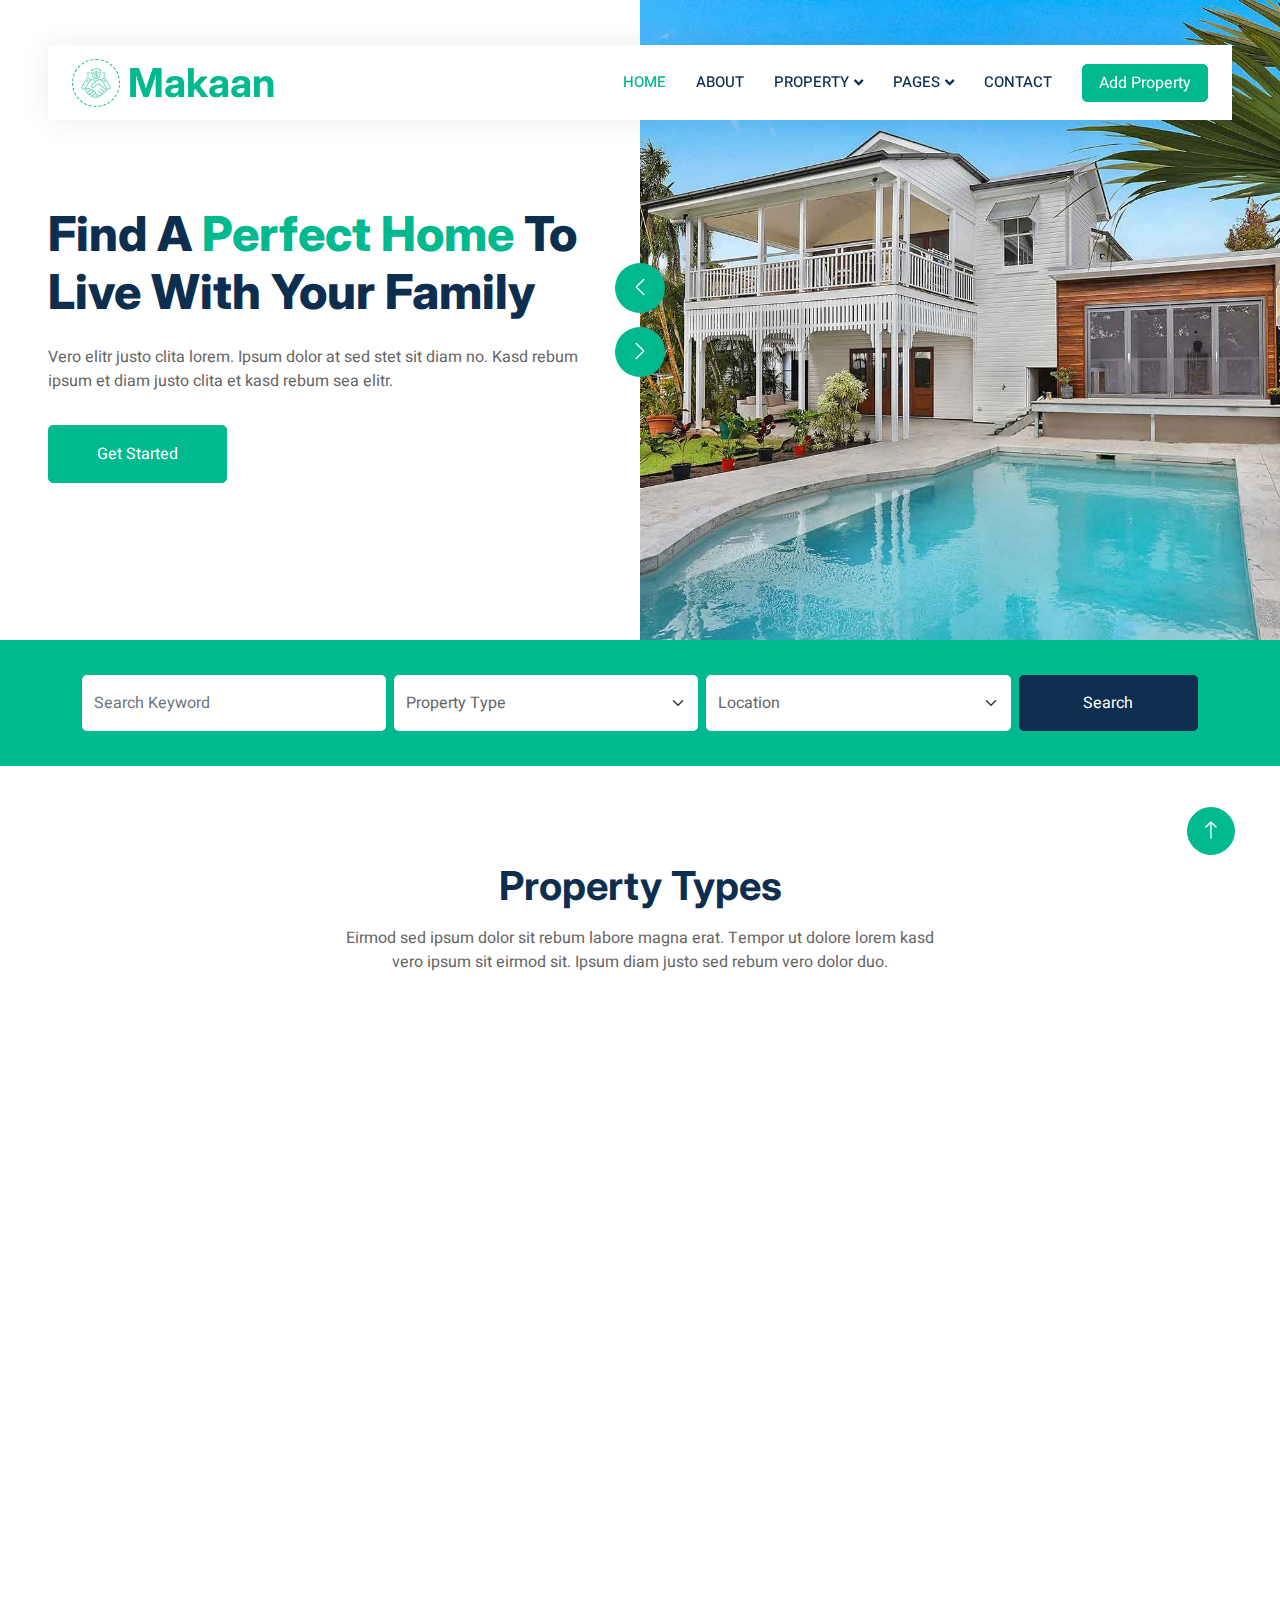
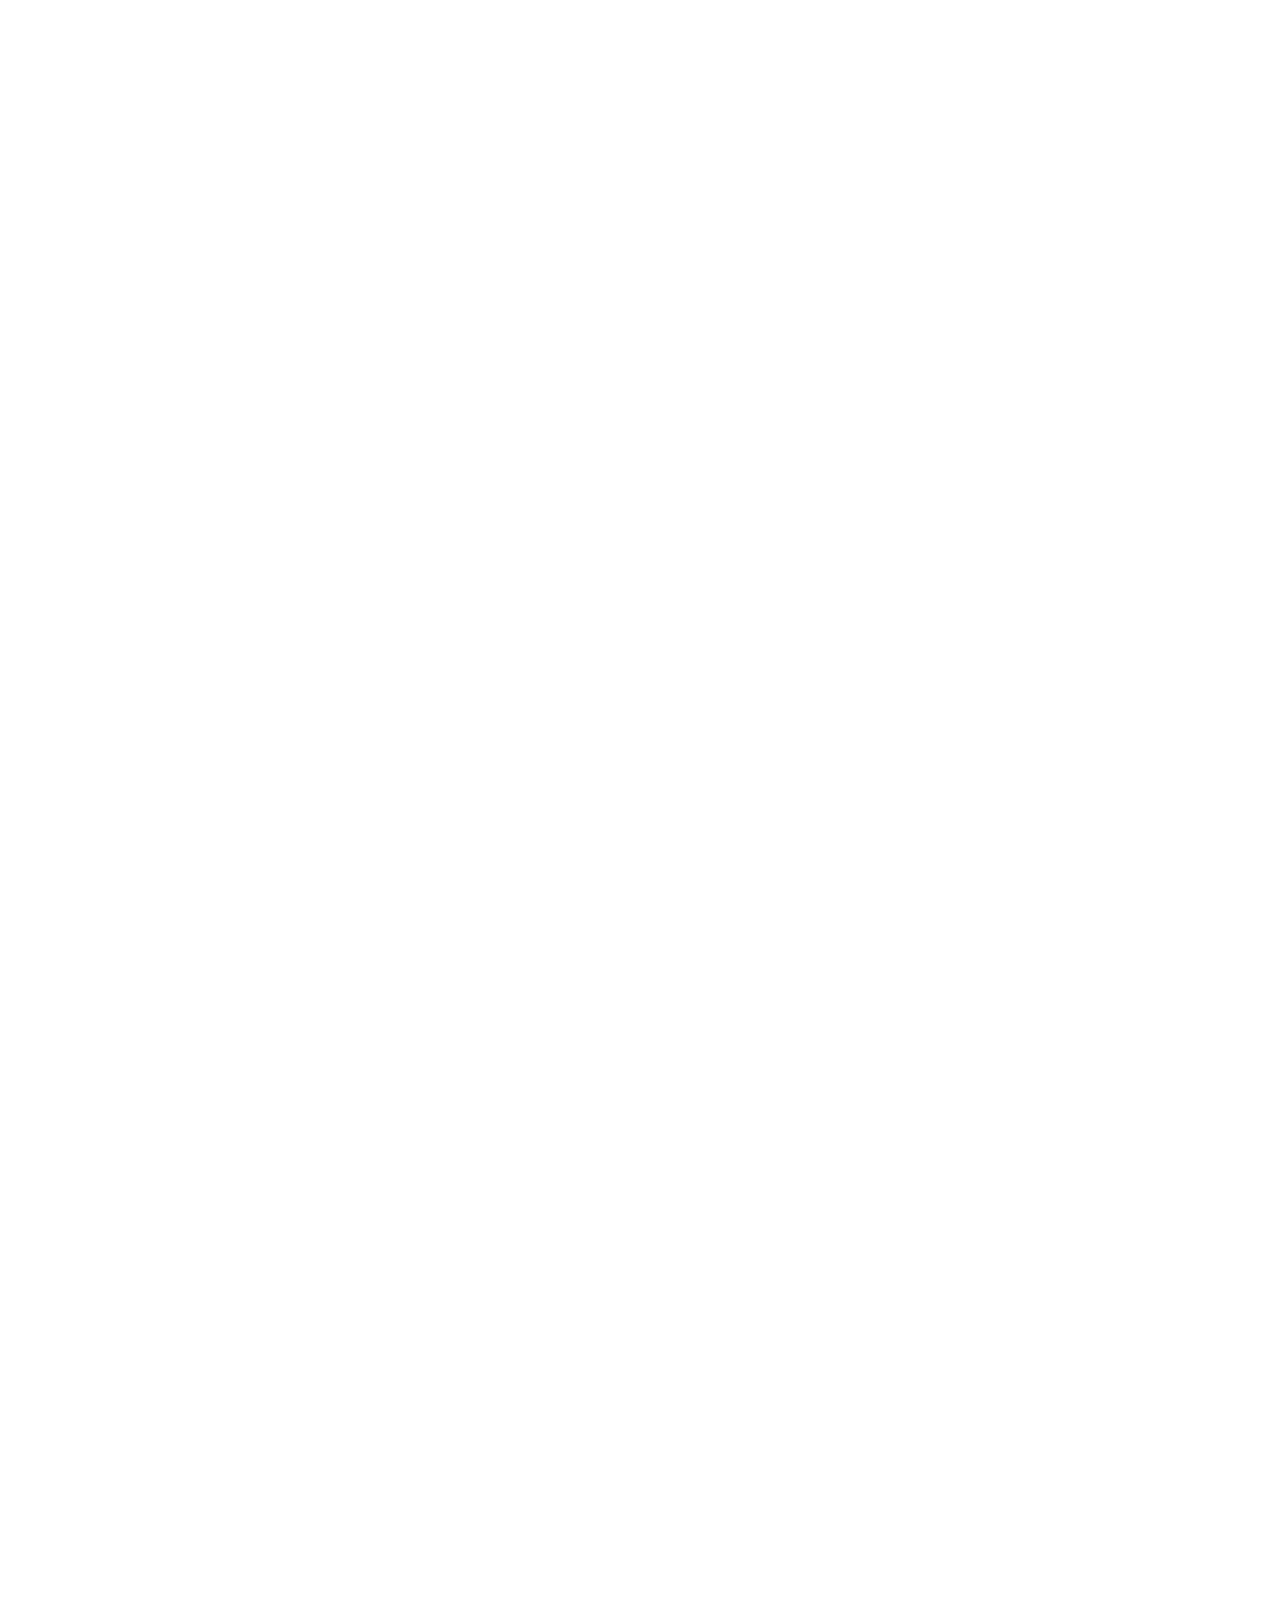
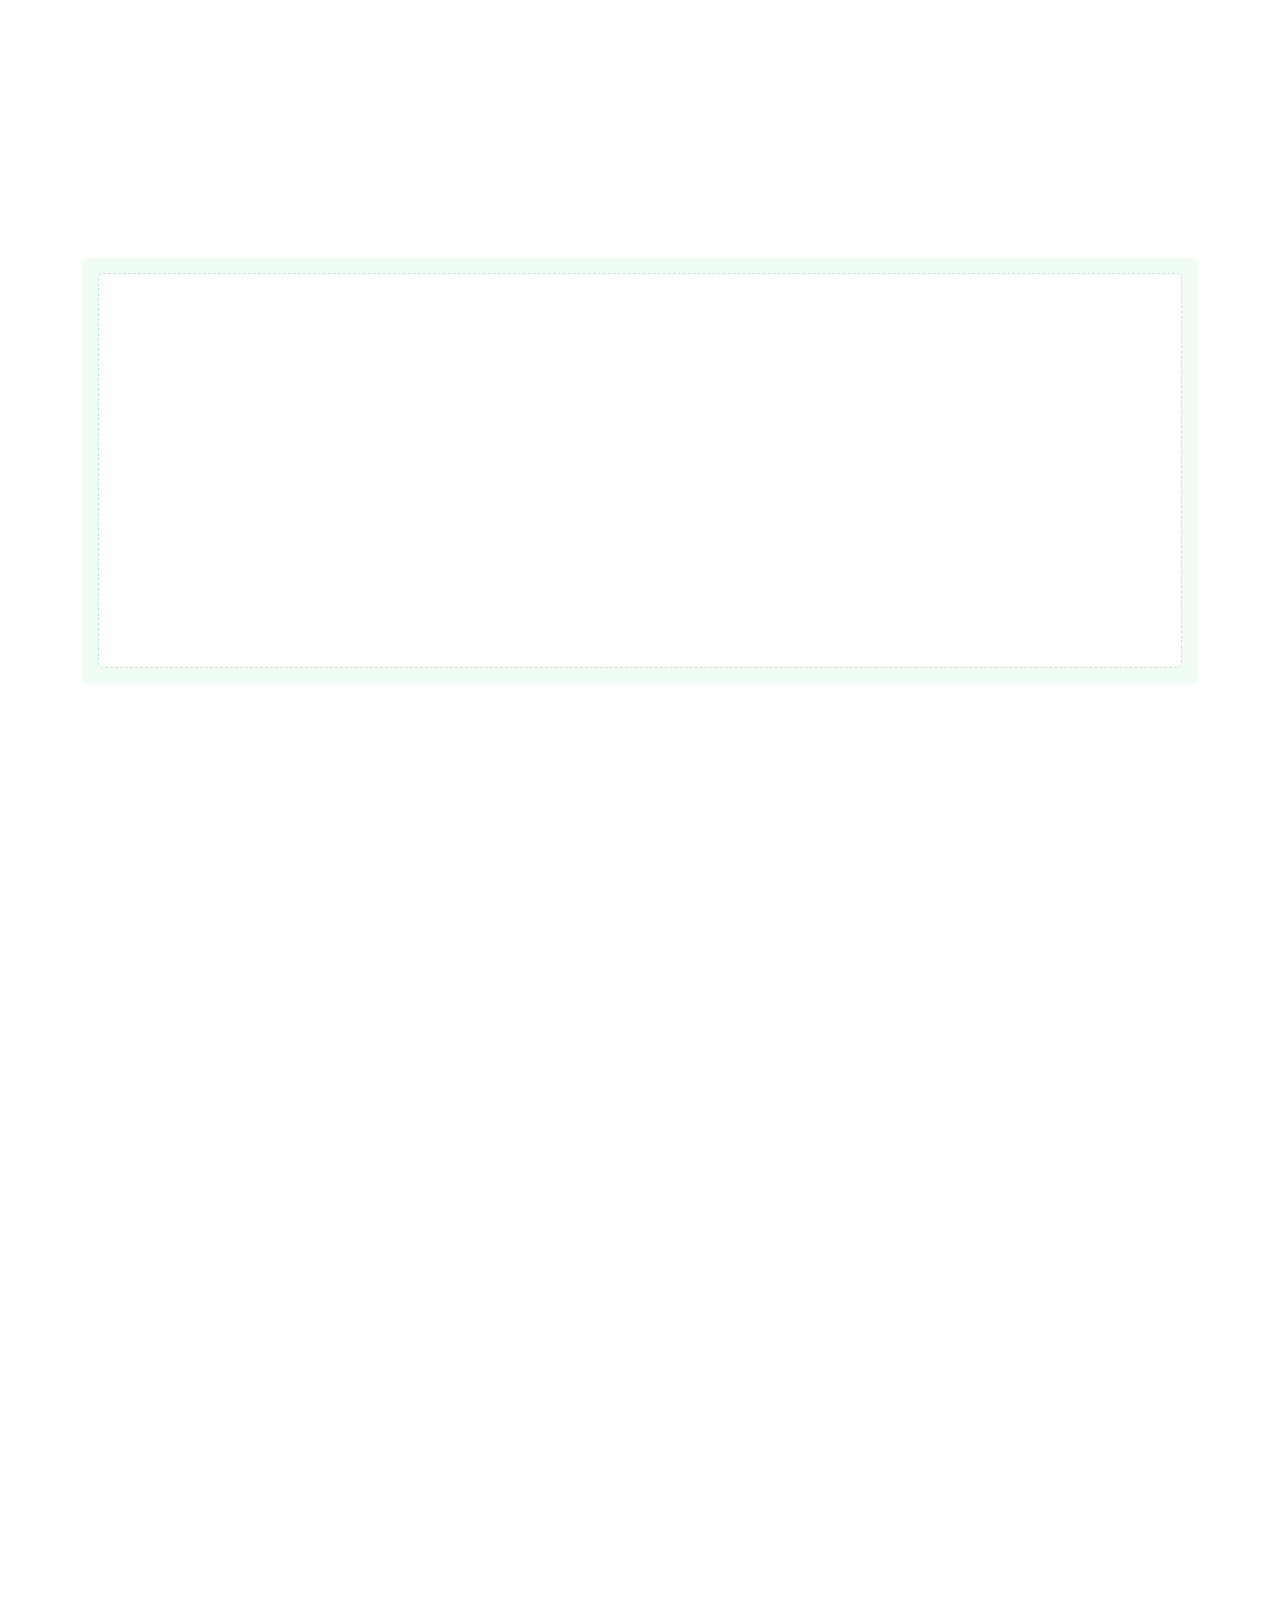
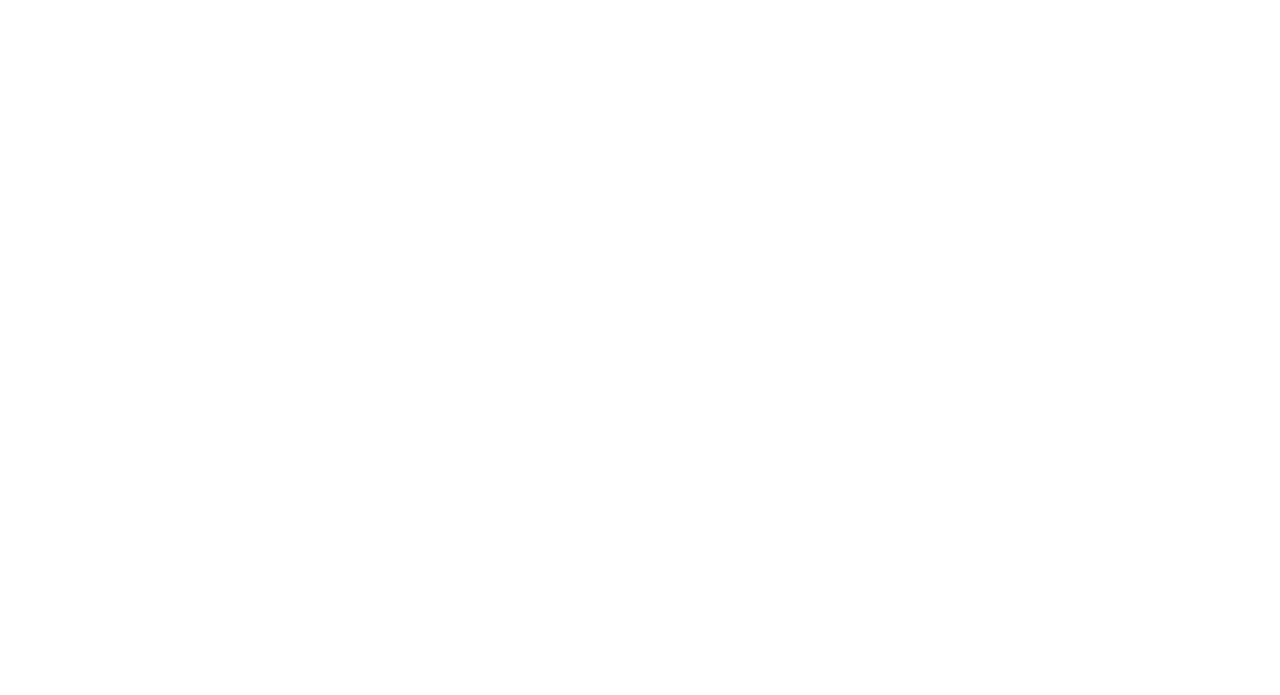
<file: website/real-estate/index.html>
<!DOCTYPE html>
<html lang="en">

<head>
    <meta charset="utf-8">
    <title>Makaan - Real Estate HTML Template</title>
    <meta content="width=device-width, initial-scale=1.0" name="viewport">
    <meta content="" name="keywords">
    <meta content="" name="description">

    <!-- Favicon -->
    <link href="img/favicon.ico" rel="icon">

    <!-- Google Web Fonts -->
    <link rel="preconnect" href="https://fonts.googleapis.com">
    <link rel="preconnect" href="https://fonts.gstatic.com" crossorigin>
    <link href="https://fonts.googleapis.com/css2?family=Heebo:wght@400;500;600&family=Inter:wght@700;800&display=swap" rel="stylesheet">
    
    <!-- Icon Font Stylesheet -->
    <link href="https://cdnjs.cloudflare.com/ajax/libs/font-awesome/5.10.0/css/all.min.css" rel="stylesheet">
    <link href="https://cdn.jsdelivr.net/npm/bootstrap-icons@1.4.1/font/bootstrap-icons.css" rel="stylesheet">

    <!-- Libraries Stylesheet -->
    <link href="lib/animate/animate.min.css" rel="stylesheet">
    <link href="lib/owlcarousel/assets/owl.carousel.min.css" rel="stylesheet">

    <!-- Customized Bootstrap Stylesheet -->
    <link href="css/bootstrap.min.css" rel="stylesheet">

    <!-- Template Stylesheet -->
    <link href="css/style.css" rel="stylesheet">
</head>

<body>
    <div class="container-xxl bg-white p-0">
        <!-- Spinner Start -->
        <div id="spinner" class="show bg-white position-fixed translate-middle w-100 vh-100 top-50 start-50 d-flex align-items-center justify-content-center">
            <div class="spinner-border text-primary" style="width: 3rem; height: 3rem;" role="status">
                <span class="sr-only">Loading...</span>
            </div>
        </div>
        <!-- Spinner End -->


        <!-- Navbar Start -->
        <div class="container-fluid nav-bar bg-transparent">
            <nav class="navbar navbar-expand-lg bg-white navbar-light py-0 px-4">
                <a href="index.html" class="navbar-brand d-flex align-items-center text-center">
                    <div class="icon p-2 me-2">
                        <img class="img-fluid" src="img/icon-deal.png" alt="Icon" style="width: 30px; height: 30px;">
                    </div>
                    <h1 class="m-0 text-primary">Makaan</h1>
                </a>
                <button type="button" class="navbar-toggler" data-bs-toggle="collapse" data-bs-target="#navbarCollapse">
                    <span class="navbar-toggler-icon"></span>
                </button>
                <div class="collapse navbar-collapse" id="navbarCollapse">
                    <div class="navbar-nav ms-auto">
                        <a href="index.html" class="nav-item nav-link active">Home</a>
                        <a href="about.html" class="nav-item nav-link">About</a>
                        <div class="nav-item dropdown">
                            <a href="#" class="nav-link dropdown-toggle" data-bs-toggle="dropdown">Property</a>
                            <div class="dropdown-menu rounded-0 m-0">
                                <a href="property-list.html" class="dropdown-item">Property List</a>
                                <a href="property-type.html" class="dropdown-item">Property Type</a>
                                <a href="property-agent.html" class="dropdown-item">Property Agent</a>
                            </div>
                        </div>
                        <div class="nav-item dropdown">
                            <a href="#" class="nav-link dropdown-toggle" data-bs-toggle="dropdown">Pages</a>
                            <div class="dropdown-menu rounded-0 m-0">
                                <a href="testimonial.html" class="dropdown-item">Testimonial</a>
                                <a href="404.html" class="dropdown-item">404 Error</a>
                            </div>
                        </div>
                        <a href="contact.html" class="nav-item nav-link">Contact</a>
                    </div>
                    <a href="" class="btn btn-primary px-3 d-none d-lg-flex">Add Property</a>
                </div>
            </nav>
        </div>
        <!-- Navbar End -->


        <!-- Header Start -->
        <div class="container-fluid header bg-white p-0">
            <div class="row g-0 align-items-center flex-column-reverse flex-md-row">
                <div class="col-md-6 p-5 mt-lg-5">
                    <h1 class="display-5 animated fadeIn mb-4">Find A <span class="text-primary">Perfect Home</span> To Live With Your Family</h1>
                    <p class="animated fadeIn mb-4 pb-2">Vero elitr justo clita lorem. Ipsum dolor at sed stet
                        sit diam no. Kasd rebum ipsum et diam justo clita et kasd rebum sea elitr.</p>
                    <a href="" class="btn btn-primary py-3 px-5 me-3 animated fadeIn">Get Started</a>
                </div>
                <div class="col-md-6 animated fadeIn">
                    <div class="owl-carousel header-carousel">
                        <div class="owl-carousel-item">
                            <img class="img-fluid" src="img/carousel-1.jpg" alt="">
                        </div>
                        <div class="owl-carousel-item">
                            <img class="img-fluid" src="img/carousel-2.jpg" alt="">
                        </div>
                    </div>
                </div>
            </div>
        </div>
        <!-- Header End -->


        <!-- Search Start -->
        <div class="container-fluid bg-primary mb-5 wow fadeIn" data-wow-delay="0.1s" style="padding: 35px;">
            <div class="container">
                <div class="row g-2">
                    <div class="col-md-10">
                        <div class="row g-2">
                            <div class="col-md-4">
                                <input type="text" class="form-control border-0 py-3" placeholder="Search Keyword">
                            </div>
                            <div class="col-md-4">
                                <select class="form-select border-0 py-3">
                                    <option selected>Property Type</option>
                                    <option value="1">Property Type 1</option>
                                    <option value="2">Property Type 2</option>
                                    <option value="3">Property Type 3</option>
                                </select>
                            </div>
                            <div class="col-md-4">
                                <select class="form-select border-0 py-3">
                                    <option selected>Location</option>
                                    <option value="1">Location 1</option>
                                    <option value="2">Location 2</option>
                                    <option value="3">Location 3</option>
                                </select>
                            </div>
                        </div>
                    </div>
                    <div class="col-md-2">
                        <button class="btn btn-dark border-0 w-100 py-3">Search</button>
                    </div>
                </div>
            </div>
        </div>
        <!-- Search End -->


        <!-- Category Start -->
        <div class="container-xxl py-5">
            <div class="container">
                <div class="text-center mx-auto mb-5 wow fadeInUp" data-wow-delay="0.1s" style="max-width: 600px;">
                    <h1 class="mb-3">Property Types</h1>
                    <p>Eirmod sed ipsum dolor sit rebum labore magna erat. Tempor ut dolore lorem kasd vero ipsum sit eirmod sit. Ipsum diam justo sed rebum vero dolor duo.</p>
                </div>
                <div class="row g-4">
                    <div class="col-lg-3 col-sm-6 wow fadeInUp" data-wow-delay="0.1s">
                        <a class="cat-item d-block bg-light text-center rounded p-3" href="">
                            <div class="rounded p-4">
                                <div class="icon mb-3">
                                    <img class="img-fluid" src="img/icon-apartment.png" alt="Icon">
                                </div>
                                <h6>Apartment</h6>
                                <span>123 Properties</span>
                            </div>
                        </a>
                    </div>
                    <div class="col-lg-3 col-sm-6 wow fadeInUp" data-wow-delay="0.3s">
                        <a class="cat-item d-block bg-light text-center rounded p-3" href="">
                            <div class="rounded p-4">
                                <div class="icon mb-3">
                                    <img class="img-fluid" src="img/icon-villa.png" alt="Icon">
                                </div>
                                <h6>Villa</h6>
                                <span>123 Properties</span>
                            </div>
                        </a>
                    </div>
                    <div class="col-lg-3 col-sm-6 wow fadeInUp" data-wow-delay="0.5s">
                        <a class="cat-item d-block bg-light text-center rounded p-3" href="">
                            <div class="rounded p-4">
                                <div class="icon mb-3">
                                    <img class="img-fluid" src="img/icon-house.png" alt="Icon">
                                </div>
                                <h6>Home</h6>
                                <span>123 Properties</span>
                            </div>
                        </a>
                    </div>
                    <div class="col-lg-3 col-sm-6 wow fadeInUp" data-wow-delay="0.7s">
                        <a class="cat-item d-block bg-light text-center rounded p-3" href="">
                            <div class="rounded p-4">
                                <div class="icon mb-3">
                                    <img class="img-fluid" src="img/icon-housing.png" alt="Icon">
                                </div>
                                <h6>Office</h6>
                                <span>123 Properties</span>
                            </div>
                        </a>
                    </div>
                    <div class="col-lg-3 col-sm-6 wow fadeInUp" data-wow-delay="0.1s">
                        <a class="cat-item d-block bg-light text-center rounded p-3" href="">
                            <div class="rounded p-4">
                                <div class="icon mb-3">
                                    <img class="img-fluid" src="img/icon-building.png" alt="Icon">
                                </div>
                                <h6>Building</h6>
                                <span>123 Properties</span>
                            </div>
                        </a>
                    </div>
                    <div class="col-lg-3 col-sm-6 wow fadeInUp" data-wow-delay="0.3s">
                        <a class="cat-item d-block bg-light text-center rounded p-3" href="">
                            <div class="rounded p-4">
                                <div class="icon mb-3">
                                    <img class="img-fluid" src="img/icon-neighborhood.png" alt="Icon">
                                </div>
                                <h6>Townhouse</h6>
                                <span>123 Properties</span>
                            </div>
                        </a>
                    </div>
                    <div class="col-lg-3 col-sm-6 wow fadeInUp" data-wow-delay="0.5s">
                        <a class="cat-item d-block bg-light text-center rounded p-3" href="">
                            <div class="rounded p-4">
                                <div class="icon mb-3">
                                    <img class="img-fluid" src="img/icon-condominium.png" alt="Icon">
                                </div>
                                <h6>Shop</h6>
                                <span>123 Properties</span>
                            </div>
                        </a>
                    </div>
                    <div class="col-lg-3 col-sm-6 wow fadeInUp" data-wow-delay="0.7s">
                        <a class="cat-item d-block bg-light text-center rounded p-3" href="">
                            <div class="rounded p-4">
                                <div class="icon mb-3">
                                    <img class="img-fluid" src="img/icon-luxury.png" alt="Icon">
                                </div>
                                <h6>Garage</h6>
                                <span>123 Properties</span>
                            </div>
                        </a>
                    </div>
                </div>
            </div>
        </div>
        <!-- Category End -->


        <!-- About Start -->
        <div class="container-xxl py-5">
            <div class="container">
                <div class="row g-5 align-items-center">
                    <div class="col-lg-6 wow fadeIn" data-wow-delay="0.1s">
                        <div class="about-img position-relative overflow-hidden p-5 pe-0">
                            <img class="img-fluid w-100" src="img/about.jpg">
                        </div>
                    </div>
                    <div class="col-lg-6 wow fadeIn" data-wow-delay="0.5s">
                        <h1 class="mb-4">#1 Place To Find The Perfect Property</h1>
                        <p class="mb-4">Tempor erat elitr rebum at clita. Diam dolor diam ipsum sit. Aliqu diam amet diam et eos. Clita erat ipsum et lorem et sit, sed stet lorem sit clita duo justo magna dolore erat amet</p>
                        <p><i class="fa fa-check text-primary me-3"></i>Tempor erat elitr rebum at clita</p>
                        <p><i class="fa fa-check text-primary me-3"></i>Aliqu diam amet diam et eos</p>
                        <p><i class="fa fa-check text-primary me-3"></i>Clita duo justo magna dolore erat amet</p>
                        <a class="btn btn-primary py-3 px-5 mt-3" href="">Read More</a>
                    </div>
                </div>
            </div>
        </div>
        <!-- About End -->


        <!-- Property List Start -->
        <div class="container-xxl py-5">
            <div class="container">
                <div class="row g-0 gx-5 align-items-end">
                    <div class="col-lg-6">
                        <div class="text-start mx-auto mb-5 wow slideInLeft" data-wow-delay="0.1s">
                            <h1 class="mb-3">Property Listing</h1>
                            <p>Eirmod sed ipsum dolor sit rebum labore magna erat. Tempor ut dolore lorem kasd vero ipsum sit eirmod sit diam justo sed rebum.</p>
                        </div>
                    </div>
                    <div class="col-lg-6 text-start text-lg-end wow slideInRight" data-wow-delay="0.1s">
                        <ul class="nav nav-pills d-inline-flex justify-content-end mb-5">
                            <li class="nav-item me-2">
                                <a class="btn btn-outline-primary active" data-bs-toggle="pill" href="#tab-1">Featured</a>
                            </li>
                            <li class="nav-item me-2">
                                <a class="btn btn-outline-primary" data-bs-toggle="pill" href="#tab-2">For Sell</a>
                            </li>
                            <li class="nav-item me-0">
                                <a class="btn btn-outline-primary" data-bs-toggle="pill" href="#tab-3">For Rent</a>
                            </li>
                        </ul>
                    </div>
                </div>
                <div class="tab-content">
                    <div id="tab-1" class="tab-pane fade show p-0 active">
                        <div class="row g-4">
                            <div class="col-lg-4 col-md-6 wow fadeInUp" data-wow-delay="0.1s">
                                <div class="property-item rounded overflow-hidden">
                                    <div class="position-relative overflow-hidden">
                                        <a href=""><img class="img-fluid" src="img/property-1.jpg" alt=""></a>
                                        <div class="bg-primary rounded text-white position-absolute start-0 top-0 m-4 py-1 px-3">For Sell</div>
                                        <div class="bg-white rounded-top text-primary position-absolute start-0 bottom-0 mx-4 pt-1 px-3">Appartment</div>
                                    </div>
                                    <div class="p-4 pb-0">
                                        <h5 class="text-primary mb-3">$12,345</h5>
                                        <a class="d-block h5 mb-2" href="">Golden Urban House For Sell</a>
                                        <p><i class="fa fa-map-marker-alt text-primary me-2"></i>123 Street, New York, USA</p>
                                    </div>
                                    <div class="d-flex border-top">
                                        <small class="flex-fill text-center border-end py-2"><i class="fa fa-ruler-combined text-primary me-2"></i>1000 Sqft</small>
                                        <small class="flex-fill text-center border-end py-2"><i class="fa fa-bed text-primary me-2"></i>3 Bed</small>
                                        <small class="flex-fill text-center py-2"><i class="fa fa-bath text-primary me-2"></i>2 Bath</small>
                                    </div>
                                </div>
                            </div>
                            <div class="col-lg-4 col-md-6 wow fadeInUp" data-wow-delay="0.3s">
                                <div class="property-item rounded overflow-hidden">
                                    <div class="position-relative overflow-hidden">
                                        <a href=""><img class="img-fluid" src="img/property-2.jpg" alt=""></a>
                                        <div class="bg-primary rounded text-white position-absolute start-0 top-0 m-4 py-1 px-3">For Rent</div>
                                        <div class="bg-white rounded-top text-primary position-absolute start-0 bottom-0 mx-4 pt-1 px-3">Villa</div>
                                    </div>
                                    <div class="p-4 pb-0">
                                        <h5 class="text-primary mb-3">$12,345</h5>
                                        <a class="d-block h5 mb-2" href="">Golden Urban House For Sell</a>
                                        <p><i class="fa fa-map-marker-alt text-primary me-2"></i>123 Street, New York, USA</p>
                                    </div>
                                    <div class="d-flex border-top">
                                        <small class="flex-fill text-center border-end py-2"><i class="fa fa-ruler-combined text-primary me-2"></i>1000 Sqft</small>
                                        <small class="flex-fill text-center border-end py-2"><i class="fa fa-bed text-primary me-2"></i>3 Bed</small>
                                        <small class="flex-fill text-center py-2"><i class="fa fa-bath text-primary me-2"></i>2 Bath</small>
                                    </div>
                                </div>
                            </div>
                            <div class="col-lg-4 col-md-6 wow fadeInUp" data-wow-delay="0.5s">
                                <div class="property-item rounded overflow-hidden">
                                    <div class="position-relative overflow-hidden">
                                        <a href=""><img class="img-fluid" src="img/property-3.jpg" alt=""></a>
                                        <div class="bg-primary rounded text-white position-absolute start-0 top-0 m-4 py-1 px-3">For Sell</div>
                                        <div class="bg-white rounded-top text-primary position-absolute start-0 bottom-0 mx-4 pt-1 px-3">Office</div>
                                    </div>
                                    <div class="p-4 pb-0">
                                        <h5 class="text-primary mb-3">$12,345</h5>
                                        <a class="d-block h5 mb-2" href="">Golden Urban House For Sell</a>
                                        <p><i class="fa fa-map-marker-alt text-primary me-2"></i>123 Street, New York, USA</p>
                                    </div>
                                    <div class="d-flex border-top">
                                        <small class="flex-fill text-center border-end py-2"><i class="fa fa-ruler-combined text-primary me-2"></i>1000 Sqft</small>
                                        <small class="flex-fill text-center border-end py-2"><i class="fa fa-bed text-primary me-2"></i>3 Bed</small>
                                        <small class="flex-fill text-center py-2"><i class="fa fa-bath text-primary me-2"></i>2 Bath</small>
                                    </div>
                                </div>
                            </div>
                            <div class="col-lg-4 col-md-6 wow fadeInUp" data-wow-delay="0.1s">
                                <div class="property-item rounded overflow-hidden">
                                    <div class="position-relative overflow-hidden">
                                        <a href=""><img class="img-fluid" src="img/property-4.jpg" alt=""></a>
                                        <div class="bg-primary rounded text-white position-absolute start-0 top-0 m-4 py-1 px-3">For Rent</div>
                                        <div class="bg-white rounded-top text-primary position-absolute start-0 bottom-0 mx-4 pt-1 px-3">Building</div>
                                    </div>
                                    <div class="p-4 pb-0">
                                        <h5 class="text-primary mb-3">$12,345</h5>
                                        <a class="d-block h5 mb-2" href="">Golden Urban House For Sell</a>
                                        <p><i class="fa fa-map-marker-alt text-primary me-2"></i>123 Street, New York, USA</p>
                                    </div>
                                    <div class="d-flex border-top">
                                        <small class="flex-fill text-center border-end py-2"><i class="fa fa-ruler-combined text-primary me-2"></i>1000 Sqft</small>
                                        <small class="flex-fill text-center border-end py-2"><i class="fa fa-bed text-primary me-2"></i>3 Bed</small>
                                        <small class="flex-fill text-center py-2"><i class="fa fa-bath text-primary me-2"></i>2 Bath</small>
                                    </div>
                                </div>
                            </div>
                            <div class="col-lg-4 col-md-6 wow fadeInUp" data-wow-delay="0.3s">
                                <div class="property-item rounded overflow-hidden">
                                    <div class="position-relative overflow-hidden">
                                        <a href=""><img class="img-fluid" src="img/property-5.jpg" alt=""></a>
                                        <div class="bg-primary rounded text-white position-absolute start-0 top-0 m-4 py-1 px-3">For Sell</div>
                                        <div class="bg-white rounded-top text-primary position-absolute start-0 bottom-0 mx-4 pt-1 px-3">Home</div>
                                    </div>
                                    <div class="p-4 pb-0">
                                        <h5 class="text-primary mb-3">$12,345</h5>
                                        <a class="d-block h5 mb-2" href="">Golden Urban House For Sell</a>
                                        <p><i class="fa fa-map-marker-alt text-primary me-2"></i>123 Street, New York, USA</p>
                                    </div>
                                    <div class="d-flex border-top">
                                        <small class="flex-fill text-center border-end py-2"><i class="fa fa-ruler-combined text-primary me-2"></i>1000 Sqft</small>
                                        <small class="flex-fill text-center border-end py-2"><i class="fa fa-bed text-primary me-2"></i>3 Bed</small>
                                        <small class="flex-fill text-center py-2"><i class="fa fa-bath text-primary me-2"></i>2 Bath</small>
                                    </div>
                                </div>
                            </div>
                            <div class="col-lg-4 col-md-6 wow fadeInUp" data-wow-delay="0.5s">
                                <div class="property-item rounded overflow-hidden">
                                    <div class="position-relative overflow-hidden">
                                        <a href=""><img class="img-fluid" src="img/property-6.jpg" alt=""></a>
                                        <div class="bg-primary rounded text-white position-absolute start-0 top-0 m-4 py-1 px-3">For Rent</div>
                                        <div class="bg-white rounded-top text-primary position-absolute start-0 bottom-0 mx-4 pt-1 px-3">Shop</div>
                                    </div>
                                    <div class="p-4 pb-0">
                                        <h5 class="text-primary mb-3">$12,345</h5>
                                        <a class="d-block h5 mb-2" href="">Golden Urban House For Sell</a>
                                        <p><i class="fa fa-map-marker-alt text-primary me-2"></i>123 Street, New York, USA</p>
                                    </div>
                                    <div class="d-flex border-top">
                                        <small class="flex-fill text-center border-end py-2"><i class="fa fa-ruler-combined text-primary me-2"></i>1000 Sqft</small>
                                        <small class="flex-fill text-center border-end py-2"><i class="fa fa-bed text-primary me-2"></i>3 Bed</small>
                                        <small class="flex-fill text-center py-2"><i class="fa fa-bath text-primary me-2"></i>2 Bath</small>
                                    </div>
                                </div>
                            </div>
                            <div class="col-12 text-center wow fadeInUp" data-wow-delay="0.1s">
                                <a class="btn btn-primary py-3 px-5" href="">Browse More Property</a>
                            </div>
                        </div>
                    </div>
                    <div id="tab-2" class="tab-pane fade show p-0">
                        <div class="row g-4">
                            <div class="col-lg-4 col-md-6">
                                <div class="property-item rounded overflow-hidden">
                                    <div class="position-relative overflow-hidden">
                                        <a href=""><img class="img-fluid" src="img/property-1.jpg" alt=""></a>
                                        <div class="bg-primary rounded text-white position-absolute start-0 top-0 m-4 py-1 px-3">For Sell</div>
                                        <div class="bg-white rounded-top text-primary position-absolute start-0 bottom-0 mx-4 pt-1 px-3">Appartment</div>
                                    </div>
                                    <div class="p-4 pb-0">
                                        <h5 class="text-primary mb-3">$12,345</h5>
                                        <a class="d-block h5 mb-2" href="">Golden Urban House For Sell</a>
                                        <p><i class="fa fa-map-marker-alt text-primary me-2"></i>123 Street, New York, USA</p>
                                    </div>
                                    <div class="d-flex border-top">
                                        <small class="flex-fill text-center border-end py-2"><i class="fa fa-ruler-combined text-primary me-2"></i>1000 Sqft</small>
                                        <small class="flex-fill text-center border-end py-2"><i class="fa fa-bed text-primary me-2"></i>3 Bed</small>
                                        <small class="flex-fill text-center py-2"><i class="fa fa-bath text-primary me-2"></i>2 Bath</small>
                                    </div>
                                </div>
                            </div>
                            <div class="col-lg-4 col-md-6">
                                <div class="property-item rounded overflow-hidden">
                                    <div class="position-relative overflow-hidden">
                                        <a href=""><img class="img-fluid" src="img/property-2.jpg" alt=""></a>
                                        <div class="bg-primary rounded text-white position-absolute start-0 top-0 m-4 py-1 px-3">For Rent</div>
                                        <div class="bg-white rounded-top text-primary position-absolute start-0 bottom-0 mx-4 pt-1 px-3">Villa</div>
                                    </div>
                                    <div class="p-4 pb-0">
                                        <h5 class="text-primary mb-3">$12,345</h5>
                                        <a class="d-block h5 mb-2" href="">Golden Urban House For Sell</a>
                                        <p><i class="fa fa-map-marker-alt text-primary me-2"></i>123 Street, New York, USA</p>
                                    </div>
                                    <div class="d-flex border-top">
                                        <small class="flex-fill text-center border-end py-2"><i class="fa fa-ruler-combined text-primary me-2"></i>1000 Sqft</small>
                                        <small class="flex-fill text-center border-end py-2"><i class="fa fa-bed text-primary me-2"></i>3 Bed</small>
                                        <small class="flex-fill text-center py-2"><i class="fa fa-bath text-primary me-2"></i>2 Bath</small>
                                    </div>
                                </div>
                            </div>
                            <div class="col-lg-4 col-md-6">
                                <div class="property-item rounded overflow-hidden">
                                    <div class="position-relative overflow-hidden">
                                        <a href=""><img class="img-fluid" src="img/property-3.jpg" alt=""></a>
                                        <div class="bg-primary rounded text-white position-absolute start-0 top-0 m-4 py-1 px-3">For Sell</div>
                                        <div class="bg-white rounded-top text-primary position-absolute start-0 bottom-0 mx-4 pt-1 px-3">Office</div>
                                    </div>
                                    <div class="p-4 pb-0">
                                        <h5 class="text-primary mb-3">$12,345</h5>
                                        <a class="d-block h5 mb-2" href="">Golden Urban House For Sell</a>
                                        <p><i class="fa fa-map-marker-alt text-primary me-2"></i>123 Street, New York, USA</p>
                                    </div>
                                    <div class="d-flex border-top">
                                        <small class="flex-fill text-center border-end py-2"><i class="fa fa-ruler-combined text-primary me-2"></i>1000 Sqft</small>
                                        <small class="flex-fill text-center border-end py-2"><i class="fa fa-bed text-primary me-2"></i>3 Bed</small>
                                        <small class="flex-fill text-center py-2"><i class="fa fa-bath text-primary me-2"></i>2 Bath</small>
                                    </div>
                                </div>
                            </div>
                            <div class="col-lg-4 col-md-6">
                                <div class="property-item rounded overflow-hidden">
                                    <div class="position-relative overflow-hidden">
                                        <a href=""><img class="img-fluid" src="img/property-4.jpg" alt=""></a>
                                        <div class="bg-primary rounded text-white position-absolute start-0 top-0 m-4 py-1 px-3">For Rent</div>
                                        <div class="bg-white rounded-top text-primary position-absolute start-0 bottom-0 mx-4 pt-1 px-3">Building</div>
                                    </div>
                                    <div class="p-4 pb-0">
                                        <h5 class="text-primary mb-3">$12,345</h5>
                                        <a class="d-block h5 mb-2" href="">Golden Urban House For Sell</a>
                                        <p><i class="fa fa-map-marker-alt text-primary me-2"></i>123 Street, New York, USA</p>
                                    </div>
                                    <div class="d-flex border-top">
                                        <small class="flex-fill text-center border-end py-2"><i class="fa fa-ruler-combined text-primary me-2"></i>1000 Sqft</small>
                                        <small class="flex-fill text-center border-end py-2"><i class="fa fa-bed text-primary me-2"></i>3 Bed</small>
                                        <small class="flex-fill text-center py-2"><i class="fa fa-bath text-primary me-2"></i>2 Bath</small>
                                    </div>
                                </div>
                            </div>
                            <div class="col-lg-4 col-md-6">
                                <div class="property-item rounded overflow-hidden">
                                    <div class="position-relative overflow-hidden">
                                        <a href=""><img class="img-fluid" src="img/property-5.jpg" alt=""></a>
                                        <div class="bg-primary rounded text-white position-absolute start-0 top-0 m-4 py-1 px-3">For Sell</div>
                                        <div class="bg-white rounded-top text-primary position-absolute start-0 bottom-0 mx-4 pt-1 px-3">Home</div>
                                    </div>
                                    <div class="p-4 pb-0">
                                        <h5 class="text-primary mb-3">$12,345</h5>
                                        <a class="d-block h5 mb-2" href="">Golden Urban House For Sell</a>
                                        <p><i class="fa fa-map-marker-alt text-primary me-2"></i>123 Street, New York, USA</p>
                                    </div>
                                    <div class="d-flex border-top">
                                        <small class="flex-fill text-center border-end py-2"><i class="fa fa-ruler-combined text-primary me-2"></i>1000 Sqft</small>
                                        <small class="flex-fill text-center border-end py-2"><i class="fa fa-bed text-primary me-2"></i>3 Bed</small>
                                        <small class="flex-fill text-center py-2"><i class="fa fa-bath text-primary me-2"></i>2 Bath</small>
                                    </div>
                                </div>
                            </div>
                            <div class="col-lg-4 col-md-6">
                                <div class="property-item rounded overflow-hidden">
                                    <div class="position-relative overflow-hidden">
                                        <a href=""><img class="img-fluid" src="img/property-6.jpg" alt=""></a>
                                        <div class="bg-primary rounded text-white position-absolute start-0 top-0 m-4 py-1 px-3">For Rent</div>
                                        <div class="bg-white rounded-top text-primary position-absolute start-0 bottom-0 mx-4 pt-1 px-3">Shop</div>
                                    </div>
                                    <div class="p-4 pb-0">
                                        <h5 class="text-primary mb-3">$12,345</h5>
                                        <a class="d-block h5 mb-2" href="">Golden Urban House For Sell</a>
                                        <p><i class="fa fa-map-marker-alt text-primary me-2"></i>123 Street, New York, USA</p>
                                    </div>
                                    <div class="d-flex border-top">
                                        <small class="flex-fill text-center border-end py-2"><i class="fa fa-ruler-combined text-primary me-2"></i>1000 Sqft</small>
                                        <small class="flex-fill text-center border-end py-2"><i class="fa fa-bed text-primary me-2"></i>3 Bed</small>
                                        <small class="flex-fill text-center py-2"><i class="fa fa-bath text-primary me-2"></i>2 Bath</small>
                                    </div>
                                </div>
                            </div>
                            <div class="col-12 text-center">
                                <a class="btn btn-primary py-3 px-5" href="">Browse More Property</a>
                            </div>
                        </div>
                    </div>
                    <div id="tab-3" class="tab-pane fade show p-0">
                        <div class="row g-4">
                            <div class="col-lg-4 col-md-6">
                                <div class="property-item rounded overflow-hidden">
                                    <div class="position-relative overflow-hidden">
                                        <a href=""><img class="img-fluid" src="img/property-1.jpg" alt=""></a>
                                        <div class="bg-primary rounded text-white position-absolute start-0 top-0 m-4 py-1 px-3">For Sell</div>
                                        <div class="bg-white rounded-top text-primary position-absolute start-0 bottom-0 mx-4 pt-1 px-3">Appartment</div>
                                    </div>
                                    <div class="p-4 pb-0">
                                        <h5 class="text-primary mb-3">$12,345</h5>
                                        <a class="d-block h5 mb-2" href="">Golden Urban House For Sell</a>
                                        <p><i class="fa fa-map-marker-alt text-primary me-2"></i>123 Street, New York, USA</p>
                                    </div>
                                    <div class="d-flex border-top">
                                        <small class="flex-fill text-center border-end py-2"><i class="fa fa-ruler-combined text-primary me-2"></i>1000 Sqft</small>
                                        <small class="flex-fill text-center border-end py-2"><i class="fa fa-bed text-primary me-2"></i>3 Bed</small>
                                        <small class="flex-fill text-center py-2"><i class="fa fa-bath text-primary me-2"></i>2 Bath</small>
                                    </div>
                                </div>
                            </div>
                            <div class="col-lg-4 col-md-6">
                                <div class="property-item rounded overflow-hidden">
                                    <div class="position-relative overflow-hidden">
                                        <a href=""><img class="img-fluid" src="img/property-2.jpg" alt=""></a>
                                        <div class="bg-primary rounded text-white position-absolute start-0 top-0 m-4 py-1 px-3">For Rent</div>
                                        <div class="bg-white rounded-top text-primary position-absolute start-0 bottom-0 mx-4 pt-1 px-3">Villa</div>
                                    </div>
                                    <div class="p-4 pb-0">
                                        <h5 class="text-primary mb-3">$12,345</h5>
                                        <a class="d-block h5 mb-2" href="">Golden Urban House For Sell</a>
                                        <p><i class="fa fa-map-marker-alt text-primary me-2"></i>123 Street, New York, USA</p>
                                    </div>
                                    <div class="d-flex border-top">
                                        <small class="flex-fill text-center border-end py-2"><i class="fa fa-ruler-combined text-primary me-2"></i>1000 Sqft</small>
                                        <small class="flex-fill text-center border-end py-2"><i class="fa fa-bed text-primary me-2"></i>3 Bed</small>
                                        <small class="flex-fill text-center py-2"><i class="fa fa-bath text-primary me-2"></i>2 Bath</small>
                                    </div>
                                </div>
                            </div>
                            <div class="col-lg-4 col-md-6">
                                <div class="property-item rounded overflow-hidden">
                                    <div class="position-relative overflow-hidden">
                                        <a href=""><img class="img-fluid" src="img/property-3.jpg" alt=""></a>
                                        <div class="bg-primary rounded text-white position-absolute start-0 top-0 m-4 py-1 px-3">For Sell</div>
                                        <div class="bg-white rounded-top text-primary position-absolute start-0 bottom-0 mx-4 pt-1 px-3">Office</div>
                                    </div>
                                    <div class="p-4 pb-0">
                                        <h5 class="text-primary mb-3">$12,345</h5>
                                        <a class="d-block h5 mb-2" href="">Golden Urban House For Sell</a>
                                        <p><i class="fa fa-map-marker-alt text-primary me-2"></i>123 Street, New York, USA</p>
                                    </div>
                                    <div class="d-flex border-top">
                                        <small class="flex-fill text-center border-end py-2"><i class="fa fa-ruler-combined text-primary me-2"></i>1000 Sqft</small>
                                        <small class="flex-fill text-center border-end py-2"><i class="fa fa-bed text-primary me-2"></i>3 Bed</small>
                                        <small class="flex-fill text-center py-2"><i class="fa fa-bath text-primary me-2"></i>2 Bath</small>
                                    </div>
                                </div>
                            </div>
                            <div class="col-lg-4 col-md-6">
                                <div class="property-item rounded overflow-hidden">
                                    <div class="position-relative overflow-hidden">
                                        <a href=""><img class="img-fluid" src="img/property-4.jpg" alt=""></a>
                                        <div class="bg-primary rounded text-white position-absolute start-0 top-0 m-4 py-1 px-3">For Rent</div>
                                        <div class="bg-white rounded-top text-primary position-absolute start-0 bottom-0 mx-4 pt-1 px-3">Building</div>
                                    </div>
                                    <div class="p-4 pb-0">
                                        <h5 class="text-primary mb-3">$12,345</h5>
                                        <a class="d-block h5 mb-2" href="">Golden Urban House For Sell</a>
                                        <p><i class="fa fa-map-marker-alt text-primary me-2"></i>123 Street, New York, USA</p>
                                    </div>
                                    <div class="d-flex border-top">
                                        <small class="flex-fill text-center border-end py-2"><i class="fa fa-ruler-combined text-primary me-2"></i>1000 Sqft</small>
                                        <small class="flex-fill text-center border-end py-2"><i class="fa fa-bed text-primary me-2"></i>3 Bed</small>
                                        <small class="flex-fill text-center py-2"><i class="fa fa-bath text-primary me-2"></i>2 Bath</small>
                                    </div>
                                </div>
                            </div>
                            <div class="col-lg-4 col-md-6">
                                <div class="property-item rounded overflow-hidden">
                                    <div class="position-relative overflow-hidden">
                                        <a href=""><img class="img-fluid" src="img/property-5.jpg" alt=""></a>
                                        <div class="bg-primary rounded text-white position-absolute start-0 top-0 m-4 py-1 px-3">For Sell</div>
                                        <div class="bg-white rounded-top text-primary position-absolute start-0 bottom-0 mx-4 pt-1 px-3">Home</div>
                                    </div>
                                    <div class="p-4 pb-0">
                                        <h5 class="text-primary mb-3">$12,345</h5>
                                        <a class="d-block h5 mb-2" href="">Golden Urban House For Sell</a>
                                        <p><i class="fa fa-map-marker-alt text-primary me-2"></i>123 Street, New York, USA</p>
                                    </div>
                                    <div class="d-flex border-top">
                                        <small class="flex-fill text-center border-end py-2"><i class="fa fa-ruler-combined text-primary me-2"></i>1000 Sqft</small>
                                        <small class="flex-fill text-center border-end py-2"><i class="fa fa-bed text-primary me-2"></i>3 Bed</small>
                                        <small class="flex-fill text-center py-2"><i class="fa fa-bath text-primary me-2"></i>2 Bath</small>
                                    </div>
                                </div>
                            </div>
                            <div class="col-lg-4 col-md-6">
                                <div class="property-item rounded overflow-hidden">
                                    <div class="position-relative overflow-hidden">
                                        <a href=""><img class="img-fluid" src="img/property-6.jpg" alt=""></a>
                                        <div class="bg-primary rounded text-white position-absolute start-0 top-0 m-4 py-1 px-3">For Rent</div>
                                        <div class="bg-white rounded-top text-primary position-absolute start-0 bottom-0 mx-4 pt-1 px-3">Shop</div>
                                    </div>
                                    <div class="p-4 pb-0">
                                        <h5 class="text-primary mb-3">$12,345</h5>
                                        <a class="d-block h5 mb-2" href="">Golden Urban House For Sell</a>
                                        <p><i class="fa fa-map-marker-alt text-primary me-2"></i>123 Street, New York, USA</p>
                                    </div>
                                    <div class="d-flex border-top">
                                        <small class="flex-fill text-center border-end py-2"><i class="fa fa-ruler-combined text-primary me-2"></i>1000 Sqft</small>
                                        <small class="flex-fill text-center border-end py-2"><i class="fa fa-bed text-primary me-2"></i>3 Bed</small>
                                        <small class="flex-fill text-center py-2"><i class="fa fa-bath text-primary me-2"></i>2 Bath</small>
                                    </div>
                                </div>
                            </div>
                            <div class="col-12 text-center">
                                <a class="btn btn-primary py-3 px-5" href="">Browse More Property</a>
                            </div>
                        </div>
                    </div>
                </div>
            </div>
        </div>
        <!-- Property List End -->


        <!-- Call to Action Start -->
        <div class="container-xxl py-5">
            <div class="container">
                <div class="bg-light rounded p-3">
                    <div class="bg-white rounded p-4" style="border: 1px dashed rgba(0, 185, 142, .3)">
                        <div class="row g-5 align-items-center">
                            <div class="col-lg-6 wow fadeIn" data-wow-delay="0.1s">
                                <img class="img-fluid rounded w-100" src="img/call-to-action.jpg" alt="">
                            </div>
                            <div class="col-lg-6 wow fadeIn" data-wow-delay="0.5s">
                                <div class="mb-4">
                                    <h1 class="mb-3">Contact With Our Certified Agent</h1>
                                    <p>Eirmod sed ipsum dolor sit rebum magna erat. Tempor lorem kasd vero ipsum sit sit diam justo sed vero dolor duo.</p>
                                </div>
                                <a href="" class="btn btn-primary py-3 px-4 me-2"><i class="fa fa-phone-alt me-2"></i>Make A Call</a>
                                <a href="" class="btn btn-dark py-3 px-4"><i class="fa fa-calendar-alt me-2"></i>Get Appoinment</a>
                            </div>
                        </div>
                    </div>
                </div>
            </div>
        </div>
        <!-- Call to Action End -->


        <!-- Team Start -->
        <div class="container-xxl py-5">
            <div class="container">
                <div class="text-center mx-auto mb-5 wow fadeInUp" data-wow-delay="0.1s" style="max-width: 600px;">
                    <h1 class="mb-3">Property Agents</h1>
                    <p>Eirmod sed ipsum dolor sit rebum labore magna erat. Tempor ut dolore lorem kasd vero ipsum sit eirmod sit. Ipsum diam justo sed rebum vero dolor duo.</p>
                </div>
                <div class="row g-4">
                    <div class="col-lg-3 col-md-6 wow fadeInUp" data-wow-delay="0.1s">
                        <div class="team-item rounded overflow-hidden">
                            <div class="position-relative">
                                <img class="img-fluid" src="img/team-1.jpg" alt="">
                                <div class="position-absolute start-50 top-100 translate-middle d-flex align-items-center">
                                    <a class="btn btn-square mx-1" href=""><i class="fab fa-facebook-f"></i></a>
                                    <a class="btn btn-square mx-1" href=""><i class="fab fa-twitter"></i></a>
                                    <a class="btn btn-square mx-1" href=""><i class="fab fa-instagram"></i></a>
                                </div>
                            </div>
                            <div class="text-center p-4 mt-3">
                                <h5 class="fw-bold mb-0">Full Name</h5>
                                <small>Designation</small>
                            </div>
                        </div>
                    </div>
                    <div class="col-lg-3 col-md-6 wow fadeInUp" data-wow-delay="0.3s">
                        <div class="team-item rounded overflow-hidden">
                            <div class="position-relative">
                                <img class="img-fluid" src="img/team-2.jpg" alt="">
                                <div class="position-absolute start-50 top-100 translate-middle d-flex align-items-center">
                                    <a class="btn btn-square mx-1" href=""><i class="fab fa-facebook-f"></i></a>
                                    <a class="btn btn-square mx-1" href=""><i class="fab fa-twitter"></i></a>
                                    <a class="btn btn-square mx-1" href=""><i class="fab fa-instagram"></i></a>
                                </div>
                            </div>
                            <div class="text-center p-4 mt-3">
                                <h5 class="fw-bold mb-0">Full Name</h5>
                                <small>Designation</small>
                            </div>
                        </div>
                    </div>
                    <div class="col-lg-3 col-md-6 wow fadeInUp" data-wow-delay="0.5s">
                        <div class="team-item rounded overflow-hidden">
                            <div class="position-relative">
                                <img class="img-fluid" src="img/team-3.jpg" alt="">
                                <div class="position-absolute start-50 top-100 translate-middle d-flex align-items-center">
                                    <a class="btn btn-square mx-1" href=""><i class="fab fa-facebook-f"></i></a>
                                    <a class="btn btn-square mx-1" href=""><i class="fab fa-twitter"></i></a>
                                    <a class="btn btn-square mx-1" href=""><i class="fab fa-instagram"></i></a>
                                </div>
                            </div>
                            <div class="text-center p-4 mt-3">
                                <h5 class="fw-bold mb-0">Full Name</h5>
                                <small>Designation</small>
                            </div>
                        </div>
                    </div>
                    <div class="col-lg-3 col-md-6 wow fadeInUp" data-wow-delay="0.7s">
                        <div class="team-item rounded overflow-hidden">
                            <div class="position-relative">
                                <img class="img-fluid" src="img/team-4.jpg" alt="">
                                <div class="position-absolute start-50 top-100 translate-middle d-flex align-items-center">
                                    <a class="btn btn-square mx-1" href=""><i class="fab fa-facebook-f"></i></a>
                                    <a class="btn btn-square mx-1" href=""><i class="fab fa-twitter"></i></a>
                                    <a class="btn btn-square mx-1" href=""><i class="fab fa-instagram"></i></a>
                                </div>
                            </div>
                            <div class="text-center p-4 mt-3">
                                <h5 class="fw-bold mb-0">Full Name</h5>
                                <small>Designation</small>
                            </div>
                        </div>
                    </div>
                </div>
            </div>
        </div>
        <!-- Team End -->


        <!-- Testimonial Start -->
        <div class="container-xxl py-5">
            <div class="container">
                <div class="text-center mx-auto mb-5 wow fadeInUp" data-wow-delay="0.1s" style="max-width: 600px;">
                    <h1 class="mb-3">Our Clients Say!</h1>
                    <p>Eirmod sed ipsum dolor sit rebum labore magna erat. Tempor ut dolore lorem kasd vero ipsum sit eirmod sit. Ipsum diam justo sed rebum vero dolor duo.</p>
                </div>
                <div class="owl-carousel testimonial-carousel wow fadeInUp" data-wow-delay="0.1s">
                    <div class="testimonial-item bg-light rounded p-3">
                        <div class="bg-white border rounded p-4">
                            <p>Tempor stet labore dolor clita stet diam amet ipsum dolor duo ipsum rebum stet dolor amet diam stet. Est stet ea lorem amet est kasd kasd erat eos</p>
                            <div class="d-flex align-items-center">
                                <img class="img-fluid flex-shrink-0 rounded" src="img/testimonial-1.jpg" style="width: 45px; height: 45px;">
                                <div class="ps-3">
                                    <h6 class="fw-bold mb-1">Client Name</h6>
                                    <small>Profession</small>
                                </div>
                            </div>
                        </div>
                    </div>
                    <div class="testimonial-item bg-light rounded p-3">
                        <div class="bg-white border rounded p-4">
                            <p>Tempor stet labore dolor clita stet diam amet ipsum dolor duo ipsum rebum stet dolor amet diam stet. Est stet ea lorem amet est kasd kasd erat eos</p>
                            <div class="d-flex align-items-center">
                                <img class="img-fluid flex-shrink-0 rounded" src="img/testimonial-2.jpg" style="width: 45px; height: 45px;">
                                <div class="ps-3">
                                    <h6 class="fw-bold mb-1">Client Name</h6>
                                    <small>Profession</small>
                                </div>
                            </div>
                        </div>
                    </div>
                    <div class="testimonial-item bg-light rounded p-3">
                        <div class="bg-white border rounded p-4">
                            <p>Tempor stet labore dolor clita stet diam amet ipsum dolor duo ipsum rebum stet dolor amet diam stet. Est stet ea lorem amet est kasd kasd erat eos</p>
                            <div class="d-flex align-items-center">
                                <img class="img-fluid flex-shrink-0 rounded" src="img/testimonial-3.jpg" style="width: 45px; height: 45px;">
                                <div class="ps-3">
                                    <h6 class="fw-bold mb-1">Client Name</h6>
                                    <small>Profession</small>
                                </div>
                            </div>
                        </div>
                    </div>
                </div>
            </div>
        </div>
        <!-- Testimonial End -->
        

        <!-- Footer Start -->
        <div class="container-fluid bg-dark text-white-50 footer pt-5 mt-5 wow fadeIn" data-wow-delay="0.1s">
            <div class="container py-5">
                <div class="row g-5">
                    <div class="col-lg-3 col-md-6">
                        <h5 class="text-white mb-4">Get In Touch</h5>
                        <p class="mb-2"><i class="fa fa-map-marker-alt me-3"></i>123 Street, New York, USA</p>
                        <p class="mb-2"><i class="fa fa-phone-alt me-3"></i>+012 345 67890</p>
                        <p class="mb-2"><i class="fa fa-envelope me-3"></i>info@example.com</p>
                        <div class="d-flex pt-2">
                            <a class="btn btn-outline-light btn-social" href=""><i class="fab fa-twitter"></i></a>
                            <a class="btn btn-outline-light btn-social" href=""><i class="fab fa-facebook-f"></i></a>
                            <a class="btn btn-outline-light btn-social" href=""><i class="fab fa-youtube"></i></a>
                            <a class="btn btn-outline-light btn-social" href=""><i class="fab fa-linkedin-in"></i></a>
                        </div>
                    </div>
                    <div class="col-lg-3 col-md-6">
                        <h5 class="text-white mb-4">Quick Links</h5>
                        <a class="btn btn-link text-white-50" href="">About Us</a>
                        <a class="btn btn-link text-white-50" href="">Contact Us</a>
                        <a class="btn btn-link text-white-50" href="">Our Services</a>
                        <a class="btn btn-link text-white-50" href="">Privacy Policy</a>
                        <a class="btn btn-link text-white-50" href="">Terms & Condition</a>
                    </div>
                    <div class="col-lg-3 col-md-6">
                        <h5 class="text-white mb-4">Photo Gallery</h5>
                        <div class="row g-2 pt-2">
                            <div class="col-4">
                                <img class="img-fluid rounded bg-light p-1" src="img/property-1.jpg" alt="">
                            </div>
                            <div class="col-4">
                                <img class="img-fluid rounded bg-light p-1" src="img/property-2.jpg" alt="">
                            </div>
                            <div class="col-4">
                                <img class="img-fluid rounded bg-light p-1" src="img/property-3.jpg" alt="">
                            </div>
                            <div class="col-4">
                                <img class="img-fluid rounded bg-light p-1" src="img/property-4.jpg" alt="">
                            </div>
                            <div class="col-4">
                                <img class="img-fluid rounded bg-light p-1" src="img/property-5.jpg" alt="">
                            </div>
                            <div class="col-4">
                                <img class="img-fluid rounded bg-light p-1" src="img/property-6.jpg" alt="">
                            </div>
                        </div>
                    </div>
                    <div class="col-lg-3 col-md-6">
                        <h5 class="text-white mb-4">Newsletter</h5>
                        <p>Dolor amet sit justo amet elitr clita ipsum elitr est.</p>
                        <div class="position-relative mx-auto" style="max-width: 400px;">
                            <input class="form-control bg-transparent w-100 py-3 ps-4 pe-5" type="text" placeholder="Your email">
                            <button type="button" class="btn btn-primary py-2 position-absolute top-0 end-0 mt-2 me-2">SignUp</button>
                        </div>
                    </div>
                </div>
            </div>
            <div class="container">
                <div class="copyright">
                    <div class="row">
                        <div class="col-md-6 text-center text-md-start mb-3 mb-md-0">
                            &copy; <a class="border-bottom" href="#">Your Site Name</a>, All Right Reserved. 
							
							<!--/*** This template is free as long as you keep the footer author’s credit link/attribution link/backlink. If you'd like to use the template without the footer author’s credit link/attribution link/backlink, you can purchase the Credit Removal License from "https://htmlcodex.com/credit-removal". Thank you for your support. ***/-->
							Designed By <a class="border-bottom" href="https://htmlcodex.com">HTML Codex</a>
                        </div>
                        <div class="col-md-6 text-center text-md-end">
                            <div class="footer-menu">
                                <a href="">Home</a>
                                <a href="">Cookies</a>
                                <a href="">Help</a>
                                <a href="">FQAs</a>
                            </div>
                        </div>
                    </div>
                </div>
            </div>
        </div>
        <!-- Footer End -->


        <!-- Back to Top -->
        <a href="#" class="btn btn-lg btn-primary btn-lg-square back-to-top"><i class="bi bi-arrow-up"></i></a>
    </div>

    <!-- JavaScript Libraries -->
    <script src="https://code.jquery.com/jquery-3.4.1.min.js"></script>
    <script src="https://cdn.jsdelivr.net/npm/bootstrap@5.0.0/dist/js/bootstrap.bundle.min.js"></script>
    <script src="lib/wow/wow.min.js"></script>
    <script src="lib/easing/easing.min.js"></script>
    <script src="lib/waypoints/waypoints.min.js"></script>
    <script src="lib/owlcarousel/owl.carousel.min.js"></script>

    <!-- Template Javascript -->
    <script src="js/main.js"></script>
</body>

</html>
</file>
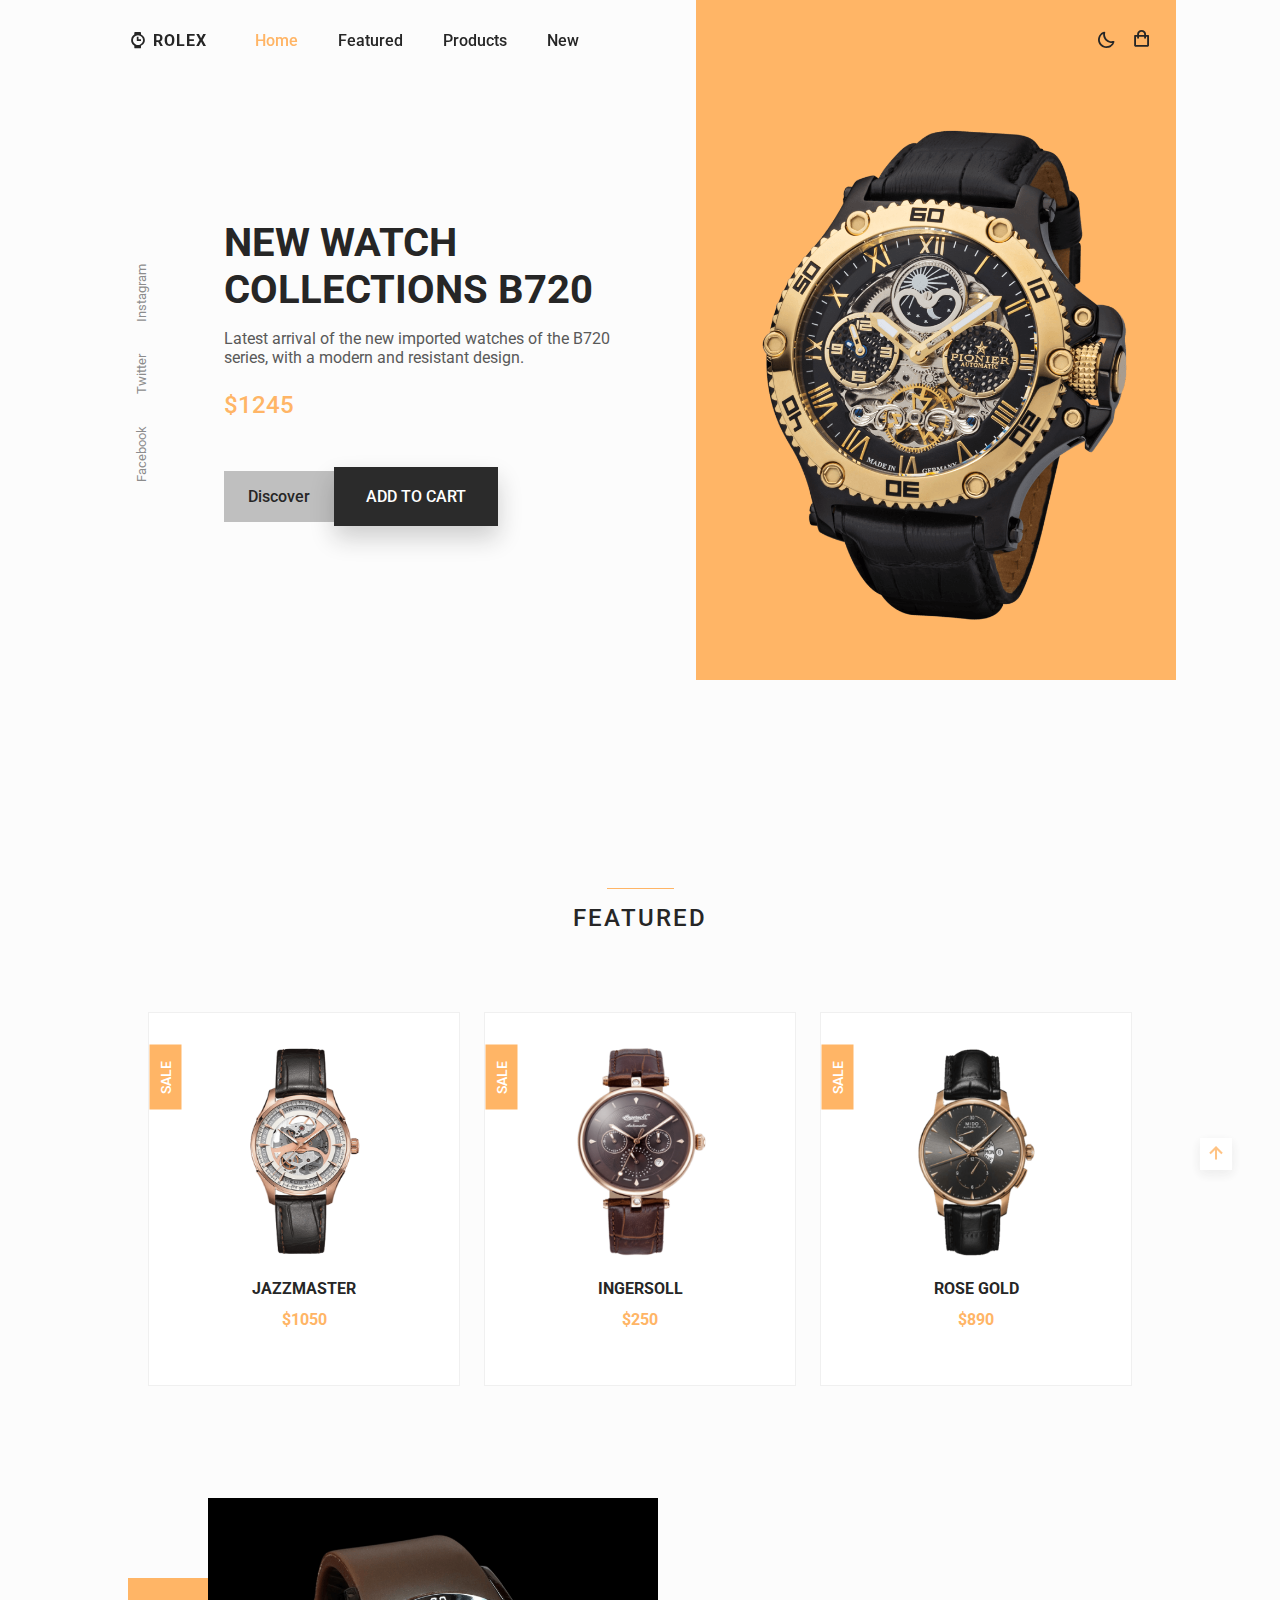
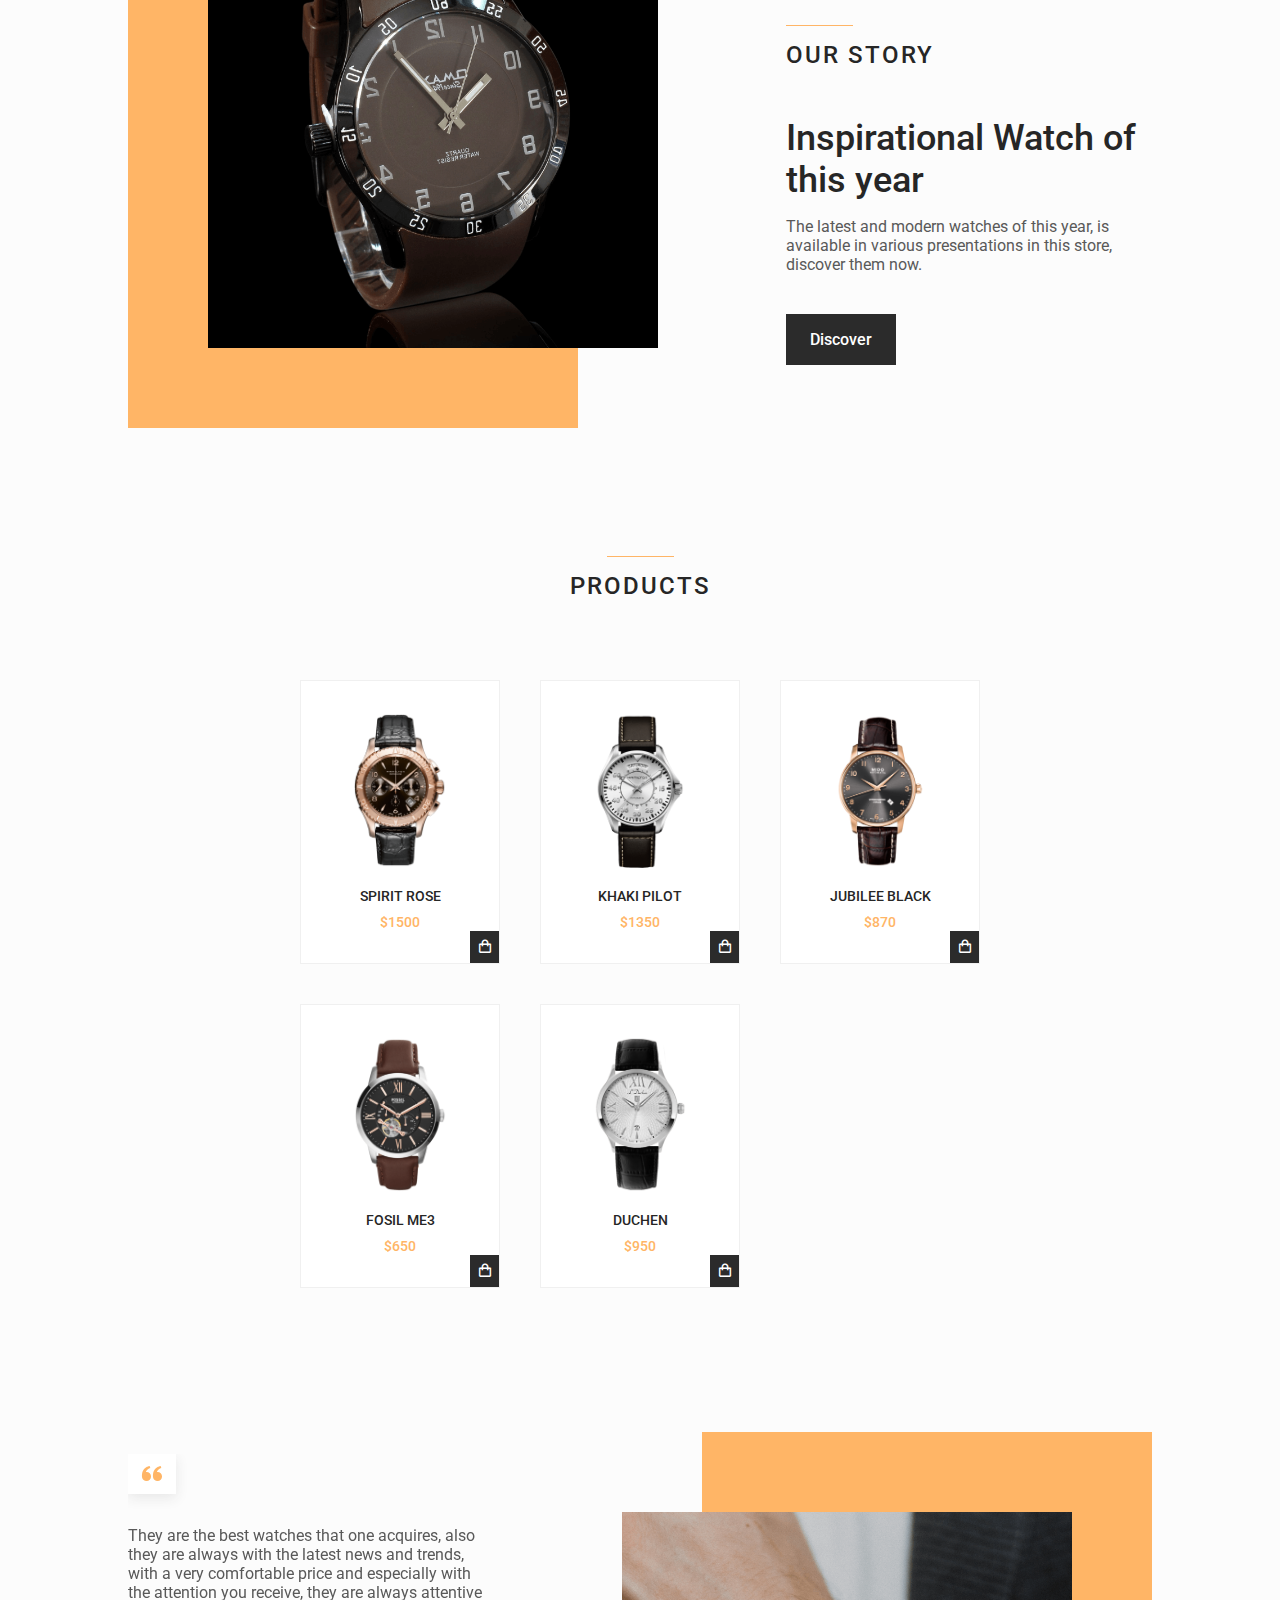
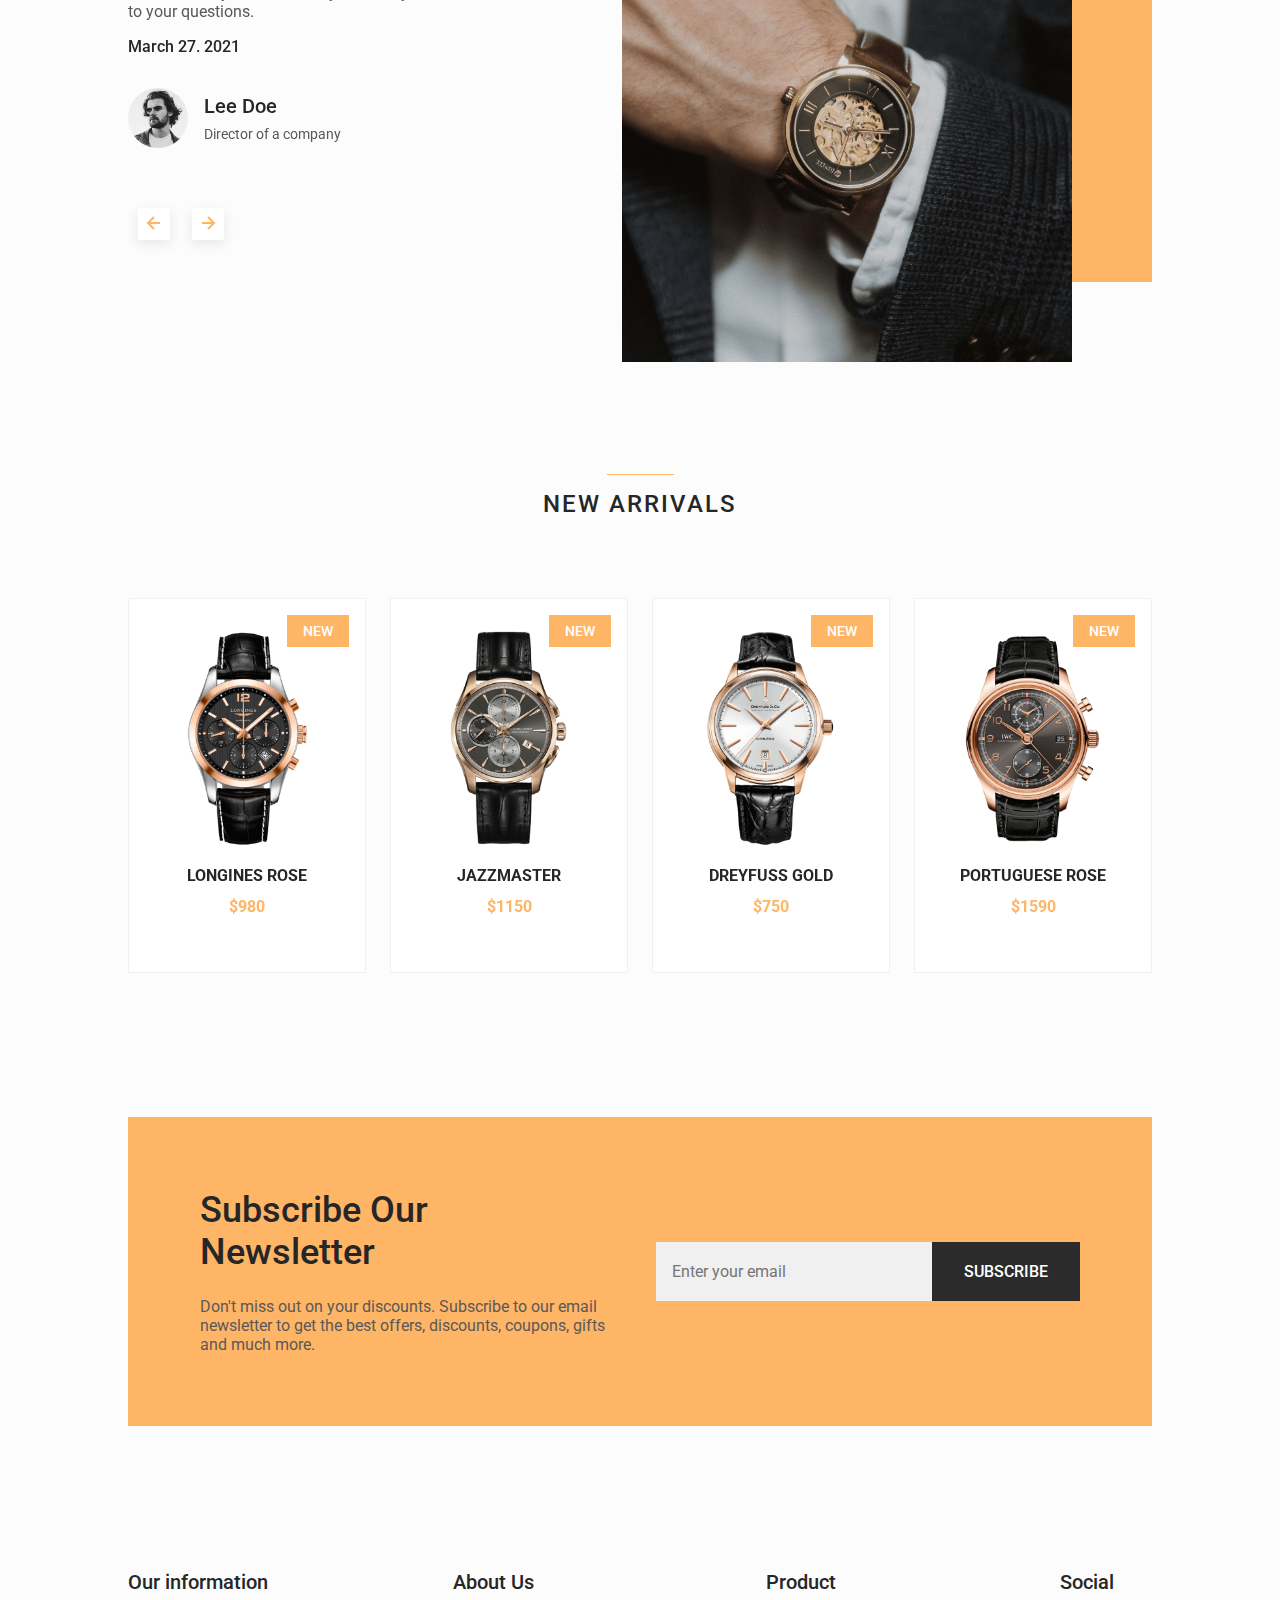
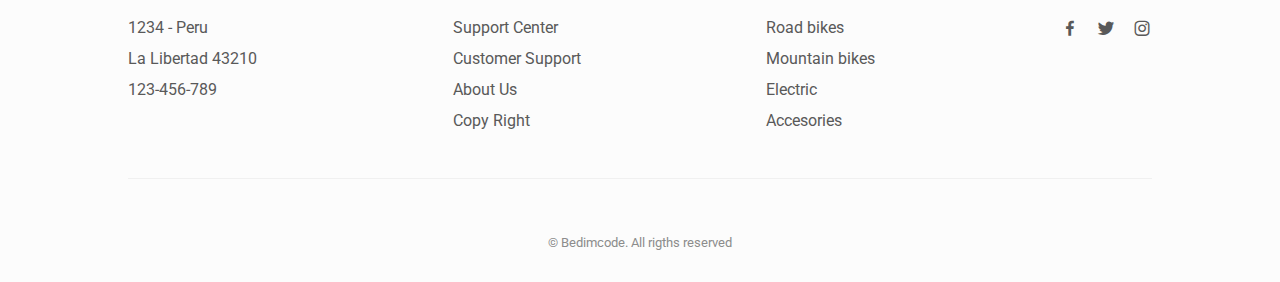
<file: website/watch/index.html>
<!DOCTYPE html>
    <html lang="en">
    <head>
        <meta charset="UTF-8">
        <meta name="viewport" content="width=device-width, initial-scale=1.0">

        <!--=============== FAVICON ===============-->
        <link rel="shortcut icon" href="assets/img/favicon.png" type="image/x-icon">

        <!--=============== BOXICONS ===============-->
        <link rel="stylesheet" href="https://cdn.jsdelivr.net/npm/boxicons@latest/css/boxicons.min.css">

        <!--=============== SWIPER CSS ===============--> 
        <link rel="stylesheet" href="assets/css/swiper-bundle.min.css">

        <!--=============== CSS ===============-->
        <link rel="stylesheet" href="assets/css/styles.css">

        <title>Responsive watches website - Bedimcode</title>
    </head>
    <body>
        <!--==================== HEADER ====================-->
        <header class="header" id="header">
            <nav class="nav container">
                <a href="#" class="nav__logo">
                    <i class='bx bxs-watch nav__logo-icon'></i> Rolex
                </a>

                <div class="nav__menu" id="nav-menu">
                    <ul class="nav__list">
                        <li class="nav__item">
                            <a href="#home" class="nav__link active-link">Home</a>
                        </li>
                        <li class="nav__item">
                            <a href="#featured" class="nav__link">Featured</a>
                        </li>
                        <li class="nav__item">
                            <a href="#products" class="nav__link">Products</a>
                        </li>
                        <li class="nav__item">
                            <a href="#new" class="nav__link">New</a>
                        </li>
                    </ul>

                    <div class="nav__close" id="nav-close">
                        <i class='bx bx-x' ></i>
                    </div>
                </div>

                <div class="nav__btns">
                    <!-- Theme change button -->
                    <i class='bx bx-moon change-theme' id="theme-button"></i>

                    <div class="nav__shop" id="cart-shop">
                        <i class='bx bx-shopping-bag' ></i>
                    </div>

                    <div class="nav__toggle" id="nav-toggle">
                        <i class='bx bx-grid-alt' ></i>
                    </div>
                </div>
            </nav>
        </header>

        <!--==================== CART ====================-->
        <div class="cart" id="cart">
            <i class='bx bx-x cart__close' id="cart-close"></i>

            <h2 class="cart__title-center">My Cart</h2>

            <div class="cart__container">
                <article class="cart__card">
                    <div class="cart__box">
                        <img src="assets/img/featured1.png" alt="" class="cart__img">
                    </div>

                    <div class="cart__details">
                        <h3 class="cart__title">Jazzmaster</h3>
                        <span class="cart__price">$1050</span>

                        <div class="cart__amount">
                            <div class="cart__amount-content">
                                <span class="cart__amount-box">
                                    <i class='bx bx-minus' ></i>
                                </span>

                                <span class="cart__amount-number">1</span>

                                <span class="cart__amount-box">
                                    <i class='bx bx-plus' ></i>
                                </span>
                            </div>

                            <i class='bx bx-trash-alt cart__amount-trash' ></i>
                        </div>
                    </div>
                </article>
                
                <article class="cart__card">
                    <div class="cart__box">
                        <img src="assets/img/featured3.png" alt="" class="cart__img">
                    </div>

                    <div class="cart__details">
                        <h3 class="cart__title">Rose Gold</h3>
                        <span class="cart__price">$850</span>

                        <div class="cart__amount">
                            <div class="cart__amount-content">
                                <span class="cart__amount-box">
                                    <i class='bx bx-minus' ></i>
                                </span>

                                <span class="cart__amount-number">1</span>

                                <span class="cart__amount-box">
                                    <i class='bx bx-plus' ></i>
                                </span>
                            </div>

                            <i class='bx bx-trash-alt cart__amount-trash' ></i>
                        </div>
                    </div>
                </article>

                <article class="cart__card">
                    <div class="cart__box">
                        <img src="assets/img/new1.png" alt="" class="cart__img">
                    </div>

                    <div class="cart__details">
                        <h3 class="cart__title">Longines Rose</h3>
                        <span class="cart__price">$980</span>

                        <div class="cart__amount">
                            <div class="cart__amount-content">
                                <span class="cart__amount-box">
                                    <i class='bx bx-minus' ></i>
                                </span>

                                <span class="cart__amount-number">1</span>

                                <span class="cart__amount-box">
                                    <i class='bx bx-plus' ></i>
                                </span>
                            </div>

                            <i class='bx bx-trash-alt cart__amount-trash' ></i>
                        </div>
                    </div>
                </article>
            </div>

            <div class="cart__prices">
                <span class="cart__prices-item">3 items</span>
                <span class="cart__prices-total">$2880</span>
            </div>
        </div>

        <!--==================== MAIN ====================-->
        <main class="main">
            <!--==================== HOME ====================-->
            <section class="home" id="home">
                <div class="home__container container grid">
                    <div class="home__img-bg">
                        <img src="assets/img/home.png" alt="" class="home__img">
                    </div>
    
                    <div class="home__social">
                        <a href="https://www.facebook.com/" target="_blank" class="home__social-link">
                            Facebook
                        </a>
                        <a href="https://twitter.com/" target="_blank" class="home__social-link">
                            Twitter
                        </a>
                        <a href="https://www.instagram.com/" target="_blank" class="home__social-link">
                            Instagram
                        </a>
                    </div>
    
                    <div class="home__data">
                        <h1 class="home__title">NEW WATCH <br> COLLECTIONS B720</h1>
                        <p class="home__description">
                            Latest arrival of the new imported watches of the B720 series, 
                            with a modern and resistant design.
                        </p>
                        <span class="home__price">$1245</span>

                        <div class="home__btns">
                            <a href="#" class="button button--gray button--small">
                                Discover
                            </a>

                            <button class="button home__button">ADD TO CART</button>
                        </div>
                    </div>
                </div>
            </section>

            <!--==================== FEATURED ====================-->
            <section class="featured section container" id="featured">
                <h2 class="section__title">
                    Featured
                </h2>

                <div class="featured__container grid">
                    <article class="featured__card">
                        <span class="featured__tag">Sale</span>

                        <img src="assets/img/featured1.png" alt="" class="featured__img">

                        <div class="featured__data">
                            <h3 class="featured__title">Jazzmaster</h3>
                            <span class="featured__price">$1050</span>
                        </div>

                        <button class="button featured__button">ADD TO CART</button>
                    </article>

                    <article class="featured__card">
                        <span class="featured__tag">Sale</span>

                        <img src="assets/img/featured2.png" alt="" class="featured__img">

                        <div class="featured__data">
                            <h3 class="featured__title">Ingersoll</h3>
                            <span class="featured__price">$250</span>
                        </div>

                        <button class="button featured__button">ADD TO CART</button>
                    </article>

                    <article class="featured__card">
                        <span class="featured__tag">Sale</span>

                        <img src="assets/img/featured3.png" alt="" class="featured__img">

                        <div class="featured__data">
                            <h3 class="featured__title">Rose gold</h3>
                            <span class="featured__price">$890</span>
                        </div>

                        <button class="button featured__button">ADD TO CART</button>
                    </article>
                </div>
            </section>

            <!--==================== STORY ====================-->
            <section class="story section container">
                <div class="story__container grid">
                    <div class="story__data">
                        <h2 class="section__title story__section-title">
                            Our Story
                        </h2>
    
                        <h1 class="story__title">
                            Inspirational Watch of <br> this year
                        </h1>
    
                        <p class="story__description">
                            The latest and modern watches of this year, is available in various 
                            presentations in this store, discover them now.
                        </p>
    
                        <a href="#" class="button button--small">Discover</a>
                    </div>

                    <div class="story__images">
                        <img src="assets/img/story.png" alt="" class="story__img">
                        <div class="story__square"></div>
                    </div>
                </div>
            </section>

            <!--==================== PRODUCTS ====================-->
            <section class="products section container" id="products">
                <h2 class="section__title">
                    Products
                </h2>

                <div class="products__container grid">
                    <article class="products__card">
                        <img src="assets/img/product1.png" alt="" class="products__img">

                        <h3 class="products__title">Spirit rose</h3>
                        <span class="products__price">$1500</span>

                        <button class="products__button">
                            <i class='bx bx-shopping-bag'></i>
                        </button>
                    </article>

                    <article class="products__card">
                        <img src="assets/img/product2.png" alt="" class="products__img">

                        <h3 class="products__title">Khaki pilot</h3>
                        <span class="products__price">$1350</span>

                        <button class="products__button">
                            <i class='bx bx-shopping-bag'></i>
                        </button>
                    </article>

                    <article class="products__card">
                        <img src="assets/img/product3.png" alt="" class="products__img">

                        <h3 class="products__title">Jubilee black</h3>
                        <span class="products__price">$870</span>

                        <button class="products__button">
                            <i class='bx bx-shopping-bag'></i>
                        </button>
                    </article>

                    <article class="products__card">
                        <img src="assets/img/product4.png" alt="" class="products__img">

                        <h3 class="products__title">Fosil me3</h3>
                        <span class="products__price">$650</span>

                        <button class="products__button">
                            <i class='bx bx-shopping-bag'></i>
                        </button>
                    </article>

                    <article class="products__card">
                        <img src="assets/img/product5.png" alt="" class="products__img">

                        <h3 class="products__title">Duchen</h3>
                        <span class="products__price">$950</span>

                        <button class="products__button">
                            <i class='bx bx-shopping-bag'></i>
                        </button>
                    </article>
                </div>
            </section>

            <!--==================== TESTIMONIAL ====================-->
            <section class="testimonial section container">
                <div class="testimonial__container grid">
                    <div class="swiper testimonial-swiper">
                        <div class="swiper-wrapper">
                            <div class="testimonial__card swiper-slide">
                                <div class="testimonial__quote">
                                    <i class='bx bxs-quote-alt-left' ></i>
                                </div>
                                <p class="testimonial__description">
                                    They are the best watches that one acquires, also they are always with the latest 
                                    news and trends, with a very comfortable price and especially with the attention 
                                    you receive, they are always attentive to your questions.
                                </p>
                                <h3 class="testimonial__date">March 27. 2021</h3>
        
                                <div class="testimonial__perfil">
                                    <img src="assets/img/testimonial1.jpg" alt="" class="testimonial__perfil-img">
        
                                    <div class="testimonial__perfil-data">
                                        <span class="testimonial__perfil-name">Lee Doe</span>
                                        <span class="testimonial__perfil-detail">Director of a company</span>
                                    </div>
                                </div>
                            </div>

                            <div class="testimonial__card swiper-slide">
                                <div class="testimonial__quote">
                                    <i class='bx bxs-quote-alt-left' ></i>
                                </div>
                                <p class="testimonial__description">
                                    They are the best watches that one acquires, also they are always with the latest 
                                    news and trends, with a very comfortable price and especially with the attention 
                                    you receive, they are always attentive to your questions.
                                </p>
                                <h3 class="testimonial__date">March 27. 2021</h3>
        
                                <div class="testimonial__perfil">
                                    <img src="assets/img/testimonial2.jpg" alt="" class="testimonial__perfil-img">
        
                                    <div class="testimonial__perfil-data">
                                        <span class="testimonial__perfil-name">Samantha Mey</span>
                                        <span class="testimonial__perfil-detail">Director of a company</span>
                                    </div>
                                </div>
                            </div>

                            <div class="testimonial__card swiper-slide">
                                <div class="testimonial__quote">
                                    <i class='bx bxs-quote-alt-left' ></i>
                                </div>
                                <p class="testimonial__description">
                                    They are the best watches that one acquires, also they are always with the latest 
                                    news and trends, with a very comfortable price and especially with the attention 
                                    you receive, they are always attentive to your questions.
                                </p>
                                <h3 class="testimonial__date">March 27. 2021</h3>
        
                                <div class="testimonial__perfil">
                                    <img src="assets/img/testimonial3.jpg" alt="" class="testimonial__perfil-img">
        
                                    <div class="testimonial__perfil-data">
                                        <span class="testimonial__perfil-name">Raul Zaman</span>
                                        <span class="testimonial__perfil-detail">Director of a company</span>
                                    </div>
                                </div>
                            </div>
                        </div>
                        
                        <div class="swiper-button-next">
                            <i class='bx bx-right-arrow-alt' ></i>
                        </div>
                        <div class="swiper-button-prev">
                            <i class='bx bx-left-arrow-alt' ></i>
                        </div>
                    </div>

                    <div class="testimonial__images">
                        <div class="testimonial__square"></div>
                        <img src="assets/img/testimonial.png" alt="" class="testimonial__img">
                    </div>
                </div>
            </section>

            <!--==================== NEW ====================-->
            <section class="new section container" id="new">
                <h2 class="section__title">
                    New Arrivals
                </h2>
                
                <div class="new__container">
                    <div class="swiper new-swiper">
                        <div class="swiper-wrapper">
                            <article class="new__card swiper-slide">
                                <span class="new__tag">New</span>
        
                                <img src="assets/img/new1.png" alt="" class="new__img">
        
                                <div class="new__data">
                                    <h3 class="new__title">Longines rose</h3>
                                    <span class="new__price">$980</span>
                                </div>
        
                                <button class="button new__button">ADD TO CART</button>
                            </article>

                            <article class="new__card swiper-slide">
                                <span class="new__tag">New</span>
        
                                <img src="assets/img/new2.png" alt="" class="new__img">
        
                                <div class="new__data">
                                    <h3 class="new__title">Jazzmaster</h3>
                                    <span class="new__price">$1150</span>
                                </div>
        
                                <button class="button new__button">ADD TO CART</button>
                            </article>

                            <article class="new__card swiper-slide">
                                <span class="new__tag">New</span>
        
                                <img src="assets/img/new3.png" alt="" class="new__img">
        
                                <div class="new__data">
                                    <h3 class="new__title">Dreyfuss gold</h3>
                                    <span class="new__price">$750</span>
                                </div>
        
                                <button class="button new__button">ADD TO CART</button>
                            </article>

                            <article class="new__card swiper-slide">
                                <span class="new__tag">New</span>
        
                                <img src="assets/img/new4.png" alt="" class="new__img">
        
                                <div class="new__data">
                                    <h3 class="new__title">Portuguese rose</h3>
                                    <span class="new__price">$1590</span>
                                </div>
        
                                <button class="button new__button">ADD TO CART</button>
                            </article>                       
                        </div>
                    </div>
                </div>
            </section>

            <!--==================== NEWSLETTER ====================-->
            <section class="newsletter section container">
                <div class="newsletter__bg grid">
                    <div>
                        <h2 class="newsletter__title">Subscribe Our <br> Newsletter</h2>
                        <p class="newsletter__description">
                            Don't miss out on your discounts. Subscribe to our email 
                            newsletter to get the best offers, discounts, coupons, 
                            gifts and much more.
                        </p>
                    </div>

                    <form action="" class="newsletter__subscribe">
                        <input type="email" placeholder="Enter your email" class="newsletter__input">
                        <button class="button">
                            SUBSCRIBE
                        </button>
                    </form>
                </div>
            </section>
        </main>

        <!--==================== FOOTER ====================-->
        <footer class="footer section">
            <div class="footer__container container grid">
                <div class="footer__content">
                    <h3 class="footer__title">Our information</h3>

                    <ul class="footer__list">
                        <li>1234 - Peru</li>
                        <li>La Libertad 43210</li>
                        <li>123-456-789</li>
                    </ul>
                </div>
                <div class="footer__content">
                    <h3 class="footer__title">About Us</h3>

                    <ul class="footer__links">
                        <li>
                            <a href="#" class="footer__link">Support Center</a>
                        </li>
                        <li>
                            <a href="#" class="footer__link">Customer Support</a>
                        </li>
                        <li>
                            <a href="#" class="footer__link">About Us</a>
                        </li>
                        <li>
                            <a href="#" class="footer__link">Copy Right</a>
                        </li>
                    </ul>
                </div>

                <div class="footer__content">
                    <h3 class="footer__title">Product</h3>

                    <ul class="footer__links">
                        <li>
                            <a href="#" class="footer__link">Road bikes</a>
                        </li>
                        <li>
                            <a href="#" class="footer__link">Mountain bikes</a>
                        </li>
                        <li>
                            <a href="#" class="footer__link">Electric</a>
                        </li>
                        <li>
                            <a href="#" class="footer__link">Accesories</a>
                        </li>
                    </ul>
                </div>

                <div class="footer__content">
                    <h3 class="footer__title">Social</h3>

                    <ul class="footer__social">
                        <a href="https://www.facebook.com/" target="_blank" class="footer__social-link">
                            <i class='bx bxl-facebook'></i>
                        </a>

                        <a href="https://twitter.com/" target="_blank" class="footer__social-link">
                            <i class='bx bxl-twitter' ></i>
                        </a>

                        <a href="https://www.instagram.com/" target="_blank" class="footer__social-link">
                            <i class='bx bxl-instagram' ></i>
                        </a>
                    </ul>
                </div>
            </div>

            <span class="footer__copy">&#169; Bedimcode. All rigths reserved</span>
        </footer>

        <!--=============== SCROLL UP ===============-->
        <a href="#" class="scrollup" id="scroll-up"> 
            <i class='bx bx-up-arrow-alt scrollup__icon' ></i>
        </a>

        <!--=============== SWIPER JS ===============-->
        <script src="assets/js/swiper-bundle.min.js"></script>

        <!--=============== MAIN JS ===============-->
        <script src="assets/js/main.js"></script>
    </body>
</html>
</file>
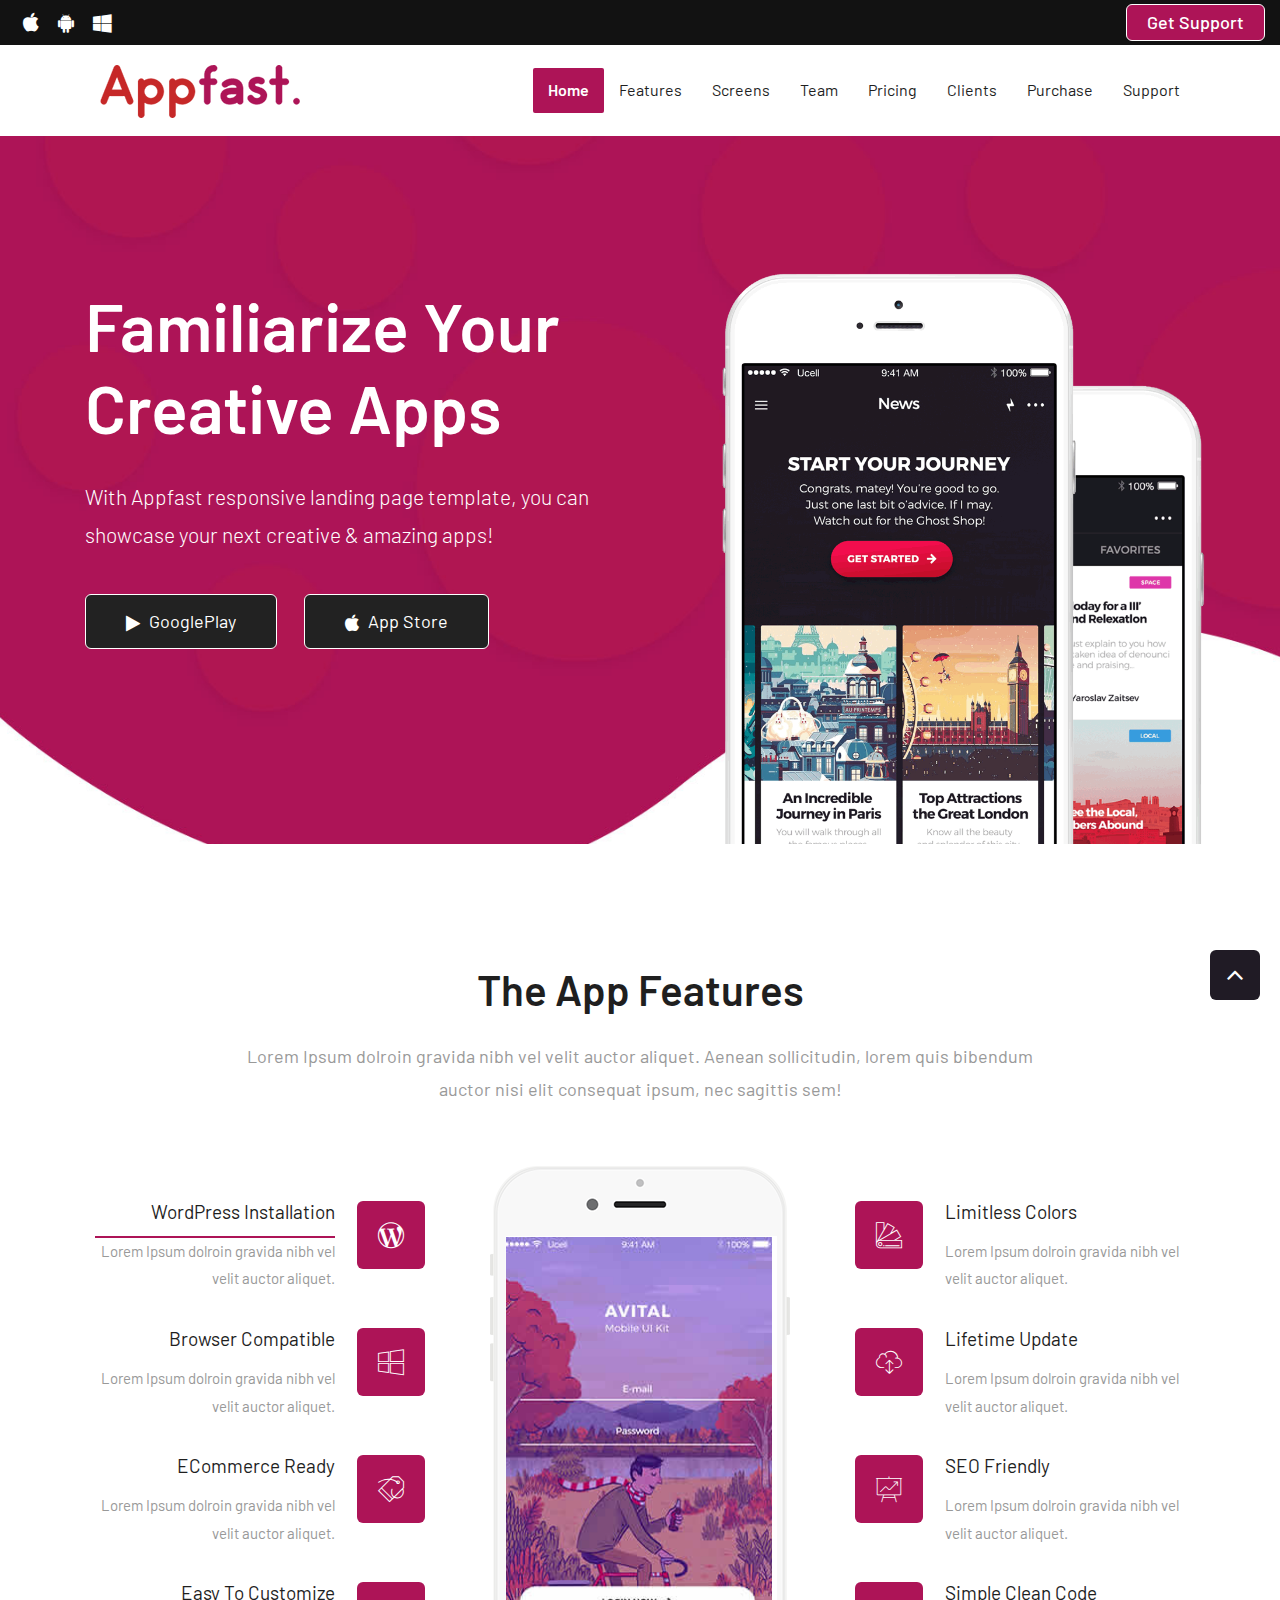
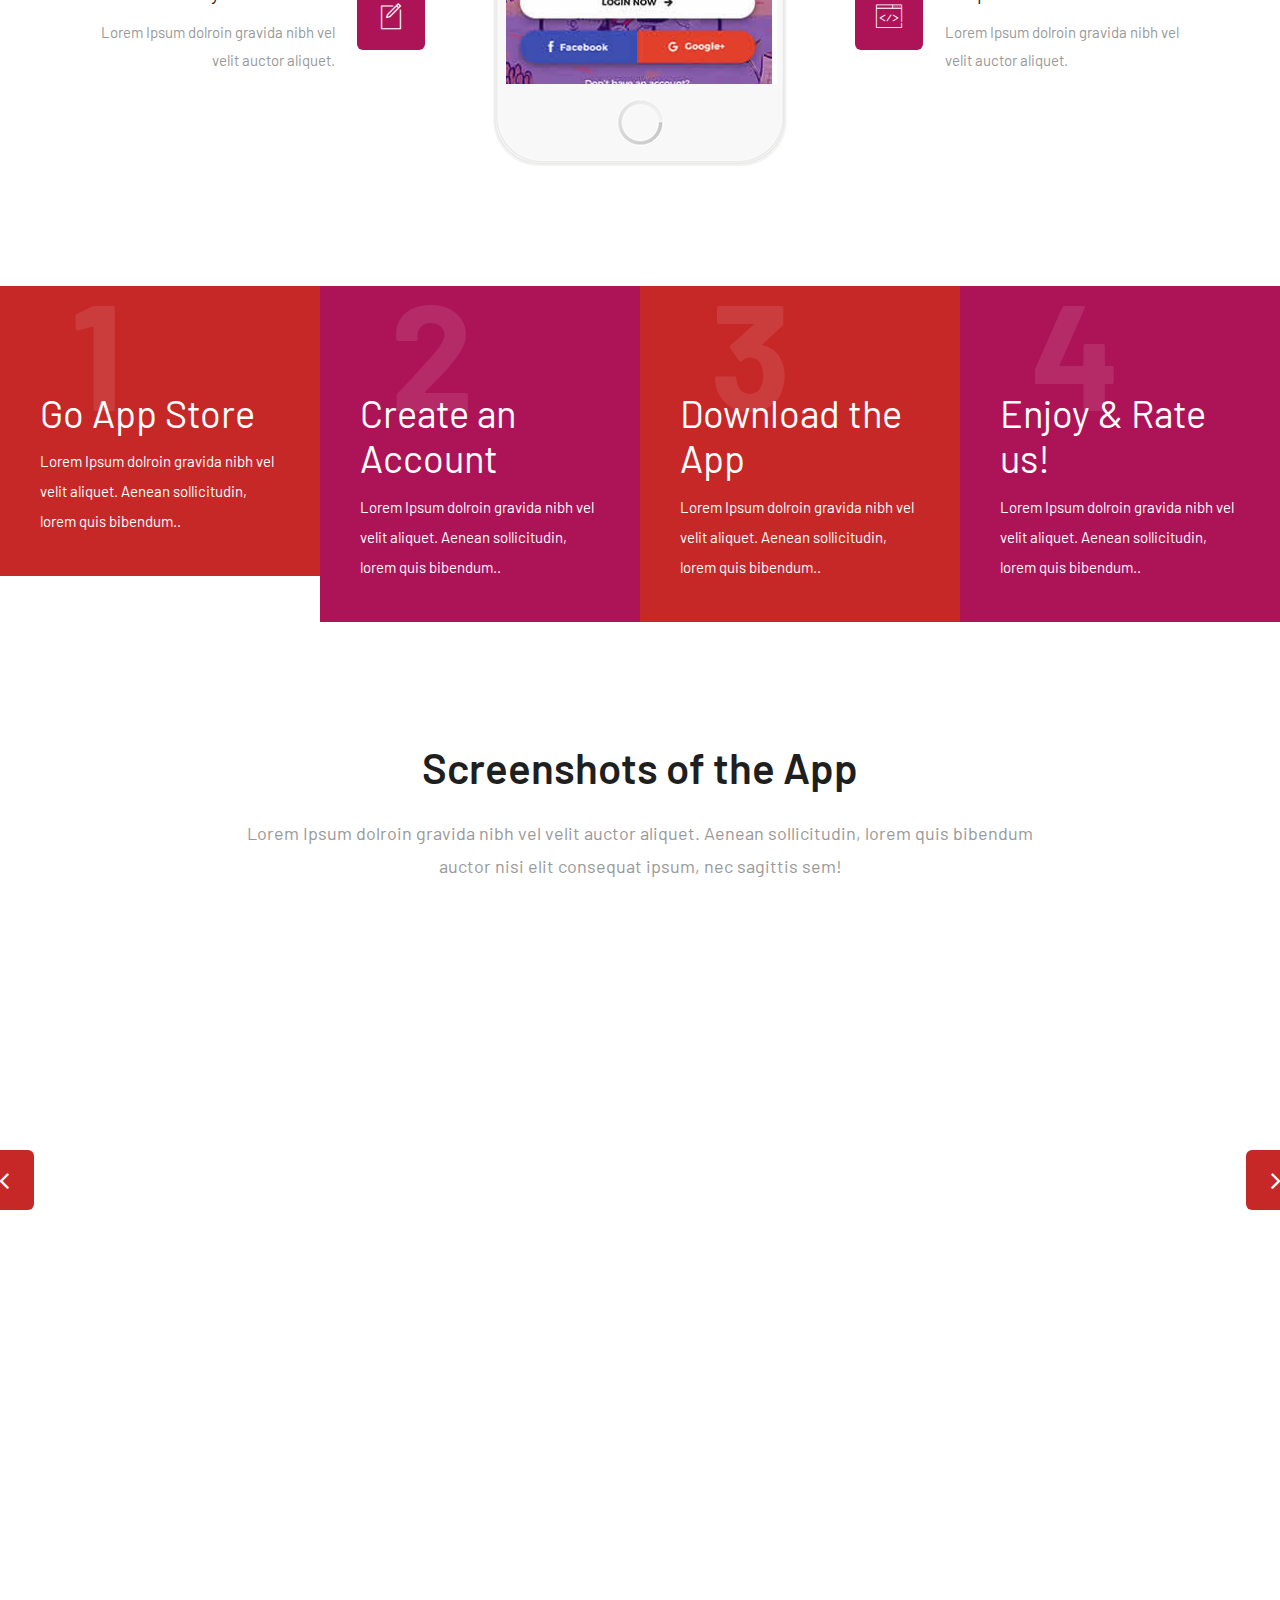
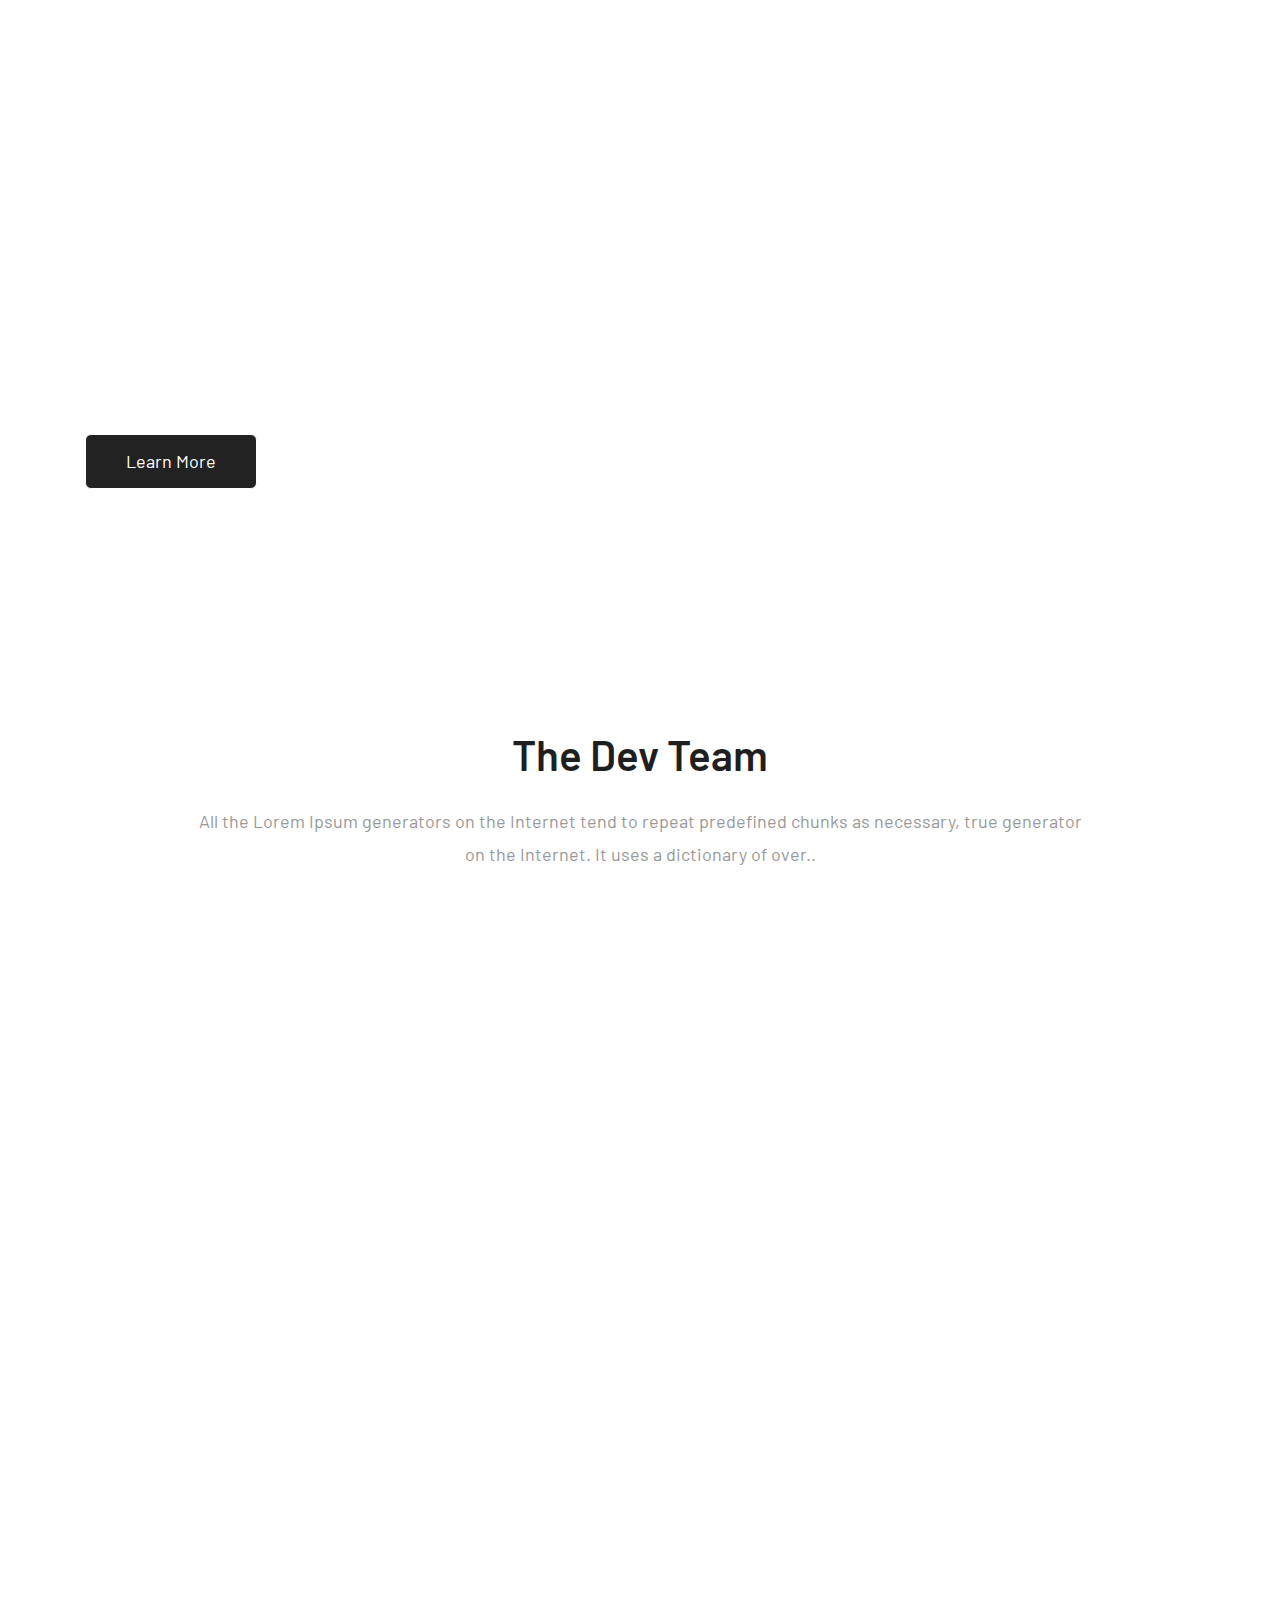
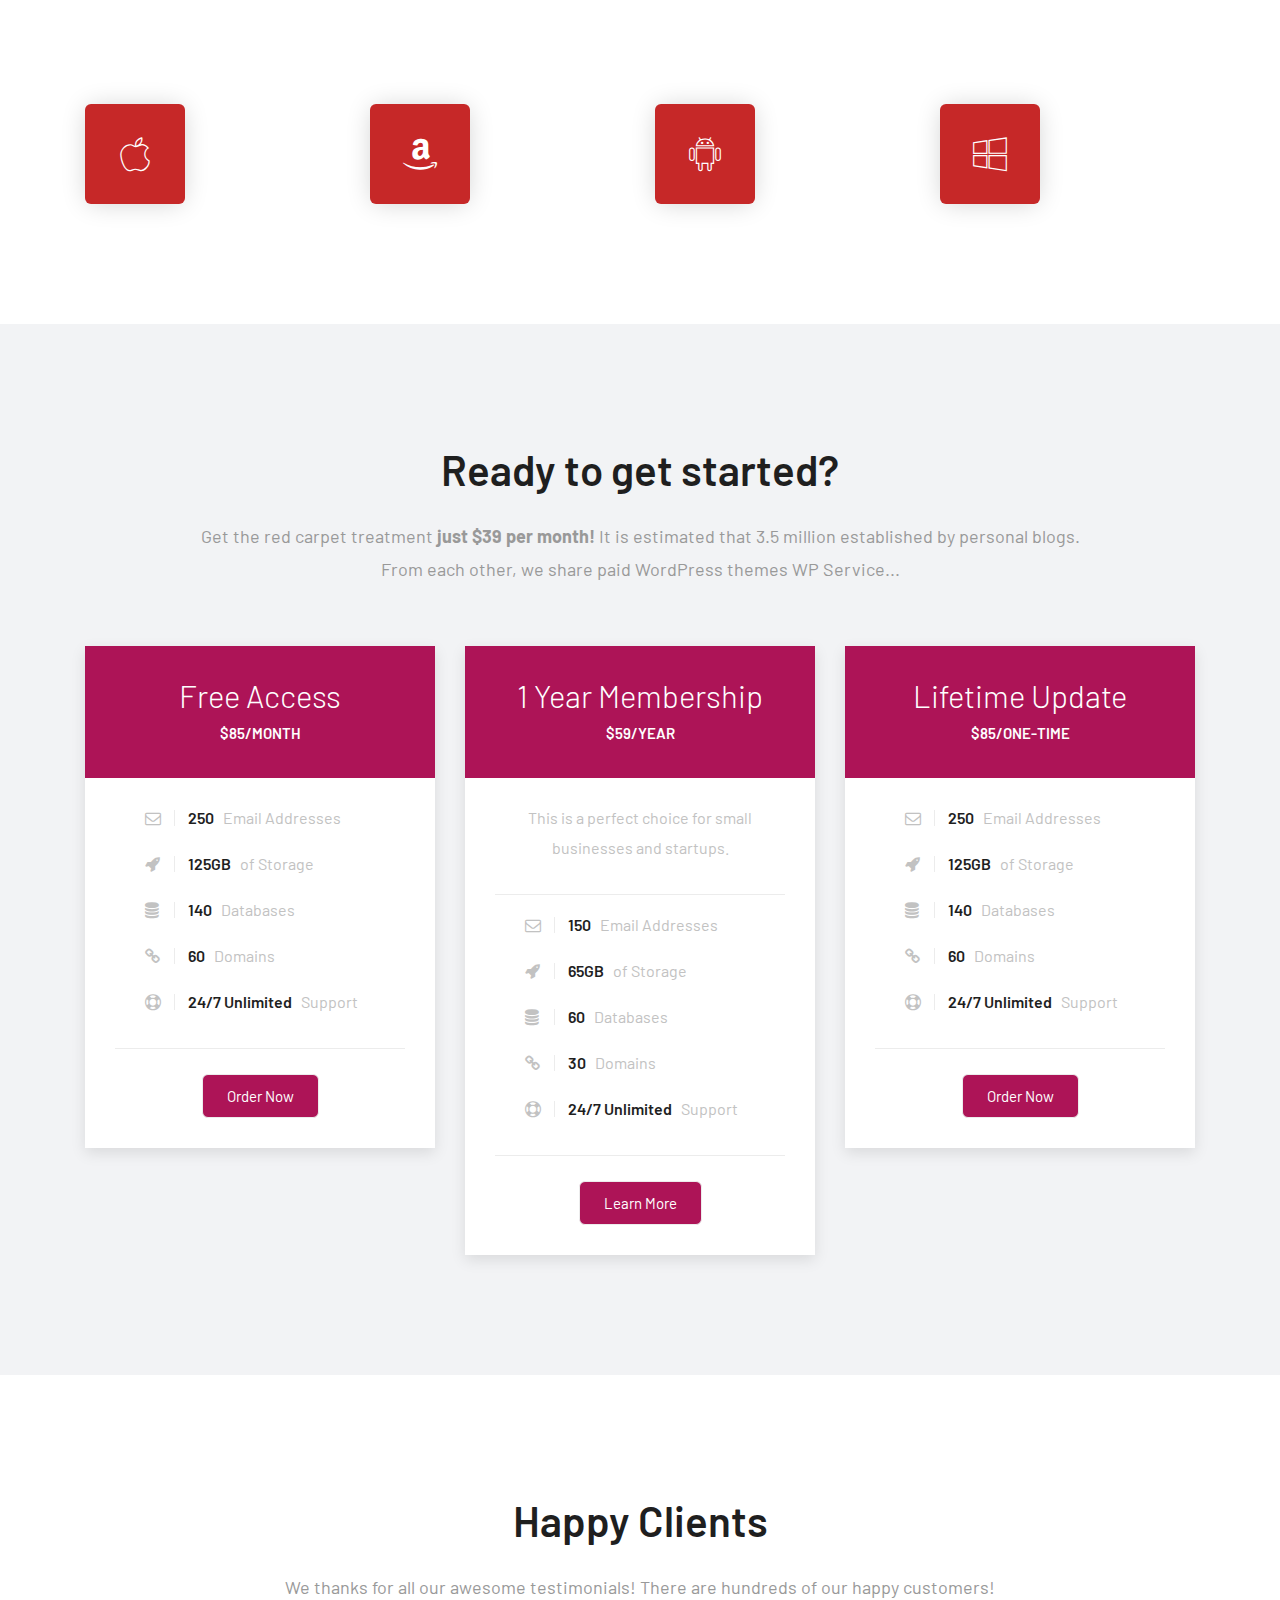
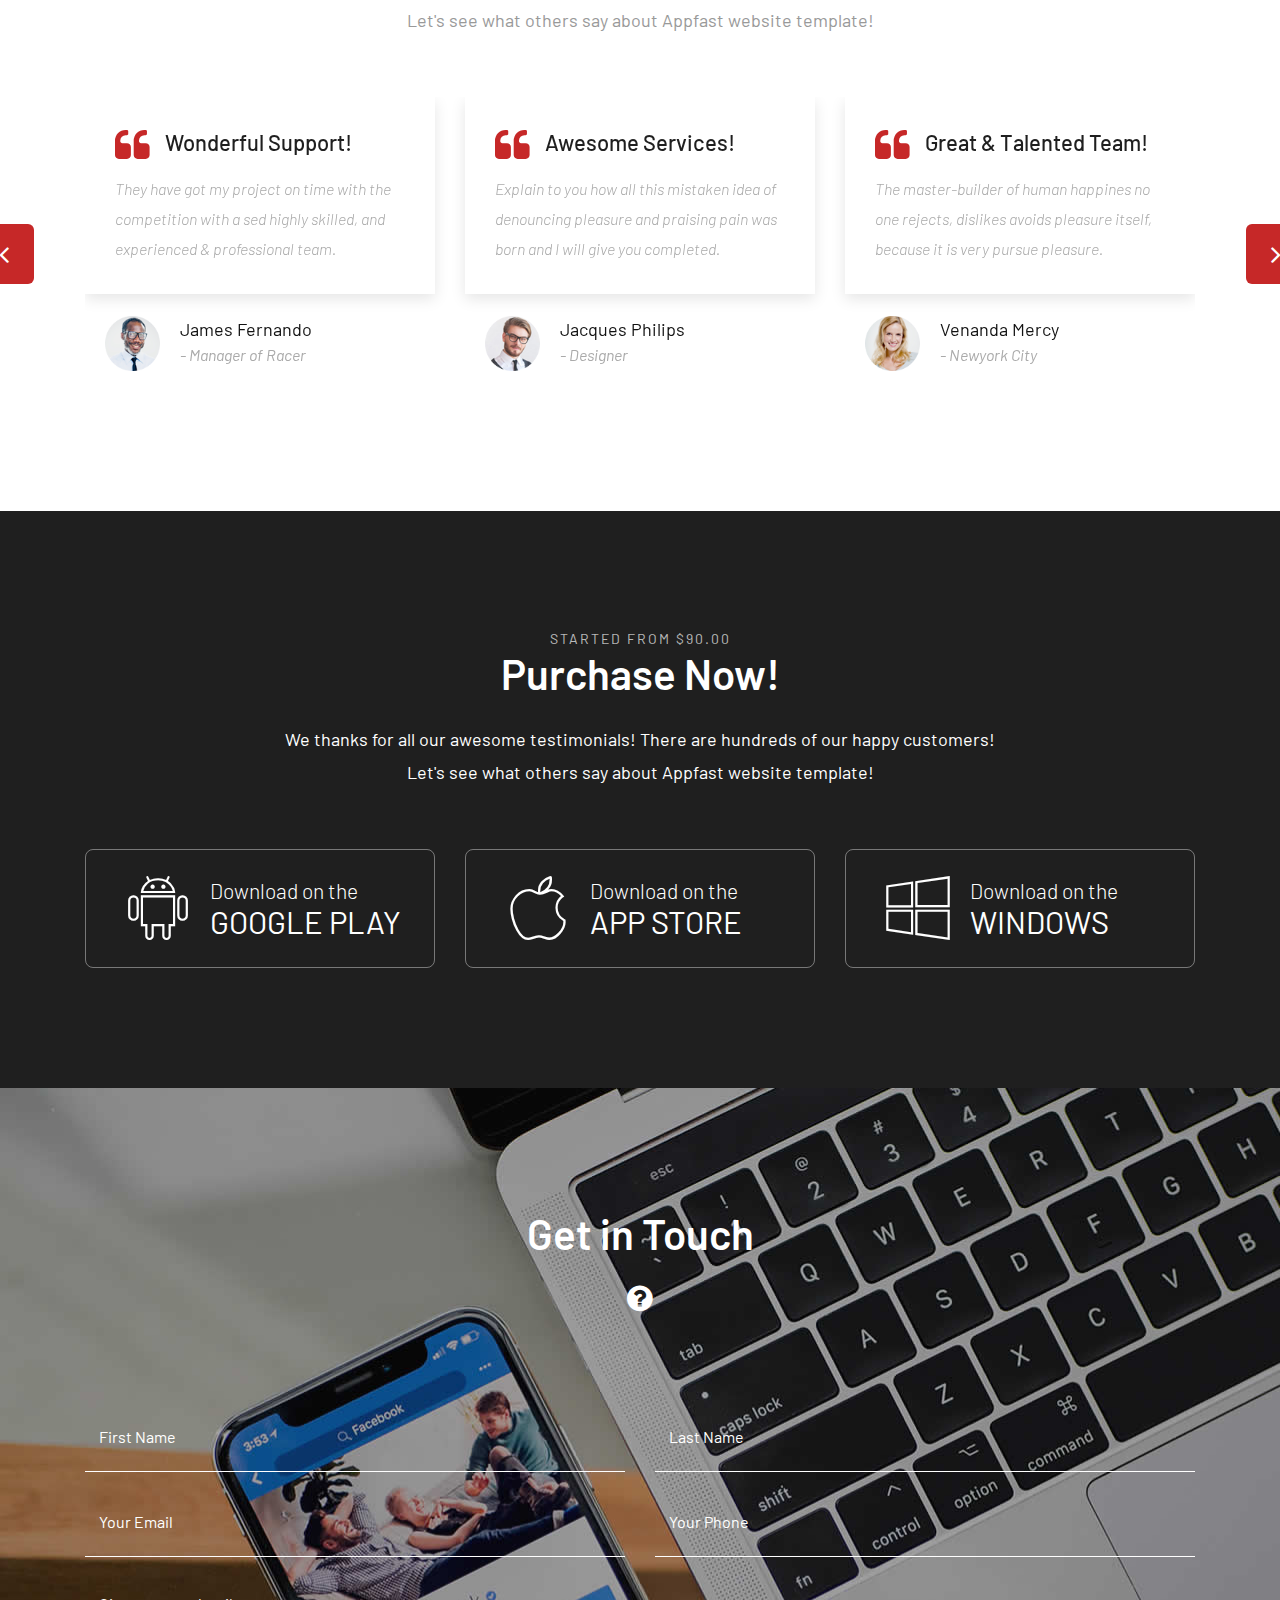
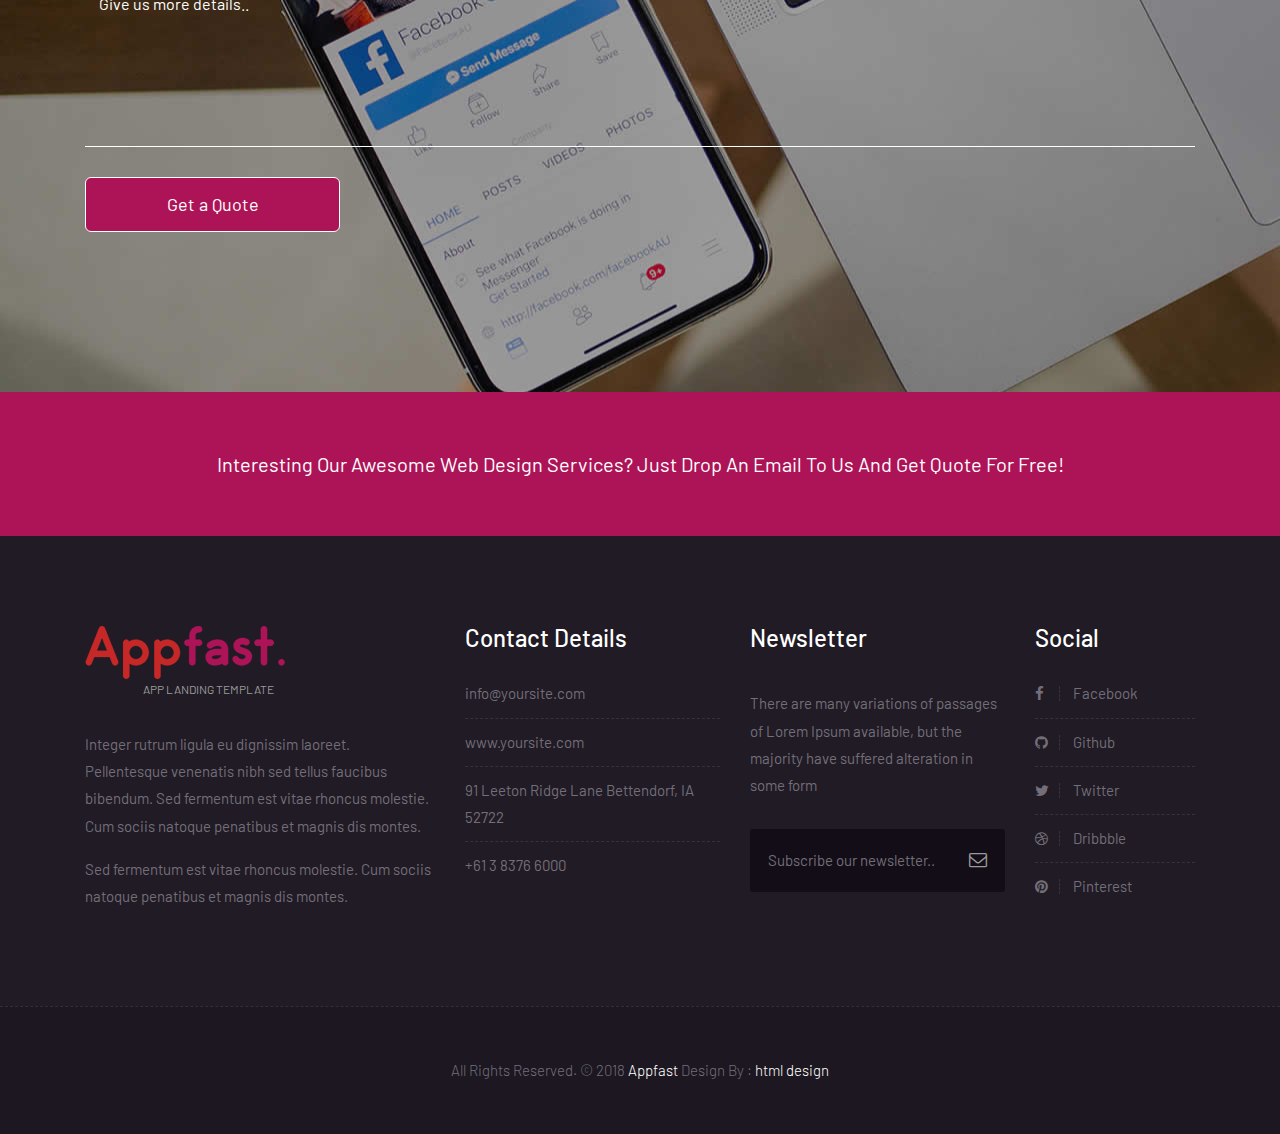
<file: website/app/appfast/index.html>
<!DOCTYPE html>
<html lang="en">

    <!-- Basic -->
    <meta charset="utf-8">
    <meta http-equiv="X-UA-Compatible" content="IE=edge">   
   
    <!-- Mobile Metas -->
    <meta name="viewport" content="width=device-width, minimum-scale=1.0, maximum-scale=1.0, user-scalable=no">
 
     <!-- Site Metas -->
    <title>Appfast - Responsive OnePage HTML5 Template</title>  
    <meta name="keywords" content="">
    <meta name="description" content="">
    <meta name="author" content="">

    <!-- Site Icons -->
    <link rel="shortcut icon" href="images/favicon.ico" type="image/x-icon" />
    <link rel="apple-touch-icon" href="images/apple-touch-icon.png">

    <!-- Bootstrap CSS -->
    <link rel="stylesheet" href="css/bootstrap.min.css">
    <!-- Site CSS -->
    <link rel="stylesheet" href="style.css">    
    <!-- ALL VERSION CSS -->
    <link rel="stylesheet" href="css/versions.css">
    <!-- Responsive CSS -->
    <link rel="stylesheet" href="css/responsive.css">
    <!-- Custom CSS -->
    <link rel="stylesheet" href="css/custom.css">

    <!--[if lt IE 9]>
      <script src="https://oss.maxcdn.com/libs/html5shiv/3.7.0/html5shiv.js"></script>
      <script src="https://oss.maxcdn.com/libs/respond.js/1.4.2/respond.min.js"></script>
    <![endif]-->

</head>
<body class="app_version" data-spy="scroll" data-target="#navbarApp" data-offset="98">

    <!-- LOADER -->
    <!-- <div id="preloader">
        <img class="preloader" src="images/loaders/loader-app.gif" alt="">
    </div> end loader -->
    <!-- END LOADER -->
	<div class="top-bar">
		<div class="container-fluid">
			<div class="row">
				<div class="col-lg-6 col-md-6 col-sm-6 col-xs-12">
					<div class="left-soi">
						<ul>
							<li class="social-links"><a href="#"><i class="fa fa-apple"></i></a></li>
							<li class="social-links"><a href="#"><i class="fa fa-android"></i></a></li>
							<li class="social-links"><a href="#"><i class="fa fa-windows"></i></a></li>
						</ul>
					</div>
				</div>
				<div class="col-lg-6 col-md-6 col-sm-6 col-xs-12">
					<div class="right-btn">
						<a href="#" class="btn-radius btn-brd">Get Support</a>
					</div>
				</div>
			</div>
		</div>
	</div>
    <header class="header header_style_01">
        <nav class="navbar header-nav navbar-expand-lg">
            <div class="container">
				<a class="navbar-brand" href="index.html"><img src="images/logos/logo-app.png" alt="image"></a>
				<button class="navbar-toggler" type="button" data-toggle="collapse" data-target="#navbarApp" aria-controls="navbarApp" aria-expanded="false" aria-label="Toggle navigation">
					<span></span>
					<span></span>
					<span></span>
				</button>
                <div class="collapse navbar-collapse justify-content-end" id="navbarApp">
                    <ul class="navbar-nav">
                        <li><a class="nav-link active" href="#home">Home</a></li>
                        <li><a class="nav-link" href="#features">Features</a></li>
                        <li><a class="nav-link" href="#screenshots">Screens</a></li>
                        <li><a class="nav-link" href="#team">Team</a></li>
                        <li><a class="nav-link" href="#pricing">Pricing</a></li>
                        <li><a class="nav-link" href="#testimonials">Clients</a></li>
                        <li><a class="nav-link" href="#purchase">Purchase</a></li>
						<li><a class="nav-link" href="#support">Support</a></li>
                    </ul>
                </div>
            </div>
        </nav>
    </header>

    <div id="home" class="parallax first-section" style="background-image:url('uploads/bg-img.jpg');">
        <div class="container">
            <div class="row">
                <div class="col-md-6 col-sm-12">
                    <div class="big-tagline">
                        <h2>Familiarize Your Creative Apps</h2>
                        <p class="lead">With Appfast responsive landing page template, you can showcase your next creative & amazing apps!</p>
                        <a data-scroll href="#order" class="btn btn-light btn-radius btn-brd"><i class="fa fa-play" aria-hidden="true"></i> GooglePlay </a>
                        &nbsp;&nbsp;&nbsp;&nbsp;&nbsp;&nbsp;&nbsp;
                        <a data-scroll href="#screenshots" class="btn btn-light btn-radius btn-brd"><i class="fa fa-apple" aria-hidden="true"></i> App Store</a>
                    </div>
                </div>
                <div class="app_iphone_01 wow slideInUp hidden-xs hidden-sm" data-wow-duration="1s" data-wow-delay="0.2s">
                    <img src="uploads/app_iphone_01.png" alt="" class="img-fluid">
                </div>
                <div class="app_iphone_02 wow slideInUp hidden-xs hidden-sm" data-wow-duration="1s" data-wow-delay="0.5s">
                    <img src="uploads/app_iphone_02.png" alt="" class="img-fluid">
                </div>
            </div><!-- end row -->
        </div><!-- end container -->
    </div><!-- end section -->

    <div id="features" class="section wb">
        <div class="container">
            <div class="section-title text-center">
                <h3>The App Features</h3>
                <p class="lead">Lorem Ipsum dolroin gravida nibh vel velit auctor aliquet. Aenean sollicitudin, lorem quis bibendum<br>auctor nisi elit consequat ipsum, nec sagittis sem!</p>
            </div><!-- end title -->

            <div id="default" class="row clearfix zenith_slider">
                  
				<!--The First row-->  
				<div class="col-lg-4 col-md-4 col-sm-12 col-xs-12 left-row">
					<ul class="features-left">
						<li class="highlight lhgh" data-index="0">
							<i class="flaticon-wordpress-logo effect-1" ></i>
							<div class="fl-inner">
								<h4>WordPress Installation</h4>
								<p>Lorem Ipsum dolroin gravida nibh vel velit auctor aliquet.</p>
							</div>
						</li><!-- .highlight .left-row -->

						<li class="highlight lhgh" data-index="1">
							<i class="flaticon-windows effect-1"></i>
							<div class="fl-inner">
								<h4>Browser Compatible</h4>
								<p>Lorem Ipsum dolroin gravida nibh vel velit auctor aliquet.</p>
							</div>
						</li><!-- .highlight .left-row -->

						<li class="highlight lhgh" data-index="2">
							<i class="flaticon-price-tag effect-1"></i>							
							<div class="fl-inner">
								<h4>eCommerce Ready</h4>
								<p>Lorem Ipsum dolroin gravida nibh vel velit auctor aliquet.</p>
							</div>
						</li><!-- .highlight .left-row -->
						
						<li class="highlight lhgh" data-index="3">
							<i class="flaticon-new-file effect-1"></i>						
							<div class="fl-inner">
								<h4>Easy to Customize</h4>
								<p>Lorem Ipsum dolroin gravida nibh vel velit auctor aliquet.</p>
							</div>
						</li><!-- .highlight .left-row -->
					</ul>
				</div><!-- .row .left-row -->
			  
				<div class="highlights-phone col-lg-4 col-md-4 col-sm-12 col-xs-12 wht">
				  
					<div class="phone-holder">
					   <div id="fon"></div>
					   <div class="hgh-linner hgi" data-index="0">
							<img width="190" height="320" src="uploads/carousel_01.jpg" class="attachment-highlight wp-post-image" alt="screen" />    
						</div>
						<div class="hgh-linner hgi" data-index="1">
							<img width="234" height="398" src="uploads/carousel_02.jpg" class="attachment-highlight wp-post-image" alt="screensdst" />    
						</div>
						<div class="hgh-linner hgi" data-index="2">
							<img width="234" height="398" src="uploads/carousel_03.jpg" class="attachment-highlight wp-post-image" alt="screen_09" />    
						</div>
						<div class="hgh-rinner hgi" data-index="3">
							<img width="234" height="398" src="uploads/carousel_04.jpg" class="attachment-highlight wp-post-image" alt="screen_07" />    
						</div>
						<div class="hgh-rinner hgi" data-index="4">
							<img width="234" height="398" src="uploads/carousel_01.jpg" class="attachment-highlight wp-post-image" alt="screen_08" />    
						</div>
						<div class="hgh-rinner hgi" data-index="5">
							<img width="234" height="398" src="uploads/carousel_01.jpg" class="attachment-highlight wp-post-image" alt="screen_06" />    
						</div>
						<div class="hgh-rinner hgi" data-index="6">
							<img width="234" height="398" src="uploads/carousel_02.jpg" class="attachment-highlight wp-post-image" alt="screen_06" />    
						</div>
						<div class="hgh-rinner hgi" data-index="7">
							<img width="234" height="398" src="uploads/carousel_03.jpg" class="attachment-highlight wp-post-image" alt="screen_06" />    
						</div>
					</div>
				</div>

				<!--The Second row-->
				<div class="col-lg-4 col-md-4 col-sm-12 col-xs-12 right-row">
					<ul class="features-right">
						<li class="highlight rhgh" data-index="4">
							<i class="flaticon-pantone effect-1"></i>							 
							<div class="fr-inner">
								<h4>Limitless Colors</h4>
								<p>Lorem Ipsum dolroin gravida nibh vel velit auctor aliquet.</p>
							</div>
						</li><!-- .highlight .left-row -->
						<li class="highlight rhgh" data-index="5">
							<i class="flaticon-cloud-computing effect-1"></i>
							<div class="fr-inner">
								<h4>Lifetime Update</h4>
								<p>Lorem Ipsum dolroin gravida nibh vel velit auctor aliquet.</p>
							</div>
						</li><!-- .highlight .left-row -->
						<li class="highlight rhgh" data-index="6">
							<i class="flaticon-line-graph effect-1"></i>
							<div class="fr-inner">
								<h4>SEO Friendly</h4>
								<p>Lorem Ipsum dolroin gravida nibh vel velit auctor aliquet. </p>
							</div>
						</li><!-- .highlight .left-row -->
						<li class="highlight rhgh" data-index="7">
							<i class="flaticon-coding effect-1"></i>
							<div class="fr-inner">
								<h4>Simple Clean Code</h4>
								<p>Lorem Ipsum dolroin gravida nibh vel velit auctor aliquet. </p>
							</div>
						</li><!-- .highlight .left-row -->
					</ul>
				</div><!-- .row .left-row -->
			  
			</div><!--Highlights close-->
        </div><!-- end container -->
    </div><!-- end section -->

    <div class="how-its-work clearfix">
        <div class="hc colon1">
            <h2>1</h2>
            <h3>Go App Store</h3>
            <p class="lead">Lorem Ipsum dolroin gravida nibh vel velit aliquet. Aenean sollicitudin, lorem quis bibendum..</p>
        </div><!-- end col -->

        <div class="hc colon2">
            <h2>2</h2>
            <h3>Create an Account</h3>
            <p class="lead">Lorem Ipsum dolroin gravida nibh vel velit aliquet. Aenean sollicitudin, lorem quis bibendum..</p>
        </div><!-- end col -->

        <div class="hc colon3">
            <h2>3</h2>
            <h3>Download the App</h3>
            <p class="lead">Lorem Ipsum dolroin gravida nibh vel velit aliquet. Aenean sollicitudin, lorem quis bibendum..</p>
        </div><!-- end col -->  

        <div class="hc colon4">
            <h2>4</h2>
            <h3>Enjoy & Rate us!</h3>
            <p class="lead">Lorem Ipsum dolroin gravida nibh vel velit aliquet. Aenean sollicitudin, lorem quis bibendum..</p>
        </div><!-- end col -->  
    </div><!-- end how-its-work -->

    <div id="screenshots" class="section wb">
        <div class="container">
            <div class="section-title text-center">
                <h3>Screenshots of the App</h3>
                <p class="lead">Lorem Ipsum dolroin gravida nibh vel velit auctor aliquet. Aenean sollicitudin, lorem quis bibendum<br>auctor nisi elit consequat ipsum, nec sagittis sem!</p>
            </div><!-- end title -->

            <div class="owl-screenshots owl-carousel owl-theme">
                <div class="owl-screen">
                    <div class="service-widget">
                        <div class="post-media entry wow fadeIn">
                            <a href="uploads/screenshot_01.png" data-rel="prettyPhoto[gal]" class="hoverbutton global-radius"><i class="flaticon-unlink"></i></a>
                            <img src="uploads/screenshot_01.png" alt="" class="img-fluid img-rounded">
                            <div class="magnifier"></div>
                        </div>
                    </div><!-- end service -->
                </div><!-- end col -->

                <div class="owl-screen">
                    <div class="service-widget">
                        <div class="post-media entry wow fadeIn">
                            <a href="uploads/screenshot_02.png" data-rel="prettyPhoto[gal]" class="hoverbutton global-radius"><i class="flaticon-unlink"></i></a>
                            <img src="uploads/screenshot_02.png" alt="" class="img-fluid img-rounded">
                            <div class="magnifier"></div>
                        </div>
                    </div><!-- end service -->
                </div><!-- end col -->

                <div class="owl-screen">
                    <div class="service-widget">
                        <div class="post-media entry wow fadeIn">
                            <a href="uploads/screenshot_03.png" data-rel="prettyPhoto[gal]" class="hoverbutton global-radius"><i class="flaticon-unlink"></i></a>
                            <img src="uploads/screenshot_03.png" alt="" class="img-fluid img-rounded">
                            <div class="magnifier"></div>
                        </div>
                    </div><!-- end service -->
                </div><!-- end col -->

                <div class="owl-screen">
                    <div class="service-widget">
                        <div class="post-media entry wow fadeIn">
                            <a href="uploads/screenshot_04.png" data-rel="prettyPhoto[gal]" class="hoverbutton global-radius"><i class="flaticon-unlink"></i></a>
                            <img src="uploads/screenshot_04.png" alt="" class="img-fluid img-rounded">
                            <div class="magnifier"></div>
                        </div>
                    </div><!-- end service -->
                </div><!-- end col -->

                <div class="owl-screen">
                    <div class="service-widget">
                        <div class="post-media entry wow fadeIn">
                            <a href="uploads/screenshot_05.png" data-rel="prettyPhoto[gal]" class="hoverbutton global-radius"><i class="flaticon-unlink"></i></a>
                            <img src="uploads/screenshot_05.png" alt="" class="img-fluid img-rounded">
                            <div class="magnifier"></div>
                        </div>
                    </div><!-- end service -->
                </div><!-- end col -->

                <div class="owl-screen">
                    <div class="service-widget">
                        <div class="post-media entry wow fadeIn">
                            <a href="uploads/screenshot_06.png" data-rel="prettyPhoto[gal]" class="hoverbutton global-radius"><i class="flaticon-unlink"></i></a>
                            <img src="uploads/screenshot_06.png" alt="" class="img-fluid img-rounded">
                            <div class="magnifier"></div>
                        </div>
                    </div><!-- end service -->
                </div><!-- end col -->

                <div class="owl-screen">
                    <div class="service-widget">
                        <div class="post-media entry wow fadeIn">
                            <a href="uploads/screenshot_01.png" data-rel="prettyPhoto[gal]" class="hoverbutton global-radius"><i class="flaticon-unlink"></i></a>
                            <img src="uploads/screenshot_01.png" alt="" class="img-fluid img-rounded">
                            <div class="magnifier"></div>
                        </div>
                    </div><!-- end service -->
                </div><!-- end col -->

                <div class="owl-screen">
                    <div class="service-widget">
                        <div class="post-media entry wow fadeIn">
                            <a href="uploads/screenshot_02.png" data-rel="prettyPhoto[gal]" class="hoverbutton global-radius"><i class="flaticon-unlink"></i></a>
                            <img src="uploads/screenshot_02.png" alt="" class="img-fluid img-rounded">
                            <div class="magnifier"></div>
                        </div>
                    </div><!-- end service -->
                </div><!-- end col -->

                <div class="owl-screen">
                    <div class="service-widget">
                        <div class="post-media entry wow fadeIn">
                            <a href="uploads/screenshot_03.png" data-rel="prettyPhoto[gal]" class="hoverbutton global-radius"><i class="flaticon-unlink"></i></a>
                            <img src="uploads/screenshot_03.png" alt="" class="img-fluid img-rounded">
                            <div class="magnifier"></div>
                        </div>
                    </div><!-- end service -->
                </div><!-- end col -->

                <div class="owl-screen">
                    <div class="service-widget">
                        <div class="post-media entry wow fadeIn">
                            <a href="uploads/screenshot_04.png" data-rel="prettyPhoto[gal]" class="hoverbutton global-radius"><i class="flaticon-unlink"></i></a>
                            <img src="uploads/screenshot_04.png" alt="" class="img-fluid img-rounded">
                            <div class="magnifier"></div>
                        </div>
                    </div><!-- end service -->
                </div><!-- end col -->

                <div class="owl-screen">
                    <div class="service-widget">
                        <div class="post-media entry wow fadeIn">
                            <a href="uploads/screenshot_05.png" data-rel="prettyPhoto[gal]" class="hoverbutton global-radius"><i class="flaticon-unlink"></i></a>
                            <img src="uploads/screenshot_05.png" alt="" class="img-fluid img-rounded">
                            <div class="magnifier"></div>
                        </div>
                    </div><!-- end service -->
                </div><!-- end col -->

                <div class="owl-screen">
                    <div class="service-widget">
                        <div class="post-media entry wow fadeIn">
                            <a href="uploads/screenshot_06.png" data-rel="prettyPhoto[gal]" class="hoverbutton global-radius"><i class="flaticon-unlink"></i></a>
                            <img src="uploads/screenshot_06.png" alt="" class="img-fluid img-rounded">
                            <div class="magnifier"></div>
                        </div>
                    </div><!-- end service -->
                </div><!-- end col -->

            </div><!-- end row -->
        </div><!-- end container -->
    </div><!-- end section -->

    <div class="parallax section noover" style="background-image:url('uploads/ben_img.jpg');">
        <div class="container">
            <div class="row text-center">
                <div class="col-md-7 col-sm-12">
                    <div class="customwidget text-left">
                        <h1>Download our app</h1>
                        <p>Pellentesque imperdiet molestie erat ac placerat. Nulla consectetur posuere odio. Sed ac ultricies felis. Duis iaculis sem id ante semper posuere. Maecenas vitae mi blandit, tempor libero a, molestie dolor. Pellentesque rutrum sapien vitae ornare aliquet. Lorem ipsum dolor sit amet, consectetur adipiscing elit. Cras id felis rhoncus, ultrices dolor quis, faucibus velit. Interdum et malesuada fames ac ante ipsum primis in faucibus.</p>
                        <ul class="list-inline">
                            <li class="list-inline-item"><i class="flaticon-apple"></i> Available on Apple</li>
                            <li class="list-inline-item"><i class="flaticon-android"></i> Available on Android</li>
                            <li class="list-inline-item"><i class="flaticon-amazon-logo"></i> Available on Amazon</li>
                        </ul><!-- end list -->
                        <a href="#features" data-scroll class="btn btn-light btn-radius btn-brd">Learn More</a>
                    </div>
                </div><!-- end col -->
                <div class="col-md-6 iphones hidden-sm">
                    <div class="text-center move image-center hidden-sm hidden-xs">
                        <img src="uploads/iphones.png" alt="" class="img-fluid wow fadeInUp">
                    </div>
                </div>
            </div><!-- end row -->
        </div><!-- end container -->
    </div><!-- end section -->

    <div id="team" class="section wb">
        <div class="container">
            <div class="section-title text-center">
                <h3>The Dev Team</h3>
                <p class="lead">All the Lorem Ipsum generators on the Internet tend to repeat predefined chunks as necessary, true generator<br> on the Internet. It uses a dictionary of over..</p>
            </div><!-- end title -->

            <div class="row dev-list text-center">
                <div class="col-lg-4 col-md-4 col-sm-12 col-xs-12 wow fadeIn" data-wow-duration="1s" data-wow-delay="0.2s">
                    <div class="widget clearfix">
                        <img src="uploads/team_01.jpg" alt="" class="img-fluid rounded-circle">
                        <div class="widget-title">
                            <h3>Soren Bo Bostian</h3>
                            <small>Senior Art Director</small>
                        </div>
                        <!-- end title -->
                        <p>Hello guys, I am Soren from Sirbistana. I am senior art director and founder of Violetta.</p>

                        <div class="footer-social">
                            <a href="#" class="btn global-radius"><i class="fa fa-facebook"></i></a>
                            <a href="#" class="btn global-radius"><i class="fa fa-github"></i></a>
                            <a href="#" class="btn global-radius"><i class="fa fa-twitter"></i></a>
                            <a href="#" class="btn global-radius"><i class="fa fa-linkedin"></i></a>
                        </div>
                    </div><!--widget -->
                </div><!-- end col -->

                <div class="col-lg-4 col-md-4 col-sm-12 col-xs-12 wow fadeIn" data-wow-duration="1s" data-wow-delay="0.4s">
                    <div class="widget clearfix">
                        <img src="uploads/team_02.jpg" alt="" class="img-fluid rounded-circle">
                        <div class="widget-title">
                            <h3>Bryan Saftler</h3>
                            <small>Creative Technologist Microsoft</small>
                        </div>
                        <!-- end title -->
                        <p>Hello guys, I am Soren from Sirbistana. I am senior art director and founder of Violetta.</p>

                        <div class="footer-social">
                            <a href="#" class="btn global-radius"><i class="fa fa-facebook"></i></a>
                            <a href="#" class="btn global-radius"><i class="fa fa-github"></i></a>
                            <a href="#" class="btn global-radius"><i class="fa fa-twitter"></i></a>
                            <a href="#" class="btn global-radius"><i class="fa fa-linkedin"></i></a>
                        </div>
                    </div><!--widget -->
                </div><!-- end col -->

                <div class="col-lg-4 col-md-4 col-sm-12 col-xs-12 wow fadeIn" data-wow-duration="1s" data-wow-delay="0.6s">
                    <div class="widget clearfix">
                        <img src="uploads/team_03.jpg" alt="" class="img-fluid rounded-circle">
                        <div class="widget-title">
                            <h3>Matthew Bayliss</h3>
                            <small>Front End Developer</small>
                        </div>
                        <!-- end title -->
                        <p>Hello guys, I am Soren from Sirbistana. I am senior art director and founder of Violetta.</p>

                        <div class="footer-social">
                            <a href="#" class="btn global-radius"><i class="fa fa-facebook"></i></a>
                            <a href="#" class="btn global-radius"><i class="fa fa-github"></i></a>
                            <a href="#" class="btn global-radius"><i class="fa fa-twitter"></i></a>
                            <a href="#" class="btn global-radius"><i class="fa fa-linkedin"></i></a>
                        </div>
                    </div><!--widget -->
                </div><!-- end col -->
            </div><!-- end row -->
        </div><!-- end container -->
    </div><!-- end section -->

    <div class="parallax section" style="background-image:url('uploads/ben_img_2.jpg');">
        <div class="container">
            <div class="row text-left stat-wrap">
                <div class="col-md-3 col-sm-6 col-xs-12">
                    <span data-scroll class="global-radius icon_wrap effect-1 alignleft"><i class="flaticon-apple"></i></span>
                    <p class="stat_count_download">12500</p>
                    <h3>App Store</h3>
                </div><!-- end col -->

                <div class="col-md-3 col-sm-6 col-xs-12">
                    <span data-scroll class="global-radius icon_wrap effect-1 alignleft"><i class="flaticon-amazon-logo"></i></span>
                    <p class="stat_count_download">31000</p>
                    <h3>Amazon</h3>
                </div><!-- end col -->

                <div class="col-md-3 col-sm-6 col-xs-12">
                    <span data-scroll class="global-radius icon_wrap effect-1 alignleft"><i class="flaticon-android"></i></span>
                    <p class="stat_count_download">15788</p>
                    <h3>Google Play</h3>
                </div><!-- end col -->

                <div class="col-md-3 col-sm-6 col-xs-12">
                    <span data-scroll class="global-radius icon_wrap effect-1 alignleft"><i class="flaticon-windows"></i></span>
                    <p class="stat_count_download">21000</p>
                    <h3>Windows App</h3>
                </div><!-- end col -->
            </div><!-- end row -->
        </div><!-- end container -->
    </div><!-- end section -->

    <div id="pricing" class="section lb">
        <div class="container">
            <div class="section-title text-center">
                <h3>Ready to get started?</h3>
                <p class="lead">Get the red carpet treatment <strong>just $39 per month!</strong> It is estimated that 3.5 million established by personal blogs.<br> From each other, we share paid WordPress themes WP Service...</p>
            </div><!-- end title -->

            <div class="row">
                <div class="col-md-12">
                    <div class="tab-content">
                        <div class="tab-pane active fade show" id="tab1">
                            <div class="row text-center">
                                <div class="col-md-4">
                                    <div class="pricing-table pricing-table-highlighted">
                                        <div class="pricing-table-header grd1">
                                            <h2>Free Access</h2>
                                            <h3>$85/month</h3>
                                        </div>
                                        <div class="pricing-table-space"></div>
                                        <div class="pricing-table-features">
                                            <p><i class="fa fa-envelope-o"></i> <strong>250</strong> Email Addresses</p>
                                            <p><i class="fa fa-rocket"></i> <strong>125GB</strong> of Storage</p>
                                            <p><i class="fa fa-database"></i> <strong>140</strong> Databases</p>
                                            <p><i class="fa fa-link"></i> <strong>60</strong> Domains</p>
                                            <p><i class="fa fa-life-ring"></i> <strong>24/7 Unlimited</strong> Support</p>
                                        </div>
                                        <div class="pricing-table-sign-up">
                                            <a href="#" class="btn btn-dark btn-radius btn-brd grd1 effect-1">Order Now</a>
                                        </div>
                                    </div>
                                </div>
                                <div class="col-md-4">
                                    <div class="pricing-table pricing-table-highlighted">
                                        <div class="pricing-table-header grd1">
                                            <h2>1 Year Membership</h2>
                                            <h3>$59/year</h3>
                                        </div>
                                        <div class="pricing-table-space"></div>
                                        <div class="pricing-table-text">
                                            <p>This is a perfect choice for small businesses and startups.</p>
                                        </div>
                                        <div class="pricing-table-features">
                                            <p><i class="fa fa-envelope-o"></i> <strong>150</strong> Email Addresses</p>
                                            <p><i class="fa fa-rocket"></i> <strong>65GB</strong> of Storage</p>
                                            <p><i class="fa fa-database"></i> <strong>60</strong> Databases</p>
                                            <p><i class="fa fa-link"></i> <strong>30</strong> Domains</p>
                                            <p><i class="fa fa-life-ring"></i> <strong>24/7 Unlimited</strong> Support</p>
                                        </div>
                                        <div class="pricing-table-sign-up">
                                            <a href="#" class="btn btn-dark btn-radius btn-brd grd1 effect-1">Learn More</a>
                                        </div>
                                    </div>
                                </div>

                                <div class="col-md-4">
                                    <div class="pricing-table pricing-table-highlighted">
                                        <div class="pricing-table-header grd1">
                                            <h2>Lifetime Update</h2>
                                            <h3>$85/one-time</h3>
                                        </div>
                                        <div class="pricing-table-space"></div>
                                        <div class="pricing-table-features">
                                            <p><i class="fa fa-envelope-o"></i> <strong>250</strong> Email Addresses</p>
                                            <p><i class="fa fa-rocket"></i> <strong>125GB</strong> of Storage</p>
                                            <p><i class="fa fa-database"></i> <strong>140</strong> Databases</p>
                                            <p><i class="fa fa-link"></i> <strong>60</strong> Domains</p>
                                            <p><i class="fa fa-life-ring"></i> <strong>24/7 Unlimited</strong> Support</p>
                                        </div>
                                        <div class="pricing-table-sign-up">
                                            <a href="#" class="btn btn-dark btn-radius btn-brd grd1 effect-1">Order Now</a>
                                        </div>
                                    </div>
                                </div>
                            </div><!-- end row -->
                        </div><!-- end pane -->
                    </div><!-- end content -->
                </div><!-- end col -->
            </div><!-- end row -->
        </div><!-- end container -->
    </div><!-- end section -->

    <div id="testimonials" class="section wb">
        <div class="container">
            <div class="section-title text-center">
                <h3>Happy Clients</h3>
                <p class="lead">We thanks for all our awesome testimonials! There are hundreds of our happy customers! <br>Let's see what others say about Appfast website template!</p>
            </div><!-- end title -->

            <div class="row">
                <div class="col-md-12 col-sm-12">
                    <div class="testi-carousel owl-carousel owl-theme">
                        <div class="testimonial clearfix">
                            <div class="desc">
                                <h3><i class="fa fa-quote-left"></i> Wonderful Support!</h3>
                                <p class="lead">They have got my project on time with the competition with a sed highly skilled, and experienced & professional team.</p>
                            </div>
                            <div class="testi-meta">
                                <img src="uploads/testi_01.png" alt="" class="img-fluid alignleft">
                                <h4>James Fernando <small>- Manager of Racer</small></h4>
                            </div>
                            <!-- end testi-meta -->
                        </div>
                        <!-- end testimonial -->

                        <div class="testimonial clearfix">
                            <div class="desc">
                                <h3><i class="fa fa-quote-left"></i> Awesome Services!</h3>
                                <p class="lead">Explain to you how all this mistaken idea of denouncing pleasure and praising pain was born and I will give you completed.</p>
                            </div>
                            <div class="testi-meta">
                                <img src="uploads/testi_02.png" alt="" class="img-fluid alignleft">
                                <h4>Jacques Philips <small>- Designer</small></h4>
                            </div>
                            <!-- end testi-meta -->
                        </div>
                        <!-- end testimonial -->

                        <div class="testimonial clearfix">
                            <div class="desc">
                                <h3><i class="fa fa-quote-left"></i> Great & Talented Team!</h3>
                                <p class="lead">The master-builder of human happines no one rejects, dislikes avoids pleasure itself, because it is very pursue pleasure. </p>
                            </div>
                            <div class="testi-meta">
                                <img src="uploads/testi_03.png" alt="" class="img-fluid alignleft">
                                <h4>Venanda Mercy <small>- Newyork City</small></h4>
                            </div>
                            <!-- end testi-meta -->
                        </div>
                        <!-- end testimonial -->
                        <div class="testimonial clearfix">
                            <div class="desc">
                                <h3><i class="fa fa-quote-left"></i> Wonderful Support!</h3>
                                <p class="lead">They have got my project on time with the competition with a sed highly skilled, and experienced & professional team.</p>
                            </div>
                            <div class="testi-meta">
                                <img src="uploads/testi_01.png" alt="" class="img-fluid alignleft">
                                <h4>James Fernando <small>- Manager of Racer</small></h4>
                            </div>
                            <!-- end testi-meta -->
                        </div>
                        <!-- end testimonial -->

                        <div class="testimonial clearfix">
                            <div class="desc">
                                <h3><i class="fa fa-quote-left"></i> Awesome Services!</h3>
                                <p class="lead">Explain to you how all this mistaken idea of denouncing pleasure and praising pain was born and I will give you completed.</p>
                            </div>
                            <div class="testi-meta">
                                <img src="uploads/testi_02.png" alt="" class="img-fluid alignleft">
                                <h4>Jacques Philips <small>- Designer</small></h4>
                            </div>
                            <!-- end testi-meta -->
                        </div>
                        <!-- end testimonial -->

                        <div class="testimonial clearfix">
                            <div class="desc">
                                <h3><i class="fa fa-quote-left"></i> Great & Talented Team!</h3>
                                <p class="lead">The master-builder of human happines no one rejects, dislikes avoids pleasure itself, because it is very pursue pleasure. </p>
                            </div>
                            <div class="testi-meta">
                                <img src="uploads/testi_03.png" alt="" class="img-fluid alignleft">
                                <h4>Venanda Mercy <small>- Newyork City</small></h4>
                            </div>
                            <!-- end testi-meta -->
                        </div><!-- end testimonial -->
                    </div><!-- end carousel -->
                </div><!-- end col -->
            </div><!-- end row -->
        </div><!-- end container -->
    </div><!-- end section -->

    <div id="purchase" class="parallax section db" style="background-image:url('uploads/pr_bg.jpg');">
        <div class="container">
            <div class="section-title text-center">
                <h2>Started from $90.00</h2>
                <h3>Purchase Now!</h3>
                <p class="lead">We thanks for all our awesome testimonials! There are hundreds of our happy customers! <br>Let's see what others say about Appfast website template!</p>
            </div><!-- end title -->

            <div class="row">
				<div class="col-lg-4 col-md-4 col-sm-12 col-xs-12">
                    <div class="btn-buy apple-button">
                        <a href="#"><i class="flaticon-android alignleft"></i> Download on the <strong>Google Play</strong></a>
                    </div>
                </div><!-- end col --> 
				
                <div class="col-lg-4 col-md-4 col-sm-12 col-xs-12">
                    <div class="btn-buy apple-button">
                        <a href="#"><i class="flaticon-apple alignleft"></i> Download on the <strong>App Store</strong></a>
                    </div>
                </div><!-- end col -->  

                <div class="col-lg-4 col-md-4 col-sm-12 col-xs-12">
                    <div class="btn-buy apple-button">
                        <a href="#"><i class="flaticon-windows alignleft"></i> Download on the <strong>Windows</strong></a>
                    </div>
                </div><!-- end col -->  
            </div><!-- end row -->
        </div><!-- end container -->
    </div><!-- end section -->


    <div id="support" class="section" style="background-image:url('uploads/form_bg.jpg');">
        <div class="container">
            <div class="section-title text-center">
                <h3>Get in Touch</h3>
				<div class="info-box" data-toggle="tooltip" data-placement="right" title="Sed ut perspiciatis unde omnis iste natus error sit voluptatem accusantium doloremque laudantium.">
					<i class="fa fa-question-circle" aria-hidden="true"></i>
				</div>
            </div><!-- end title -->

            <div class="row">
                <div class="col-md-12">
                    <div class="contact_form">
                        <div id="message"></div>
                        <form id="contactform" class="row" action="contact.php" name="contactform" method="post">
                            <fieldset class="row">
                                <div class="col-lg-6 col-md-6 col-sm-6 col-xs-12">
                                    <input type="text" name="first_name" id="first_name" class="form-control" placeholder="First Name">
                                </div>
                                <div class="col-lg-6 col-md-6 col-sm-6 col-xs-12">
                                    <input type="text" name="last_name" id="last_name" class="form-control" placeholder="Last Name">
                                </div>
                                <div class="col-lg-6 col-md-6 col-sm-6 col-xs-12">
                                    <input type="email" name="email" id="email" class="form-control" placeholder="Your Email">
                                </div>
                                <div class="col-lg-6 col-md-6 col-sm-6 col-xs-12">
                                    <input type="text" name="phone" id="phone" class="form-control" placeholder="Your Phone">
                                </div>
                                <div class="col-lg-12 col-md-12 col-sm-12 col-xs-12">
                                    <textarea class="form-control" name="comments" id="comments" rows="6" placeholder="Give us more details.."></textarea>
                                </div>
                                <div class="col-lg-3 col-md-3 col-sm-3 col-xs-12 text-center">
                                    <button type="submit" value="SEND" id="submit" class="btn btn-light btn-radius btn-brd grd1 btn-block">Get a Quote</button>
                                </div>
                            </fieldset>
                        </form>
                    </div>
                </div><!-- end col -->
            </div><!-- end row -->
        </div><!-- end container -->
    </div><!-- end section -->

    <section class="section nopad cac text-center">
        <a href="#"><h3>Interesting our awesome web design services? Just drop an email to us and get quote for free!</h3></a>
    </section>

    <footer class="footer">
        <div class="container">
            <div class="row">
                <div class="col-lg-4 col-md-6 col-sm-12 col-xs-12">
                    <div class="widget clearfix">
                        <div class="widget-title">
                            <img src="images/logos/logo-app.png" alt="">
                            <small>App Landing Template</small>                        </div>
                        <p> Integer rutrum ligula eu dignissim laoreet. Pellentesque venenatis nibh sed tellus faucibus bibendum. Sed fermentum est vitae rhoncus molestie. Cum sociis natoque penatibus et magnis dis montes.</p>
                        <p>Sed fermentum est vitae rhoncus molestie. Cum sociis natoque penatibus et magnis dis montes.</p>
                    </div><!-- end clearfix -->
                </div><!-- end col -->

                <div class="col-lg-3 col-md-6 col-sm-12 col-xs-12">
                    <div class="widget clearfix">
                        <div class="widget-title">
                            <h3>Contact Details</h3>
                        </div>

                        <ul class="footer-links">
                            <li><a href="mailto:#">info@yoursite.com</a></li>
                            <li><a href="#">www.yoursite.com</a></li>
                            <li>91 Leeton Ridge Lane Bettendorf, IA 52722</li>
                            <li>+61 3 8376 6000</li>
                        </ul><!-- end links -->
                    </div><!-- end clearfix -->
                </div><!-- end col -->

                <div class="col-lg-3 col-md-6 col-sm-12 col-xs-12">
                    <div class="footer-distributed widget clearfix">
                        <div class="widget-title">
                            <h3>Newsletter</h3>
							<p>There are many variations of passages of Lorem Ipsum available, but the majority have suffered alteration in some form</p>
                        </div>
						<div class="footer-right">
							<form method="get" action="#">
								<input placeholder="Subscribe our newsletter.." name="search">
								<i class="fa fa-envelope-o"></i>
							</form>
						</div>
                    </div><!-- end clearfix -->
                </div><!-- end col -->

                <div class="col-lg-2 col-md-6 col-sm-12 col-xs-12">
                    <div class="widget clearfix">
                        <div class="widget-title">
                            <h3>Social</h3>
                        </div>
                        <ul class="footer-links">
                            <li><a href="#"><i class="fa fa-facebook"></i> Facebook</a></li>
                            <li><a href="#"><i class="fa fa-github"></i> Github</a></li>
                            <li><a href="#"><i class="fa fa-twitter"></i> Twitter</a></li>
                            <li><a href="#"><i class="fa fa-dribbble"></i> Dribbble</a></li>
                            <li><a href="#"><i class="fa fa-pinterest"></i> Pinterest</a></li>
                        </ul><!-- end links -->
                    </div><!-- end clearfix -->
                </div><!-- end col -->
            </div><!-- end row -->
        </div><!-- end container -->
    </footer><!-- end footer -->

    <div class="copyrights">
        <div class="container">
            <div class="footer-distributed">
                <div class="footer-left">                    
                    <p class="footer-company-name">All Rights Reserved. &copy; 2018 <a href="#">Appfast</a> Design By : 
					<a href="https://html.design/">html design</a></p>
                </div>
            </div>
        </div><!-- end container -->
    </div><!-- end copyrights -->

    <a href="#home" data-scroll class="dmtop global-radius"><i class="fa fa-angle-up"></i></a>

    <!-- ALL JS FILES -->
    <script src="js/all.js"></script>
    <!-- ALL PLUGINS -->
    <script src="js/custom.js"></script>
	<script src="js/zenith.js"></script>
	<script>
		$('#default').zenith({
			layout: 'default' , 
			slideSpeed: 450, 
			autoplaySpeed: 2000
		});
	</script>

</body>
</html>
</file>
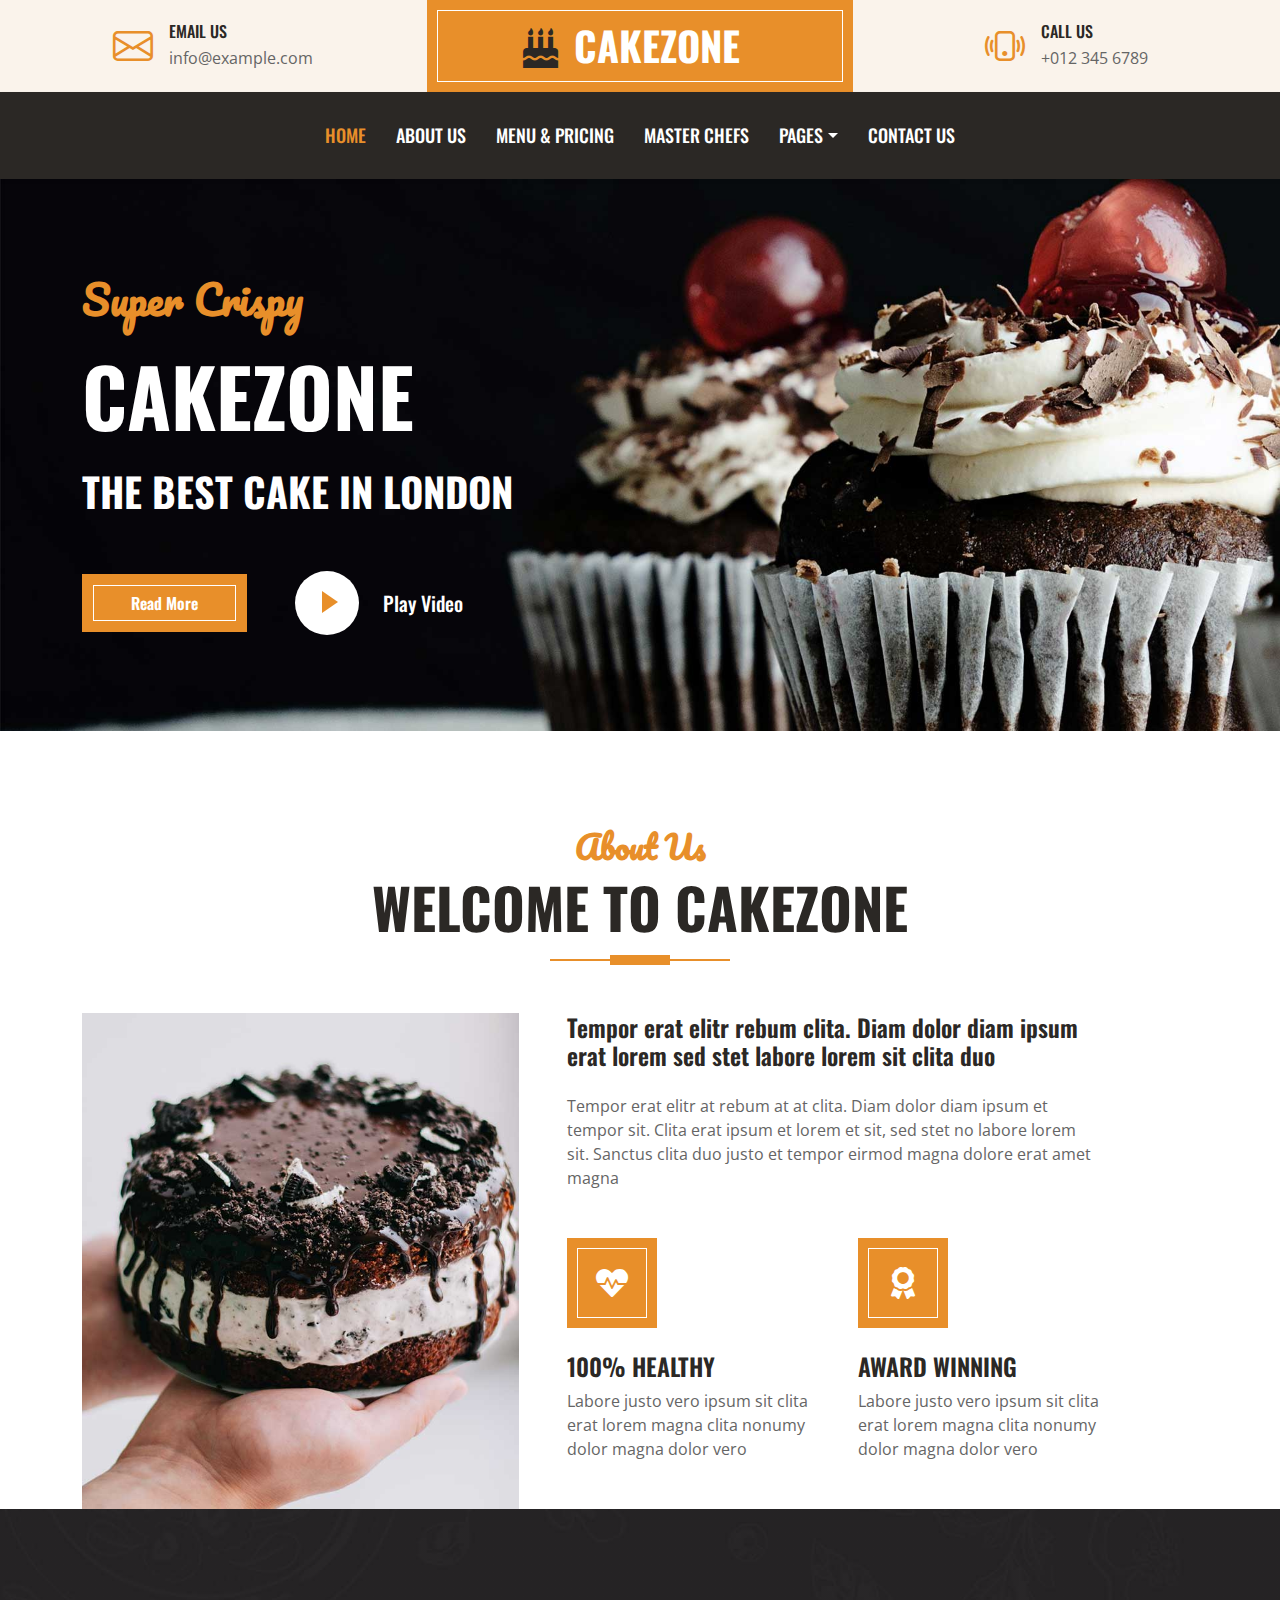
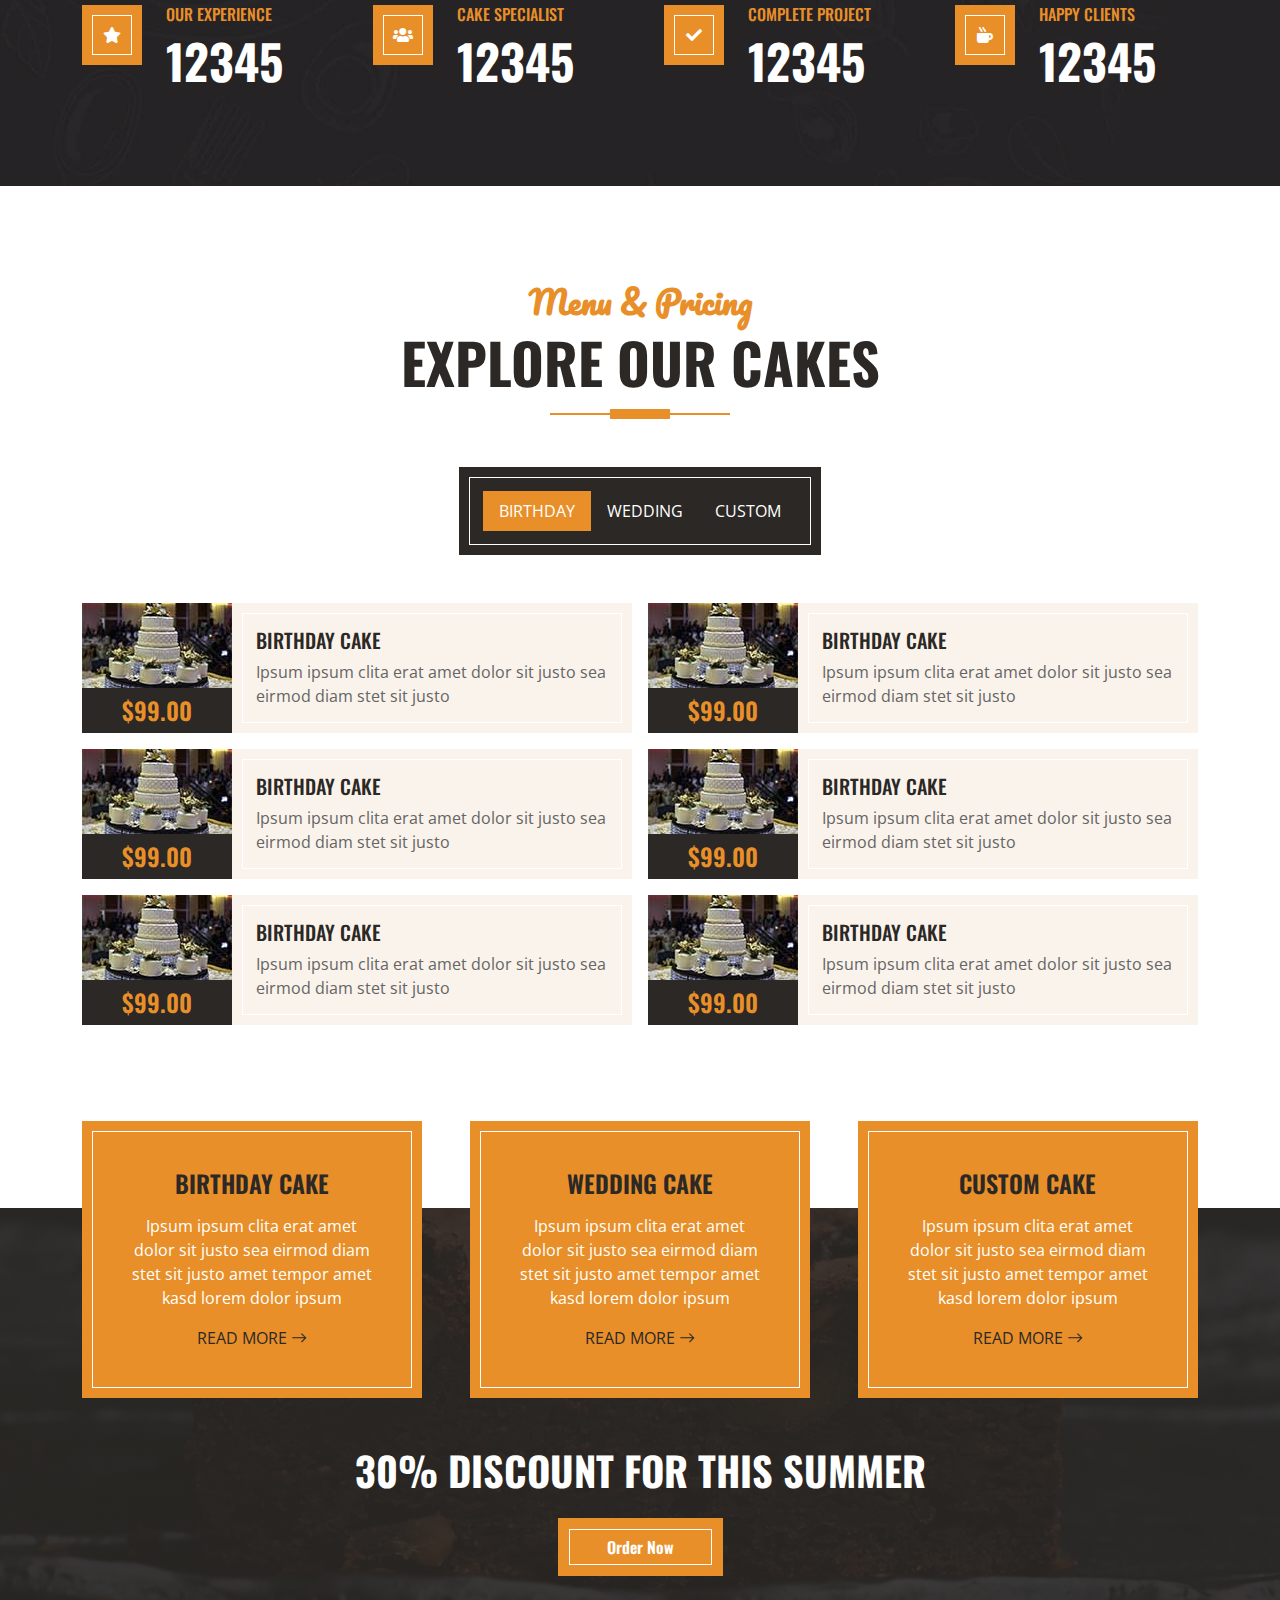
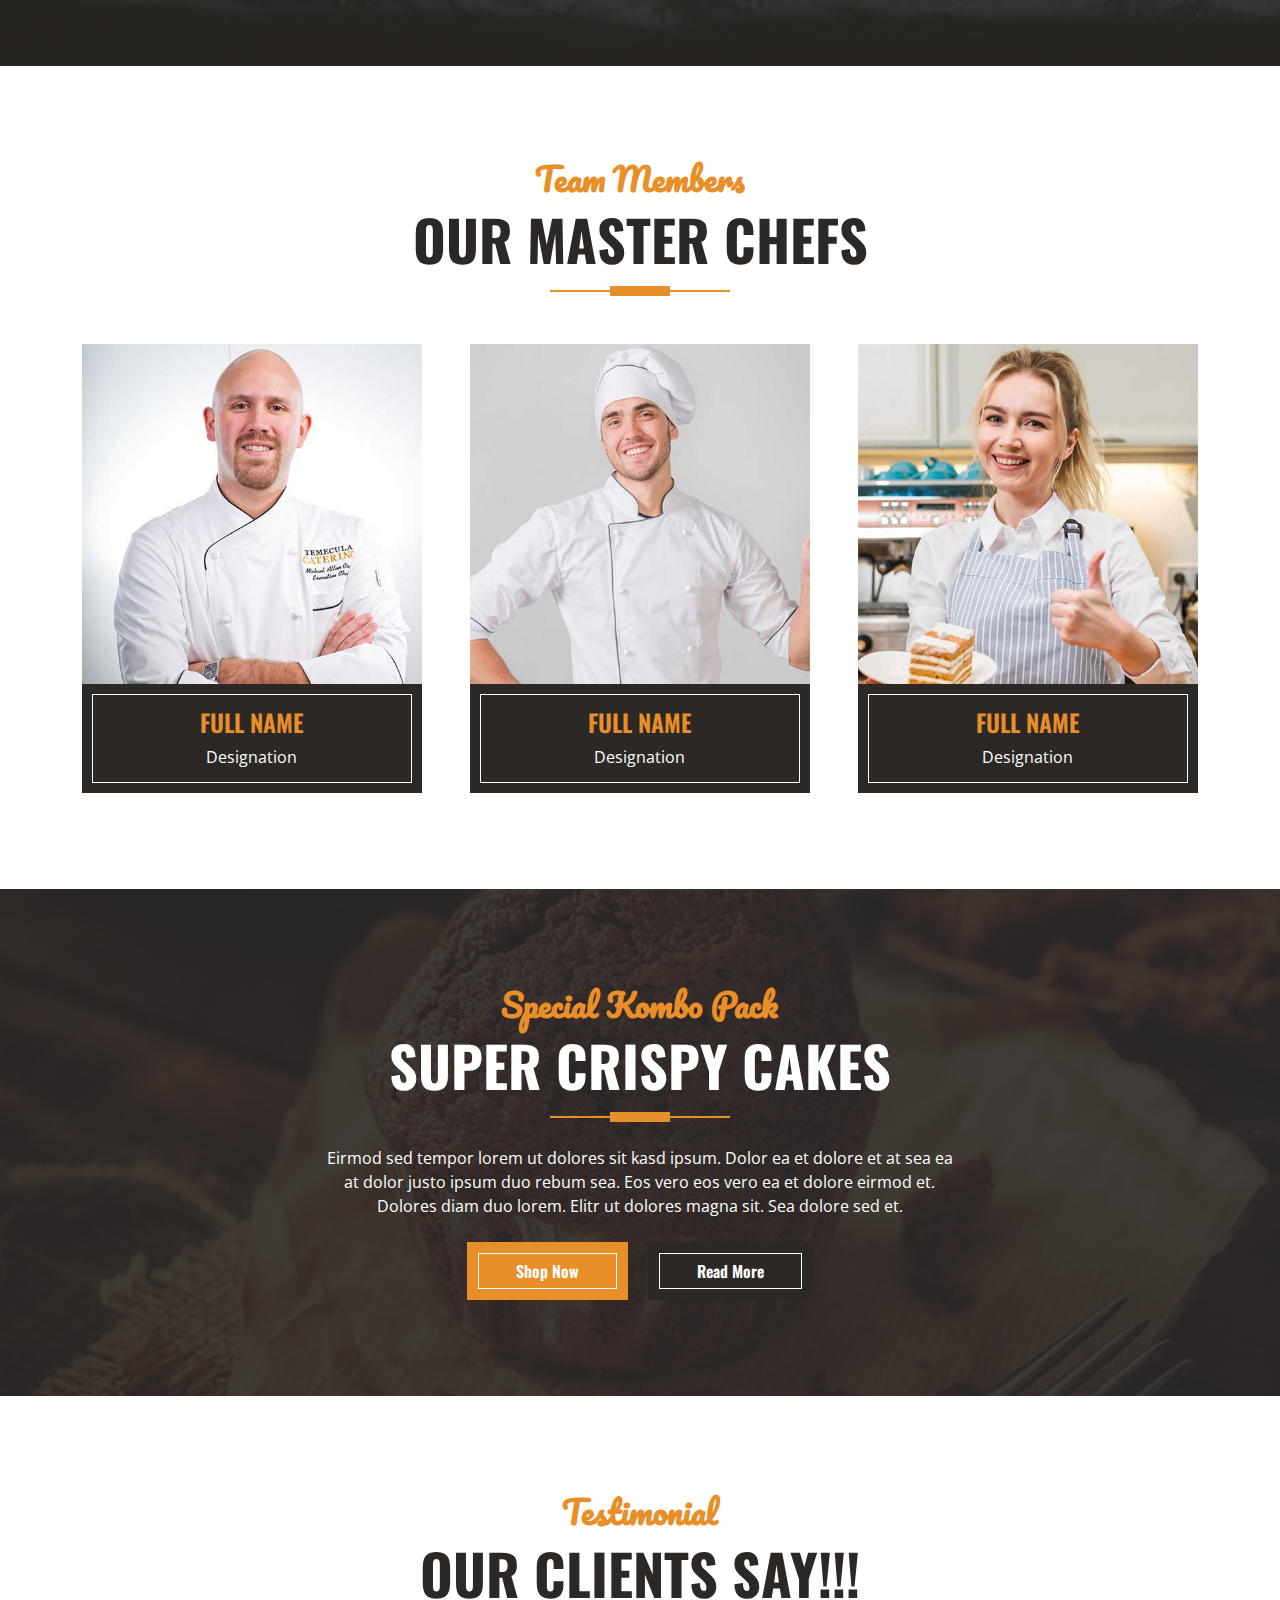
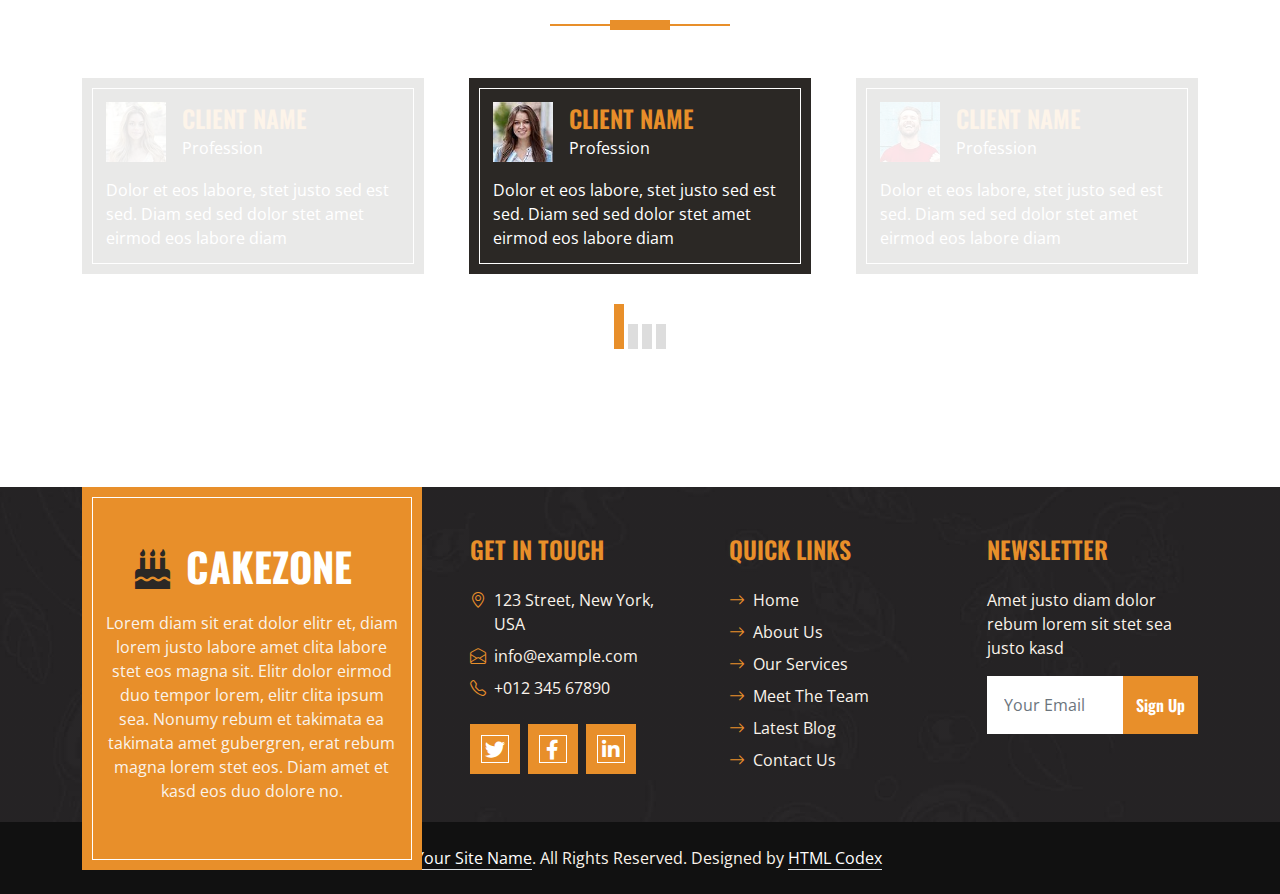
<file: website/cake-shop/cake-shop-website-template/index.html>
<!DOCTYPE html>
<html lang="en">

<head>
    <meta charset="utf-8">
    <title>CakeZone - Cake Shop Website Template</title>
    <meta content="width=device-width, initial-scale=1.0" name="viewport">
    <meta content="Free HTML Templates" name="keywords">
    <meta content="Free HTML Templates" name="description">

    <!-- Favicon -->
    <link href="img/favicon.ico" rel="icon">

    <!-- Google Web Fonts -->
    <link rel="preconnect" href="https://fonts.googleapis.com">
    <link rel="preconnect" href="https://fonts.gstatic.com" crossorigin>
    <link href="https://fonts.googleapis.com/css2?family=Open+Sans:wght@400;600&family=Oswald:wght@500;600;700&family=Pacifico&display=swap" rel="stylesheet"> 

    <!-- Icon Font Stylesheet -->
    <link href="https://cdnjs.cloudflare.com/ajax/libs/font-awesome/5.10.0/css/all.min.css" rel="stylesheet">
    <link href="https://cdn.jsdelivr.net/npm/bootstrap-icons@1.4.1/font/bootstrap-icons.css" rel="stylesheet">

    <!-- Libraries Stylesheet -->
    <link href="lib/owlcarousel/assets/owl.carousel.min.css" rel="stylesheet">

    <!-- Customized Bootstrap Stylesheet -->
    <link href="css/bootstrap.min.css" rel="stylesheet">

    <!-- Template Stylesheet -->
    <link href="css/style.css" rel="stylesheet">
</head>

<body>
    <!-- Topbar Start -->
    <div class="container-fluid px-0 d-none d-lg-block">
        <div class="row gx-0">
            <div class="col-lg-4 text-center bg-secondary py-3">
                <div class="d-inline-flex align-items-center justify-content-center">
                    <i class="bi bi-envelope fs-1 text-primary me-3"></i>
                    <div class="text-start">
                        <h6 class="text-uppercase mb-1">Email Us</h6>
                        <span>info@example.com</span>
                    </div>
                </div>
            </div>
            <div class="col-lg-4 text-center bg-primary border-inner py-3">
                <div class="d-inline-flex align-items-center justify-content-center">
                    <a href="index.html" class="navbar-brand">
                        <h1 class="m-0 text-uppercase text-white"><i class="fa fa-birthday-cake fs-1 text-dark me-3"></i>CakeZone</h1>
                    </a>
                </div>
            </div>
            <div class="col-lg-4 text-center bg-secondary py-3">
                <div class="d-inline-flex align-items-center justify-content-center">
                    <i class="bi bi-phone-vibrate fs-1 text-primary me-3"></i>
                    <div class="text-start">
                        <h6 class="text-uppercase mb-1">Call Us</h6>
                        <span>+012 345 6789</span>
                    </div>
                </div>
            </div>
        </div>
    </div>
    <!-- Topbar End -->


    <!-- Navbar Start -->
    <nav class="navbar navbar-expand-lg bg-dark navbar-dark shadow-sm py-3 py-lg-0 px-3 px-lg-0">
        <a href="index.html" class="navbar-brand d-block d-lg-none">
            <h1 class="m-0 text-uppercase text-white"><i class="fa fa-birthday-cake fs-1 text-primary me-3"></i>CakeZone</h1>
        </a>
        <button class="navbar-toggler" type="button" data-bs-toggle="collapse" data-bs-target="#navbarCollapse">
            <span class="navbar-toggler-icon"></span>
        </button>
        <div class="collapse navbar-collapse" id="navbarCollapse">
            <div class="navbar-nav ms-auto mx-lg-auto py-0">
                <a href="index.html" class="nav-item nav-link active">Home</a>
                <a href="about.html" class="nav-item nav-link">About Us</a>
                <a href="menu.html" class="nav-item nav-link">Menu & Pricing</a>
                <a href="team.html" class="nav-item nav-link">Master Chefs</a>
                <div class="nav-item dropdown">
                    <a href="#" class="nav-link dropdown-toggle" data-bs-toggle="dropdown">Pages</a>
                    <div class="dropdown-menu m-0">
                        <a href="service.html" class="dropdown-item">Our Service</a>
                        <a href="testimonial.html" class="dropdown-item">Testimonial</a>
                    </div>
                </div>
                <a href="contact.html" class="nav-item nav-link">Contact Us</a>
            </div>
        </div>
    </nav>
    <!-- Navbar End -->


    <!-- Hero Start -->
    <div class="container-fluid bg-primary py-5 mb-5 hero-header">
        <div class="container py-5">
            <div class="row justify-content-start">
                <div class="col-lg-8 text-center text-lg-start">
                    <h1 class="font-secondary text-primary mb-4">Super Crispy</h1>
                    <h1 class="display-1 text-uppercase text-white mb-4">CakeZone</h1>
                    <h1 class="text-uppercase text-white">The Best Cake In London</h1>
                    <div class="d-flex align-items-center justify-content-center justify-content-lg-start pt-5">
                        <a href="" class="btn btn-primary border-inner py-3 px-5 me-5">Read More</a>
                        <button type="button" class="btn-play" data-bs-toggle="modal"
                            data-src="https://www.youtube.com/embed/DWRcNpR6Kdc" data-bs-target="#videoModal">
                            <span></span>
                        </button>
                        <h5 class="font-weight-normal text-white m-0 ms-4 d-none d-sm-block">Play Video</h5>
                    </div>
                </div>
            </div>
        </div>
    </div>
    <!-- Hero End -->


    <!-- Video Modal Start -->
    <div class="modal fade" id="videoModal" tabindex="-1" aria-labelledby="exampleModalLabel" aria-hidden="true">
        <div class="modal-dialog">
            <div class="modal-content rounded-0">
                <div class="modal-header">
                    <h5 class="modal-title" id="exampleModalLabel">Youtube Video</h5>
                    <button type="button" class="btn-close" data-bs-dismiss="modal" aria-label="Close"></button>
                </div>
                <div class="modal-body">
                    <!-- 16:9 aspect ratio -->
                    <div class="ratio ratio-16x9">
                        <iframe class="embed-responsive-item" src="" id="video" allowfullscreen allowscriptaccess="always"
                            allow="autoplay"></iframe>
                    </div>
                </div>
            </div>
        </div>
    </div>
    <!-- Video Modal End -->


    <!-- About Start -->
    <div class="container-fluid pt-5">
        <div class="container">
            <div class="section-title position-relative text-center mx-auto mb-5 pb-3" style="max-width: 600px;">
                <h2 class="text-primary font-secondary">About Us</h2>
                <h1 class="display-4 text-uppercase">Welcome To CakeZone</h1>
            </div>
            <div class="row gx-5">
                <div class="col-lg-5 mb-5 mb-lg-0" style="min-height: 400px;">
                    <div class="position-relative h-100">
                        <img class="position-absolute w-100 h-100" src="img/about.jpg" style="object-fit: cover;">
                    </div>
                </div>
                <div class="col-lg-6 pb-5">
                    <h4 class="mb-4">Tempor erat elitr rebum clita. Diam dolor diam ipsum erat lorem sed stet labore lorem sit clita duo</h4>
                    <p class="mb-5">Tempor erat elitr at rebum at at clita. Diam dolor diam ipsum et tempor sit. Clita erat ipsum et lorem et sit, sed stet no labore lorem sit. Sanctus clita duo justo et tempor eirmod magna dolore erat amet magna</p>
                    <div class="row g-5">
                        <div class="col-sm-6">
                            <div class="d-flex align-items-center justify-content-center bg-primary border-inner mb-4" style="width: 90px; height: 90px;">
                                <i class="fa fa-heartbeat fa-2x text-white"></i>
                            </div>
                            <h4 class="text-uppercase">100% Healthy</h4>
                            <p class="mb-0">Labore justo vero ipsum sit clita erat lorem magna clita nonumy dolor magna dolor vero</p>
                        </div>
                        <div class="col-sm-6">
                            <div class="d-flex align-items-center justify-content-center bg-primary border-inner mb-4" style="width: 90px; height: 90px;">
                                <i class="fa fa-award fa-2x text-white"></i>
                            </div>
                            <h4 class="text-uppercase">Award Winning</h4>
                            <p class="mb-0">Labore justo vero ipsum sit clita erat lorem magna clita nonumy dolor magna dolor vero</p>
                        </div>
                    </div>
                </div>
            </div>
        </div>
    </div>
    <!-- About End -->


    <!-- Facts Start -->
    <div class="container-fluid bg-img py-5 mb-5">
        <div class="container py-5">
            <div class="row gx-5 gy-4">
                <div class="col-lg-3 col-md-6">
                    <div class="d-flex">
                        <div class="bg-primary border-inner d-flex align-items-center justify-content-center mb-3" style="width: 60px; height: 60px;">
                            <i class="fa fa-star text-white"></i>
                        </div>
                        <div class="ps-4">
                            <h6 class="text-primary text-uppercase">Our Experience</h6>
                            <h1 class="display-5 text-white mb-0" data-toggle="counter-up">12345</h1>
                        </div>
                    </div>
                </div>
                <div class="col-lg-3 col-md-6">
                    <div class="d-flex">
                        <div class="bg-primary border-inner d-flex align-items-center justify-content-center mb-3" style="width: 60px; height: 60px;">
                            <i class="fa fa-users text-white"></i>
                        </div>
                        <div class="ps-4">
                            <h6 class="text-primary text-uppercase">Cake Specialist</h6>
                            <h1 class="display-5 text-white mb-0" data-toggle="counter-up">12345</h1>
                        </div>
                    </div>
                </div>
                <div class="col-lg-3 col-md-6">
                    <div class="d-flex">
                        <div class="bg-primary border-inner d-flex align-items-center justify-content-center mb-3" style="width: 60px; height: 60px;">
                            <i class="fa fa-check text-white"></i>
                        </div>
                        <div class="ps-4">
                            <h6 class="text-primary text-uppercase">Complete Project</h6>
                            <h1 class="display-5 text-white mb-0" data-toggle="counter-up">12345</h1>
                        </div>
                    </div>
                </div>
                <div class="col-lg-3 col-md-6">
                    <div class="d-flex">
                        <div class="bg-primary border-inner d-flex align-items-center justify-content-center mb-3" style="width: 60px; height: 60px;">
                            <i class="fa fa-mug-hot text-white"></i>
                        </div>
                        <div class="ps-4">
                            <h6 class="text-primary text-uppercase">Happy Clients</h6>
                            <h1 class="display-5 text-white mb-0" data-toggle="counter-up">12345</h1>
                        </div>
                    </div>
                </div>
            </div>
        </div>
    </div>
    <!-- Facts End -->


    <!-- Products Start -->
    <div class="container-fluid about py-5">
        <div class="container">
            <div class="section-title position-relative text-center mx-auto mb-5 pb-3" style="max-width: 600px;">
                <h2 class="text-primary font-secondary">Menu & Pricing</h2>
                <h1 class="display-4 text-uppercase">Explore Our Cakes</h1>
            </div>
            <div class="tab-class text-center">
                <ul class="nav nav-pills d-inline-flex justify-content-center bg-dark text-uppercase border-inner p-4 mb-5">
                    <li class="nav-item">
                        <a class="nav-link text-white active" data-bs-toggle="pill" href="#tab-1">Birthday</a>
                    </li>
                    <li class="nav-item">
                        <a class="nav-link text-white" data-bs-toggle="pill" href="#tab-2">Wedding</a>
                    </li>
                    <li class="nav-item">
                        <a class="nav-link text-white" data-bs-toggle="pill" href="#tab-3">Custom</a>
                    </li>
                </ul>
                <div class="tab-content">
                    <div id="tab-1" class="tab-pane fade show p-0 active">
                        <div class="row g-3">
                            <div class="col-lg-6">
                                <div class="d-flex h-100">
                                    <div class="flex-shrink-0">
                                        <img class="img-fluid" src="img/cake-1.jpg" alt="" style="width: 150px; height: 85px;">
                                        <h4 class="bg-dark text-primary p-2 m-0">$99.00</h4>
                                    </div>
                                    <div class="d-flex flex-column justify-content-center text-start bg-secondary border-inner px-4">
                                        <h5 class="text-uppercase">Birthday Cake</h5>
                                        <span>Ipsum ipsum clita erat amet dolor sit justo sea eirmod diam stet sit justo</span>
                                    </div>
                                </div>
                            </div>
                            <div class="col-lg-6">
                                <div class="d-flex h-100">
                                    <div class="flex-shrink-0">
                                        <img class="img-fluid" src="img/cake-1.jpg" alt="" style="width: 150px; height: 85px;">
                                        <h4 class="bg-dark text-primary p-2 m-0">$99.00</h4>
                                    </div>
                                    <div class="d-flex flex-column justify-content-center text-start bg-secondary border-inner px-4">
                                        <h5 class="text-uppercase">Birthday Cake</h5>
                                        <span>Ipsum ipsum clita erat amet dolor sit justo sea eirmod diam stet sit justo</span>
                                    </div>
                                </div>
                            </div>
                            <div class="col-lg-6">
                                <div class="d-flex h-100">
                                    <div class="flex-shrink-0">
                                        <img class="img-fluid" src="img/cake-1.jpg" alt="" style="width: 150px; height: 85px;">
                                        <h4 class="bg-dark text-primary p-2 m-0">$99.00</h4>
                                    </div>
                                    <div class="d-flex flex-column justify-content-center text-start bg-secondary border-inner px-4">
                                        <h5 class="text-uppercase">Birthday Cake</h5>
                                        <span>Ipsum ipsum clita erat amet dolor sit justo sea eirmod diam stet sit justo</span>
                                    </div>
                                </div>
                            </div>
                            <div class="col-lg-6">
                                <div class="d-flex h-100">
                                    <div class="flex-shrink-0">
                                        <img class="img-fluid" src="img/cake-1.jpg" alt="" style="width: 150px; height: 85px;">
                                        <h4 class="bg-dark text-primary p-2 m-0">$99.00</h4>
                                    </div>
                                    <div class="d-flex flex-column justify-content-center text-start bg-secondary border-inner px-4">
                                        <h5 class="text-uppercase">Birthday Cake</h5>
                                        <span>Ipsum ipsum clita erat amet dolor sit justo sea eirmod diam stet sit justo</span>
                                    </div>
                                </div>
                            </div>
                            <div class="col-lg-6">
                                <div class="d-flex h-100">
                                    <div class="flex-shrink-0">
                                        <img class="img-fluid" src="img/cake-1.jpg" alt="" style="width: 150px; height: 85px;">
                                        <h4 class="bg-dark text-primary p-2 m-0">$99.00</h4>
                                    </div>
                                    <div class="d-flex flex-column justify-content-center text-start bg-secondary border-inner px-4">
                                        <h5 class="text-uppercase">Birthday Cake</h5>
                                        <span>Ipsum ipsum clita erat amet dolor sit justo sea eirmod diam stet sit justo</span>
                                    </div>
                                </div>
                            </div>
                            <div class="col-lg-6">
                                <div class="d-flex h-100">
                                    <div class="flex-shrink-0">
                                        <img class="img-fluid" src="img/cake-1.jpg" alt="" style="width: 150px; height: 85px;">
                                        <h4 class="bg-dark text-primary p-2 m-0">$99.00</h4>
                                    </div>
                                    <div class="d-flex flex-column justify-content-center text-start bg-secondary border-inner px-4">
                                        <h5 class="text-uppercase">Birthday Cake</h5>
                                        <span>Ipsum ipsum clita erat amet dolor sit justo sea eirmod diam stet sit justo</span>
                                    </div>
                                </div>
                            </div>
                        </div>
                    </div>
                    <div id="tab-2" class="tab-pane fade show p-0">
                        <div class="row g-3">
                            <div class="col-lg-6">
                                <div class="d-flex h-100">
                                    <div class="flex-shrink-0">
                                        <img class="img-fluid" src="img/cake-2.jpg" alt="" style="width: 150px; height: 85px;">
                                        <h4 class="bg-dark text-primary p-2 m-0">$99.00</h4>
                                    </div>
                                    <div class="d-flex flex-column justify-content-center text-start bg-secondary border-inner px-4">
                                        <h5 class="text-uppercase">Wedding Cake</h5>
                                        <span>Ipsum ipsum clita erat amet dolor sit justo sea eirmod diam stet sit justo</span>
                                    </div>
                                </div>
                            </div>
                            <div class="col-lg-6">
                                <div class="d-flex h-100">
                                    <div class="flex-shrink-0">
                                        <img class="img-fluid" src="img/cake-2.jpg" alt="" style="width: 150px; height: 85px;">
                                        <h4 class="bg-dark text-primary p-2 m-0">$99.00</h4>
                                    </div>
                                    <div class="d-flex flex-column justify-content-center text-start bg-secondary border-inner px-4">
                                        <h5 class="text-uppercase">Wedding Cake</h5>
                                        <span>Ipsum ipsum clita erat amet dolor sit justo sea eirmod diam stet sit justo</span>
                                    </div>
                                </div>
                            </div>
                            <div class="col-lg-6">
                                <div class="d-flex h-100">
                                    <div class="flex-shrink-0">
                                        <img class="img-fluid" src="img/cake-2.jpg" alt="" style="width: 150px; height: 85px;">
                                        <h4 class="bg-dark text-primary p-2 m-0">$99.00</h4>
                                    </div>
                                    <div class="d-flex flex-column justify-content-center text-start bg-secondary border-inner px-4">
                                        <h5 class="text-uppercase">Wedding Cake</h5>
                                        <span>Ipsum ipsum clita erat amet dolor sit justo sea eirmod diam stet sit justo</span>
                                    </div>
                                </div>
                            </div>
                            <div class="col-lg-6">
                                <div class="d-flex h-100">
                                    <div class="flex-shrink-0">
                                        <img class="img-fluid" src="img/cake-2.jpg" alt="" style="width: 150px; height: 85px;">
                                        <h4 class="bg-dark text-primary p-2 m-0">$99.00</h4>
                                    </div>
                                    <div class="d-flex flex-column justify-content-center text-start bg-secondary border-inner px-4">
                                        <h5 class="text-uppercase">Wedding Cake</h5>
                                        <span>Ipsum ipsum clita erat amet dolor sit justo sea eirmod diam stet sit justo</span>
                                    </div>
                                </div>
                            </div>
                            <div class="col-lg-6">
                                <div class="d-flex h-100">
                                    <div class="flex-shrink-0">
                                        <img class="img-fluid" src="img/cake-2.jpg" alt="" style="width: 150px; height: 85px;">
                                        <h4 class="bg-dark text-primary p-2 m-0">$99.00</h4>
                                    </div>
                                    <div class="d-flex flex-column justify-content-center text-start bg-secondary border-inner px-4">
                                        <h5 class="text-uppercase">Wedding Cake</h5>
                                        <span>Ipsum ipsum clita erat amet dolor sit justo sea eirmod diam stet sit justo</span>
                                    </div>
                                </div>
                            </div>
                            <div class="col-lg-6">
                                <div class="d-flex h-100">
                                    <div class="flex-shrink-0">
                                        <img class="img-fluid" src="img/cake-2.jpg" alt="" style="width: 150px; height: 85px;">
                                        <h4 class="bg-dark text-primary p-2 m-0">$99.00</h4>
                                    </div>
                                    <div class="d-flex flex-column justify-content-center text-start bg-secondary border-inner px-4">
                                        <h5 class="text-uppercase">Wedding Cake</h5>
                                        <span>Ipsum ipsum clita erat amet dolor sit justo sea eirmod diam stet sit justo</span>
                                    </div>
                                </div>
                            </div>
                        </div>
                    </div>
                    <div id="tab-3" class="tab-pane fade show p-0">
                        <div class="row g-3">
                            <div class="col-lg-6">
                                <div class="d-flex h-100">
                                    <div class="flex-shrink-0">
                                        <img class="img-fluid" src="img/cake-3.jpg" alt="" style="width: 150px; height: 85px;">
                                        <h4 class="bg-dark text-primary p-2 m-0">$99.00</h4>
                                    </div>
                                    <div class="d-flex flex-column justify-content-center text-start bg-secondary border-inner px-4">
                                        <h5 class="text-uppercase">Custom Cake</h5>
                                        <span>Ipsum ipsum clita erat amet dolor sit justo sea eirmod diam stet sit justo</span>
                                    </div>
                                </div>
                            </div>
                            <div class="col-lg-6">
                                <div class="d-flex h-100">
                                    <div class="flex-shrink-0">
                                        <img class="img-fluid" src="img/cake-3.jpg" alt="" style="width: 150px; height: 85px;">
                                        <h4 class="bg-dark text-primary p-2 m-0">$99.00</h4>
                                    </div>
                                    <div class="d-flex flex-column justify-content-center text-start bg-secondary border-inner px-4">
                                        <h5 class="text-uppercase">Custom Cake</h5>
                                        <span>Ipsum ipsum clita erat amet dolor sit justo sea eirmod diam stet sit justo</span>
                                    </div>
                                </div>
                            </div>
                            <div class="col-lg-6">
                                <div class="d-flex h-100">
                                    <div class="flex-shrink-0">
                                        <img class="img-fluid" src="img/cake-3.jpg" alt="" style="width: 150px; height: 85px;">
                                        <h4 class="bg-dark text-primary p-2 m-0">$99.00</h4>
                                    </div>
                                    <div class="d-flex flex-column justify-content-center text-start bg-secondary border-inner px-4">
                                        <h5 class="text-uppercase">Custom Cake</h5>
                                        <span>Ipsum ipsum clita erat amet dolor sit justo sea eirmod diam stet sit justo</span>
                                    </div>
                                </div>
                            </div>
                            <div class="col-lg-6">
                                <div class="d-flex h-100">
                                    <div class="flex-shrink-0">
                                        <img class="img-fluid" src="img/cake-3.jpg" alt="" style="width: 150px; height: 85px;">
                                        <h4 class="bg-dark text-primary p-2 m-0">$99.00</h4>
                                    </div>
                                    <div class="d-flex flex-column justify-content-center text-start bg-secondary border-inner px-4">
                                        <h5 class="text-uppercase">Custom Cake</h5>
                                        <span>Ipsum ipsum clita erat amet dolor sit justo sea eirmod diam stet sit justo</span>
                                    </div>
                                </div>
                            </div>
                            <div class="col-lg-6">
                                <div class="d-flex h-100">
                                    <div class="flex-shrink-0">
                                        <img class="img-fluid" src="img/cake-3.jpg" alt="" style="width: 150px; height: 85px;">
                                        <h4 class="bg-dark text-primary p-2 m-0">$99.00</h4>
                                    </div>
                                    <div class="d-flex flex-column justify-content-center text-start bg-secondary border-inner px-4">
                                        <h5 class="text-uppercase">Custom Cake</h5>
                                        <span>Ipsum ipsum clita erat amet dolor sit justo sea eirmod diam stet sit justo</span>
                                    </div>
                                </div>
                            </div>
                            <div class="col-lg-6">
                                <div class="d-flex h-100">
                                    <div class="flex-shrink-0">
                                        <img class="img-fluid" src="img/cake-3.jpg" alt="" style="width: 150px; height: 85px;">
                                        <h4 class="bg-dark text-primary p-2 m-0">$99.00</h4>
                                    </div>
                                    <div class="d-flex flex-column justify-content-center text-start bg-secondary border-inner px-4">
                                        <h5 class="text-uppercase">Custom Cake</h5>
                                        <span>Ipsum ipsum clita erat amet dolor sit justo sea eirmod diam stet sit justo</span>
                                    </div>
                                </div>
                            </div>
                        </div>
                    </div>
                </div>
            </div>
        </div>
    </div>
    <!-- Products End -->


    <!-- Service Start -->
    <div class="container-fluid service position-relative px-5 mt-5" style="margin-bottom: 135px;">
        <div class="container">
            <div class="row g-5">
                <div class="col-lg-4 col-md-6">
                    <div class="bg-primary border-inner text-center text-white p-5">
                        <h4 class="text-uppercase mb-3">Birthday Cake</h4>
                        <p>Ipsum ipsum clita erat amet dolor sit justo sea eirmod diam stet sit justo amet tempor amet kasd lorem dolor ipsum</p>
                        <a class="text-uppercase text-dark" href="">Read More <i class="bi bi-arrow-right"></i></a>
                    </div>
                </div>
                <div class="col-lg-4 col-md-6">
                    <div class="bg-primary border-inner text-center text-white p-5">
                        <h4 class="text-uppercase mb-3">Wedding Cake</h4>
                        <p>Ipsum ipsum clita erat amet dolor sit justo sea eirmod diam stet sit justo amet tempor amet kasd lorem dolor ipsum</p>
                        <a class="text-uppercase text-dark" href="">Read More <i class="bi bi-arrow-right"></i></a>
                    </div>
                </div>
                <div class="col-lg-4 col-md-6">
                    <div class="bg-primary border-inner text-center text-white p-5">
                        <h4 class="text-uppercase mb-3">Custom Cake</h4>
                        <p>Ipsum ipsum clita erat amet dolor sit justo sea eirmod diam stet sit justo amet tempor amet kasd lorem dolor ipsum</p>
                        <a class="text-uppercase text-dark" href="">Read More <i class="bi bi-arrow-right"></i></a>
                    </div>
                </div>
                <div class="col-lg-12 col-md-6 text-center">
                    <h1 class="text-uppercase text-light mb-4">30% Discount For This Summer</h1>
                    <a href="" class="btn btn-primary border-inner py-3 px-5">Order Now</a>
                </div>
            </div>
        </div>
    </div>
    <!-- Service Start -->


    <!-- Team Start -->
    <div class="container-fluid py-5">
        <div class="container">
            <div class="section-title position-relative text-center mx-auto mb-5 pb-3" style="max-width: 600px;">
                <h2 class="text-primary font-secondary">Team Members</h2>
                <h1 class="display-4 text-uppercase">Our Master Chefs</h1>
            </div>
            <div class="row g-5">
                <div class="col-lg-4 col-md-6">
                    <div class="team-item">
                        <div class="position-relative overflow-hidden">
                            <img class="img-fluid w-100" src="img/team-1.jpg" alt="">
                            <div class="team-overlay w-100 h-100 position-absolute top-50 start-50 translate-middle d-flex align-items-center justify-content-center">
                                <div class="d-flex align-items-center justify-content-start">
                                    <a class="btn btn-lg btn-primary btn-lg-square border-inner rounded-0 mx-1" href="#"><i class="fab fa-twitter fw-normal"></i></a>
                                    <a class="btn btn-lg btn-primary btn-lg-square border-inner rounded-0 mx-1" href="#"><i class="fab fa-facebook-f fw-normal"></i></a>
                                    <a class="btn btn-lg btn-primary btn-lg-square border-inner rounded-0 mx-1" href="#"><i class="fab fa-linkedin-in fw-normal"></i></a>
                                </div>
                            </div>
                        </div>
                        <div class="bg-dark border-inner text-center p-4">
                            <h4 class="text-uppercase text-primary">Full Name</h4>
                            <p class="text-white m-0">Designation</p>
                        </div>
                    </div>
                </div>
                <div class="col-lg-4 col-md-6">
                    <div class="team-item">
                        <div class="position-relative overflow-hidden">
                            <img class="img-fluid w-100" src="img/team-2.jpg" alt="">
                            <div class="team-overlay w-100 h-100 position-absolute top-50 start-50 translate-middle d-flex align-items-center justify-content-center">
                                <div class="d-flex align-items-center justify-content-start">
                                    <a class="btn btn-lg btn-primary btn-lg-square border-inner rounded-0 mx-1" href="#"><i class="fab fa-twitter fw-normal"></i></a>
                                    <a class="btn btn-lg btn-primary btn-lg-square border-inner rounded-0 mx-1" href="#"><i class="fab fa-facebook-f fw-normal"></i></a>
                                    <a class="btn btn-lg btn-primary btn-lg-square border-inner rounded-0 mx-1" href="#"><i class="fab fa-linkedin-in fw-normal"></i></a>
                                </div>
                            </div>
                        </div>
                        <div class="bg-dark border-inner text-center p-4">
                            <h4 class="text-uppercase text-primary">Full Name</h4>
                            <p class="text-white m-0">Designation</p>
                        </div>
                    </div>
                </div>
                <div class="col-lg-4 col-md-6">
                    <div class="team-item">
                        <div class="position-relative overflow-hidden">
                            <img class="img-fluid w-100" src="img/team-3.jpg" alt="">
                            <div class="team-overlay w-100 h-100 position-absolute top-50 start-50 translate-middle d-flex align-items-center justify-content-center">
                                <div class="d-flex align-items-center justify-content-start">
                                    <a class="btn btn-lg btn-primary btn-lg-square border-inner rounded-0 mx-1" href="#"><i class="fab fa-twitter fw-normal"></i></a>
                                    <a class="btn btn-lg btn-primary btn-lg-square border-inner rounded-0 mx-1" href="#"><i class="fab fa-facebook-f fw-normal"></i></a>
                                    <a class="btn btn-lg btn-primary btn-lg-square border-inner rounded-0 mx-1" href="#"><i class="fab fa-linkedin-in fw-normal"></i></a>
                                </div>
                            </div>
                        </div>
                        <div class="bg-dark border-inner text-center p-4">
                            <h4 class="text-uppercase text-primary">Full Name</h4>
                            <p class="text-white m-0">Designation</p>
                        </div>
                    </div>
                </div>
            </div>
        </div>
    </div>
    <!-- Team End -->


    <!-- Offer Start -->
    <div class="container-fluid bg-offer my-5 py-5">
        <div class="container py-5">
            <div class="row gx-5 justify-content-center">
                <div class="col-lg-7 text-center">
                    <div class="section-title position-relative text-center mx-auto mb-4 pb-3" style="max-width: 600px;">
                        <h2 class="text-primary font-secondary">Special Kombo Pack</h2>
                        <h1 class="display-4 text-uppercase text-white">Super Crispy Cakes</h1>
                    </div>
                    <p class="text-white mb-4">Eirmod sed tempor lorem ut dolores sit kasd ipsum. Dolor ea et dolore et at sea ea at dolor justo ipsum duo rebum sea. Eos vero eos vero ea et dolore eirmod et. Dolores diam duo lorem. Elitr ut dolores magna sit. Sea dolore sed et.</p>
                    <a href="" class="btn btn-primary border-inner py-3 px-5 me-3">Shop Now</a>
                    <a href="" class="btn btn-dark border-inner py-3 px-5">Read More</a>
                </div>
            </div>
        </div>
    </div>
    <!-- Offer End -->


    <!-- Testimonial Start -->
    <div class="container-fluid py-5">
        <div class="container">
            <div class="section-title position-relative text-center mx-auto mb-5 pb-3" style="max-width: 600px;">
                <h2 class="text-primary font-secondary">Testimonial</h2>
                <h1 class="display-4 text-uppercase">Our Clients Say!!!</h1>
            </div>
            <div class="owl-carousel testimonial-carousel">
                <div class="testimonial-item bg-dark text-white border-inner p-4">
                    <div class="d-flex align-items-center mb-3">
                        <img class="img-fluid flex-shrink-0" src="img/testimonial-1.jpg" style="width: 60px; height: 60px;">
                        <div class="ps-3">
                            <h4 class="text-primary text-uppercase mb-1">Client Name</h4>
                            <span>Profession</span>
                        </div>
                    </div>
                    <p class="mb-0">Dolor et eos labore, stet justo sed est sed. Diam sed sed dolor stet amet eirmod eos labore diam
                    </p>
                </div>
                <div class="testimonial-item bg-dark text-white border-inner p-4">
                    <div class="d-flex align-items-center mb-3">
                        <img class="img-fluid flex-shrink-0" src="img/testimonial-2.jpg" style="width: 60px; height: 60px;">
                        <div class="ps-3">
                            <h4 class="text-primary text-uppercase mb-1">Client Name</h4>
                            <span>Profession</span>
                        </div>
                    </div>
                    <p class="mb-0">Dolor et eos labore, stet justo sed est sed. Diam sed sed dolor stet amet eirmod eos labore diam
                    </p>
                </div>
                <div class="testimonial-item bg-dark text-white border-inner p-4">
                    <div class="d-flex align-items-center mb-3">
                        <img class="img-fluid flex-shrink-0" src="img/testimonial-3.jpg" style="width: 60px; height: 60px;">
                        <div class="ps-3">
                            <h4 class="text-primary text-uppercase mb-1">Client Name</h4>
                            <span>Profession</span>
                        </div>
                    </div>
                    <p class="mb-0">Dolor et eos labore, stet justo sed est sed. Diam sed sed dolor stet amet eirmod eos labore diam
                    </p>
                </div>
                <div class="testimonial-item bg-dark text-white border-inner p-4">
                    <div class="d-flex align-items-center mb-3">
                        <img class="img-fluid flex-shrink-0" src="img/testimonial-4.jpg" style="width: 60px; height: 60px;">
                        <div class="ps-3">
                            <h4 class="text-primary text-uppercase mb-1">Client Name</h4>
                            <span>Profession</span>
                        </div>
                    </div>
                    <p class="mb-0">Dolor et eos labore, stet justo sed est sed. Diam sed sed dolor stet amet eirmod eos labore diam
                    </p>
                </div>
            </div>
        </div>
    </div>
    <!-- Testimonial End -->
    

    <!-- Footer Start -->
    <div class="container-fluid bg-img text-secondary" style="margin-top: 90px">
        <div class="container">
            <div class="row gx-5">
                <div class="col-lg-4 col-md-6 mb-lg-n5">
                    <div class="d-flex flex-column align-items-center justify-content-center text-center h-100 bg-primary border-inner p-4">
                        <a href="index.html" class="navbar-brand">
                            <h1 class="m-0 text-uppercase text-white"><i class="fa fa-birthday-cake fs-1 text-dark me-3"></i>CakeZone</h1>
                        </a>
                        <p class="mt-3">Lorem diam sit erat dolor elitr et, diam lorem justo labore amet clita labore stet eos magna sit. Elitr dolor eirmod duo tempor lorem, elitr clita ipsum sea. Nonumy rebum et takimata ea takimata amet gubergren, erat rebum magna lorem stet eos. Diam amet et kasd eos duo dolore no.</p>
                    </div>
                </div>
                <div class="col-lg-8 col-md-6">
                    <div class="row gx-5">
                        <div class="col-lg-4 col-md-12 pt-5 mb-5">
                            <h4 class="text-primary text-uppercase mb-4">Get In Touch</h4>
                            <div class="d-flex mb-2">
                                <i class="bi bi-geo-alt text-primary me-2"></i>
                                <p class="mb-0">123 Street, New York, USA</p>
                            </div>
                            <div class="d-flex mb-2">
                                <i class="bi bi-envelope-open text-primary me-2"></i>
                                <p class="mb-0">info@example.com</p>
                            </div>
                            <div class="d-flex mb-2">
                                <i class="bi bi-telephone text-primary me-2"></i>
                                <p class="mb-0">+012 345 67890</p>
                            </div>
                            <div class="d-flex mt-4">
                                <a class="btn btn-lg btn-primary btn-lg-square border-inner rounded-0 me-2" href="#"><i class="fab fa-twitter fw-normal"></i></a>
                                <a class="btn btn-lg btn-primary btn-lg-square border-inner rounded-0 me-2" href="#"><i class="fab fa-facebook-f fw-normal"></i></a>
                                <a class="btn btn-lg btn-primary btn-lg-square border-inner rounded-0 me-2" href="#"><i class="fab fa-linkedin-in fw-normal"></i></a>
                            </div>
                        </div>
                        <div class="col-lg-4 col-md-12 pt-0 pt-lg-5 mb-5">
                            <h4 class="text-primary text-uppercase mb-4">Quick Links</h4>
                            <div class="d-flex flex-column justify-content-start">
                                <a class="text-secondary mb-2" href="#"><i class="bi bi-arrow-right text-primary me-2"></i>Home</a>
                                <a class="text-secondary mb-2" href="#"><i class="bi bi-arrow-right text-primary me-2"></i>About Us</a>
                                <a class="text-secondary mb-2" href="#"><i class="bi bi-arrow-right text-primary me-2"></i>Our Services</a>
                                <a class="text-secondary mb-2" href="#"><i class="bi bi-arrow-right text-primary me-2"></i>Meet The Team</a>
                                <a class="text-secondary mb-2" href="#"><i class="bi bi-arrow-right text-primary me-2"></i>Latest Blog</a>
                                <a class="text-secondary" href="#"><i class="bi bi-arrow-right text-primary me-2"></i>Contact Us</a>
                            </div>
                        </div>
                        <div class="col-lg-4 col-md-12 pt-0 pt-lg-5 mb-5">
                            <h4 class="text-primary text-uppercase mb-4">Newsletter</h4>
                            <p>Amet justo diam dolor rebum lorem sit stet sea justo kasd</p>
                            <form action="">
                                <div class="input-group">
                                    <input type="text" class="form-control border-white p-3" placeholder="Your Email">
                                    <button class="btn btn-primary">Sign Up</button>
                                </div>
                            </form>
                        </div>
                    </div>
                </div>
            </div>
        </div>
    </div>
    <div class="container-fluid text-secondary py-4" style="background: #111111;">
        <div class="container text-center">
            <p class="mb-0">&copy; <a class="text-white border-bottom" href="#">Your Site Name</a>. All Rights Reserved. Designed by <a class="text-white border-bottom" href="https://htmlcodex.com">HTML Codex</a></p>
        </div>
    </div>
    <!-- Footer End -->


    <!-- Back to Top -->
    <a href="#" class="btn btn-primary border-inner py-3 fs-4 back-to-top"><i class="bi bi-arrow-up"></i></a>


    <!-- JavaScript Libraries -->
    <script src="https://code.jquery.com/jquery-3.4.1.min.js"></script>
    <script src="https://cdn.jsdelivr.net/npm/bootstrap@5.0.0/dist/js/bootstrap.bundle.min.js"></script>
    <script src="lib/easing/easing.min.js"></script>
    <script src="lib/waypoints/waypoints.min.js"></script>
    <script src="lib/counterup/counterup.min.js"></script>
    <script src="lib/owlcarousel/owl.carousel.min.js"></script>

    <!-- Template Javascript -->
    <script src="js/main.js"></script>
</body>

</html>
</file>
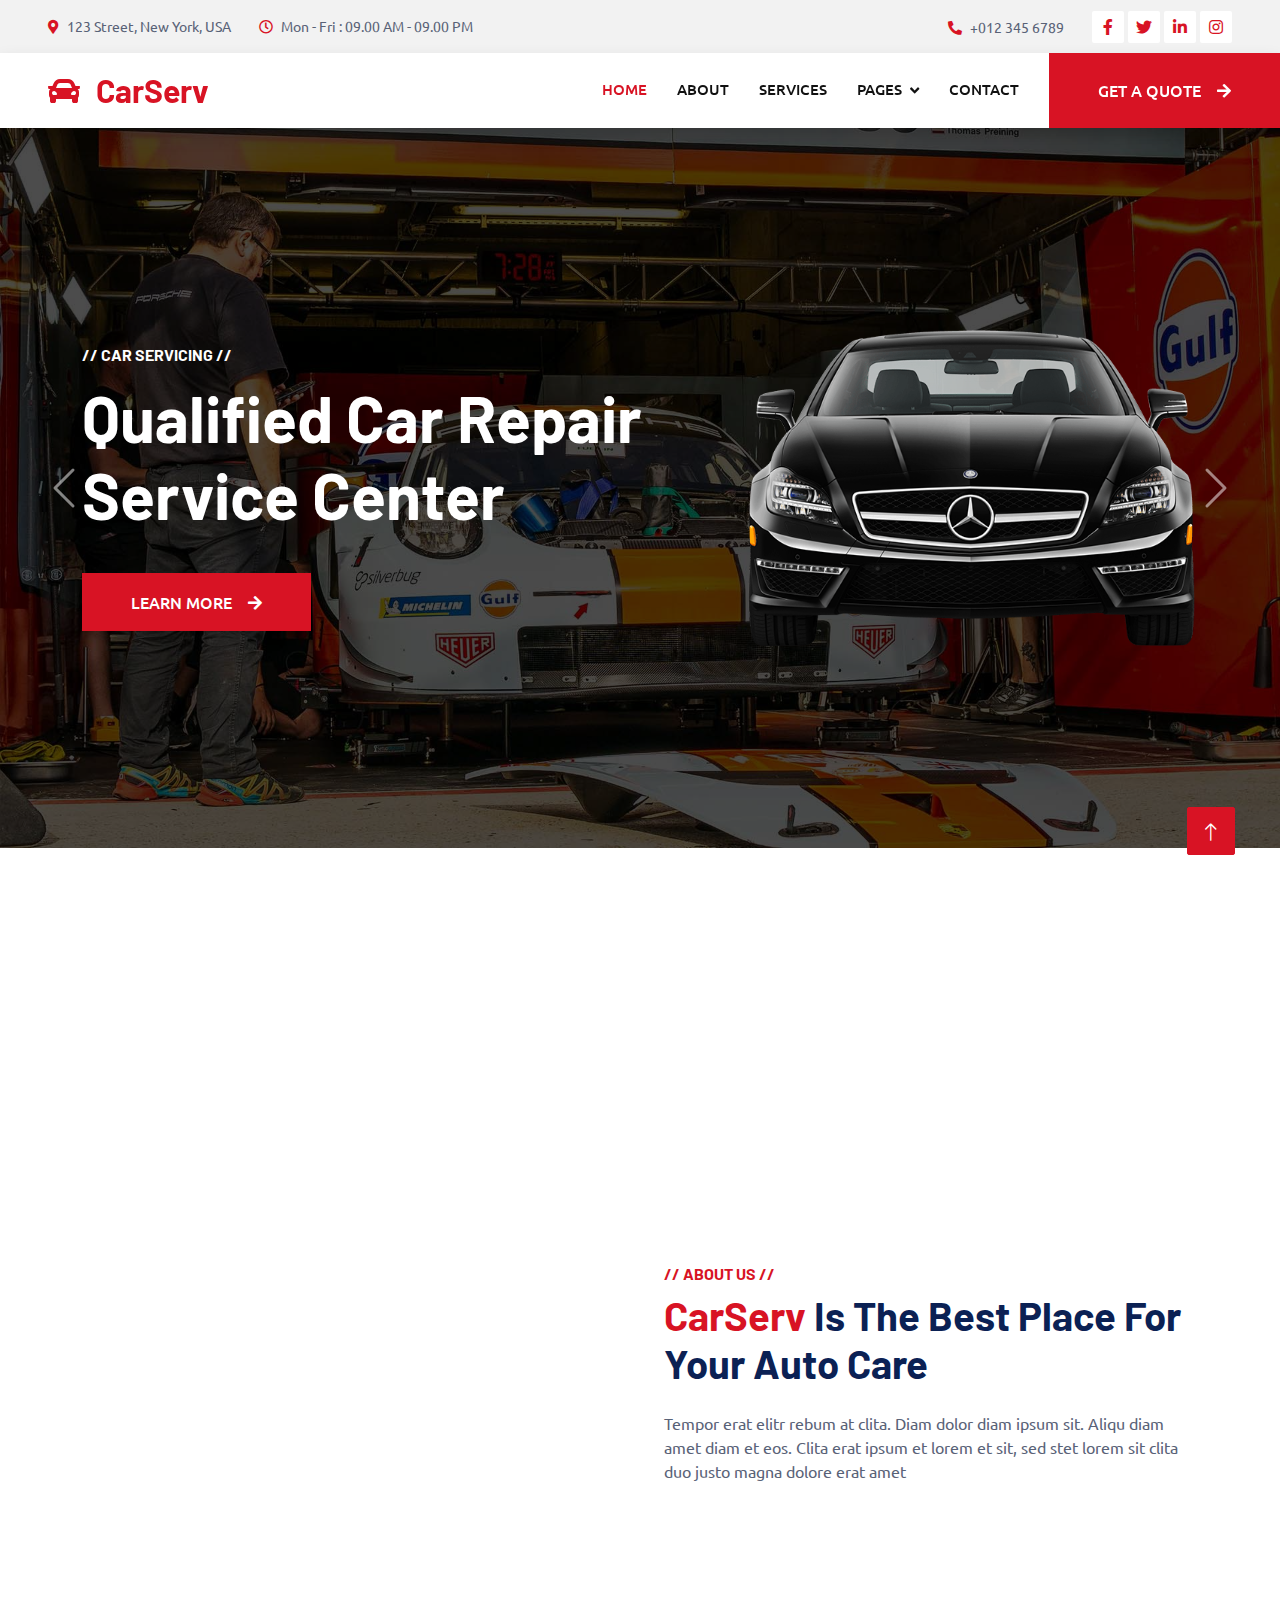
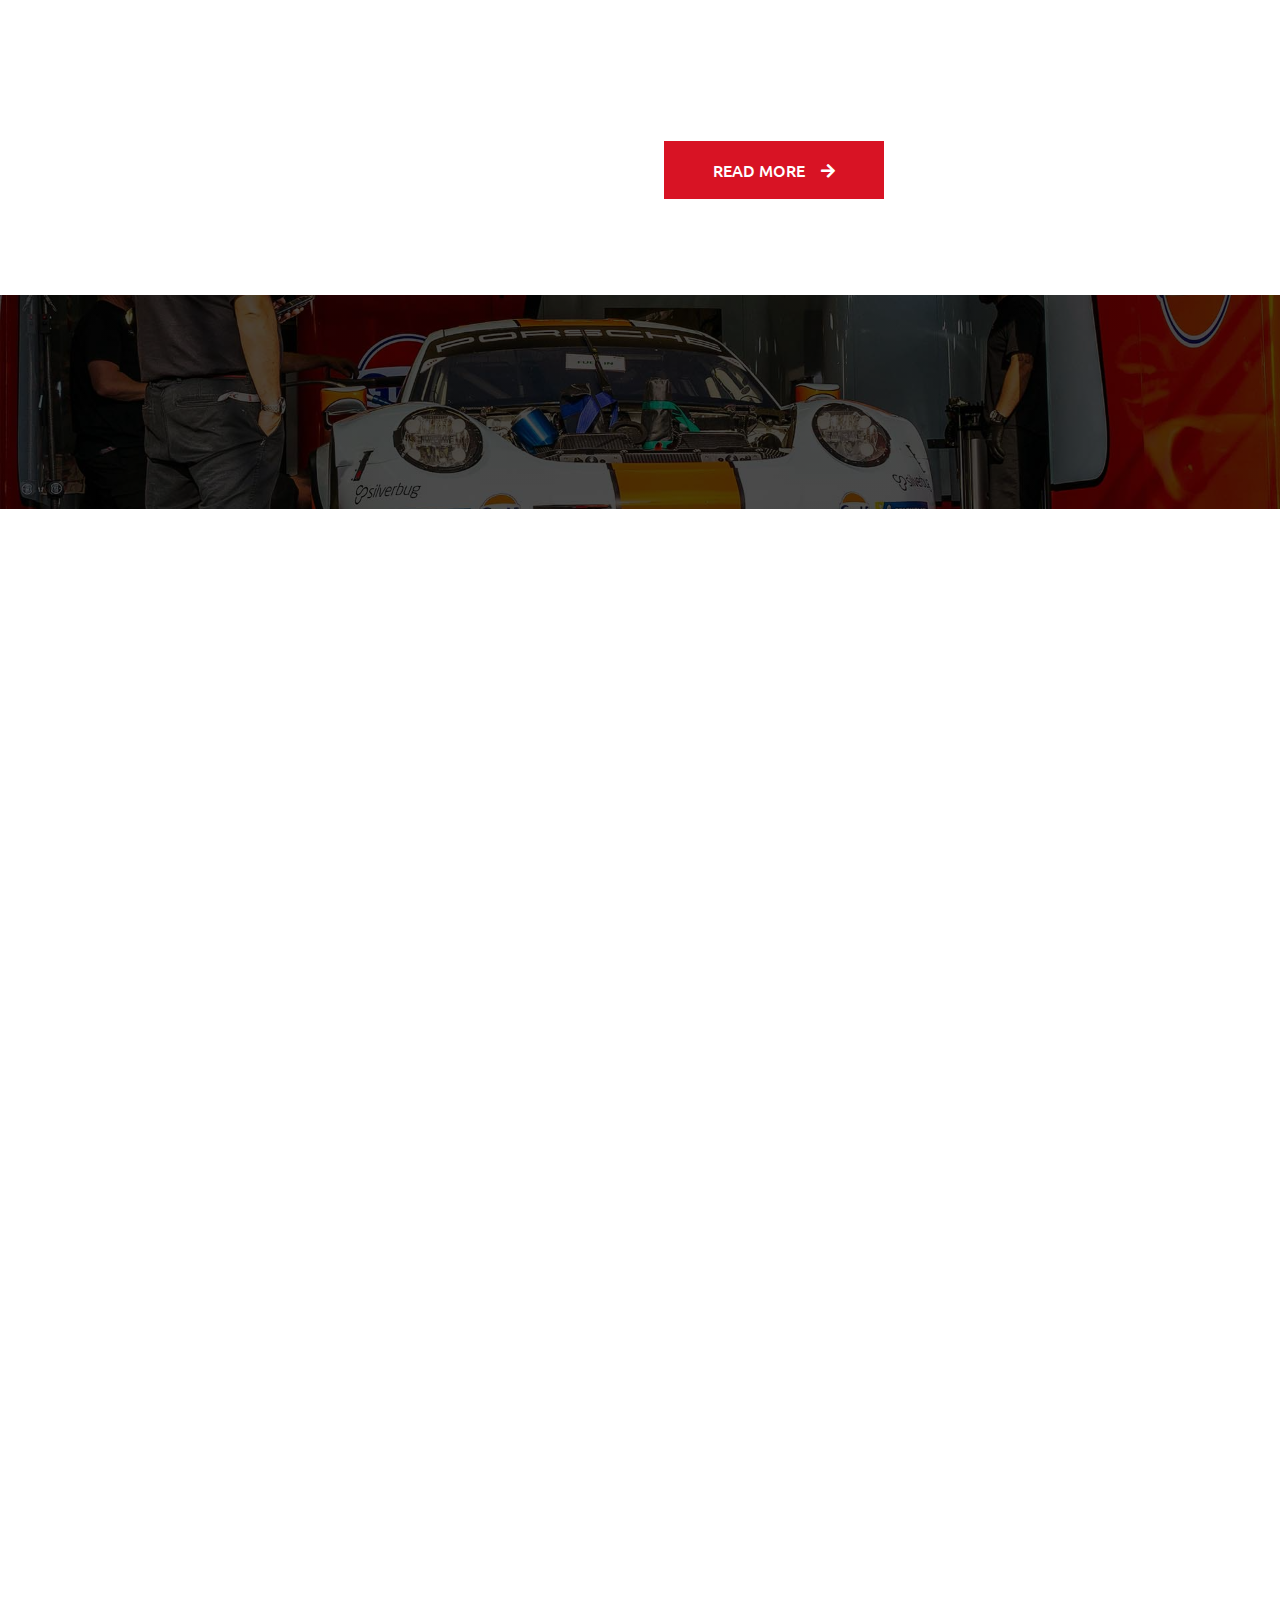
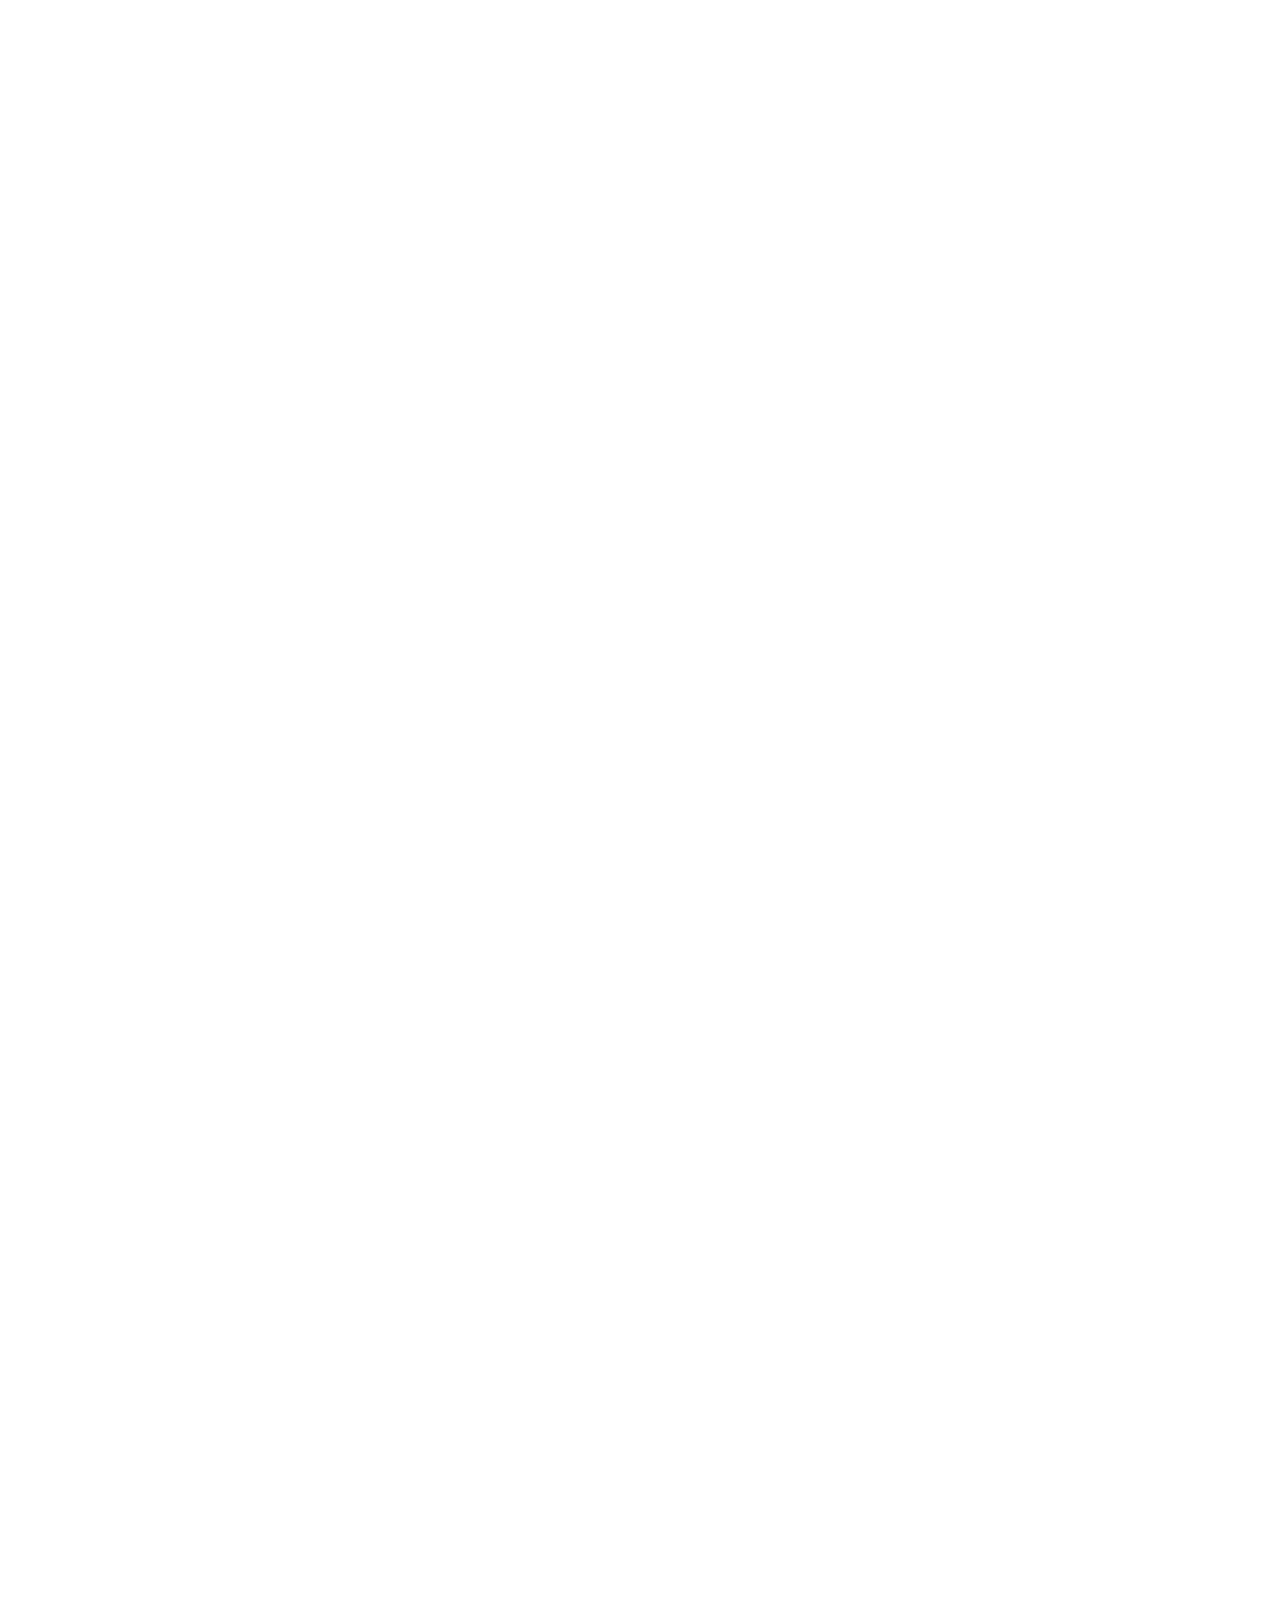
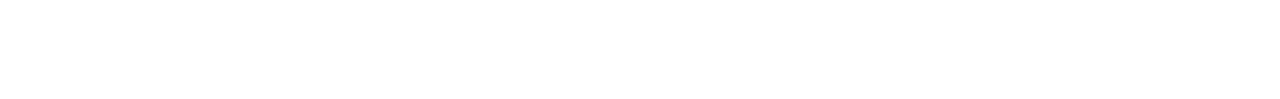
<file: website/car-service/car-repair-html-template/index.html>
<!DOCTYPE html>
<html lang="en">

<head>
    <meta charset="utf-8">
    <title>CarServ - Car Repair HTML Template</title>
    <meta content="width=device-width, initial-scale=1.0" name="viewport">
    <meta content="" name="keywords">
    <meta content="" name="description">

    <!-- Favicon -->
    <link href="img/favicon.ico" rel="icon">

    <!-- Google Web Fonts -->
    <link rel="preconnect" href="https://fonts.googleapis.com">
    <link rel="preconnect" href="https://fonts.gstatic.com" crossorigin>
    <link href="https://fonts.googleapis.com/css2?family=Barlow:wght@600;700&family=Ubuntu:wght@400;500&display=swap" rel="stylesheet"> 

    <!-- Icon Font Stylesheet -->
    <link href="https://cdnjs.cloudflare.com/ajax/libs/font-awesome/5.10.0/css/all.min.css" rel="stylesheet">
    <link href="https://cdn.jsdelivr.net/npm/bootstrap-icons@1.4.1/font/bootstrap-icons.css" rel="stylesheet">

    <!-- Libraries Stylesheet -->
    <link href="lib/animate/animate.min.css" rel="stylesheet">
    <link href="lib/owlcarousel/assets/owl.carousel.min.css" rel="stylesheet">
    <link href="lib/tempusdominus/css/tempusdominus-bootstrap-4.min.css" rel="stylesheet" />

    <!-- Customized Bootstrap Stylesheet -->
    <link href="css/bootstrap.min.css" rel="stylesheet">

    <!-- Template Stylesheet -->
    <link href="css/style.css" rel="stylesheet">
</head>

<body>
    <!-- Spinner Start -->
    <div id="spinner" class="show bg-white position-fixed translate-middle w-100 vh-100 top-50 start-50 d-flex align-items-center justify-content-center">
        <div class="spinner-border text-primary" style="width: 3rem; height: 3rem;" role="status">
            <span class="sr-only">Loading...</span>
        </div>
    </div>
    <!-- Spinner End -->


    <!-- Topbar Start -->
    <div class="container-fluid bg-light p-0">
        <div class="row gx-0 d-none d-lg-flex">
            <div class="col-lg-7 px-5 text-start">
                <div class="h-100 d-inline-flex align-items-center py-3 me-4">
                    <small class="fa fa-map-marker-alt text-primary me-2"></small>
                    <small>123 Street, New York, USA</small>
                </div>
                <div class="h-100 d-inline-flex align-items-center py-3">
                    <small class="far fa-clock text-primary me-2"></small>
                    <small>Mon - Fri : 09.00 AM - 09.00 PM</small>
                </div>
            </div>
            <div class="col-lg-5 px-5 text-end">
                <div class="h-100 d-inline-flex align-items-center py-3 me-4">
                    <small class="fa fa-phone-alt text-primary me-2"></small>
                    <small>+012 345 6789</small>
                </div>
                <div class="h-100 d-inline-flex align-items-center">
                    <a class="btn btn-sm-square bg-white text-primary me-1" href=""><i class="fab fa-facebook-f"></i></a>
                    <a class="btn btn-sm-square bg-white text-primary me-1" href=""><i class="fab fa-twitter"></i></a>
                    <a class="btn btn-sm-square bg-white text-primary me-1" href=""><i class="fab fa-linkedin-in"></i></a>
                    <a class="btn btn-sm-square bg-white text-primary me-0" href=""><i class="fab fa-instagram"></i></a>
                </div>
            </div>
        </div>
    </div>
    <!-- Topbar End -->


    <!-- Navbar Start -->
    <nav class="navbar navbar-expand-lg bg-white navbar-light shadow sticky-top p-0">
        <a href="index.html" class="navbar-brand d-flex align-items-center px-4 px-lg-5">
            <h2 class="m-0 text-primary"><i class="fa fa-car me-3"></i>CarServ</h2>
        </a>
        <button type="button" class="navbar-toggler me-4" data-bs-toggle="collapse" data-bs-target="#navbarCollapse">
            <span class="navbar-toggler-icon"></span>
        </button>
        <div class="collapse navbar-collapse" id="navbarCollapse">
            <div class="navbar-nav ms-auto p-4 p-lg-0">
                <a href="index.html" class="nav-item nav-link active">Home</a>
                <a href="about.html" class="nav-item nav-link">About</a>
                <a href="service.html" class="nav-item nav-link">Services</a>
                <div class="nav-item dropdown">
                    <a href="#" class="nav-link dropdown-toggle" data-bs-toggle="dropdown">Pages</a>
                    <div class="dropdown-menu fade-up m-0">
                        <a href="booking.html" class="dropdown-item">Booking</a>
                        <a href="team.html" class="dropdown-item">Technicians</a>
                        <a href="testimonial.html" class="dropdown-item">Testimonial</a>
                        <a href="404.html" class="dropdown-item">404 Page</a>
                    </div>
                </div>
                <a href="contact.html" class="nav-item nav-link">Contact</a>
            </div>
            <a href="" class="btn btn-primary py-4 px-lg-5 d-none d-lg-block">Get A Quote<i class="fa fa-arrow-right ms-3"></i></a>
        </div>
    </nav>
    <!-- Navbar End -->


    <!-- Carousel Start -->
    <div class="container-fluid p-0 mb-5">
        <div id="header-carousel" class="carousel slide" data-bs-ride="carousel">
            <div class="carousel-inner">
                <div class="carousel-item active">
                    <img class="w-100" src="img/carousel-bg-1.jpg" alt="Image">
                    <div class="carousel-caption d-flex align-items-center">
                        <div class="container">
                            <div class="row align-items-center justify-content-center justify-content-lg-start">
                                <div class="col-10 col-lg-7 text-center text-lg-start">
                                    <h6 class="text-white text-uppercase mb-3 animated slideInDown">// Car Servicing //</h6>
                                    <h1 class="display-3 text-white mb-4 pb-3 animated slideInDown">Qualified Car Repair Service Center</h1>
                                    <a href="" class="btn btn-primary py-3 px-5 animated slideInDown">Learn More<i class="fa fa-arrow-right ms-3"></i></a>
                                </div>
                                <div class="col-lg-5 d-none d-lg-flex animated zoomIn">
                                    <img class="img-fluid" src="img/carousel-1.png" alt="">
                                </div>
                            </div>
                        </div>
                    </div>
                </div>
                <div class="carousel-item">
                    <img class="w-100" src="img/carousel-bg-2.jpg" alt="Image">
                    <div class="carousel-caption d-flex align-items-center">
                        <div class="container">
                            <div class="row align-items-center justify-content-center justify-content-lg-start">
                                <div class="col-10 col-lg-7 text-center text-lg-start">
                                    <h6 class="text-white text-uppercase mb-3 animated slideInDown">// Car Servicing //</h6>
                                    <h1 class="display-3 text-white mb-4 pb-3 animated slideInDown">Qualified Car Wash Service Center</h1>
                                    <a href="" class="btn btn-primary py-3 px-5 animated slideInDown">Learn More<i class="fa fa-arrow-right ms-3"></i></a>
                                </div>
                                <div class="col-lg-5 d-none d-lg-flex animated zoomIn">
                                    <img class="img-fluid" src="img/carousel-2.png" alt="">
                                </div>
                            </div>
                        </div>
                    </div>
                </div>
            </div>
            <button class="carousel-control-prev" type="button" data-bs-target="#header-carousel"
                data-bs-slide="prev">
                <span class="carousel-control-prev-icon" aria-hidden="true"></span>
                <span class="visually-hidden">Previous</span>
            </button>
            <button class="carousel-control-next" type="button" data-bs-target="#header-carousel"
                data-bs-slide="next">
                <span class="carousel-control-next-icon" aria-hidden="true"></span>
                <span class="visually-hidden">Next</span>
            </button>
        </div>
    </div>
    <!-- Carousel End -->


    <!-- Service Start -->
    <div class="container-xxl py-5">
        <div class="container">
            <div class="row g-4">
                <div class="col-lg-4 col-md-6 wow fadeInUp" data-wow-delay="0.1s">
                    <div class="d-flex py-5 px-4">
                        <i class="fa fa-certificate fa-3x text-primary flex-shrink-0"></i>
                        <div class="ps-4">
                            <h5 class="mb-3">Quality Servicing</h5>
                            <p>Diam dolor diam ipsum sit amet diam et eos erat ipsum</p>
                            <a class="text-secondary border-bottom" href="">Read More</a>
                        </div>
                    </div>
                </div>
                <div class="col-lg-4 col-md-6 wow fadeInUp" data-wow-delay="0.3s">
                    <div class="d-flex bg-light py-5 px-4">
                        <i class="fa fa-users-cog fa-3x text-primary flex-shrink-0"></i>
                        <div class="ps-4">
                            <h5 class="mb-3">Expert Workers</h5>
                            <p>Diam dolor diam ipsum sit amet diam et eos erat ipsum</p>
                            <a class="text-secondary border-bottom" href="">Read More</a>
                        </div>
                    </div>
                </div>
                <div class="col-lg-4 col-md-6 wow fadeInUp" data-wow-delay="0.5s">
                    <div class="d-flex py-5 px-4">
                        <i class="fa fa-tools fa-3x text-primary flex-shrink-0"></i>
                        <div class="ps-4">
                            <h5 class="mb-3">Modern Equipment</h5>
                            <p>Diam dolor diam ipsum sit amet diam et eos erat ipsum</p>
                            <a class="text-secondary border-bottom" href="">Read More</a>
                        </div>
                    </div>
                </div>
            </div>
        </div>
    </div>
    <!-- Service End -->


    <!-- About Start -->
    <div class="container-xxl py-5">
        <div class="container">
            <div class="row g-5">
                <div class="col-lg-6 pt-4" style="min-height: 400px;">
                    <div class="position-relative h-100 wow fadeIn" data-wow-delay="0.1s">
                        <img class="position-absolute img-fluid w-100 h-100" src="img/about.jpg" style="object-fit: cover;" alt="">
                        <div class="position-absolute top-0 end-0 mt-n4 me-n4 py-4 px-5" style="background: rgba(0, 0, 0, .08);">
                            <h1 class="display-4 text-white mb-0">15 <span class="fs-4">Years</span></h1>
                            <h4 class="text-white">Experience</h4>
                        </div>
                    </div>
                </div>
                <div class="col-lg-6">
                    <h6 class="text-primary text-uppercase">// About Us //</h6>
                    <h1 class="mb-4"><span class="text-primary">CarServ</span> Is The Best Place For Your Auto Care</h1>
                    <p class="mb-4">Tempor erat elitr rebum at clita. Diam dolor diam ipsum sit. Aliqu diam amet diam et eos. Clita erat ipsum et lorem et sit, sed stet lorem sit clita duo justo magna dolore erat amet</p>
                    <div class="row g-4 mb-3 pb-3">
                        <div class="col-12 wow fadeIn" data-wow-delay="0.1s">
                            <div class="d-flex">
                                <div class="bg-light d-flex flex-shrink-0 align-items-center justify-content-center mt-1" style="width: 45px; height: 45px;">
                                    <span class="fw-bold text-secondary">01</span>
                                </div>
                                <div class="ps-3">
                                    <h6>Professional & Expert</h6>
                                    <span>Diam dolor diam ipsum sit amet diam et eos</span>
                                </div>
                            </div>
                        </div>
                        <div class="col-12 wow fadeIn" data-wow-delay="0.3s">
                            <div class="d-flex">
                                <div class="bg-light d-flex flex-shrink-0 align-items-center justify-content-center mt-1" style="width: 45px; height: 45px;">
                                    <span class="fw-bold text-secondary">02</span>
                                </div>
                                <div class="ps-3">
                                    <h6>Quality Servicing Center</h6>
                                    <span>Diam dolor diam ipsum sit amet diam et eos</span>
                                </div>
                            </div>
                        </div>
                        <div class="col-12 wow fadeIn" data-wow-delay="0.5s">
                            <div class="d-flex">
                                <div class="bg-light d-flex flex-shrink-0 align-items-center justify-content-center mt-1" style="width: 45px; height: 45px;">
                                    <span class="fw-bold text-secondary">03</span>
                                </div>
                                <div class="ps-3">
                                    <h6>Awards Winning Workers</h6>
                                    <span>Diam dolor diam ipsum sit amet diam et eos</span>
                                </div>
                            </div>
                        </div>
                    </div>
                    <a href="" class="btn btn-primary py-3 px-5">Read More<i class="fa fa-arrow-right ms-3"></i></a>
                </div>
            </div>
        </div>
    </div>
    <!-- About End -->


    <!-- Fact Start -->
    <div class="container-fluid fact bg-dark my-5 py-5">
        <div class="container">
            <div class="row g-4">
                <div class="col-md-6 col-lg-3 text-center wow fadeIn" data-wow-delay="0.1s">
                    <i class="fa fa-check fa-2x text-white mb-3"></i>
                    <h2 class="text-white mb-2" data-toggle="counter-up">1234</h2>
                    <p class="text-white mb-0">Years Experience</p>
                </div>
                <div class="col-md-6 col-lg-3 text-center wow fadeIn" data-wow-delay="0.3s">
                    <i class="fa fa-users-cog fa-2x text-white mb-3"></i>
                    <h2 class="text-white mb-2" data-toggle="counter-up">1234</h2>
                    <p class="text-white mb-0">Expert Technicians</p>
                </div>
                <div class="col-md-6 col-lg-3 text-center wow fadeIn" data-wow-delay="0.5s">
                    <i class="fa fa-users fa-2x text-white mb-3"></i>
                    <h2 class="text-white mb-2" data-toggle="counter-up">1234</h2>
                    <p class="text-white mb-0">Satisfied Clients</p>
                </div>
                <div class="col-md-6 col-lg-3 text-center wow fadeIn" data-wow-delay="0.7s">
                    <i class="fa fa-car fa-2x text-white mb-3"></i>
                    <h2 class="text-white mb-2" data-toggle="counter-up">1234</h2>
                    <p class="text-white mb-0">Compleate Projects</p>
                </div>
            </div>
        </div>
    </div>
    <!-- Fact End -->


    <!-- Service Start -->
    <div class="container-xxl service py-5">
        <div class="container">
            <div class="text-center wow fadeInUp" data-wow-delay="0.1s">
                <h6 class="text-primary text-uppercase">// Our Services //</h6>
                <h1 class="mb-5">Explore Our Services</h1>
            </div>
            <div class="row g-4 wow fadeInUp" data-wow-delay="0.3s">
                <div class="col-lg-4">
                    <div class="nav w-100 nav-pills me-4">
                        <button class="nav-link w-100 d-flex align-items-center text-start p-4 mb-4 active" data-bs-toggle="pill" data-bs-target="#tab-pane-1" type="button">
                            <i class="fa fa-car-side fa-2x me-3"></i>
                            <h4 class="m-0">Diagnostic Test</h4>
                        </button>
                        <button class="nav-link w-100 d-flex align-items-center text-start p-4 mb-4" data-bs-toggle="pill" data-bs-target="#tab-pane-2" type="button">
                            <i class="fa fa-car fa-2x me-3"></i>
                            <h4 class="m-0">Engine Servicing</h4>
                        </button>
                        <button class="nav-link w-100 d-flex align-items-center text-start p-4 mb-4" data-bs-toggle="pill" data-bs-target="#tab-pane-3" type="button">
                            <i class="fa fa-cog fa-2x me-3"></i>
                            <h4 class="m-0">Tires Replacement</h4>
                        </button>
                        <button class="nav-link w-100 d-flex align-items-center text-start p-4 mb-0" data-bs-toggle="pill" data-bs-target="#tab-pane-4" type="button">
                            <i class="fa fa-oil-can fa-2x me-3"></i>
                            <h4 class="m-0">Oil Changing</h4>
                        </button>
                    </div>
                </div>
                <div class="col-lg-8">
                    <div class="tab-content w-100">
                        <div class="tab-pane fade show active" id="tab-pane-1">
                            <div class="row g-4">
                                <div class="col-md-6" style="min-height: 350px;">
                                    <div class="position-relative h-100">
                                        <img class="position-absolute img-fluid w-100 h-100" src="img/service-1.jpg"
                                            style="object-fit: cover;" alt="">
                                    </div>
                                </div>
                                <div class="col-md-6">
                                    <h3 class="mb-3">15 Years Of Experience In Auto Servicing</h3>
                                    <p class="mb-4">Tempor erat elitr rebum at clita. Diam dolor diam ipsum sit. Aliqu diam amet diam et eos. Clita erat ipsum et lorem et sit, sed stet lorem sit clita duo justo magna dolore erat amet</p>
                                    <p><i class="fa fa-check text-success me-3"></i>Quality Servicing</p>
                                    <p><i class="fa fa-check text-success me-3"></i>Expert Workers</p>
                                    <p><i class="fa fa-check text-success me-3"></i>Modern Equipment</p>
                                    <a href="" class="btn btn-primary py-3 px-5 mt-3">Read More<i class="fa fa-arrow-right ms-3"></i></a>
                                </div>
                            </div>
                        </div>
                        <div class="tab-pane fade" id="tab-pane-2">
                            <div class="row g-4">
                                <div class="col-md-6" style="min-height: 350px;">
                                    <div class="position-relative h-100">
                                        <img class="position-absolute img-fluid w-100 h-100" src="img/service-2.jpg"
                                            style="object-fit: cover;" alt="">
                                    </div>
                                </div>
                                <div class="col-md-6">
                                    <h3 class="mb-3">15 Years Of Experience In Auto Servicing</h3>
                                    <p class="mb-4">Tempor erat elitr rebum at clita. Diam dolor diam ipsum sit. Aliqu diam amet diam et eos. Clita erat ipsum et lorem et sit, sed stet lorem sit clita duo justo magna dolore erat amet</p>
                                    <p><i class="fa fa-check text-success me-3"></i>Quality Servicing</p>
                                    <p><i class="fa fa-check text-success me-3"></i>Expert Workers</p>
                                    <p><i class="fa fa-check text-success me-3"></i>Modern Equipment</p>
                                    <a href="" class="btn btn-primary py-3 px-5 mt-3">Read More<i class="fa fa-arrow-right ms-3"></i></a>
                                </div>
                            </div>
                        </div>
                        <div class="tab-pane fade" id="tab-pane-3">
                            <div class="row g-4">
                                <div class="col-md-6" style="min-height: 350px;">
                                    <div class="position-relative h-100">
                                        <img class="position-absolute img-fluid w-100 h-100" src="img/service-3.jpg"
                                            style="object-fit: cover;" alt="">
                                    </div>
                                </div>
                                <div class="col-md-6">
                                    <h3 class="mb-3">15 Years Of Experience In Auto Servicing</h3>
                                    <p class="mb-4">Tempor erat elitr rebum at clita. Diam dolor diam ipsum sit. Aliqu diam amet diam et eos. Clita erat ipsum et lorem et sit, sed stet lorem sit clita duo justo magna dolore erat amet</p>
                                    <p><i class="fa fa-check text-success me-3"></i>Quality Servicing</p>
                                    <p><i class="fa fa-check text-success me-3"></i>Expert Workers</p>
                                    <p><i class="fa fa-check text-success me-3"></i>Modern Equipment</p>
                                    <a href="" class="btn btn-primary py-3 px-5 mt-3">Read More<i class="fa fa-arrow-right ms-3"></i></a>
                                </div>
                            </div>
                        </div>
                        <div class="tab-pane fade" id="tab-pane-4">
                            <div class="row g-4">
                                <div class="col-md-6" style="min-height: 350px;">
                                    <div class="position-relative h-100">
                                        <img class="position-absolute img-fluid w-100 h-100" src="img/service-4.jpg"
                                            style="object-fit: cover;" alt="">
                                    </div>
                                </div>
                                <div class="col-md-6">
                                    <h3 class="mb-3">15 Years Of Experience In Auto Servicing</h3>
                                    <p class="mb-4">Tempor erat elitr rebum at clita. Diam dolor diam ipsum sit. Aliqu diam amet diam et eos. Clita erat ipsum et lorem et sit, sed stet lorem sit clita duo justo magna dolore erat amet</p>
                                    <p><i class="fa fa-check text-success me-3"></i>Quality Servicing</p>
                                    <p><i class="fa fa-check text-success me-3"></i>Expert Workers</p>
                                    <p><i class="fa fa-check text-success me-3"></i>Modern Equipment</p>
                                    <a href="" class="btn btn-primary py-3 px-5 mt-3">Read More<i class="fa fa-arrow-right ms-3"></i></a>
                                </div>
                            </div>
                        </div>
                    </div>
                </div>
            </div>
        </div>
    </div>
    <!-- Service End -->


    <!-- Booking Start -->
    <div class="container-fluid bg-secondary booking my-5 wow fadeInUp" data-wow-delay="0.1s">
        <div class="container">
            <div class="row gx-5">
                <div class="col-lg-6 py-5">
                    <div class="py-5">
                        <h1 class="text-white mb-4">Certified and Award Winning Car Repair Service Provider</h1>
                        <p class="text-white mb-0">Eirmod sed tempor lorem ut dolores. Aliquyam sit sadipscing kasd ipsum. Dolor ea et dolore et at sea ea at dolor, justo ipsum duo rebum sea invidunt voluptua. Eos vero eos vero ea et dolore eirmod et. Dolores diam duo invidunt lorem. Elitr ut dolores magna sit. Sea dolore sanctus sed et. Takimata takimata sanctus sed.</p>
                    </div>
                </div>
                <div class="col-lg-6">
                    <div class="bg-primary h-100 d-flex flex-column justify-content-center text-center p-5 wow zoomIn" data-wow-delay="0.6s">
                        <h1 class="text-white mb-4">Book For A Service</h1>
                        <form>
                            <div class="row g-3">
                                <div class="col-12 col-sm-6">
                                    <input type="text" class="form-control border-0" placeholder="Your Name" style="height: 55px;">
                                </div>
                                <div class="col-12 col-sm-6">
                                    <input type="email" class="form-control border-0" placeholder="Your Email" style="height: 55px;">
                                </div>
                                <div class="col-12 col-sm-6">
                                    <select class="form-select border-0" style="height: 55px;">
                                        <option selected>Select A Service</option>
                                        <option value="1">Service 1</option>
                                        <option value="2">Service 2</option>
                                        <option value="3">Service 3</option>
                                    </select>
                                </div>
                                <div class="col-12 col-sm-6">
                                    <div class="date" id="date1" data-target-input="nearest">
                                        <input type="text"
                                            class="form-control border-0 datetimepicker-input"
                                            placeholder="Service Date" data-target="#date1" data-toggle="datetimepicker" style="height: 55px;">
                                    </div>
                                </div>
                                <div class="col-12">
                                    <textarea class="form-control border-0" placeholder="Special Request"></textarea>
                                </div>
                                <div class="col-12">
                                    <button class="btn btn-secondary w-100 py-3" type="submit">Book Now</button>
                                </div>
                            </div>
                        </form>
                    </div>
                </div>
            </div>
        </div>
    </div>
    <!-- Booking End -->


    <!-- Team Start -->
    <div class="container-xxl py-5">
        <div class="container">
            <div class="text-center wow fadeInUp" data-wow-delay="0.1s">
                <h6 class="text-primary text-uppercase">// Our Technicians //</h6>
                <h1 class="mb-5">Our Expert Technicians</h1>
            </div>
            <div class="row g-4">
                <div class="col-lg-3 col-md-6 wow fadeInUp" data-wow-delay="0.1s">
                    <div class="team-item">
                        <div class="position-relative overflow-hidden">
                            <img class="img-fluid" src="img/team-1.jpg" alt="">
                            <div class="team-overlay position-absolute start-0 top-0 w-100 h-100">
                                <a class="btn btn-square mx-1" href=""><i class="fab fa-facebook-f"></i></a>
                                <a class="btn btn-square mx-1" href=""><i class="fab fa-twitter"></i></a>
                                <a class="btn btn-square mx-1" href=""><i class="fab fa-instagram"></i></a>
                            </div>
                        </div>
                        <div class="bg-light text-center p-4">
                            <h5 class="fw-bold mb-0">Full Name</h5>
                            <small>Designation</small>
                        </div>
                    </div>
                </div>
                <div class="col-lg-3 col-md-6 wow fadeInUp" data-wow-delay="0.3s">
                    <div class="team-item">
                        <div class="position-relative overflow-hidden">
                            <img class="img-fluid" src="img/team-2.jpg" alt="">
                            <div class="team-overlay position-absolute start-0 top-0 w-100 h-100">
                                <a class="btn btn-square mx-1" href=""><i class="fab fa-facebook-f"></i></a>
                                <a class="btn btn-square mx-1" href=""><i class="fab fa-twitter"></i></a>
                                <a class="btn btn-square mx-1" href=""><i class="fab fa-instagram"></i></a>
                            </div>
                        </div>
                        <div class="bg-light text-center p-4">
                            <h5 class="fw-bold mb-0">Full Name</h5>
                            <small>Designation</small>
                        </div>
                    </div>
                </div>
                <div class="col-lg-3 col-md-6 wow fadeInUp" data-wow-delay="0.5s">
                    <div class="team-item">
                        <div class="position-relative overflow-hidden">
                            <img class="img-fluid" src="img/team-3.jpg" alt="">
                            <div class="team-overlay position-absolute start-0 top-0 w-100 h-100">
                                <a class="btn btn-square mx-1" href=""><i class="fab fa-facebook-f"></i></a>
                                <a class="btn btn-square mx-1" href=""><i class="fab fa-twitter"></i></a>
                                <a class="btn btn-square mx-1" href=""><i class="fab fa-instagram"></i></a>
                            </div>
                        </div>
                        <div class="bg-light text-center p-4">
                            <h5 class="fw-bold mb-0">Full Name</h5>
                            <small>Designation</small>
                        </div>
                    </div>
                </div>
                <div class="col-lg-3 col-md-6 wow fadeInUp" data-wow-delay="0.7s">
                    <div class="team-item">
                        <div class="position-relative overflow-hidden">
                            <img class="img-fluid" src="img/team-4.jpg" alt="">
                            <div class="team-overlay position-absolute start-0 top-0 w-100 h-100">
                                <a class="btn btn-square mx-1" href=""><i class="fab fa-facebook-f"></i></a>
                                <a class="btn btn-square mx-1" href=""><i class="fab fa-twitter"></i></a>
                                <a class="btn btn-square mx-1" href=""><i class="fab fa-instagram"></i></a>
                            </div>
                        </div>
                        <div class="bg-light text-center p-4">
                            <h5 class="fw-bold mb-0">Full Name</h5>
                            <small>Designation</small>
                        </div>
                    </div>
                </div>
            </div>
        </div>
    </div>
    <!-- Team End -->


    <!-- Testimonial Start -->
    <div class="container-xxl py-5 wow fadeInUp" data-wow-delay="0.1s">
        <div class="container">
            <div class="text-center">
                <h6 class="text-primary text-uppercase">// Testimonial //</h6>
                <h1 class="mb-5">Our Clients Say!</h1>
            </div>
            <div class="owl-carousel testimonial-carousel position-relative">
                <div class="testimonial-item text-center">
                    <img class="bg-light rounded-circle p-2 mx-auto mb-3" src="img/testimonial-1.jpg" style="width: 80px; height: 80px;">
                    <h5 class="mb-0">Client Name</h5>
                    <p>Profession</p>
                    <div class="testimonial-text bg-light text-center p-4">
                    <p class="mb-0">Tempor erat elitr rebum at clita. Diam dolor diam ipsum sit diam amet diam et eos. Clita erat ipsum et lorem et sit.</p>
                    </div>
                </div>
                <div class="testimonial-item text-center">
                    <img class="bg-light rounded-circle p-2 mx-auto mb-3" src="img/testimonial-2.jpg" style="width: 80px; height: 80px;">
                    <h5 class="mb-0">Client Name</h5>
                    <p>Profession</p>
                    <div class="testimonial-text bg-light text-center p-4">
                    <p class="mb-0">Tempor erat elitr rebum at clita. Diam dolor diam ipsum sit diam amet diam et eos. Clita erat ipsum et lorem et sit.</p>
                    </div>
                </div>
                <div class="testimonial-item text-center">
                    <img class="bg-light rounded-circle p-2 mx-auto mb-3" src="img/testimonial-3.jpg" style="width: 80px; height: 80px;">
                    <h5 class="mb-0">Client Name</h5>
                    <p>Profession</p>
                    <div class="testimonial-text bg-light text-center p-4">
                    <p class="mb-0">Tempor erat elitr rebum at clita. Diam dolor diam ipsum sit diam amet diam et eos. Clita erat ipsum et lorem et sit.</p>
                    </div>
                </div>
                <div class="testimonial-item text-center">
                    <img class="bg-light rounded-circle p-2 mx-auto mb-3" src="img/testimonial-4.jpg" style="width: 80px; height: 80px;">
                    <h5 class="mb-0">Client Name</h5>
                    <p>Profession</p>
                    <div class="testimonial-text bg-light text-center p-4">
                    <p class="mb-0">Tempor erat elitr rebum at clita. Diam dolor diam ipsum sit diam amet diam et eos. Clita erat ipsum et lorem et sit.</p>
                    </div>
                </div>
            </div>
        </div>
    </div>
    <!-- Testimonial End -->


    <!-- Footer Start -->
    <div class="container-fluid bg-dark text-light footer pt-5 mt-5 wow fadeIn" data-wow-delay="0.1s">
        <div class="container py-5">
            <div class="row g-5">
                <div class="col-lg-3 col-md-6">
                    <h4 class="text-light mb-4">Address</h4>
                    <p class="mb-2"><i class="fa fa-map-marker-alt me-3"></i>123 Street, New York, USA</p>
                    <p class="mb-2"><i class="fa fa-phone-alt me-3"></i>+012 345 67890</p>
                    <p class="mb-2"><i class="fa fa-envelope me-3"></i>info@example.com</p>
                    <div class="d-flex pt-2">
                        <a class="btn btn-outline-light btn-social" href=""><i class="fab fa-twitter"></i></a>
                        <a class="btn btn-outline-light btn-social" href=""><i class="fab fa-facebook-f"></i></a>
                        <a class="btn btn-outline-light btn-social" href=""><i class="fab fa-youtube"></i></a>
                        <a class="btn btn-outline-light btn-social" href=""><i class="fab fa-linkedin-in"></i></a>
                    </div>
                </div>
                <div class="col-lg-3 col-md-6">
                    <h4 class="text-light mb-4">Opening Hours</h4>
                    <h6 class="text-light">Monday - Friday:</h6>
                    <p class="mb-4">09.00 AM - 09.00 PM</p>
                    <h6 class="text-light">Saturday - Sunday:</h6>
                    <p class="mb-0">09.00 AM - 12.00 PM</p>
                </div>
                <div class="col-lg-3 col-md-6">
                    <h4 class="text-light mb-4">Services</h4>
                    <a class="btn btn-link" href="">Diagnostic Test</a>
                    <a class="btn btn-link" href="">Engine Servicing</a>
                    <a class="btn btn-link" href="">Tires Replacement</a>
                    <a class="btn btn-link" href="">Oil Changing</a>
                    <a class="btn btn-link" href="">Vacuam Cleaning</a>
                </div>
                <div class="col-lg-3 col-md-6">
                    <h4 class="text-light mb-4">Newsletter</h4>
                    <p>Dolor amet sit justo amet elitr clita ipsum elitr est.</p>
                    <div class="position-relative mx-auto" style="max-width: 400px;">
                        <input class="form-control border-0 w-100 py-3 ps-4 pe-5" type="text" placeholder="Your email">
                        <button type="button" class="btn btn-primary py-2 position-absolute top-0 end-0 mt-2 me-2">SignUp</button>
                    </div>
                </div>
            </div>
        </div>
        <div class="container">
            <div class="copyright">
                <div class="row">
                    <div class="col-md-6 text-center text-md-start mb-3 mb-md-0">
                        &copy; <a class="border-bottom" href="#">Your Site Name</a>, All Right Reserved.

                        <!--/*** This template is free as long as you keep the footer author’s credit link/attribution link/backlink. If you'd like to use the template without the footer author’s credit link/attribution link/backlink, you can purchase the Credit Removal License from "https://htmlcodex.com/credit-removal". Thank you for your support. ***/-->
                        Designed By <a class="border-bottom" href="https://htmlcodex.com">HTML Codex</a>
                    </div>
                    <div class="col-md-6 text-center text-md-end">
                        <div class="footer-menu">
                            <a href="">Home</a>
                            <a href="">Cookies</a>
                            <a href="">Help</a>
                            <a href="">FQAs</a>
                        </div>
                    </div>
                </div>
            </div>
        </div>
    </div>
    <!-- Footer End -->


    <!-- Back to Top -->
    <a href="#" class="btn btn-lg btn-primary btn-lg-square back-to-top"><i class="bi bi-arrow-up"></i></a>


    <!-- JavaScript Libraries -->
    <script src="https://code.jquery.com/jquery-3.4.1.min.js"></script>
    <script src="https://cdn.jsdelivr.net/npm/bootstrap@5.0.0/dist/js/bootstrap.bundle.min.js"></script>
    <script src="lib/wow/wow.min.js"></script>
    <script src="lib/easing/easing.min.js"></script>
    <script src="lib/waypoints/waypoints.min.js"></script>
    <script src="lib/counterup/counterup.min.js"></script>
    <script src="lib/owlcarousel/owl.carousel.min.js"></script>
    <script src="lib/tempusdominus/js/moment.min.js"></script>
    <script src="lib/tempusdominus/js/moment-timezone.min.js"></script>
    <script src="lib/tempusdominus/js/tempusdominus-bootstrap-4.min.js"></script>

    <!-- Template Javascript -->
    <script src="js/main.js"></script>
</body>

</html>
</file>
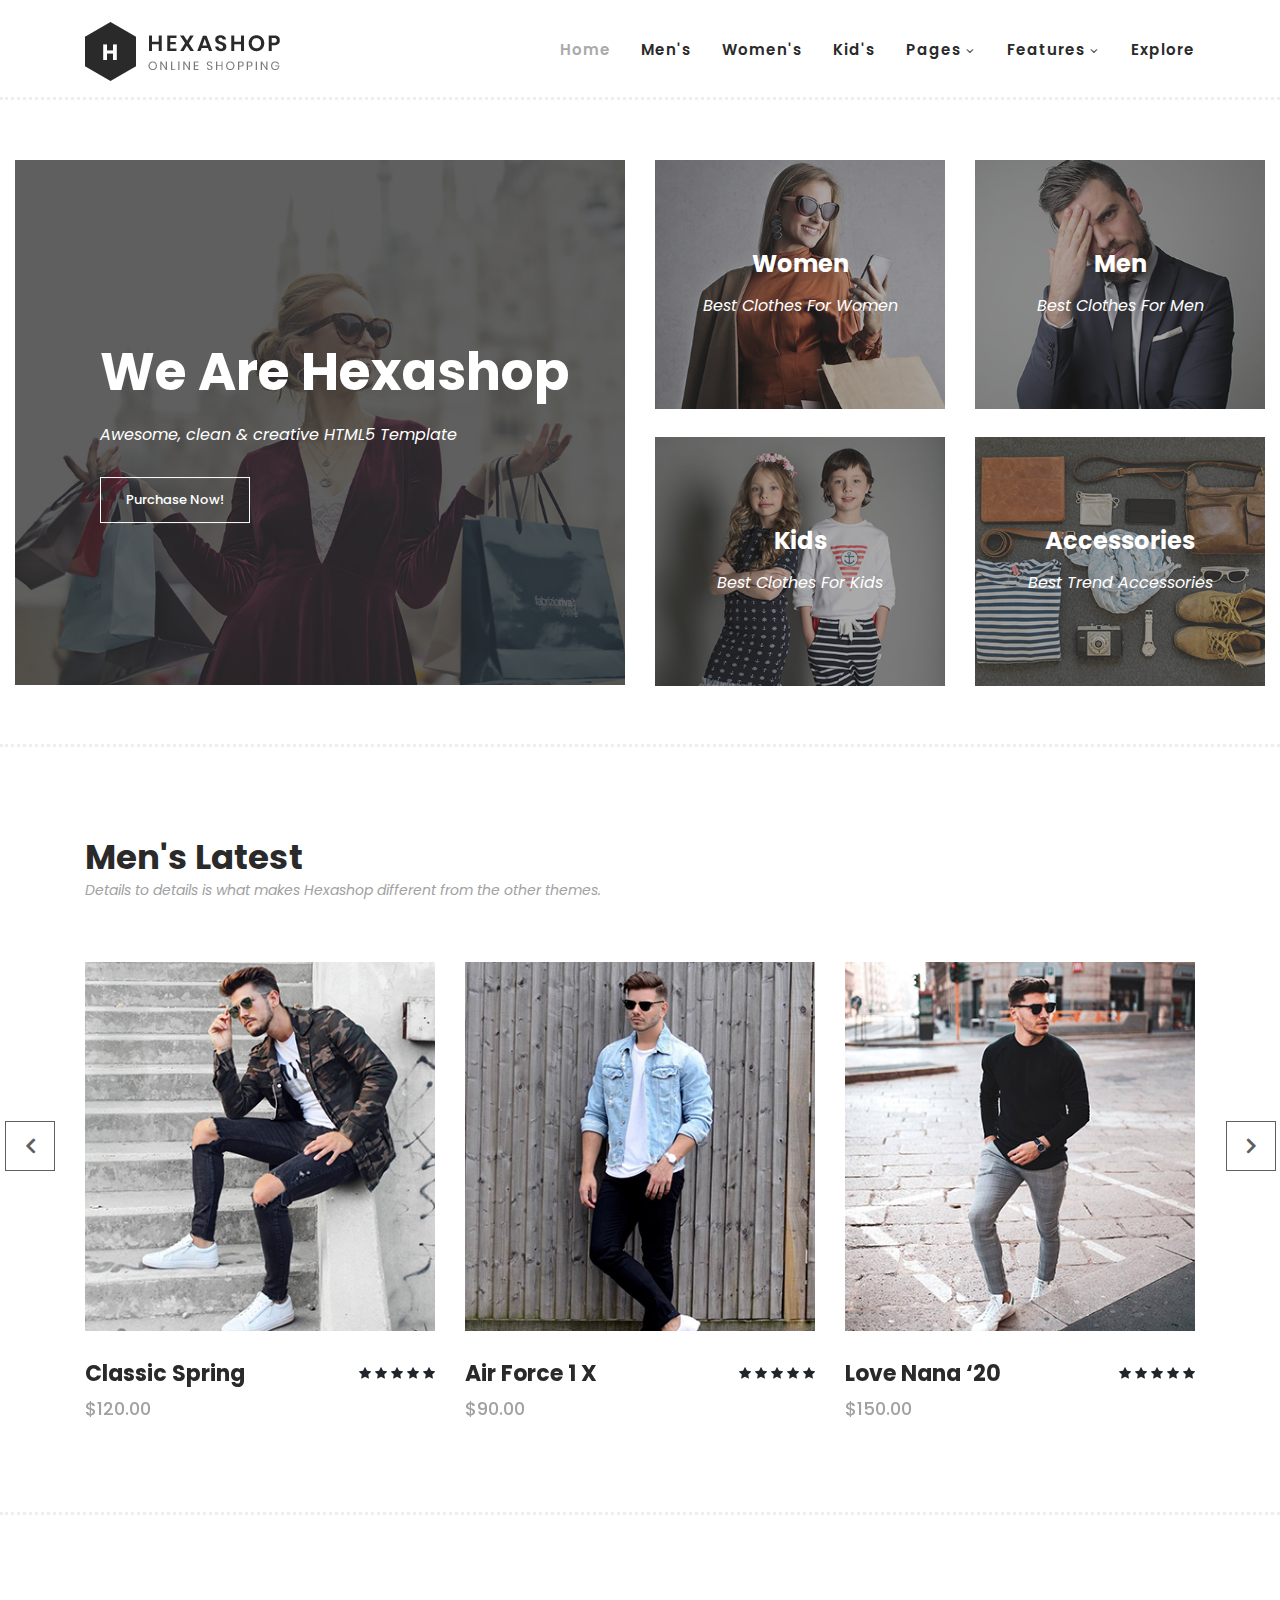
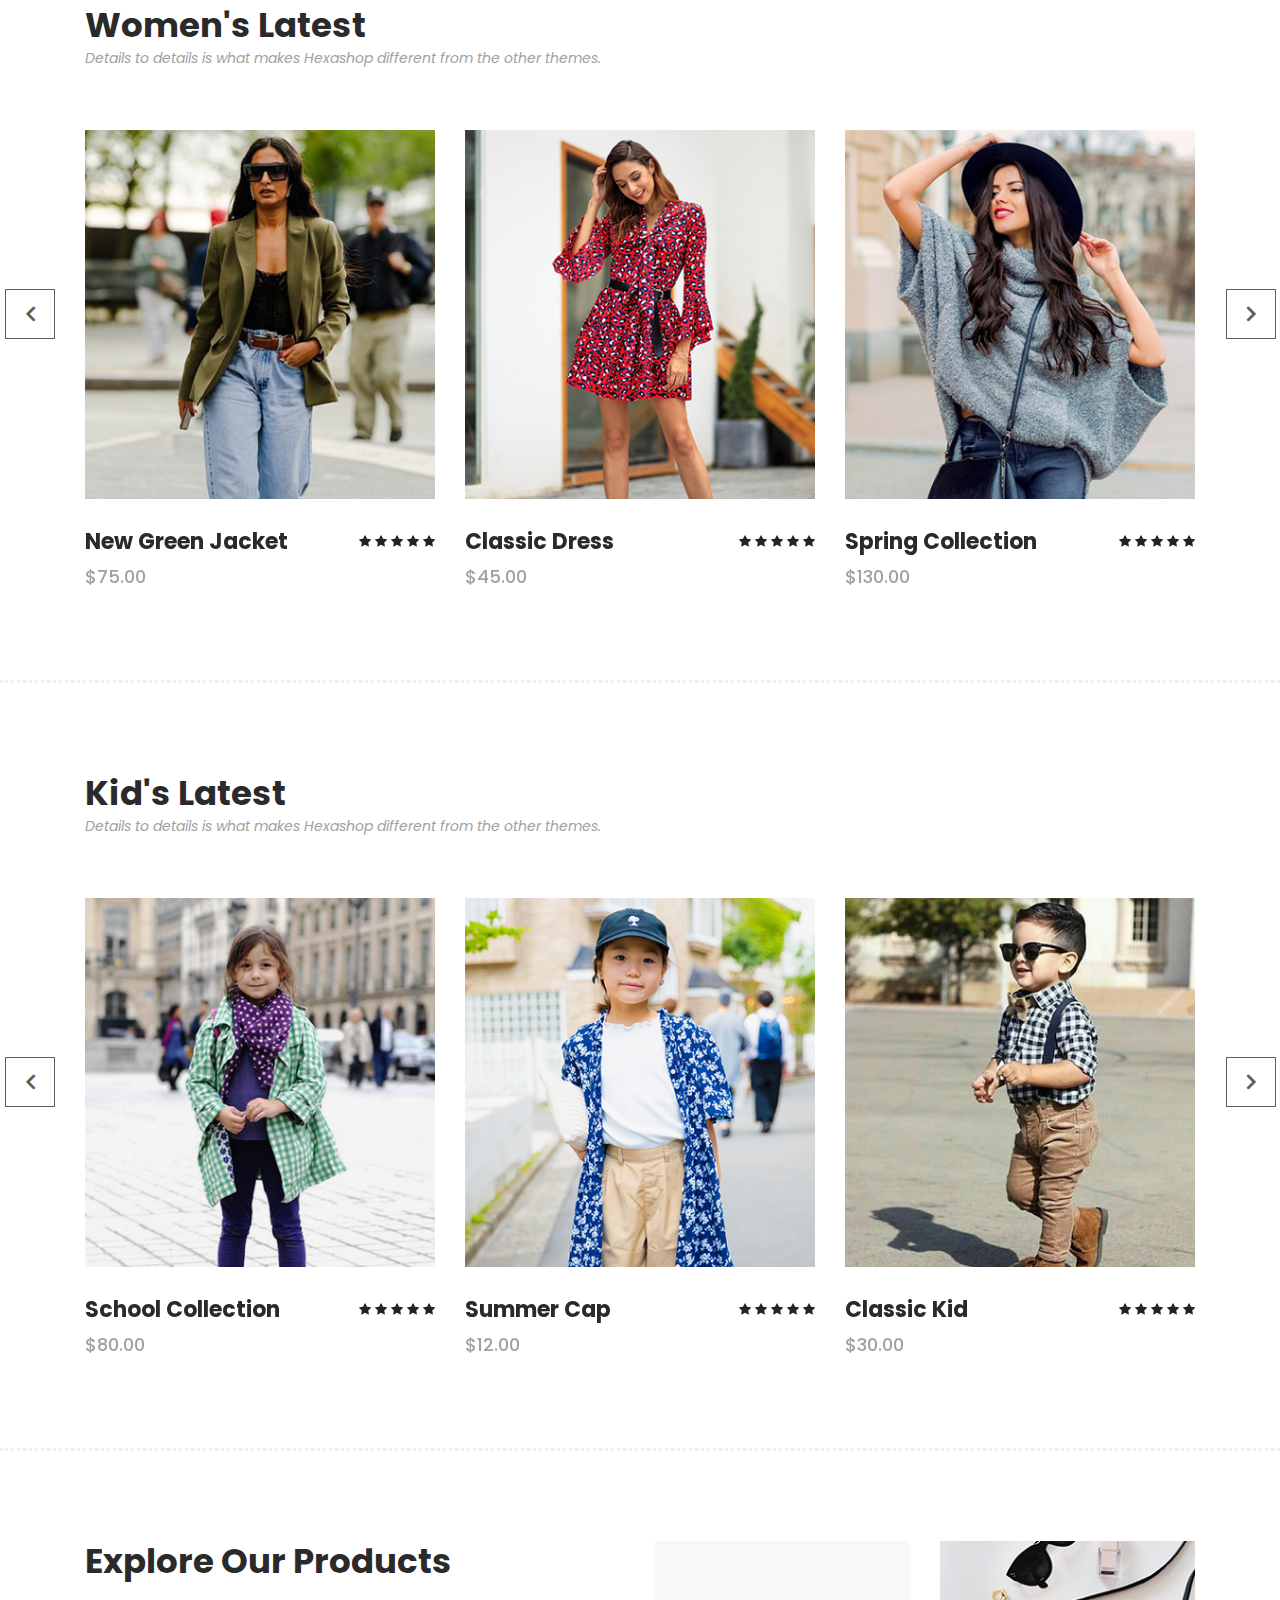
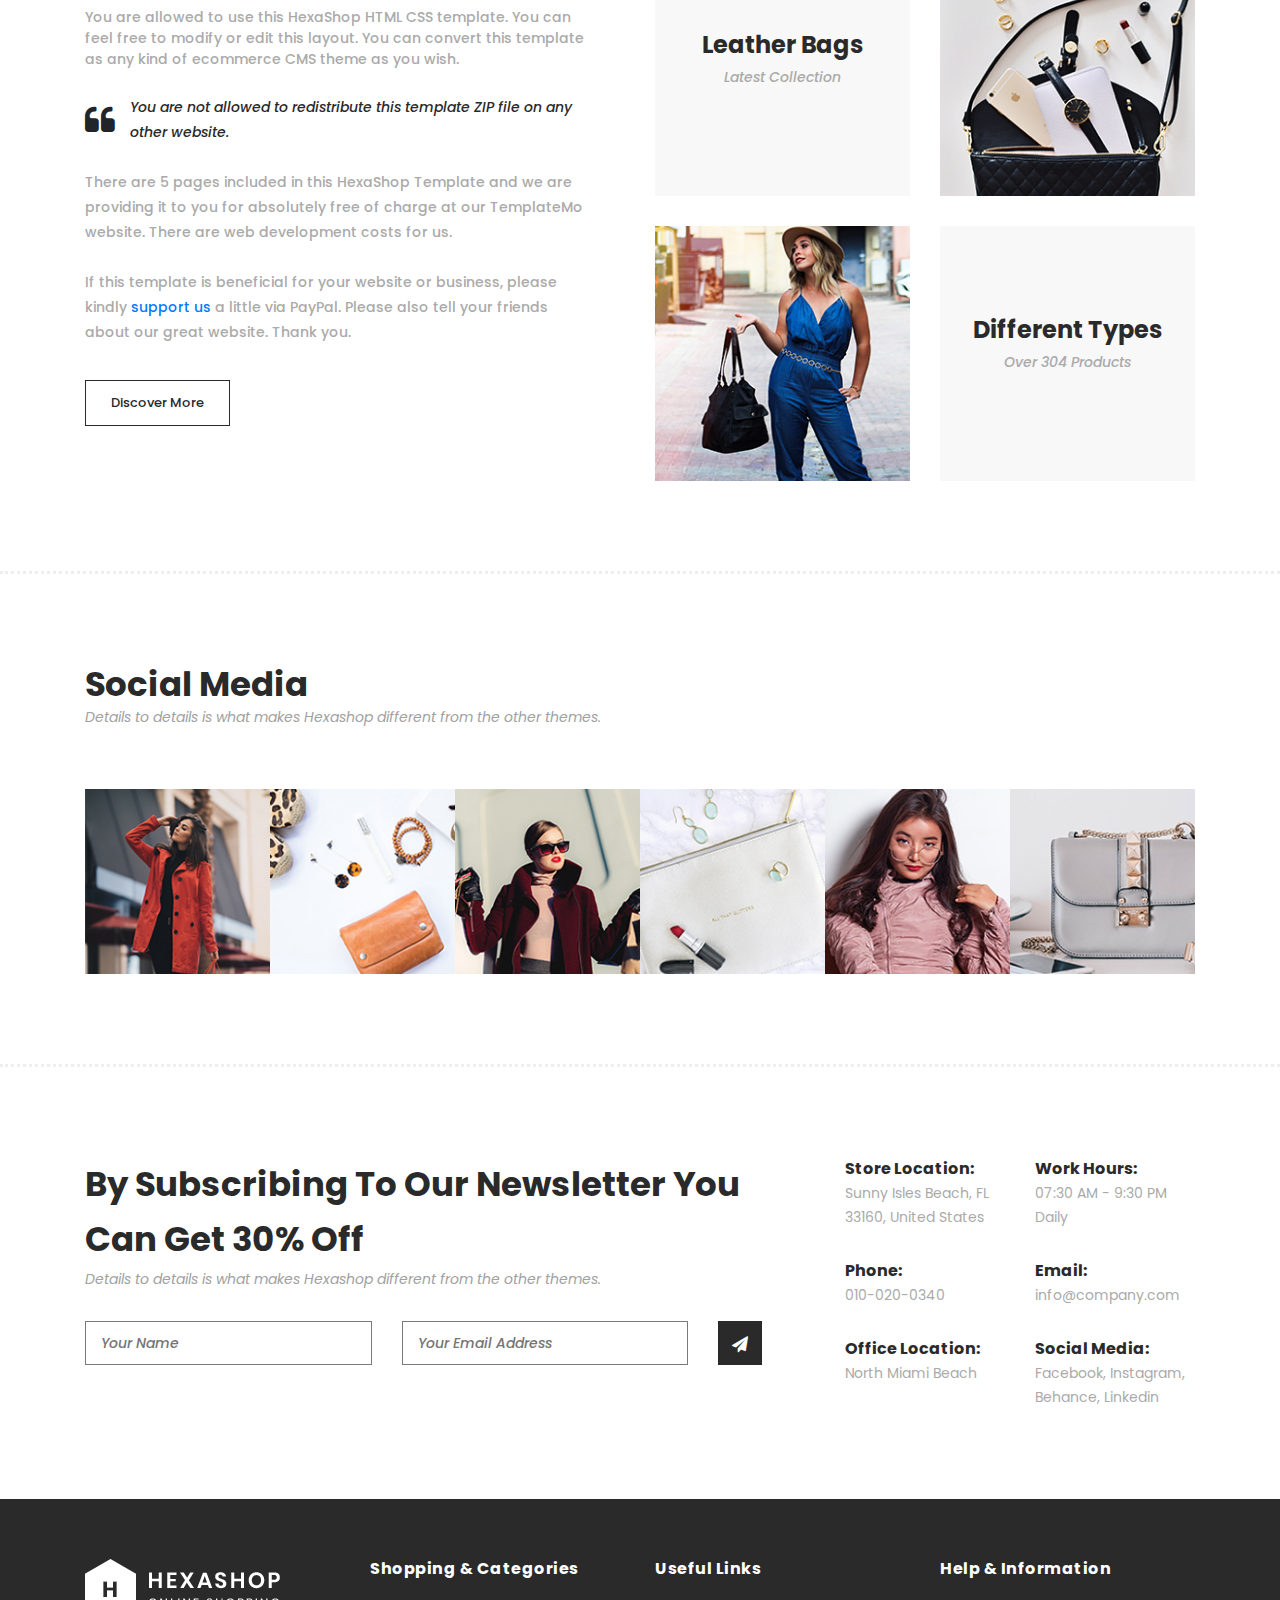
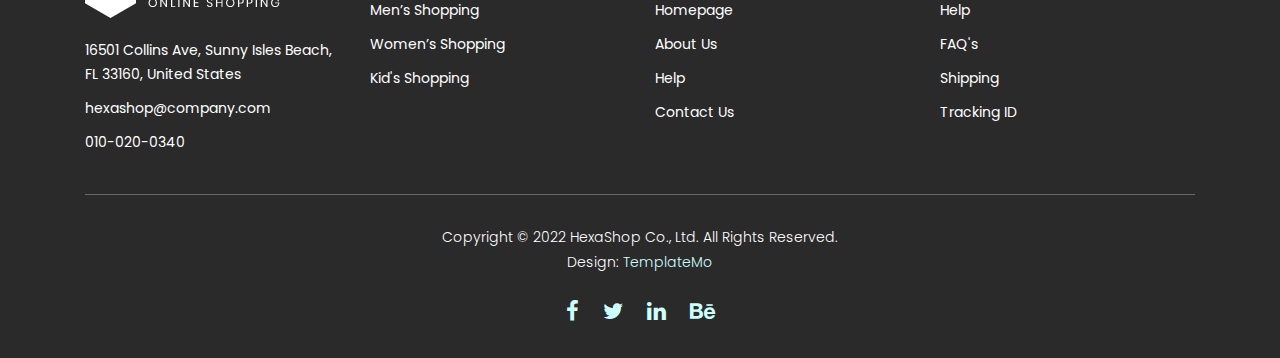
<file: website/clothing-shop/templatemo_571_hexashop/index.html>
<!DOCTYPE html>
<html lang="en">

  <head>

    <meta charset="utf-8">
    <meta name="viewport" content="width=device-width, initial-scale=1, shrink-to-fit=no">
    <meta name="description" content="">
    <meta name="author" content="">
    <link href="https://fonts.googleapis.com/css?family=Poppins:100,200,300,400,500,600,700,800,900&display=swap" rel="stylesheet">

    <title>Hexashop Ecommerce HTML CSS Template</title>


    <!-- Additional CSS Files -->
    <link rel="stylesheet" type="text/css" href="assets/css/bootstrap.min.css">

    <link rel="stylesheet" type="text/css" href="assets/css/font-awesome.css">

    <link rel="stylesheet" href="assets/css/templatemo-hexashop.css">

    <link rel="stylesheet" href="assets/css/owl-carousel.css">

    <link rel="stylesheet" href="assets/css/lightbox.css">
<!--

TemplateMo 571 Hexashop

https://templatemo.com/tm-571-hexashop

-->
    </head>
    
    <body>
    
    <!-- ***** Preloader Start ***** -->
    <div id="preloader">
        <div class="jumper">
            <div></div>
            <div></div>
            <div></div>
        </div>
    </div>  
    <!-- ***** Preloader End ***** -->
    
    
    <!-- ***** Header Area Start ***** -->
    <header class="header-area header-sticky">
        <div class="container">
            <div class="row">
                <div class="col-12">
                    <nav class="main-nav">
                        <!-- ***** Logo Start ***** -->
                        <a href="index.html" class="logo">
                            <img src="assets/images/logo.png">
                        </a>
                        <!-- ***** Logo End ***** -->
                        <!-- ***** Menu Start ***** -->
                        <ul class="nav">
                            <li class="scroll-to-section"><a href="#top" class="active">Home</a></li>
                            <li class="scroll-to-section"><a href="#men">Men's</a></li>
                            <li class="scroll-to-section"><a href="#women">Women's</a></li>
                            <li class="scroll-to-section"><a href="#kids">Kid's</a></li>
                            <li class="submenu">
                                <a href="javascript:;">Pages</a>
                                <ul>
                                    <li><a href="about.html">About Us</a></li>
                                    <li><a href="products.html">Products</a></li>
                                    <li><a href="single-product.html">Single Product</a></li>
                                    <li><a href="contact.html">Contact Us</a></li>
                                </ul>
                            </li>
                            <li class="submenu">
                                <a href="javascript:;">Features</a>
                                <ul>
                                    <li><a href="#">Features Page 1</a></li>
                                    <li><a href="#">Features Page 2</a></li>
                                    <li><a href="#">Features Page 3</a></li>
                                    <li><a rel="nofollow" href="https://templatemo.com/page/4" target="_blank">Template Page 4</a></li>
                                </ul>
                            </li>
                            <li class="scroll-to-section"><a href="#explore">Explore</a></li>
                        </ul>        
                        <a class='menu-trigger'>
                            <span>Menu</span>
                        </a>
                        <!-- ***** Menu End ***** -->
                    </nav>
                </div>
            </div>
        </div>
    </header>
    <!-- ***** Header Area End ***** -->

    <!-- ***** Main Banner Area Start ***** -->
    <div class="main-banner" id="top">
        <div class="container-fluid">
            <div class="row">
                <div class="col-lg-6">
                    <div class="left-content">
                        <div class="thumb">
                            <div class="inner-content">
                                <h4>We Are Hexashop</h4>
                                <span>Awesome, clean &amp; creative HTML5 Template</span>
                                <div class="main-border-button">
                                    <a href="#">Purchase Now!</a>
                                </div>
                            </div>
                            <img src="assets/images/left-banner-image.jpg" alt="">
                        </div>
                    </div>
                </div>
                <div class="col-lg-6">
                    <div class="right-content">
                        <div class="row">
                            <div class="col-lg-6">
                                <div class="right-first-image">
                                    <div class="thumb">
                                        <div class="inner-content">
                                            <h4>Women</h4>
                                            <span>Best Clothes For Women</span>
                                        </div>
                                        <div class="hover-content">
                                            <div class="inner">
                                                <h4>Women</h4>
                                                <p>Lorem ipsum dolor sit amet, conservisii ctetur adipiscing elit incid.</p>
                                                <div class="main-border-button">
                                                    <a href="#">Discover More</a>
                                                </div>
                                            </div>
                                        </div>
                                        <img src="assets/images/baner-right-image-01.jpg">
                                    </div>
                                </div>
                            </div>
                            <div class="col-lg-6">
                                <div class="right-first-image">
                                    <div class="thumb">
                                        <div class="inner-content">
                                            <h4>Men</h4>
                                            <span>Best Clothes For Men</span>
                                        </div>
                                        <div class="hover-content">
                                            <div class="inner">
                                                <h4>Men</h4>
                                                <p>Lorem ipsum dolor sit amet, conservisii ctetur adipiscing elit incid.</p>
                                                <div class="main-border-button">
                                                    <a href="#">Discover More</a>
                                                </div>
                                            </div>
                                        </div>
                                        <img src="assets/images/baner-right-image-02.jpg">
                                    </div>
                                </div>
                            </div>
                            <div class="col-lg-6">
                                <div class="right-first-image">
                                    <div class="thumb">
                                        <div class="inner-content">
                                            <h4>Kids</h4>
                                            <span>Best Clothes For Kids</span>
                                        </div>
                                        <div class="hover-content">
                                            <div class="inner">
                                                <h4>Kids</h4>
                                                <p>Lorem ipsum dolor sit amet, conservisii ctetur adipiscing elit incid.</p>
                                                <div class="main-border-button">
                                                    <a href="#">Discover More</a>
                                                </div>
                                            </div>
                                        </div>
                                        <img src="assets/images/baner-right-image-03.jpg">
                                    </div>
                                </div>
                            </div>
                            <div class="col-lg-6">
                                <div class="right-first-image">
                                    <div class="thumb">
                                        <div class="inner-content">
                                            <h4>Accessories</h4>
                                            <span>Best Trend Accessories</span>
                                        </div>
                                        <div class="hover-content">
                                            <div class="inner">
                                                <h4>Accessories</h4>
                                                <p>Lorem ipsum dolor sit amet, conservisii ctetur adipiscing elit incid.</p>
                                                <div class="main-border-button">
                                                    <a href="#">Discover More</a>
                                                </div>
                                            </div>
                                        </div>
                                        <img src="assets/images/baner-right-image-04.jpg">
                                    </div>
                                </div>
                            </div>
                        </div>
                    </div>
                </div>
            </div>
        </div>
    </div>
    <!-- ***** Main Banner Area End ***** -->

    <!-- ***** Men Area Starts ***** -->
    <section class="section" id="men">
        <div class="container">
            <div class="row">
                <div class="col-lg-6">
                    <div class="section-heading">
                        <h2>Men's Latest</h2>
                        <span>Details to details is what makes Hexashop different from the other themes.</span>
                    </div>
                </div>
            </div>
        </div>
        <div class="container">
            <div class="row">
                <div class="col-lg-12">
                    <div class="men-item-carousel">
                        <div class="owl-men-item owl-carousel">
                            <div class="item">
                                <div class="thumb">
                                    <div class="hover-content">
                                        <ul>
                                            <li><a href="single-product.html"><i class="fa fa-eye"></i></a></li>
                                            <li><a href="single-product.html"><i class="fa fa-star"></i></a></li>
                                            <li><a href="single-product.html"><i class="fa fa-shopping-cart"></i></a></li>
                                        </ul>
                                    </div>
                                    <img src="assets/images/men-01.jpg" alt="">
                                </div>
                                <div class="down-content">
                                    <h4>Classic Spring</h4>
                                    <span>$120.00</span>
                                    <ul class="stars">
                                        <li><i class="fa fa-star"></i></li>
                                        <li><i class="fa fa-star"></i></li>
                                        <li><i class="fa fa-star"></i></li>
                                        <li><i class="fa fa-star"></i></li>
                                        <li><i class="fa fa-star"></i></li>
                                    </ul>
                                </div>
                            </div>
                            <div class="item">
                                <div class="thumb">
                                    <div class="hover-content">
                                        <ul>
                                            <li><a href="single-product.html"><i class="fa fa-eye"></i></a></li>
                                            <li><a href="single-product.html"><i class="fa fa-star"></i></a></li>
                                            <li><a href="single-product.html"><i class="fa fa-shopping-cart"></i></a></li>
                                        </ul>
                                    </div>
                                    <img src="assets/images/men-02.jpg" alt="">
                                </div>
                                <div class="down-content">
                                    <h4>Air Force 1 X</h4>
                                    <span>$90.00</span>
                                    <ul class="stars">
                                        <li><i class="fa fa-star"></i></li>
                                        <li><i class="fa fa-star"></i></li>
                                        <li><i class="fa fa-star"></i></li>
                                        <li><i class="fa fa-star"></i></li>
                                        <li><i class="fa fa-star"></i></li>
                                    </ul>
                                </div>
                            </div>
                            <div class="item">
                                <div class="thumb">
                                    <div class="hover-content">
                                        <ul>
                                            <li><a href="single-product.html"><i class="fa fa-eye"></i></a></li>
                                            <li><a href="single-product.html"><i class="fa fa-star"></i></a></li>
                                            <li><a href="single-product.html"><i class="fa fa-shopping-cart"></i></a></li>
                                        </ul>
                                    </div>
                                    <img src="assets/images/men-03.jpg" alt="">
                                </div>
                                <div class="down-content">
                                    <h4>Love Nana ‘20</h4>
                                    <span>$150.00</span>
                                    <ul class="stars">
                                        <li><i class="fa fa-star"></i></li>
                                        <li><i class="fa fa-star"></i></li>
                                        <li><i class="fa fa-star"></i></li>
                                        <li><i class="fa fa-star"></i></li>
                                        <li><i class="fa fa-star"></i></li>
                                    </ul>
                                </div>
                            </div>
                            <div class="item">
                                <div class="thumb">
                                    <div class="hover-content">
                                        <ul>
                                            <li><a href="single-product.html"><i class="fa fa-eye"></i></a></li>
                                            <li><a href="single-product.html"><i class="fa fa-star"></i></a></li>
                                            <li><a href="single-product.html"><i class="fa fa-shopping-cart"></i></a></li>
                                        </ul>
                                    </div>
                                    <img src="assets/images/men-01.jpg" alt="">
                                </div>
                                <div class="down-content">
                                    <h4>Classic Spring</h4>
                                    <span>$120.00</span>
                                    <ul class="stars">
                                        <li><i class="fa fa-star"></i></li>
                                        <li><i class="fa fa-star"></i></li>
                                        <li><i class="fa fa-star"></i></li>
                                        <li><i class="fa fa-star"></i></li>
                                        <li><i class="fa fa-star"></i></li>
                                    </ul>
                                </div>
                            </div>
                        </div>
                    </div>
                </div>
            </div>
        </div>
    </section>
    <!-- ***** Men Area Ends ***** -->

    <!-- ***** Women Area Starts ***** -->
    <section class="section" id="women">
        <div class="container">
            <div class="row">
                <div class="col-lg-6">
                    <div class="section-heading">
                        <h2>Women's Latest</h2>
                        <span>Details to details is what makes Hexashop different from the other themes.</span>
                    </div>
                </div>
            </div>
        </div>
        <div class="container">
            <div class="row">
                <div class="col-lg-12">
                    <div class="women-item-carousel">
                        <div class="owl-women-item owl-carousel">
                            <div class="item">
                                <div class="thumb">
                                    <div class="hover-content">
                                        <ul>
                                            <li><a href="single-product.html"><i class="fa fa-eye"></i></a></li>
                                            <li><a href="single-product.html"><i class="fa fa-star"></i></a></li>
                                            <li><a href="single-product.html"><i class="fa fa-shopping-cart"></i></a></li>
                                        </ul>
                                    </div>
                                    <img src="assets/images/women-01.jpg" alt="">
                                </div>
                                <div class="down-content">
                                    <h4>New Green Jacket</h4>
                                    <span>$75.00</span>
                                    <ul class="stars">
                                        <li><i class="fa fa-star"></i></li>
                                        <li><i class="fa fa-star"></i></li>
                                        <li><i class="fa fa-star"></i></li>
                                        <li><i class="fa fa-star"></i></li>
                                        <li><i class="fa fa-star"></i></li>
                                    </ul>
                                </div>
                            </div>
                            <div class="item">
                                <div class="thumb">
                                    <div class="hover-content">
                                        <ul>
                                            <li><a href="single-product.html"><i class="fa fa-eye"></i></a></li>
                                            <li><a href="single-product.html"><i class="fa fa-star"></i></a></li>
                                            <li><a href="single-product.html"><i class="fa fa-shopping-cart"></i></a></li>
                                        </ul>
                                    </div>
                                    <img src="assets/images/women-02.jpg" alt="">
                                </div>
                                <div class="down-content">
                                    <h4>Classic Dress</h4>
                                    <span>$45.00</span>
                                    <ul class="stars">
                                        <li><i class="fa fa-star"></i></li>
                                        <li><i class="fa fa-star"></i></li>
                                        <li><i class="fa fa-star"></i></li>
                                        <li><i class="fa fa-star"></i></li>
                                        <li><i class="fa fa-star"></i></li>
                                    </ul>
                                </div>
                            </div>
                            <div class="item">
                                <div class="thumb">
                                    <div class="hover-content">
                                        <ul>
                                            <li><a href="single-product.html"><i class="fa fa-eye"></i></a></li>
                                            <li><a href="single-product.html"><i class="fa fa-star"></i></a></li>
                                            <li><a href="single-product.html"><i class="fa fa-shopping-cart"></i></a></li>
                                        </ul>
                                    </div>
                                    <img src="assets/images/women-03.jpg" alt="">
                                </div>
                                <div class="down-content">
                                    <h4>Spring Collection</h4>
                                    <span>$130.00</span>
                                    <ul class="stars">
                                        <li><i class="fa fa-star"></i></li>
                                        <li><i class="fa fa-star"></i></li>
                                        <li><i class="fa fa-star"></i></li>
                                        <li><i class="fa fa-star"></i></li>
                                        <li><i class="fa fa-star"></i></li>
                                    </ul>
                                </div>
                            </div>
                            <div class="item">
                                <div class="thumb">
                                    <div class="hover-content">
                                        <ul>
                                            <li><a href="single-product.html"><i class="fa fa-eye"></i></a></li>
                                            <li><a href="single-product.html"><i class="fa fa-star"></i></a></li>
                                            <li><a href="single-product.html"><i class="fa fa-shopping-cart"></i></a></li>
                                        </ul>
                                    </div>
                                    <img src="assets/images/women-01.jpg" alt="">
                                </div>
                                <div class="down-content">
                                    <h4>Classic Spring</h4>
                                    <span>$120.00</span>
                                    <ul class="stars">
                                        <li><i class="fa fa-star"></i></li>
                                        <li><i class="fa fa-star"></i></li>
                                        <li><i class="fa fa-star"></i></li>
                                        <li><i class="fa fa-star"></i></li>
                                        <li><i class="fa fa-star"></i></li>
                                    </ul>
                                </div>
                            </div>
                        </div>
                    </div>
                </div>
            </div>
        </div>
    </section>
    <!-- ***** Women Area Ends ***** -->

    <!-- ***** Kids Area Starts ***** -->
    <section class="section" id="kids">
        <div class="container">
            <div class="row">
                <div class="col-lg-6">
                    <div class="section-heading">
                        <h2>Kid's Latest</h2>
                        <span>Details to details is what makes Hexashop different from the other themes.</span>
                    </div>
                </div>
            </div>
        </div>
        <div class="container">
            <div class="row">
                <div class="col-lg-12">
                    <div class="kid-item-carousel">
                        <div class="owl-kid-item owl-carousel">
                            <div class="item">
                                <div class="thumb">
                                    <div class="hover-content">
                                        <ul>
                                            <li><a href="single-product.html"><i class="fa fa-eye"></i></a></li>
                                            <li><a href="single-product.html"><i class="fa fa-star"></i></a></li>
                                            <li><a href="single-product.html"><i class="fa fa-shopping-cart"></i></a></li>
                                        </ul>
                                    </div>
                                    <img src="assets/images/kid-01.jpg" alt="">
                                </div>
                                <div class="down-content">
                                    <h4>School Collection</h4>
                                    <span>$80.00</span>
                                    <ul class="stars">
                                        <li><i class="fa fa-star"></i></li>
                                        <li><i class="fa fa-star"></i></li>
                                        <li><i class="fa fa-star"></i></li>
                                        <li><i class="fa fa-star"></i></li>
                                        <li><i class="fa fa-star"></i></li>
                                    </ul>
                                </div>
                            </div>
                            <div class="item">
                                <div class="thumb">
                                    <div class="hover-content">
                                        <ul>
                                            <li><a href="single-product.html"><i class="fa fa-eye"></i></a></li>
                                            <li><a href="single-product.html"><i class="fa fa-star"></i></a></li>
                                            <li><a href="single-product.html"><i class="fa fa-shopping-cart"></i></a></li>
                                        </ul>
                                    </div>
                                    <img src="assets/images/kid-02.jpg" alt="">
                                </div>
                                <div class="down-content">
                                    <h4>Summer Cap</h4>
                                    <span>$12.00</span>
                                    <ul class="stars">
                                        <li><i class="fa fa-star"></i></li>
                                        <li><i class="fa fa-star"></i></li>
                                        <li><i class="fa fa-star"></i></li>
                                        <li><i class="fa fa-star"></i></li>
                                        <li><i class="fa fa-star"></i></li>
                                    </ul>
                                </div>
                            </div>
                            <div class="item">
                                <div class="thumb">
                                    <div class="hover-content">
                                        <ul>
                                            <li><a href="single-product.html"><i class="fa fa-eye"></i></a></li>
                                            <li><a href="single-product.html"><i class="fa fa-star"></i></a></li>
                                            <li><a href="single-product.html"><i class="fa fa-shopping-cart"></i></a></li>
                                        </ul>
                                    </div>
                                    <img src="assets/images/kid-03.jpg" alt="">
                                </div>
                                <div class="down-content">
                                    <h4>Classic Kid</h4>
                                    <span>$30.00</span>
                                    <ul class="stars">
                                        <li><i class="fa fa-star"></i></li>
                                        <li><i class="fa fa-star"></i></li>
                                        <li><i class="fa fa-star"></i></li>
                                        <li><i class="fa fa-star"></i></li>
                                        <li><i class="fa fa-star"></i></li>
                                    </ul>
                                </div>
                            </div>
                            <div class="item">
                                <div class="thumb">
                                    <div class="hover-content">
                                        <ul>
                                            <li><a href="single-product.html"><i class="fa fa-eye"></i></a></li>
                                            <li><a href="single-product.html"><i class="fa fa-star"></i></a></li>
                                            <li><a href="single-product.html"><i class="fa fa-shopping-cart"></i></a></li>
                                        </ul>
                                    </div>
                                    <img src="assets/images/kid-01.jpg" alt="">
                                </div>
                                <div class="down-content">
                                    <h4>Classic Spring</h4>
                                    <span>$120.00</span>
                                    <ul class="stars">
                                        <li><i class="fa fa-star"></i></li>
                                        <li><i class="fa fa-star"></i></li>
                                        <li><i class="fa fa-star"></i></li>
                                        <li><i class="fa fa-star"></i></li>
                                        <li><i class="fa fa-star"></i></li>
                                    </ul>
                                </div>
                            </div>
                        </div>
                    </div>
                </div>
            </div>
        </div>
    </section>
    <!-- ***** Kids Area Ends ***** -->

    <!-- ***** Explore Area Starts ***** -->
    <section class="section" id="explore">
        <div class="container">
            <div class="row">
                <div class="col-lg-6">
                    <div class="left-content">
                        <h2>Explore Our Products</h2>
                        <span>You are allowed to use this HexaShop HTML CSS template. You can feel free to modify or edit this layout. You can convert this template as any kind of ecommerce CMS theme as you wish.</span>
                        <div class="quote">
                            <i class="fa fa-quote-left"></i><p>You are not allowed to redistribute this template ZIP file on any other website.</p>
                        </div>
                        <p>There are 5 pages included in this HexaShop Template and we are providing it to you for absolutely free of charge at our TemplateMo website. There are web development costs for us.</p>
                        <p>If this template is beneficial for your website or business, please kindly <a rel="nofollow" href="https://paypal.me/templatemo" target="_blank">support us</a> a little via PayPal. Please also tell your friends about our great website. Thank you.</p>
                        <div class="main-border-button">
                            <a href="products.html">Discover More</a>
                        </div>
                    </div>
                </div>
                <div class="col-lg-6">
                    <div class="right-content">
                        <div class="row">
                            <div class="col-lg-6">
                                <div class="leather">
                                    <h4>Leather Bags</h4>
                                    <span>Latest Collection</span>
                                </div>
                            </div>
                            <div class="col-lg-6">
                                <div class="first-image">
                                    <img src="assets/images/explore-image-01.jpg" alt="">
                                </div>
                            </div>
                            <div class="col-lg-6">
                                <div class="second-image">
                                    <img src="assets/images/explore-image-02.jpg" alt="">
                                </div>
                            </div>
                            <div class="col-lg-6">
                                <div class="types">
                                    <h4>Different Types</h4>
                                    <span>Over 304 Products</span>
                                </div>
                            </div>
                        </div>
                    </div>
                </div>
            </div>
        </div>
    </section>
    <!-- ***** Explore Area Ends ***** -->

    <!-- ***** Social Area Starts ***** -->
    <section class="section" id="social">
        <div class="container">
            <div class="row">
                <div class="col-lg-12">
                    <div class="section-heading">
                        <h2>Social Media</h2>
                        <span>Details to details is what makes Hexashop different from the other themes.</span>
                    </div>
                </div>
            </div>
        </div>
        <div class="container">
            <div class="row images">
                <div class="col-2">
                    <div class="thumb">
                        <div class="icon">
                            <a href="http://instagram.com">
                                <h6>Fashion</h6>
                                <i class="fa fa-instagram"></i>
                            </a>
                        </div>
                        <img src="assets/images/instagram-01.jpg" alt="">
                    </div>
                </div>
                <div class="col-2">
                    <div class="thumb">
                        <div class="icon">
                            <a href="http://instagram.com">
                                <h6>New</h6>
                                <i class="fa fa-instagram"></i>
                            </a>
                        </div>
                        <img src="assets/images/instagram-02.jpg" alt="">
                    </div>
                </div>
                <div class="col-2">
                    <div class="thumb">
                        <div class="icon">
                            <a href="http://instagram.com">
                                <h6>Brand</h6>
                                <i class="fa fa-instagram"></i>
                            </a>
                        </div>
                        <img src="assets/images/instagram-03.jpg" alt="">
                    </div>
                </div>
                <div class="col-2">
                    <div class="thumb">
                        <div class="icon">
                            <a href="http://instagram.com">
                                <h6>Makeup</h6>
                                <i class="fa fa-instagram"></i>
                            </a>
                        </div>
                        <img src="assets/images/instagram-04.jpg" alt="">
                    </div>
                </div>
                <div class="col-2">
                    <div class="thumb">
                        <div class="icon">
                            <a href="http://instagram.com">
                                <h6>Leather</h6>
                                <i class="fa fa-instagram"></i>
                            </a>
                        </div>
                        <img src="assets/images/instagram-05.jpg" alt="">
                    </div>
                </div>
                <div class="col-2">
                    <div class="thumb">
                        <div class="icon">
                            <a href="http://instagram.com">
                                <h6>Bag</h6>
                                <i class="fa fa-instagram"></i>
                            </a>
                        </div>
                        <img src="assets/images/instagram-06.jpg" alt="">
                    </div>
                </div>
            </div>
        </div>
    </section>
    <!-- ***** Social Area Ends ***** -->

    <!-- ***** Subscribe Area Starts ***** -->
    <div class="subscribe">
        <div class="container">
            <div class="row">
                <div class="col-lg-8">
                    <div class="section-heading">
                        <h2>By Subscribing To Our Newsletter You Can Get 30% Off</h2>
                        <span>Details to details is what makes Hexashop different from the other themes.</span>
                    </div>
                    <form id="subscribe" action="" method="get">
                        <div class="row">
                          <div class="col-lg-5">
                            <fieldset>
                              <input name="name" type="text" id="name" placeholder="Your Name" required="">
                            </fieldset>
                          </div>
                          <div class="col-lg-5">
                            <fieldset>
                              <input name="email" type="text" id="email" pattern="[^ @]*@[^ @]*" placeholder="Your Email Address" required="">
                            </fieldset>
                          </div>
                          <div class="col-lg-2">
                            <fieldset>
                              <button type="submit" id="form-submit" class="main-dark-button"><i class="fa fa-paper-plane"></i></button>
                            </fieldset>
                          </div>
                        </div>
                    </form>
                </div>
                <div class="col-lg-4">
                    <div class="row">
                        <div class="col-6">
                            <ul>
                                <li>Store Location:<br><span>Sunny Isles Beach, FL 33160, United States</span></li>
                                <li>Phone:<br><span>010-020-0340</span></li>
                                <li>Office Location:<br><span>North Miami Beach</span></li>
                            </ul>
                        </div>
                        <div class="col-6">
                            <ul>
                                <li>Work Hours:<br><span>07:30 AM - 9:30 PM Daily</span></li>
                                <li>Email:<br><span>info@company.com</span></li>
                                <li>Social Media:<br><span><a href="#">Facebook</a>, <a href="#">Instagram</a>, <a href="#">Behance</a>, <a href="#">Linkedin</a></span></li>
                            </ul>
                        </div>
                    </div>
                </div>
            </div>
        </div>
    </div>
    <!-- ***** Subscribe Area Ends ***** -->
    
    <!-- ***** Footer Start ***** -->
    <footer>
        <div class="container">
            <div class="row">
                <div class="col-lg-3">
                    <div class="first-item">
                        <div class="logo">
                            <img src="assets/images/white-logo.png" alt="hexashop ecommerce templatemo">
                        </div>
                        <ul>
                            <li><a href="#">16501 Collins Ave, Sunny Isles Beach, FL 33160, United States</a></li>
                            <li><a href="#">hexashop@company.com</a></li>
                            <li><a href="#">010-020-0340</a></li>
                        </ul>
                    </div>
                </div>
                <div class="col-lg-3">
                    <h4>Shopping &amp; Categories</h4>
                    <ul>
                        <li><a href="#">Men’s Shopping</a></li>
                        <li><a href="#">Women’s Shopping</a></li>
                        <li><a href="#">Kid's Shopping</a></li>
                    </ul>
                </div>
                <div class="col-lg-3">
                    <h4>Useful Links</h4>
                    <ul>
                        <li><a href="#">Homepage</a></li>
                        <li><a href="#">About Us</a></li>
                        <li><a href="#">Help</a></li>
                        <li><a href="#">Contact Us</a></li>
                    </ul>
                </div>
                <div class="col-lg-3">
                    <h4>Help &amp; Information</h4>
                    <ul>
                        <li><a href="#">Help</a></li>
                        <li><a href="#">FAQ's</a></li>
                        <li><a href="#">Shipping</a></li>
                        <li><a href="#">Tracking ID</a></li>
                    </ul>
                </div>
                <div class="col-lg-12">
                    <div class="under-footer">
                        <p>Copyright © 2022 HexaShop Co., Ltd. All Rights Reserved. 
                        
                        <br>Design: <a href="https://templatemo.com" target="_parent" title="free css templates">TemplateMo</a></p>
                        <ul>
                            <li><a href="#"><i class="fa fa-facebook"></i></a></li>
                            <li><a href="#"><i class="fa fa-twitter"></i></a></li>
                            <li><a href="#"><i class="fa fa-linkedin"></i></a></li>
                            <li><a href="#"><i class="fa fa-behance"></i></a></li>
                        </ul>
                    </div>
                </div>
            </div>
        </div>
    </footer>
    

    <!-- jQuery -->
    <script src="assets/js/jquery-2.1.0.min.js"></script>

    <!-- Bootstrap -->
    <script src="assets/js/popper.js"></script>
    <script src="assets/js/bootstrap.min.js"></script>

    <!-- Plugins -->
    <script src="assets/js/owl-carousel.js"></script>
    <script src="assets/js/accordions.js"></script>
    <script src="assets/js/datepicker.js"></script>
    <script src="assets/js/scrollreveal.min.js"></script>
    <script src="assets/js/waypoints.min.js"></script>
    <script src="assets/js/jquery.counterup.min.js"></script>
    <script src="assets/js/imgfix.min.js"></script> 
    <script src="assets/js/slick.js"></script> 
    <script src="assets/js/lightbox.js"></script> 
    <script src="assets/js/isotope.js"></script> 
    
    <!-- Global Init -->
    <script src="assets/js/custom.js"></script>

    <script>

        $(function() {
            var selectedClass = "";
            $("p").click(function(){
            selectedClass = $(this).attr("data-rel");
            $("#portfolio").fadeTo(50, 0.1);
                $("#portfolio div").not("."+selectedClass).fadeOut();
            setTimeout(function() {
              $("."+selectedClass).fadeIn();
              $("#portfolio").fadeTo(50, 1);
            }, 500);
                
            });
        });

    </script>

  </body>
</html>
</file>
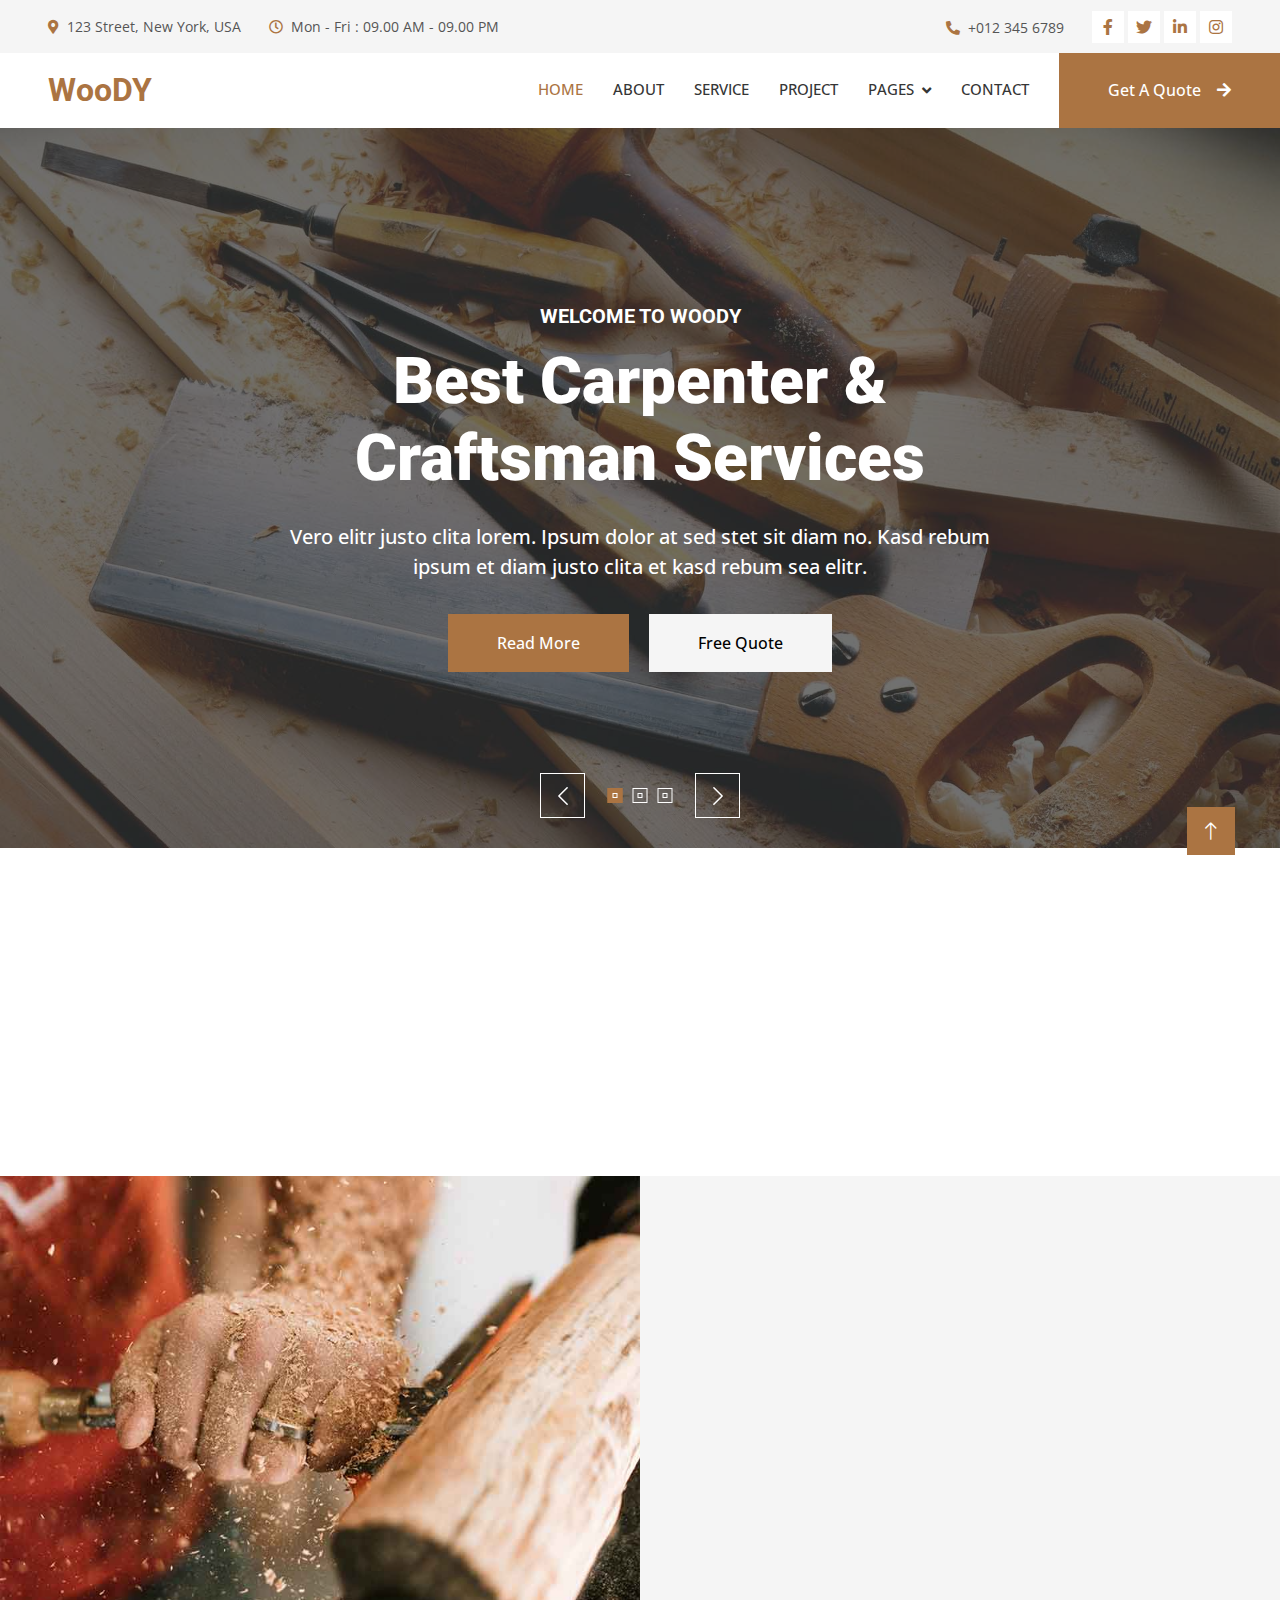
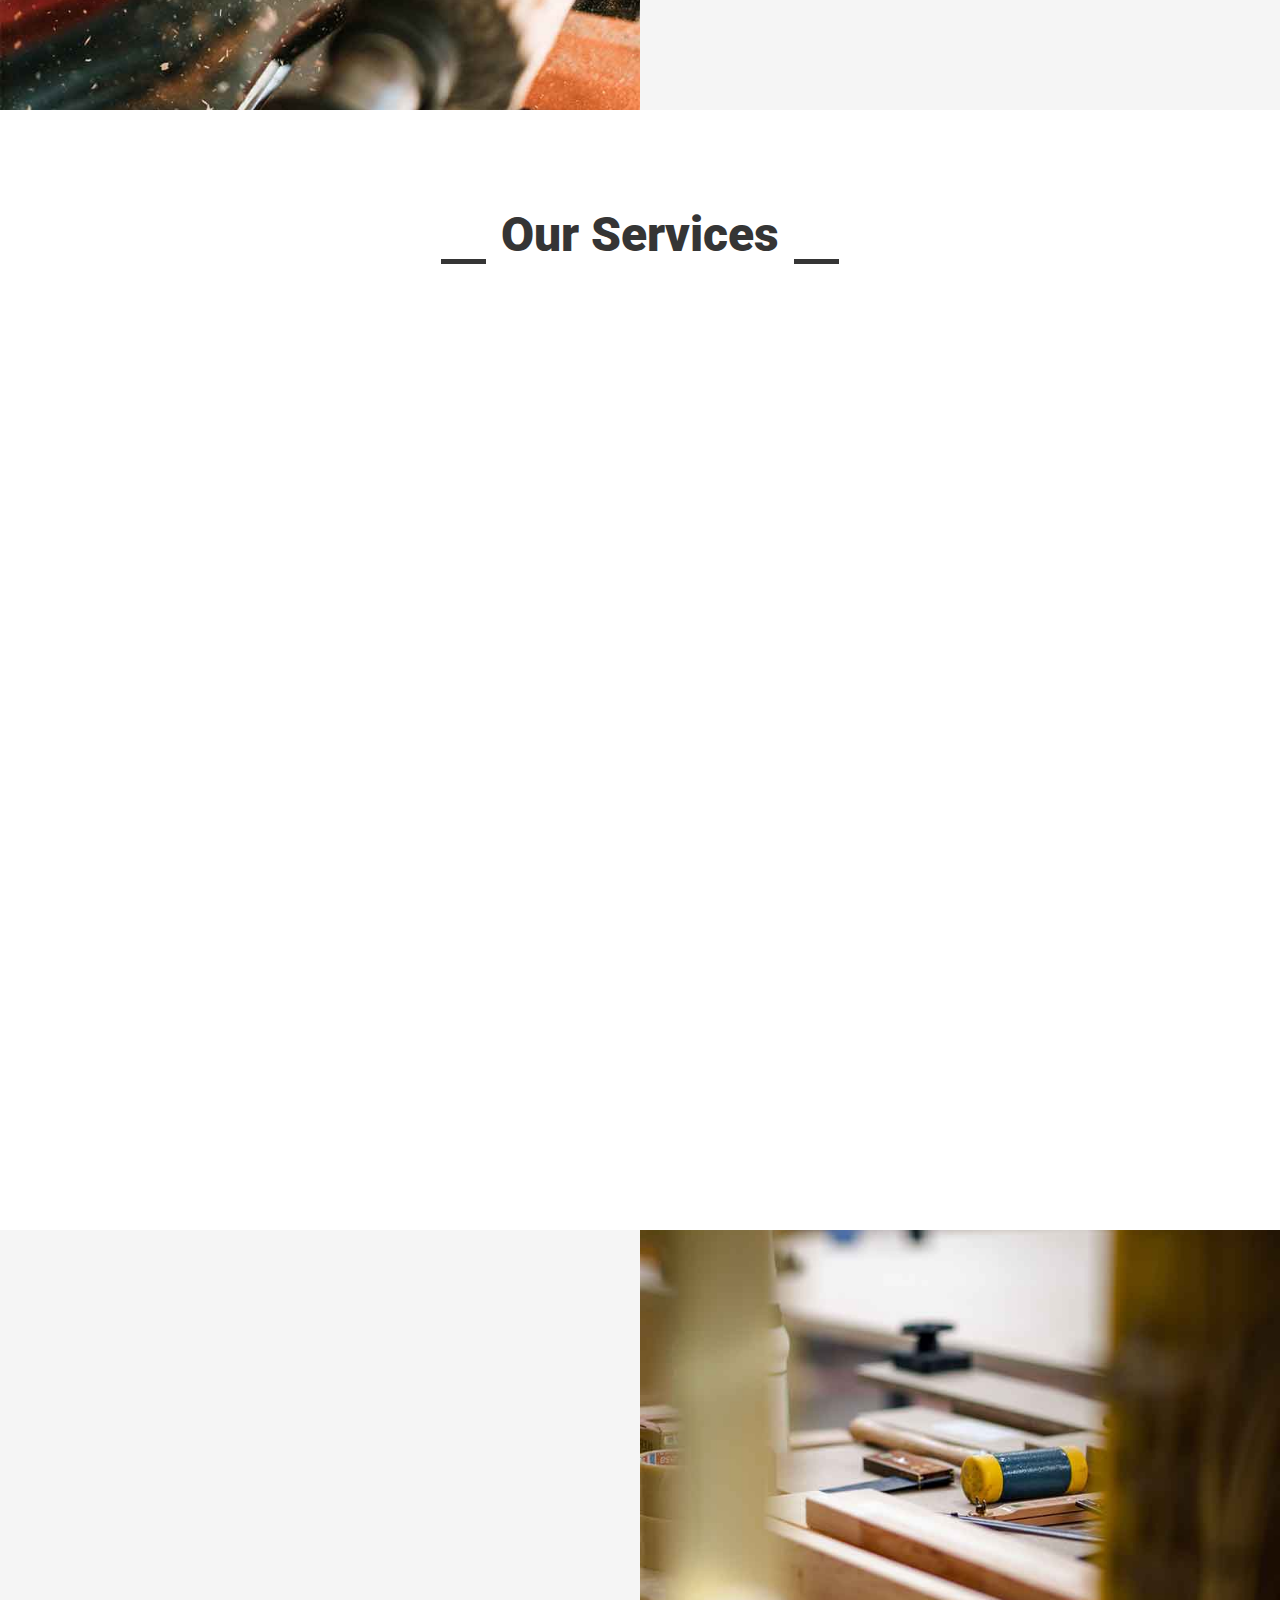
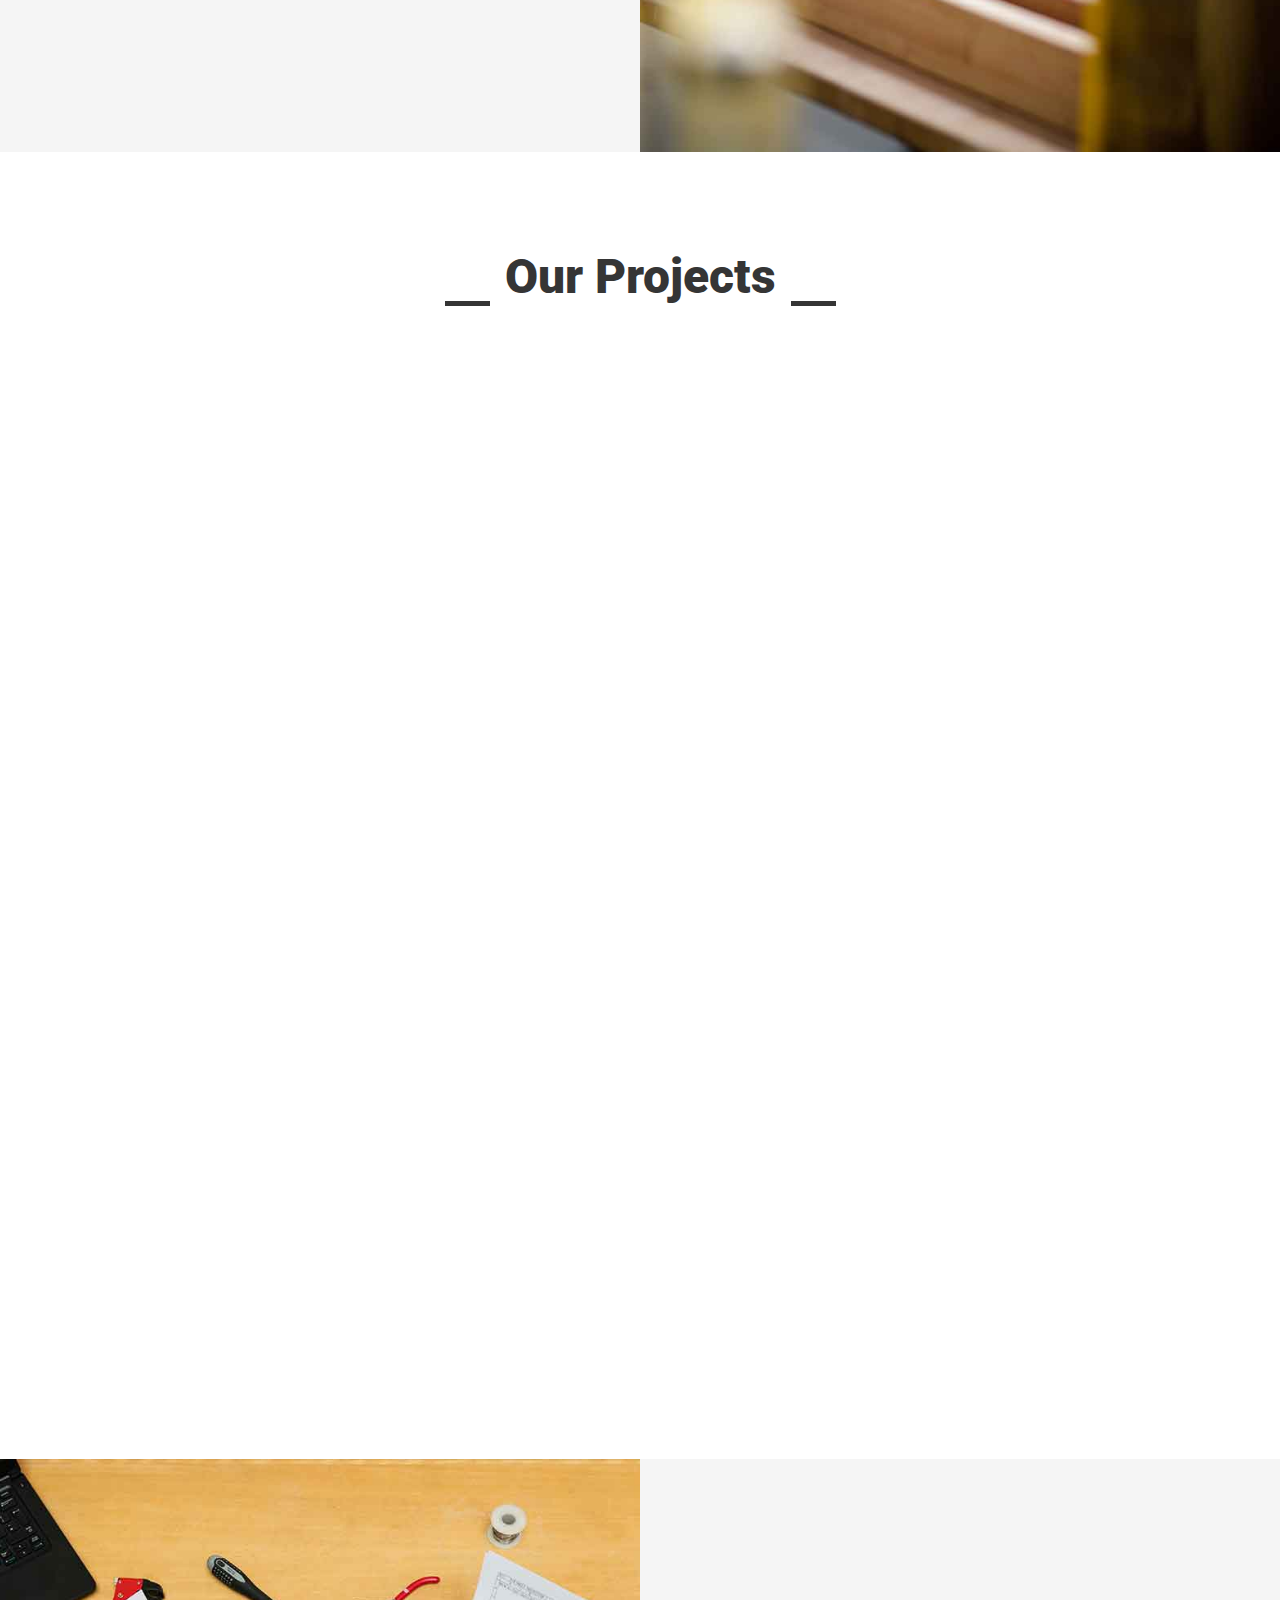
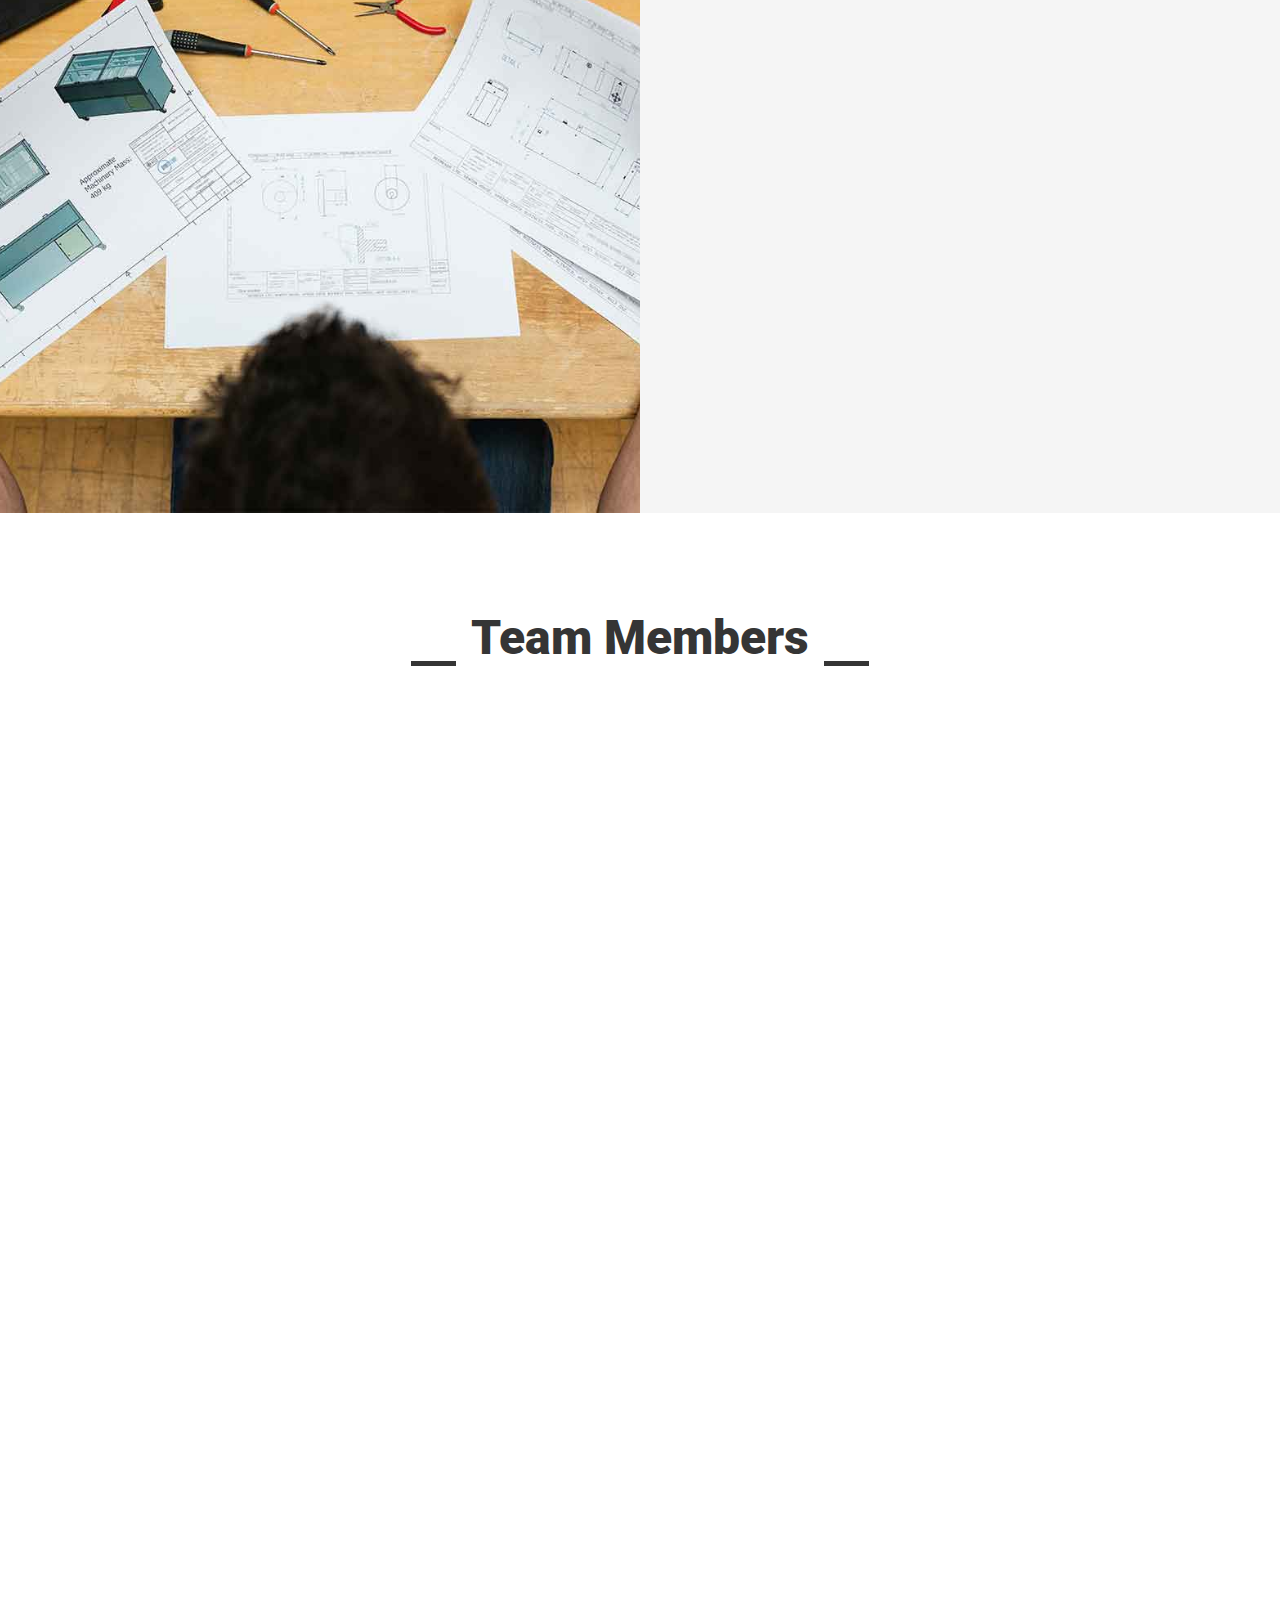
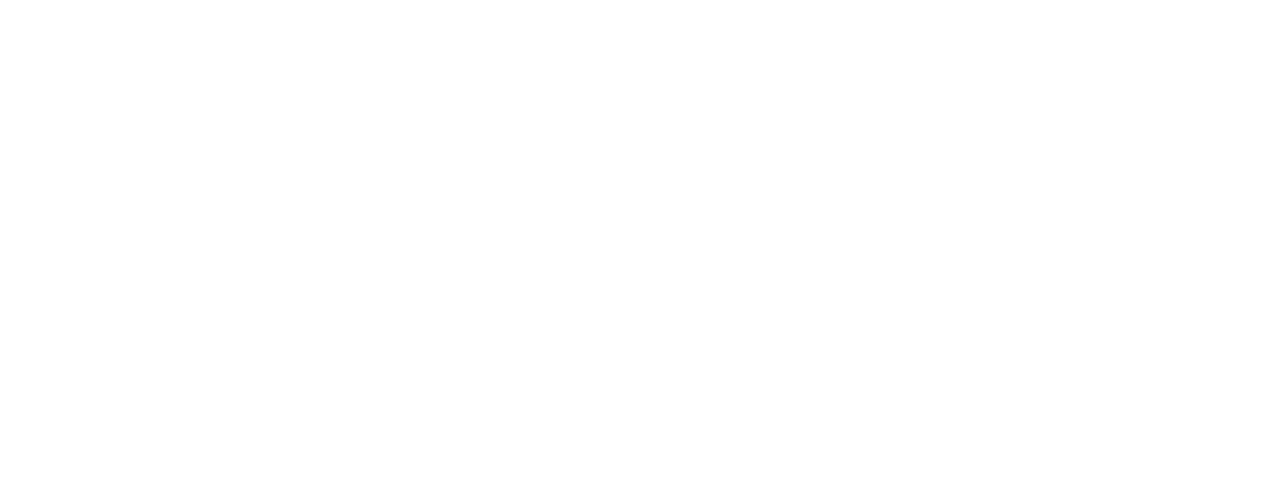
<file: website/craftman/carpenter-website-template/index.html>
<!DOCTYPE html>
<html lang="en">

<head>
    <meta charset="utf-8">
    <title>Woody - Carpenter Website Template</title>
    <meta content="width=device-width, initial-scale=1.0" name="viewport">
    <meta content="" name="keywords">
    <meta content="" name="description">

    <!-- Favicon -->
    <link href="img/favicon.ico" rel="icon">

    <!-- Google Web Fonts -->
    <link rel="preconnect" href="https://fonts.googleapis.com">
    <link rel="preconnect" href="https://fonts.gstatic.com" crossorigin>
    <link href="https://fonts.googleapis.com/css2?family=Open+Sans:wght@400;500&family=Roboto:wght@500;700;900&display=swap" rel="stylesheet"> 

    <!-- Icon Font Stylesheet -->
    <link href="https://cdnjs.cloudflare.com/ajax/libs/font-awesome/5.10.0/css/all.min.css" rel="stylesheet">
    <link href="https://cdn.jsdelivr.net/npm/bootstrap-icons@1.4.1/font/bootstrap-icons.css" rel="stylesheet">

    <!-- Libraries Stylesheet -->
    <link href="lib/animate/animate.min.css" rel="stylesheet">
    <link href="lib/owlcarousel/assets/owl.carousel.min.css" rel="stylesheet">
    <link href="lib/lightbox/css/lightbox.min.css" rel="stylesheet">

    <!-- Customized Bootstrap Stylesheet -->
    <link href="css/bootstrap.min.css" rel="stylesheet">

    <!-- Template Stylesheet -->
    <link href="css/style.css" rel="stylesheet">
</head>

<body>
    <!-- Spinner Start -->
    <div id="spinner" class="show bg-white position-fixed translate-middle w-100 vh-100 top-50 start-50 d-flex align-items-center justify-content-center">
        <div class="spinner-grow text-primary" style="width: 3rem; height: 3rem;" role="status">
            <span class="sr-only">Loading...</span>
        </div>
    </div>
    <!-- Spinner End -->


    <!-- Topbar Start -->
    <div class="container-fluid bg-light p-0">
        <div class="row gx-0 d-none d-lg-flex">
            <div class="col-lg-7 px-5 text-start">
                <div class="h-100 d-inline-flex align-items-center py-3 me-4">
                    <small class="fa fa-map-marker-alt text-primary me-2"></small>
                    <small>123 Street, New York, USA</small>
                </div>
                <div class="h-100 d-inline-flex align-items-center py-3">
                    <small class="far fa-clock text-primary me-2"></small>
                    <small>Mon - Fri : 09.00 AM - 09.00 PM</small>
                </div>
            </div>
            <div class="col-lg-5 px-5 text-end">
                <div class="h-100 d-inline-flex align-items-center py-3 me-4">
                    <small class="fa fa-phone-alt text-primary me-2"></small>
                    <small>+012 345 6789</small>
                </div>
                <div class="h-100 d-inline-flex align-items-center">
                    <a class="btn btn-sm-square bg-white text-primary me-1" href=""><i class="fab fa-facebook-f"></i></a>
                    <a class="btn btn-sm-square bg-white text-primary me-1" href=""><i class="fab fa-twitter"></i></a>
                    <a class="btn btn-sm-square bg-white text-primary me-1" href=""><i class="fab fa-linkedin-in"></i></a>
                    <a class="btn btn-sm-square bg-white text-primary me-0" href=""><i class="fab fa-instagram"></i></a>
                </div>
            </div>
        </div>
    </div>
    <!-- Topbar End -->


    <!-- Navbar Start -->
    <nav class="navbar navbar-expand-lg bg-white navbar-light sticky-top p-0">
        <a href="index.html" class="navbar-brand d-flex align-items-center px-4 px-lg-5">
            <h2 class="m-0 text-primary">WooDY</h2>
        </a>
        <button type="button" class="navbar-toggler me-4" data-bs-toggle="collapse" data-bs-target="#navbarCollapse">
            <span class="navbar-toggler-icon"></span>
        </button>
        <div class="collapse navbar-collapse" id="navbarCollapse">
            <div class="navbar-nav ms-auto p-4 p-lg-0">
                <a href="index.html" class="nav-item nav-link active">Home</a>
                <a href="about.html" class="nav-item nav-link">About</a>
                <a href="service.html" class="nav-item nav-link">Service</a>
                <a href="project.html" class="nav-item nav-link">Project</a>
                <div class="nav-item dropdown">
                    <a href="#" class="nav-link dropdown-toggle" data-bs-toggle="dropdown">Pages</a>
                    <div class="dropdown-menu fade-up m-0">
                        <a href="feature.html" class="dropdown-item">Feature</a>
                        <a href="quote.html" class="dropdown-item">Free Quote</a>
                        <a href="team.html" class="dropdown-item">Our Team</a>
                        <a href="testimonial.html" class="dropdown-item">Testimonial</a>
                        <a href="404.html" class="dropdown-item">404 Page</a>
                    </div>
                </div>
                <a href="contact.html" class="nav-item nav-link">Contact</a>
            </div>
            <a href="" class="btn btn-primary py-4 px-lg-5 d-none d-lg-block">Get A Quote<i class="fa fa-arrow-right ms-3"></i></a>
        </div>
    </nav>
    <!-- Navbar End -->


    <!-- Carousel Start -->
    <div class="container-fluid p-0 pb-5">
        <div class="owl-carousel header-carousel position-relative">
            <div class="owl-carousel-item position-relative">
                <img class="img-fluid" src="img/carousel-1.jpg" alt="">
                <div class="position-absolute top-0 start-0 w-100 h-100 d-flex align-items-center" style="background: rgba(53, 53, 53, .7);">
                    <div class="container">
                        <div class="row justify-content-center">
                            <div class="col-12 col-lg-8 text-center">
                                <h5 class="text-white text-uppercase mb-3 animated slideInDown">Welcome To WooDY</h5>
                                <h1 class="display-3 text-white animated slideInDown mb-4">Best Carpenter & Craftsman Services</h1>
                                <p class="fs-5 fw-medium text-white mb-4 pb-2">Vero elitr justo clita lorem. Ipsum dolor at sed stet sit diam no. Kasd rebum ipsum et diam justo clita et kasd rebum sea elitr.</p>
                                <a href="" class="btn btn-primary py-md-3 px-md-5 me-3 animated slideInLeft">Read More</a>
                                <a href="" class="btn btn-light py-md-3 px-md-5 animated slideInRight">Free Quote</a>
                            </div>
                        </div>
                    </div>
                </div>
            </div>
            <div class="owl-carousel-item position-relative">
                <img class="img-fluid" src="img/carousel-2.jpg" alt="">
                <div class="position-absolute top-0 start-0 w-100 h-100 d-flex align-items-center" style="background: rgba(53, 53, 53, .7);">
                    <div class="container">
                        <div class="row justify-content-center">
                            <div class="col-12 col-lg-8 text-center">
                                <h5 class="text-white text-uppercase mb-3 animated slideInDown">Welcome To WooDY</h5>
                                <h1 class="display-3 text-white animated slideInDown mb-4">Best Carpenter & Craftsman Services</h1>
                                <p class="fs-5 fw-medium text-white mb-4 pb-2">Vero elitr justo clita lorem. Ipsum dolor at sed stet sit diam no. Kasd rebum ipsum et diam justo clita et kasd rebum sea elitr.</p>
                                <a href="" class="btn btn-primary py-md-3 px-md-5 me-3 animated slideInLeft">Read More</a>
                                <a href="" class="btn btn-light py-md-3 px-md-5 animated slideInRight">Free Quote</a>
                            </div>
                        </div>
                    </div>
                </div>
            </div>
            <div class="owl-carousel-item position-relative">
                <img class="img-fluid" src="img/carousel-3.jpg" alt="">
                <div class="position-absolute top-0 start-0 w-100 h-100 d-flex align-items-center" style="background: rgba(53, 53, 53, .7);">
                    <div class="container">
                        <div class="row justify-content-center">
                            <div class="col-12 col-lg-8 text-center">
                                <h5 class="text-white text-uppercase mb-3 animated slideInDown">Welcome To WooDY</h5>
                                <h1 class="display-3 text-white animated slideInDown mb-4">Best Carpenter & Craftsman Services</h1>
                                <p class="fs-5 fw-medium text-white mb-4 pb-2">Vero elitr justo clita lorem. Ipsum dolor at sed stet sit diam no. Kasd rebum ipsum et diam justo clita et kasd rebum sea elitr.</p>
                                <a href="" class="btn btn-primary py-md-3 px-md-5 me-3 animated slideInLeft">Read More</a>
                                <a href="" class="btn btn-light py-md-3 px-md-5 animated slideInRight">Free Quote</a>
                            </div>
                        </div>
                    </div>
                </div>
            </div>
        </div>
    </div>
    <!-- Carousel End -->


    <!-- Feature Start -->
    <div class="container-xxl py-5">
        <div class="container">
            <div class="row g-5">
                <div class="col-md-6 col-lg-3 wow fadeIn" data-wow-delay="0.1s">
                    <div class="d-flex align-items-center justify-content-between mb-2">
                        <div class="d-flex align-items-center justify-content-center bg-light" style="width: 60px; height: 60px;">
                            <i class="fa fa-user-check fa-2x text-primary"></i>
                        </div>
                        <h1 class="display-1 text-light mb-0">01</h1>
                    </div>
                    <h5>Creative Designers</h5>
                </div>
                <div class="col-md-6 col-lg-3 wow fadeIn" data-wow-delay="0.3s">
                    <div class="d-flex align-items-center justify-content-between mb-2">
                        <div class="d-flex align-items-center justify-content-center bg-light" style="width: 60px; height: 60px;">
                            <i class="fa fa-check fa-2x text-primary"></i>
                        </div>
                        <h1 class="display-1 text-light mb-0">02</h1>
                    </div>
                    <h5>Quality Products</h5>
                </div>
                <div class="col-md-6 col-lg-3 wow fadeIn" data-wow-delay="0.5s">
                    <div class="d-flex align-items-center justify-content-between mb-2">
                        <div class="d-flex align-items-center justify-content-center bg-light" style="width: 60px; height: 60px;">
                            <i class="fa fa-drafting-compass fa-2x text-primary"></i>
                        </div>
                        <h1 class="display-1 text-light mb-0">03</h1>
                    </div>
                    <h5>Free Consultation</h5>
                </div>
                <div class="col-md-6 col-lg-3 wow fadeIn" data-wow-delay="0.7s">
                    <div class="d-flex align-items-center justify-content-between mb-2">
                        <div class="d-flex align-items-center justify-content-center bg-light" style="width: 60px; height: 60px;">
                            <i class="fa fa-headphones fa-2x text-primary"></i>
                        </div>
                        <h1 class="display-1 text-light mb-0">04</h1>
                    </div>
                    <h5>Customer Support</h5>
                </div>
            </div>
        </div>
    </div>
    <!-- Feature Start -->



    <!-- About Start -->
    <div class="container-fluid bg-light overflow-hidden my-5 px-lg-0">
        <div class="container about px-lg-0">
            <div class="row g-0 mx-lg-0">
                <div class="col-lg-6 ps-lg-0" style="min-height: 400px;">
                    <div class="position-relative h-100">
                        <img class="position-absolute img-fluid w-100 h-100" src="img/about.jpg" style="object-fit: cover;" alt="">
                    </div>
                </div>
                <div class="col-lg-6 about-text py-5 wow fadeIn" data-wow-delay="0.5s">
                    <div class="p-lg-5 pe-lg-0">
                        <div class="section-title text-start">
                            <h1 class="display-5 mb-4">About Us</h1>
                        </div>
                        <p class="mb-4 pb-2">Tempor erat elitr rebum at clita. Diam dolor diam ipsum sit. Aliqu diam amet diam et eos. Clita erat ipsum et lorem et sit, sed stet lorem sit clita duo justo erat amet</p>
                        <div class="row g-4 mb-4 pb-2">
                            <div class="col-sm-6 wow fadeIn" data-wow-delay="0.1s">
                                <div class="d-flex align-items-center">
                                    <div class="d-flex flex-shrink-0 align-items-center justify-content-center bg-white" style="width: 60px; height: 60px;">
                                        <i class="fa fa-users fa-2x text-primary"></i>
                                    </div>
                                    <div class="ms-3">
                                        <h2 class="text-primary mb-1" data-toggle="counter-up">1234</h2>
                                        <p class="fw-medium mb-0">Happy Clients</p>
                                    </div>
                                </div>
                            </div>
                            <div class="col-sm-6 wow fadeIn" data-wow-delay="0.3s">
                                <div class="d-flex align-items-center">
                                    <div class="d-flex flex-shrink-0 align-items-center justify-content-center bg-white" style="width: 60px; height: 60px;">
                                        <i class="fa fa-check fa-2x text-primary"></i>
                                    </div>
                                    <div class="ms-3">
                                        <h2 class="text-primary mb-1" data-toggle="counter-up">1234</h2>
                                        <p class="fw-medium mb-0">Projects Done</p>
                                    </div>
                                </div>
                            </div>
                        </div>
                        <a href="" class="btn btn-primary py-3 px-5">Explore More</a>
                    </div>
                </div>
            </div>
        </div>
    </div>
    <!-- About End -->


    <!-- Service Start -->
    <div class="container-xxl py-5">
        <div class="container">
            <div class="section-title text-center">
                <h1 class="display-5 mb-5">Our Services</h1>
            </div>
            <div class="row g-4">
                <div class="col-md-6 col-lg-4 wow fadeInUp" data-wow-delay="0.1s">
                    <div class="service-item">
                        <div class="overflow-hidden">
                            <img class="img-fluid" src="img/service-1.jpg" alt="">
                        </div>
                        <div class="p-4 text-center border border-5 border-light border-top-0">
                            <h4 class="mb-3">General Carpentry</h4>
                            <p>Stet stet justo dolor sed duo. Ut clita sea sit ipsum diam lorem diam.</p>
                            <a class="fw-medium" href="">Read More<i class="fa fa-arrow-right ms-2"></i></a>
                        </div>
                    </div>
                </div>
                <div class="col-md-6 col-lg-4 wow fadeInUp" data-wow-delay="0.3s">
                    <div class="service-item">
                        <div class="overflow-hidden">
                            <img class="img-fluid" src="img/service-2.jpg" alt="">
                        </div>
                        <div class="p-4 text-center border border-5 border-light border-top-0">
                            <h4 class="mb-3">Furniture Manufacturing</h4>
                            <p>Stet stet justo dolor sed duo. Ut clita sea sit ipsum diam lorem diam.</p>
                            <a class="fw-medium" href="">Read More<i class="fa fa-arrow-right ms-2"></i></a>
                        </div>
                    </div>
                </div>
                <div class="col-md-6 col-lg-4 wow fadeInUp" data-wow-delay="0.5s">
                    <div class="service-item">
                        <div class="overflow-hidden">
                            <img class="img-fluid" src="img/service-3.jpg" alt="">
                        </div>
                        <div class="p-4 text-center border border-5 border-light border-top-0">
                            <h4 class="mb-3">Furniture Remodeling</h4>
                            <p>Stet stet justo dolor sed duo. Ut clita sea sit ipsum diam lorem diam.</p>
                            <a class="fw-medium" href="">Read More<i class="fa fa-arrow-right ms-2"></i></a>
                        </div>
                    </div>
                </div>
                <div class="col-md-6 col-lg-4 wow fadeInUp" data-wow-delay="0.1s">
                    <div class="service-item">
                        <div class="overflow-hidden">
                            <img class="img-fluid" src="img/service-4.jpg" alt="">
                        </div>
                        <div class="p-4 text-center border border-5 border-light border-top-0">
                            <h4 class="mb-3">Wooden Floor</h4>
                            <p>Stet stet justo dolor sed duo. Ut clita sea sit ipsum diam lorem diam.</p>
                            <a class="fw-medium" href="">Read More<i class="fa fa-arrow-right ms-2"></i></a>
                        </div>
                    </div>
                </div>
                <div class="col-md-6 col-lg-4 wow fadeInUp" data-wow-delay="0.3s">
                    <div class="service-item">
                        <div class="overflow-hidden">
                            <img class="img-fluid" src="img/service-5.jpg" alt="">
                        </div>
                        <div class="p-4 text-center border border-5 border-light border-top-0">
                            <h4 class="mb-3">Wooden Furniture</h4>
                            <p>Stet stet justo dolor sed duo. Ut clita sea sit ipsum diam lorem diam.</p>
                            <a class="fw-medium" href="">Read More<i class="fa fa-arrow-right ms-2"></i></a>
                        </div>
                    </div>
                </div>
                <div class="col-md-6 col-lg-4 wow fadeInUp" data-wow-delay="0.5s">
                    <div class="service-item">
                        <div class="overflow-hidden">
                            <img class="img-fluid" src="img/service-6.jpg" alt="">
                        </div>
                        <div class="p-4 text-center border border-5 border-light border-top-0">
                            <h4 class="mb-3">Custom Work</h4>
                            <p>Stet stet justo dolor sed duo. Ut clita sea sit ipsum diam lorem diam.</p>
                            <a class="fw-medium" href="">Read More<i class="fa fa-arrow-right ms-2"></i></a>
                        </div>
                    </div>
                </div>
            </div>
        </div>
    </div>
    <!-- Service End -->


    <!-- Feature Start -->
    <div class="container-fluid bg-light overflow-hidden my-5 px-lg-0">
        <div class="container feature px-lg-0">
            <div class="row g-0 mx-lg-0">
                <div class="col-lg-6 feature-text py-5 wow fadeIn" data-wow-delay="0.5s">
                    <div class="p-lg-5 ps-lg-0">
                        <div class="section-title text-start">
                            <h1 class="display-5 mb-4">Why Choose Us</h1>
                        </div>
                        <p class="mb-4 pb-2">Tempor erat elitr rebum at clita. Diam dolor diam ipsum sit. Aliqu diam amet diam et eos. Clita erat ipsum et lorem et sit, sed stet lorem sit clita duo justo erat amet</p>
                        <div class="row g-4">
                            <div class="col-6">
                                <div class="d-flex align-items-center">
                                    <div class="d-flex flex-shrink-0 align-items-center justify-content-center bg-white" style="width: 60px; height: 60px;">
                                        <i class="fa fa-check fa-2x text-primary"></i>
                                    </div>
                                    <div class="ms-4">
                                        <p class="mb-2">Quality</p>
                                        <h5 class="mb-0">Services</h5>
                                    </div>
                                </div>
                            </div>
                            <div class="col-6">
                                <div class="d-flex align-items-center">
                                    <div class="d-flex flex-shrink-0 align-items-center justify-content-center bg-white" style="width: 60px; height: 60px;">
                                        <i class="fa fa-user-check fa-2x text-primary"></i>
                                    </div>
                                    <div class="ms-4">
                                        <p class="mb-2">Creative</p>
                                        <h5 class="mb-0">Designers</h5>
                                    </div>
                                </div>
                            </div>
                            <div class="col-6">
                                <div class="d-flex align-items-center">
                                    <div class="d-flex flex-shrink-0 align-items-center justify-content-center bg-white" style="width: 60px; height: 60px;">
                                        <i class="fa fa-drafting-compass fa-2x text-primary"></i>
                                    </div>
                                    <div class="ms-4">
                                        <p class="mb-2">Free</p>
                                        <h5 class="mb-0">Consultation</h5>
                                    </div>
                                </div>
                            </div>
                            <div class="col-6">
                                <div class="d-flex align-items-center">
                                    <div class="d-flex flex-shrink-0 align-items-center justify-content-center bg-white" style="width: 60px; height: 60px;">
                                        <i class="fa fa-headphones fa-2x text-primary"></i>
                                    </div>
                                    <div class="ms-4">
                                        <p class="mb-2">Customer</p>
                                        <h5 class="mb-0">Support</h5>
                                    </div>
                                </div>
                            </div>
                        </div>
                    </div>
                </div>
                <div class="col-lg-6 pe-lg-0" style="min-height: 400px;">
                    <div class="position-relative h-100">
                        <img class="position-absolute img-fluid w-100 h-100" src="img/feature.jpg" style="object-fit: cover;" alt="">
                    </div>
                </div>
            </div>
        </div>
    </div>
    <!-- Feature End -->


    <!-- Projects Start -->
    <div class="container-xxl py-5">
        <div class="container">
            <div class="section-title text-center">
                <h1 class="display-5 mb-5">Our Projects</h1>
            </div>
            <div class="row mt-n2 wow fadeInUp" data-wow-delay="0.3s">
                <div class="col-12 text-center">
                    <ul class="list-inline mb-5" id="portfolio-flters">
                        <li class="mx-2 active" data-filter="*">All</li>
                        <li class="mx-2" data-filter=".first">General Carpentry</li>
                        <li class="mx-2" data-filter=".second">Custom Carpentry</li>
                    </ul>
                </div>
            </div>
            <div class="row g-4 portfolio-container">
                <div class="col-lg-4 col-md-6 portfolio-item first wow fadeInUp" data-wow-delay="0.1s">
                    <div class="rounded overflow-hidden">
                        <div class="position-relative overflow-hidden">
                            <img class="img-fluid w-100" src="img/portfolio-1.jpg" alt="">
                            <div class="portfolio-overlay">
                                <a class="btn btn-square btn-outline-light mx-1" href="img/portfolio-1.jpg" data-lightbox="portfolio"><i class="fa fa-eye"></i></a>
                                <a class="btn btn-square btn-outline-light mx-1" href=""><i class="fa fa-link"></i></a>
                            </div>
                        </div>
                        <div class="border border-5 border-light border-top-0 p-4">
                            <p class="text-primary fw-medium mb-2">General Carpentry</p>
                            <h5 class="lh-base mb-0">Wooden Furniture Manufacturing And Remodeling</a>
                        </div>
                    </div>
                </div>
                <div class="col-lg-4 col-md-6 portfolio-item second wow fadeInUp" data-wow-delay="0.3s">
                    <div class="rounded overflow-hidden">
                        <div class="position-relative overflow-hidden">
                            <img class="img-fluid w-100" src="img/portfolio-2.jpg" alt="">
                            <div class="portfolio-overlay">
                                <a class="btn btn-square btn-outline-light mx-1" href="img/portfolio-2.jpg" data-lightbox="portfolio"><i class="fa fa-eye"></i></a>
                                <a class="btn btn-square btn-outline-light mx-1" href=""><i class="fa fa-link"></i></a>
                            </div>
                        </div>
                        <div class="border border-5 border-light border-top-0 p-4">
                            <p class="text-primary fw-medium mb-2">Custom Carpentry</p>
                            <h5 class="lh-base mb-0">Wooden Furniture Manufacturing And Remodeling</a>
                        </div>
                    </div>
                </div>
                <div class="col-lg-4 col-md-6 portfolio-item first wow fadeInUp" data-wow-delay="0.5s">
                    <div class="rounded overflow-hidden">
                        <div class="position-relative overflow-hidden">
                            <img class="img-fluid w-100" src="img/portfolio-3.jpg" alt="">
                            <div class="portfolio-overlay">
                                <a class="btn btn-square btn-outline-light mx-1" href="img/portfolio-3.jpg" data-lightbox="portfolio"><i class="fa fa-eye"></i></a>
                                <a class="btn btn-square btn-outline-light mx-1" href=""><i class="fa fa-link"></i></a>
                            </div>
                        </div>
                        <div class="border border-5 border-light border-top-0 p-4">
                            <p class="text-primary fw-medium mb-2">General Carpentry</p>
                            <h5 class="lh-base mb-0">Wooden Furniture Manufacturing And Remodeling</a>
                        </div>
                    </div>
                </div>
                <div class="col-lg-4 col-md-6 portfolio-item second wow fadeInUp" data-wow-delay="0.1s">
                    <div class="rounded overflow-hidden">
                        <div class="position-relative overflow-hidden">
                            <img class="img-fluid w-100" src="img/portfolio-4.jpg" alt="">
                            <div class="portfolio-overlay">
                                <a class="btn btn-square btn-outline-light mx-1" href="img/portfolio-4.jpg" data-lightbox="portfolio"><i class="fa fa-eye"></i></a>
                                <a class="btn btn-square btn-outline-light mx-1" href=""><i class="fa fa-link"></i></a>
                            </div>
                        </div>
                        <div class="border border-5 border-light border-top-0 p-4">
                            <p class="text-primary fw-medium mb-2">Custom Carpentry</p>
                            <h5 class="lh-base mb-0">Wooden Furniture Manufacturing And Remodeling</a>
                        </div>
                    </div>
                </div>
                <div class="col-lg-4 col-md-6 portfolio-item first wow fadeInUp" data-wow-delay="0.3s">
                    <div class="rounded overflow-hidden">
                        <div class="position-relative overflow-hidden">
                            <img class="img-fluid w-100" src="img/portfolio-5.jpg" alt="">
                            <div class="portfolio-overlay">
                                <a class="btn btn-square btn-outline-light mx-1" href="img/portfolio-5.jpg" data-lightbox="portfolio"><i class="fa fa-eye"></i></a>
                                <a class="btn btn-square btn-outline-light mx-1" href=""><i class="fa fa-link"></i></a>
                            </div>
                        </div>
                        <div class="border border-5 border-light border-top-0 p-4">
                            <p class="text-primary fw-medium mb-2">General Carpentry</p>
                            <h5 class="lh-base mb-0">Wooden Furniture Manufacturing And Remodeling</a>
                        </div>
                    </div>
                </div>
                <div class="col-lg-4 col-md-6 portfolio-item second wow fadeInUp" data-wow-delay="0.5s">
                    <div class="rounded overflow-hidden">
                        <div class="position-relative overflow-hidden">
                            <img class="img-fluid w-100" src="img/portfolio-6.jpg" alt="">
                            <div class="portfolio-overlay">
                                <a class="btn btn-square btn-outline-light mx-1" href="img/portfolio-6.jpg" data-lightbox="portfolio"><i class="fa fa-eye"></i></a>
                                <a class="btn btn-square btn-outline-light mx-1" href=""><i class="fa fa-link"></i></a>
                            </div>
                        </div>
                        <div class="border border-5 border-light border-top-0 p-4">
                            <p class="text-primary fw-medium mb-2">Custom Carpentry</p>
                            <h5 class="lh-base mb-0">Wooden Furniture Manufacturing And Remodeling</a>
                        </div>
                    </div>
                </div>
            </div>
        </div>
    </div>
    <!-- Projects End -->


    <!-- Quote Start -->
    <div class="container-fluid bg-light overflow-hidden my-5 px-lg-0">
        <div class="container quote px-lg-0">
            <div class="row g-0 mx-lg-0">
                <div class="col-lg-6 ps-lg-0" style="min-height: 400px;">
                    <div class="position-relative h-100">
                        <img class="position-absolute img-fluid w-100 h-100" src="img/quote.jpg" style="object-fit: cover;" alt="">
                    </div>
                </div>
                <div class="col-lg-6 quote-text py-5 wow fadeIn" data-wow-delay="0.5s">
                    <div class="p-lg-5 pe-lg-0">
                        <div class="section-title text-start">
                            <h1 class="display-5 mb-4">Free Quote</h1>
                        </div>
                        <p class="mb-4 pb-2">Tempor erat elitr rebum at clita. Diam dolor diam ipsum sit. Aliqu diam amet diam et eos. Clita erat ipsum et lorem et sit, sed stet lorem sit clita duo justo erat amet</p>
                        <form>
                            <div class="row g-3">
                                <div class="col-12 col-sm-6">
                                    <input type="text" class="form-control border-0" placeholder="Your Name" style="height: 55px;">
                                </div>
                                <div class="col-12 col-sm-6">
                                    <input type="email" class="form-control border-0" placeholder="Your Email" style="height: 55px;">
                                </div>
                                <div class="col-12 col-sm-6">
                                    <input type="text" class="form-control border-0" placeholder="Your Mobile" style="height: 55px;">
                                </div>
                                <div class="col-12 col-sm-6">
                                    <select class="form-select border-0" style="height: 55px;">
                                        <option selected>Select A Service</option>
                                        <option value="1">Service 1</option>
                                        <option value="2">Service 2</option>
                                        <option value="3">Service 3</option>
                                    </select>
                                </div>
                                <div class="col-12">
                                    <textarea class="form-control border-0" placeholder="Special Note"></textarea>
                                </div>
                                <div class="col-12">
                                    <button class="btn btn-primary w-100 py-3" type="submit">Submit</button>
                                </div>
                            </div>
                        </form>
                    </div>
                </div>
            </div>
        </div>
    </div>
    <!-- Quote End -->


    <!-- Team Start -->
    <div class="container-xxl py-5">
        <div class="container">
            <div class="section-title text-center">
                <h1 class="display-5 mb-5">Team Members</h1>
            </div>
            <div class="row g-4">
                <div class="col-lg-3 col-md-6 wow fadeInUp" data-wow-delay="0.1s">
                    <div class="team-item">
                        <div class="overflow-hidden position-relative">
                            <img class="img-fluid" src="img/team-1.jpg" alt="">
                            <div class="team-social">
                                <a class="btn btn-square" href=""><i class="fab fa-facebook-f"></i></a>
                                <a class="btn btn-square" href=""><i class="fab fa-twitter"></i></a>
                                <a class="btn btn-square" href=""><i class="fab fa-instagram"></i></a>
                            </div>
                        </div>
                        <div class="text-center border border-5 border-light border-top-0 p-4">
                            <h5 class="mb-0">Full Name</h5>
                            <small>Designation</small>
                        </div>
                    </div>
                </div>
                <div class="col-lg-3 col-md-6 wow fadeInUp" data-wow-delay="0.3s">
                    <div class="team-item">
                        <div class="overflow-hidden position-relative">
                            <img class="img-fluid" src="img/team-2.jpg" alt="">
                            <div class="team-social">
                                <a class="btn btn-square" href=""><i class="fab fa-facebook-f"></i></a>
                                <a class="btn btn-square" href=""><i class="fab fa-twitter"></i></a>
                                <a class="btn btn-square" href=""><i class="fab fa-instagram"></i></a>
                            </div>
                        </div>
                        <div class="text-center border border-5 border-light border-top-0 p-4">
                            <h5 class="mb-0">Full Name</h5>
                            <small>Designation</small>
                        </div>
                    </div>
                </div>
                <div class="col-lg-3 col-md-6 wow fadeInUp" data-wow-delay="0.5s">
                    <div class="team-item">
                        <div class="overflow-hidden position-relative">
                            <img class="img-fluid" src="img/team-3.jpg" alt="">
                            <div class="team-social">
                                <a class="btn btn-square" href=""><i class="fab fa-facebook-f"></i></a>
                                <a class="btn btn-square" href=""><i class="fab fa-twitter"></i></a>
                                <a class="btn btn-square" href=""><i class="fab fa-instagram"></i></a>
                            </div>
                        </div>
                        <div class="text-center border border-5 border-light border-top-0 p-4">
                            <h5 class="mb-0">Full Name</h5>
                            <small>Designation</small>
                        </div>
                    </div>
                </div>
                <div class="col-lg-3 col-md-6 wow fadeInUp" data-wow-delay="0.7s">
                    <div class="team-item">
                        <div class="overflow-hidden position-relative">
                            <img class="img-fluid" src="img/team-4.jpg" alt="">
                            <div class="team-social">
                                <a class="btn btn-square" href=""><i class="fab fa-facebook-f"></i></a>
                                <a class="btn btn-square" href=""><i class="fab fa-twitter"></i></a>
                                <a class="btn btn-square" href=""><i class="fab fa-instagram"></i></a>
                            </div>
                        </div>
                        <div class="text-center border border-5 border-light border-top-0 p-4">
                            <h5 class="mb-0">Full Name</h5>
                            <small>Designation</small>
                        </div>
                    </div>
                </div>
            </div>
        </div>
    </div>
    <!-- Team End -->


    <!-- Testimonial Start -->
    <div class="container-xxl py-5 wow fadeInUp" data-wow-delay="0.1s">
        <div class="container">
            <div class="section-title text-center">
                <h1 class="display-5 mb-5">Testimonial</h1>
            </div>
            <div class="owl-carousel testimonial-carousel">
                <div class="testimonial-item text-center">
                    <img class="img-fluid bg-light p-2 mx-auto mb-3" src="img/testimonial-1.jpg" style="width: 90px; height: 90px;">
                    <div class="testimonial-text text-center p-4">
                        <p>Clita clita tempor justo dolor ipsum amet kasd amet duo justo duo duo labore sed sed. Magna ut diam sit et amet stet eos sed clita erat magna elitr erat sit sit erat at rebum justo sea clita.</p>
                        <h5 class="mb-1">Client Name</h5>
                        <span class="fst-italic">Profession</span>
                    </div>
                </div>
                <div class="testimonial-item text-center">
                    <img class="img-fluid bg-light p-2 mx-auto mb-3" src="img/testimonial-2.jpg" style="width: 90px; height: 90px;">
                    <div class="testimonial-text text-center p-4">
                        <p>Clita clita tempor justo dolor ipsum amet kasd amet duo justo duo duo labore sed sed. Magna ut diam sit et amet stet eos sed clita erat magna elitr erat sit sit erat at rebum justo sea clita.</p>
                        <h5 class="mb-1">Client Name</h5>
                        <span class="fst-italic">Profession</span>
                    </div>
                </div>
                <div class="testimonial-item text-center">
                    <img class="img-fluid bg-light p-2 mx-auto mb-3" src="img/testimonial-3.jpg" style="width: 90px; height: 90px;">
                    <div class="testimonial-text text-center p-4">
                        <p>Clita clita tempor justo dolor ipsum amet kasd amet duo justo duo duo labore sed sed. Magna ut diam sit et amet stet eos sed clita erat magna elitr erat sit sit erat at rebum justo sea clita.</p>
                        <h5 class="mb-1">Client Name</h5>
                        <span class="fst-italic">Profession</span>
                    </div>
                </div>
            </div>
        </div>
    </div>
    <!-- Testimonial End -->


    <!-- Footer Start -->
    <div class="container-fluid bg-dark text-light footer mt-5 pt-5 wow fadeIn" data-wow-delay="0.1s">
        <div class="container py-5">
            <div class="row g-5">
                <div class="col-lg-3 col-md-6">
                    <h4 class="text-light mb-4">Address</h4>
                    <p class="mb-2"><i class="fa fa-map-marker-alt me-3"></i>123 Street, New York, USA</p>
                    <p class="mb-2"><i class="fa fa-phone-alt me-3"></i>+012 345 67890</p>
                    <p class="mb-2"><i class="fa fa-envelope me-3"></i>info@example.com</p>
                    <div class="d-flex pt-2">
                        <a class="btn btn-outline-light btn-social" href=""><i class="fab fa-twitter"></i></a>
                        <a class="btn btn-outline-light btn-social" href=""><i class="fab fa-facebook-f"></i></a>
                        <a class="btn btn-outline-light btn-social" href=""><i class="fab fa-youtube"></i></a>
                        <a class="btn btn-outline-light btn-social" href=""><i class="fab fa-linkedin-in"></i></a>
                    </div>
                </div>
                <div class="col-lg-3 col-md-6">
                    <h4 class="text-light mb-4">Services</h4>
                    <a class="btn btn-link" href="">General Carpentry</a>
                    <a class="btn btn-link" href="">Furniture Remodeling</a>
                    <a class="btn btn-link" href="">Wooden Floor</a>
                    <a class="btn btn-link" href="">Wooden Furniture</a>
                    <a class="btn btn-link" href="">Custom Carpentry</a>
                </div>
                <div class="col-lg-3 col-md-6">
                    <h4 class="text-light mb-4">Quick Links</h4>
                    <a class="btn btn-link" href="">About Us</a>
                    <a class="btn btn-link" href="">Contact Us</a>
                    <a class="btn btn-link" href="">Our Services</a>
                    <a class="btn btn-link" href="">Terms & Condition</a>
                    <a class="btn btn-link" href="">Support</a>
                </div>
                <div class="col-lg-3 col-md-6">
                    <h4 class="text-light mb-4">Newsletter</h4>
                    <p>Dolor amet sit justo amet elitr clita ipsum elitr est.</p>
                    <div class="position-relative mx-auto" style="max-width: 400px;">
                        <input class="form-control border-0 w-100 py-3 ps-4 pe-5" type="text" placeholder="Your email">
                        <button type="button" class="btn btn-primary py-2 position-absolute top-0 end-0 mt-2 me-2">SignUp</button>
                    </div>
                </div>
            </div>
        </div>
        <div class="container">
            <div class="copyright">
                <div class="row">
                    <div class="col-md-6 text-center text-md-start mb-3 mb-md-0">
                        &copy; <a class="border-bottom" href="#">Your Site Name</a>, All Right Reserved.
                    </div>
                    <div class="col-md-6 text-center text-md-end">
                        <!--/*** This template is free as long as you keep the footer author’s credit link/attribution link/backlink. If you'd like to use the template without the footer author’s credit link/attribution link/backlink, you can purchase the Credit Removal License from "https://htmlcodex.com/credit-removal". Thank you for your support. ***/-->
                        Designed By <a class="border-bottom" href="https://htmlcodex.com">HTML Codex</a>
                    </div>
                </div>
            </div>
        </div>
    </div>
    <!-- Footer End -->


    <!-- Back to Top -->
    <a href="#" class="btn btn-lg btn-primary btn-lg-square rounded-0 back-to-top"><i class="bi bi-arrow-up"></i></a>


    <!-- JavaScript Libraries -->
    <script src="https://code.jquery.com/jquery-3.4.1.min.js"></script>
    <script src="https://cdn.jsdelivr.net/npm/bootstrap@5.0.0/dist/js/bootstrap.bundle.min.js"></script>
    <script src="lib/wow/wow.min.js"></script>
    <script src="lib/easing/easing.min.js"></script>
    <script src="lib/waypoints/waypoints.min.js"></script>
    <script src="lib/counterup/counterup.min.js"></script>
    <script src="lib/owlcarousel/owl.carousel.min.js"></script>
    <script src="lib/isotope/isotope.pkgd.min.js"></script>
    <script src="lib/lightbox/js/lightbox.min.js"></script>

    <!-- Template Javascript -->
    <script src="js/main.js"></script>
</body>

</html>
</file>
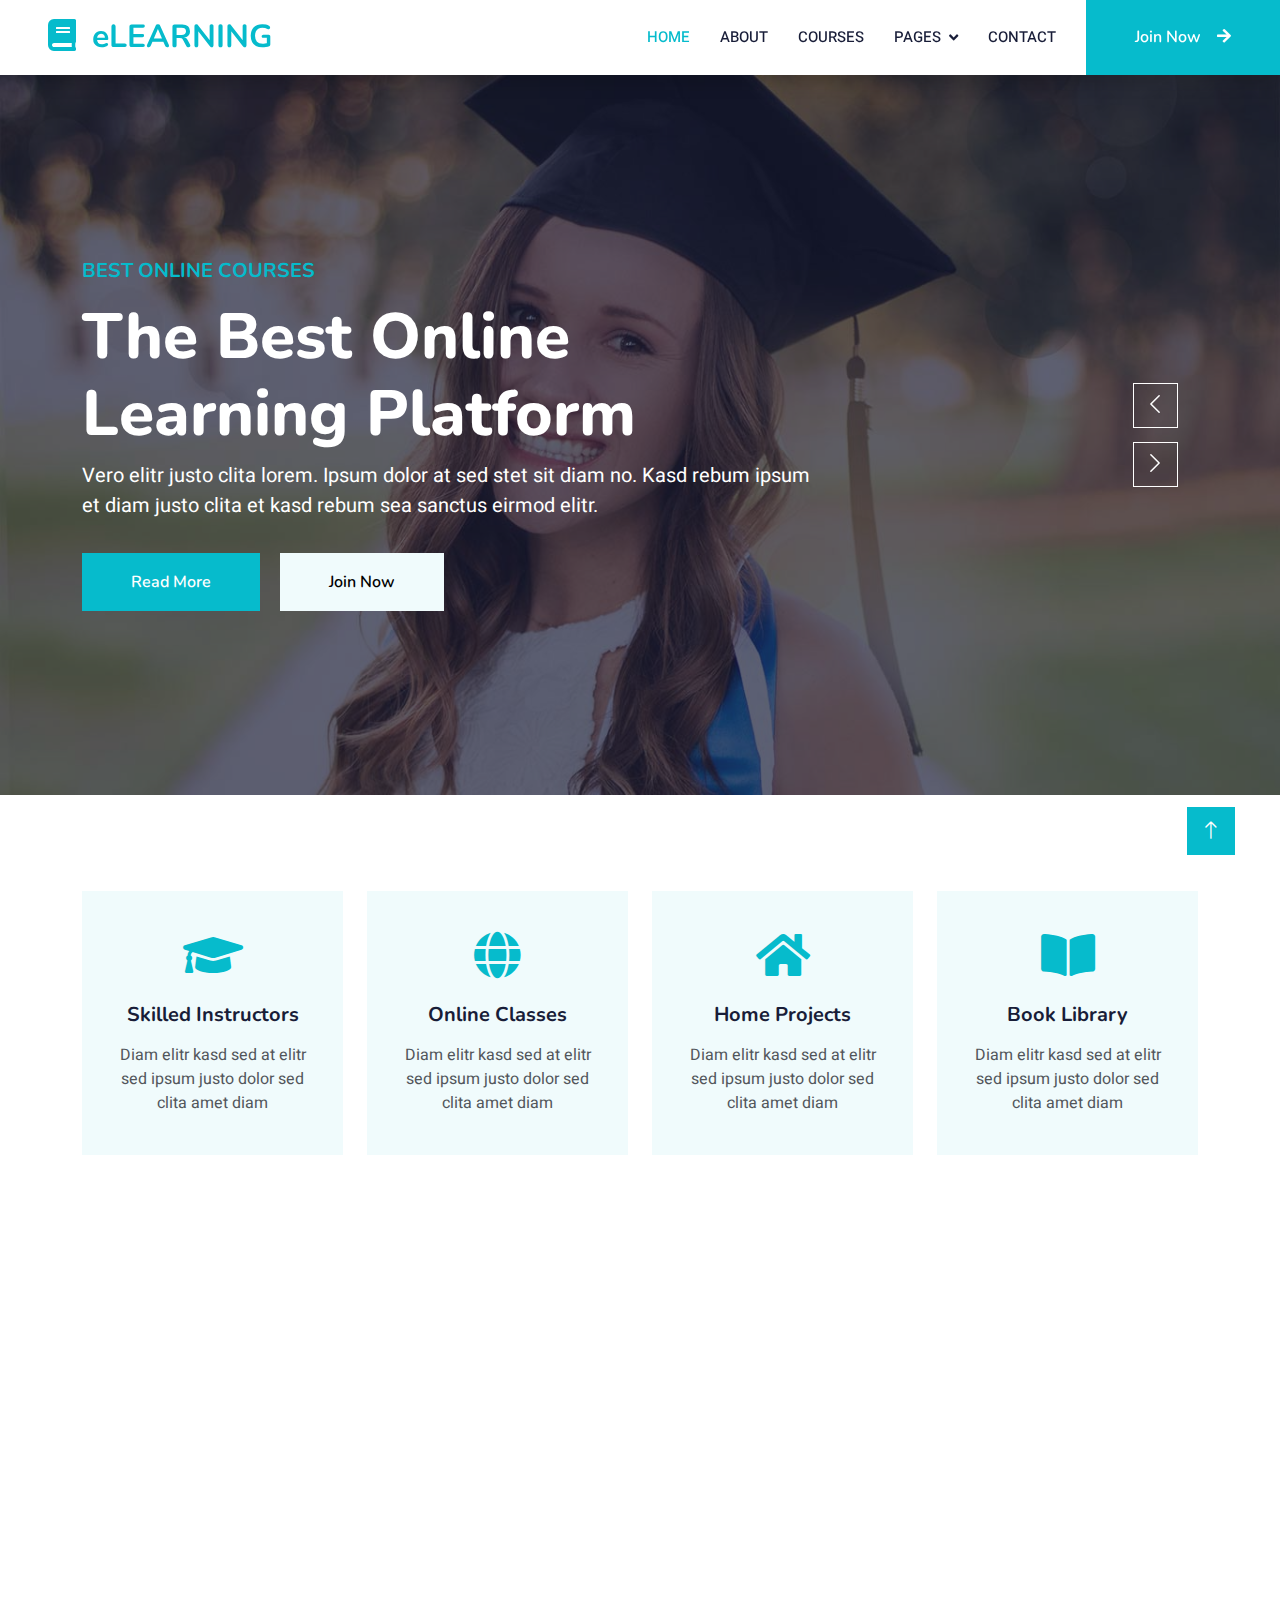
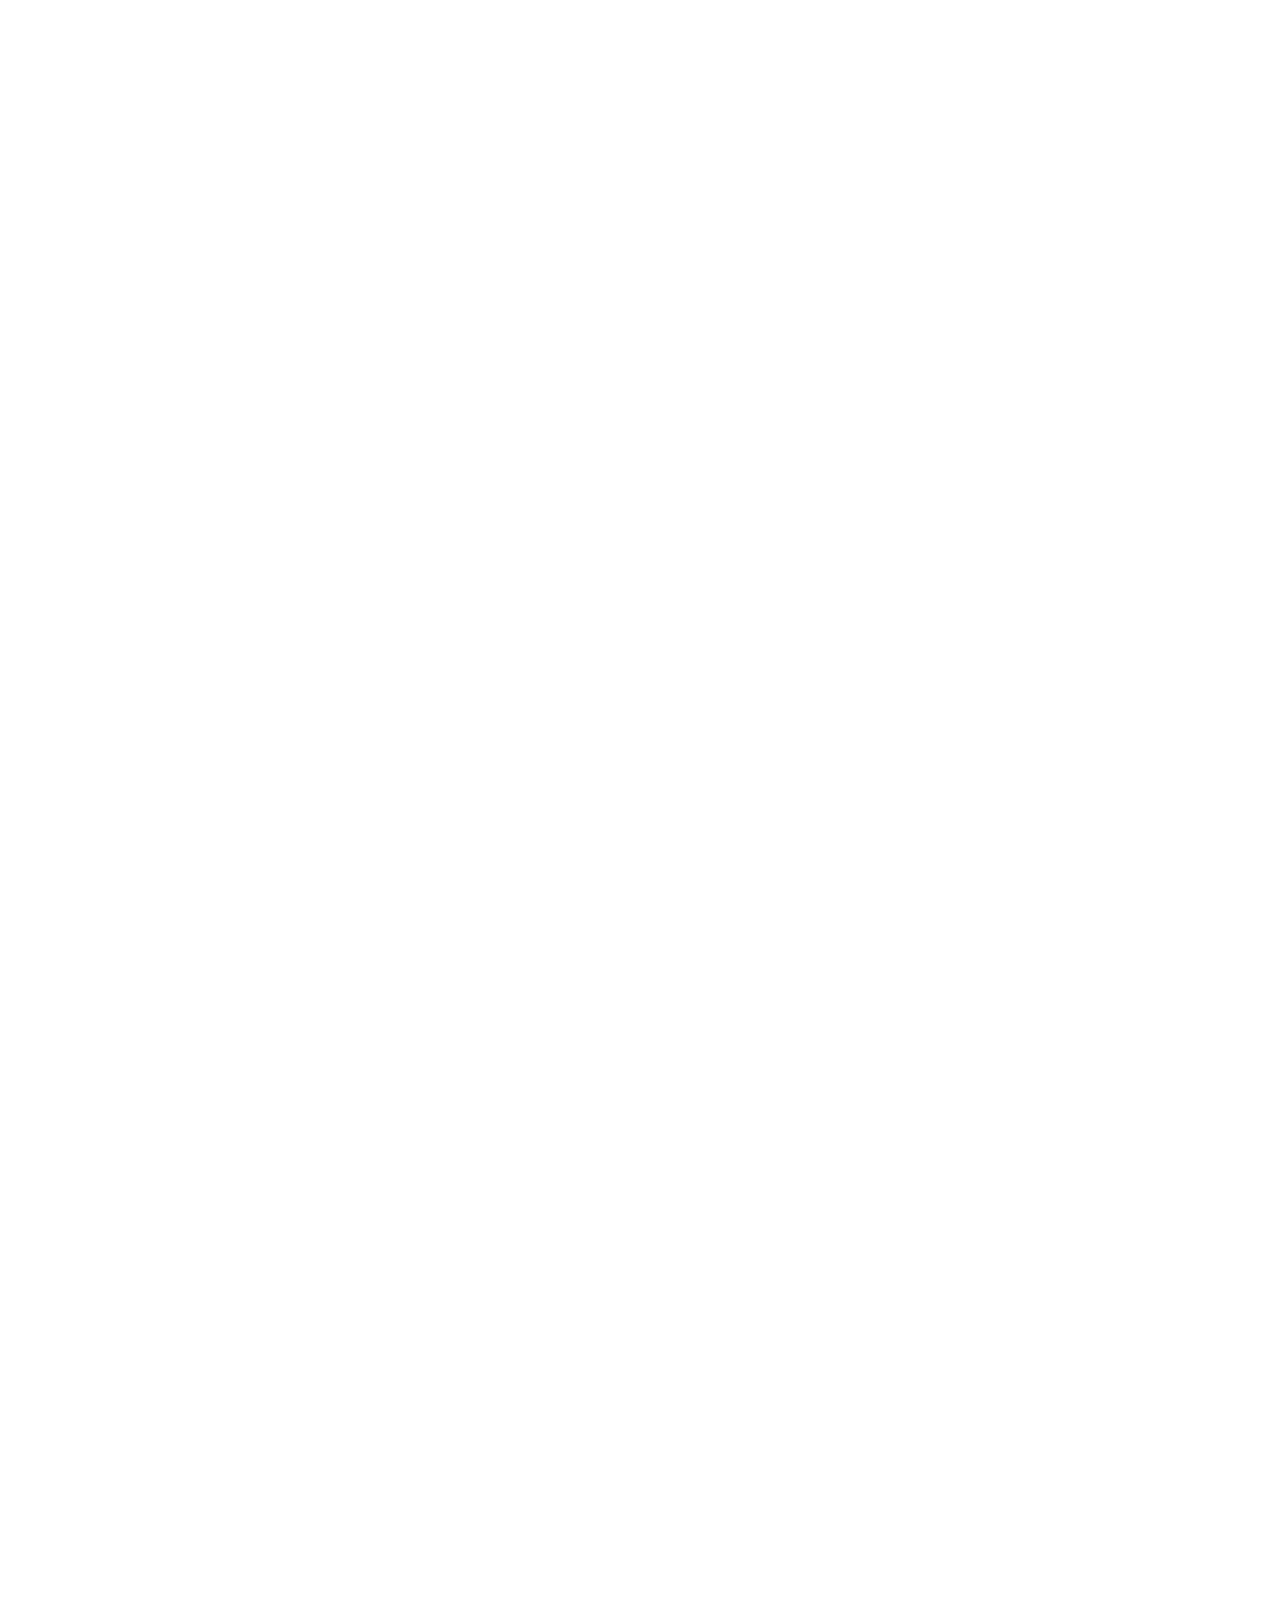
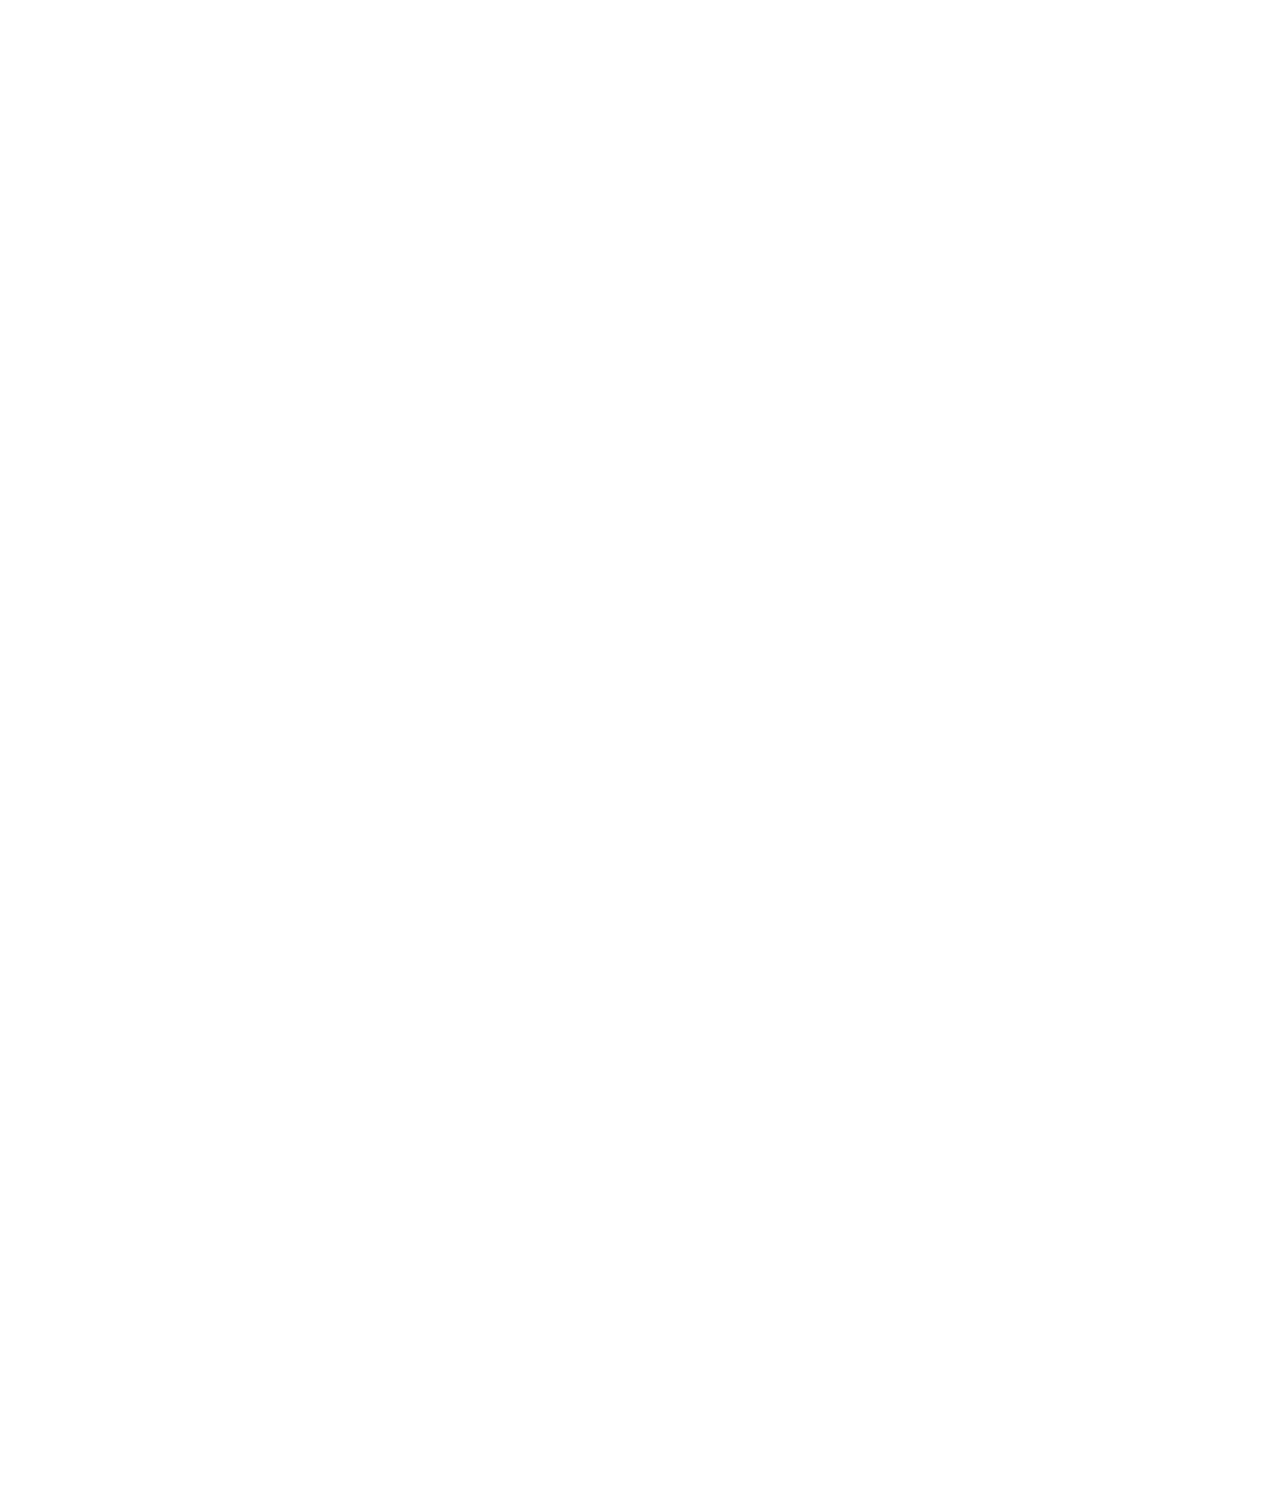
<file: website/e-learning/elearning-html-template/index.html>
<!DOCTYPE html>
<html lang="en">

<head>
    <meta charset="utf-8">
    <title>eLEARNING - eLearning HTML Template</title>
    <meta content="width=device-width, initial-scale=1.0" name="viewport">
    <meta content="" name="keywords">
    <meta content="" name="description">

    <!-- Favicon -->
    <link href="img/favicon.ico" rel="icon">

    <!-- Google Web Fonts -->
    <link rel="preconnect" href="https://fonts.googleapis.com">
    <link rel="preconnect" href="https://fonts.gstatic.com" crossorigin>
    <link href="https://fonts.googleapis.com/css2?family=Heebo:wght@400;500;600&family=Nunito:wght@600;700;800&display=swap" rel="stylesheet">

    <!-- Icon Font Stylesheet -->
    <link href="https://cdnjs.cloudflare.com/ajax/libs/font-awesome/5.10.0/css/all.min.css" rel="stylesheet">
    <link href="https://cdn.jsdelivr.net/npm/bootstrap-icons@1.4.1/font/bootstrap-icons.css" rel="stylesheet">

    <!-- Libraries Stylesheet -->
    <link href="lib/animate/animate.min.css" rel="stylesheet">
    <link href="lib/owlcarousel/assets/owl.carousel.min.css" rel="stylesheet">

    <!-- Customized Bootstrap Stylesheet -->
    <link href="css/bootstrap.min.css" rel="stylesheet">

    <!-- Template Stylesheet -->
    <link href="css/style.css" rel="stylesheet">
</head>

<body>
    <!-- Spinner Start -->
    <div id="spinner" class="show bg-white position-fixed translate-middle w-100 vh-100 top-50 start-50 d-flex align-items-center justify-content-center">
        <div class="spinner-border text-primary" style="width: 3rem; height: 3rem;" role="status">
            <span class="sr-only">Loading...</span>
        </div>
    </div>
    <!-- Spinner End -->


    <!-- Navbar Start -->
    <nav class="navbar navbar-expand-lg bg-white navbar-light shadow sticky-top p-0">
        <a href="index.html" class="navbar-brand d-flex align-items-center px-4 px-lg-5">
            <h2 class="m-0 text-primary"><i class="fa fa-book me-3"></i>eLEARNING</h2>
        </a>
        <button type="button" class="navbar-toggler me-4" data-bs-toggle="collapse" data-bs-target="#navbarCollapse">
            <span class="navbar-toggler-icon"></span>
        </button>
        <div class="collapse navbar-collapse" id="navbarCollapse">
            <div class="navbar-nav ms-auto p-4 p-lg-0">
                <a href="index.html" class="nav-item nav-link active">Home</a>
                <a href="about.html" class="nav-item nav-link">About</a>
                <a href="courses.html" class="nav-item nav-link">Courses</a>
                <div class="nav-item dropdown">
                    <a href="#" class="nav-link dropdown-toggle" data-bs-toggle="dropdown">Pages</a>
                    <div class="dropdown-menu fade-down m-0">
                        <a href="team.html" class="dropdown-item">Our Team</a>
                        <a href="testimonial.html" class="dropdown-item">Testimonial</a>
                        <a href="404.html" class="dropdown-item">404 Page</a>
                    </div>
                </div>
                <a href="contact.html" class="nav-item nav-link">Contact</a>
            </div>
            <a href="" class="btn btn-primary py-4 px-lg-5 d-none d-lg-block">Join Now<i class="fa fa-arrow-right ms-3"></i></a>
        </div>
    </nav>
    <!-- Navbar End -->


    <!-- Carousel Start -->
    <div class="container-fluid p-0 mb-5">
        <div class="owl-carousel header-carousel position-relative">
            <div class="owl-carousel-item position-relative">
                <img class="img-fluid" src="img/carousel-1.jpg" alt="">
                <div class="position-absolute top-0 start-0 w-100 h-100 d-flex align-items-center" style="background: rgba(24, 29, 56, .7);">
                    <div class="container">
                        <div class="row justify-content-start">
                            <div class="col-sm-10 col-lg-8">
                                <h5 class="text-primary text-uppercase mb-3 animated slideInDown">Best Online Courses</h5>
                                <h1 class="display-3 text-white animated slideInDown">The Best Online Learning Platform</h1>
                                <p class="fs-5 text-white mb-4 pb-2">Vero elitr justo clita lorem. Ipsum dolor at sed stet sit diam no. Kasd rebum ipsum et diam justo clita et kasd rebum sea sanctus eirmod elitr.</p>
                                <a href="" class="btn btn-primary py-md-3 px-md-5 me-3 animated slideInLeft">Read More</a>
                                <a href="" class="btn btn-light py-md-3 px-md-5 animated slideInRight">Join Now</a>
                            </div>
                        </div>
                    </div>
                </div>
            </div>
            <div class="owl-carousel-item position-relative">
                <img class="img-fluid" src="img/carousel-2.jpg" alt="">
                <div class="position-absolute top-0 start-0 w-100 h-100 d-flex align-items-center" style="background: rgba(24, 29, 56, .7);">
                    <div class="container">
                        <div class="row justify-content-start">
                            <div class="col-sm-10 col-lg-8">
                                <h5 class="text-primary text-uppercase mb-3 animated slideInDown">Best Online Courses</h5>
                                <h1 class="display-3 text-white animated slideInDown">Get Educated Online From Your Home</h1>
                                <p class="fs-5 text-white mb-4 pb-2">Vero elitr justo clita lorem. Ipsum dolor at sed stet sit diam no. Kasd rebum ipsum et diam justo clita et kasd rebum sea sanctus eirmod elitr.</p>
                                <a href="" class="btn btn-primary py-md-3 px-md-5 me-3 animated slideInLeft">Read More</a>
                                <a href="" class="btn btn-light py-md-3 px-md-5 animated slideInRight">Join Now</a>
                            </div>
                        </div>
                    </div>
                </div>
            </div>
        </div>
    </div>
    <!-- Carousel End -->


    <!-- Service Start -->
    <div class="container-xxl py-5">
        <div class="container">
            <div class="row g-4">
                <div class="col-lg-3 col-sm-6 wow fadeInUp" data-wow-delay="0.1s">
                    <div class="service-item text-center pt-3">
                        <div class="p-4">
                            <i class="fa fa-3x fa-graduation-cap text-primary mb-4"></i>
                            <h5 class="mb-3">Skilled Instructors</h5>
                            <p>Diam elitr kasd sed at elitr sed ipsum justo dolor sed clita amet diam</p>
                        </div>
                    </div>
                </div>
                <div class="col-lg-3 col-sm-6 wow fadeInUp" data-wow-delay="0.3s">
                    <div class="service-item text-center pt-3">
                        <div class="p-4">
                            <i class="fa fa-3x fa-globe text-primary mb-4"></i>
                            <h5 class="mb-3">Online Classes</h5>
                            <p>Diam elitr kasd sed at elitr sed ipsum justo dolor sed clita amet diam</p>
                        </div>
                    </div>
                </div>
                <div class="col-lg-3 col-sm-6 wow fadeInUp" data-wow-delay="0.5s">
                    <div class="service-item text-center pt-3">
                        <div class="p-4">
                            <i class="fa fa-3x fa-home text-primary mb-4"></i>
                            <h5 class="mb-3">Home Projects</h5>
                            <p>Diam elitr kasd sed at elitr sed ipsum justo dolor sed clita amet diam</p>
                        </div>
                    </div>
                </div>
                <div class="col-lg-3 col-sm-6 wow fadeInUp" data-wow-delay="0.7s">
                    <div class="service-item text-center pt-3">
                        <div class="p-4">
                            <i class="fa fa-3x fa-book-open text-primary mb-4"></i>
                            <h5 class="mb-3">Book Library</h5>
                            <p>Diam elitr kasd sed at elitr sed ipsum justo dolor sed clita amet diam</p>
                        </div>
                    </div>
                </div>
            </div>
        </div>
    </div>
    <!-- Service End -->


    <!-- About Start -->
    <div class="container-xxl py-5">
        <div class="container">
            <div class="row g-5">
                <div class="col-lg-6 wow fadeInUp" data-wow-delay="0.1s" style="min-height: 400px;">
                    <div class="position-relative h-100">
                        <img class="img-fluid position-absolute w-100 h-100" src="img/about.jpg" alt="" style="object-fit: cover;">
                    </div>
                </div>
                <div class="col-lg-6 wow fadeInUp" data-wow-delay="0.3s">
                    <h6 class="section-title bg-white text-start text-primary pe-3">About Us</h6>
                    <h1 class="mb-4">Welcome to eLEARNING</h1>
                    <p class="mb-4">Tempor erat elitr rebum at clita. Diam dolor diam ipsum sit. Aliqu diam amet diam et eos. Clita erat ipsum et lorem et sit.</p>
                    <p class="mb-4">Tempor erat elitr rebum at clita. Diam dolor diam ipsum sit. Aliqu diam amet diam et eos. Clita erat ipsum et lorem et sit, sed stet lorem sit clita duo justo magna dolore erat amet</p>
                    <div class="row gy-2 gx-4 mb-4">
                        <div class="col-sm-6">
                            <p class="mb-0"><i class="fa fa-arrow-right text-primary me-2"></i>Skilled Instructors</p>
                        </div>
                        <div class="col-sm-6">
                            <p class="mb-0"><i class="fa fa-arrow-right text-primary me-2"></i>Online Classes</p>
                        </div>
                        <div class="col-sm-6">
                            <p class="mb-0"><i class="fa fa-arrow-right text-primary me-2"></i>International Certificate</p>
                        </div>
                        <div class="col-sm-6">
                            <p class="mb-0"><i class="fa fa-arrow-right text-primary me-2"></i>Skilled Instructors</p>
                        </div>
                        <div class="col-sm-6">
                            <p class="mb-0"><i class="fa fa-arrow-right text-primary me-2"></i>Online Classes</p>
                        </div>
                        <div class="col-sm-6">
                            <p class="mb-0"><i class="fa fa-arrow-right text-primary me-2"></i>International Certificate</p>
                        </div>
                    </div>
                    <a class="btn btn-primary py-3 px-5 mt-2" href="">Read More</a>
                </div>
            </div>
        </div>
    </div>
    <!-- About End -->


    <!-- Categories Start -->
    <div class="container-xxl py-5 category">
        <div class="container">
            <div class="text-center wow fadeInUp" data-wow-delay="0.1s">
                <h6 class="section-title bg-white text-center text-primary px-3">Categories</h6>
                <h1 class="mb-5">Courses Categories</h1>
            </div>
            <div class="row g-3">
                <div class="col-lg-7 col-md-6">
                    <div class="row g-3">
                        <div class="col-lg-12 col-md-12 wow zoomIn" data-wow-delay="0.1s">
                            <a class="position-relative d-block overflow-hidden" href="">
                                <img class="img-fluid" src="img/cat-1.jpg" alt="">
                                <div class="bg-white text-center position-absolute bottom-0 end-0 py-2 px-3" style="margin: 1px;">
                                    <h5 class="m-0">Web Design</h5>
                                    <small class="text-primary">49 Courses</small>
                                </div>
                            </a>
                        </div>
                        <div class="col-lg-6 col-md-12 wow zoomIn" data-wow-delay="0.3s">
                            <a class="position-relative d-block overflow-hidden" href="">
                                <img class="img-fluid" src="img/cat-2.jpg" alt="">
                                <div class="bg-white text-center position-absolute bottom-0 end-0 py-2 px-3" style="margin: 1px;">
                                    <h5 class="m-0">Graphic Design</h5>
                                    <small class="text-primary">49 Courses</small>
                                </div>
                            </a>
                        </div>
                        <div class="col-lg-6 col-md-12 wow zoomIn" data-wow-delay="0.5s">
                            <a class="position-relative d-block overflow-hidden" href="">
                                <img class="img-fluid" src="img/cat-3.jpg" alt="">
                                <div class="bg-white text-center position-absolute bottom-0 end-0 py-2 px-3" style="margin: 1px;">
                                    <h5 class="m-0">Video Editing</h5>
                                    <small class="text-primary">49 Courses</small>
                                </div>
                            </a>
                        </div>
                    </div>
                </div>
                <div class="col-lg-5 col-md-6 wow zoomIn" data-wow-delay="0.7s" style="min-height: 350px;">
                    <a class="position-relative d-block h-100 overflow-hidden" href="">
                        <img class="img-fluid position-absolute w-100 h-100" src="img/cat-4.jpg" alt="" style="object-fit: cover;">
                        <div class="bg-white text-center position-absolute bottom-0 end-0 py-2 px-3" style="margin:  1px;">
                            <h5 class="m-0">Online Marketing</h5>
                            <small class="text-primary">49 Courses</small>
                        </div>
                    </a>
                </div>
            </div>
        </div>
    </div>
    <!-- Categories Start -->


    <!-- Courses Start -->
    <div class="container-xxl py-5">
        <div class="container">
            <div class="text-center wow fadeInUp" data-wow-delay="0.1s">
                <h6 class="section-title bg-white text-center text-primary px-3">Courses</h6>
                <h1 class="mb-5">Popular Courses</h1>
            </div>
            <div class="row g-4 justify-content-center">
                <div class="col-lg-4 col-md-6 wow fadeInUp" data-wow-delay="0.1s">
                    <div class="course-item bg-light">
                        <div class="position-relative overflow-hidden">
                            <img class="img-fluid" src="img/course-1.jpg" alt="">
                            <div class="w-100 d-flex justify-content-center position-absolute bottom-0 start-0 mb-4">
                                <a href="#" class="flex-shrink-0 btn btn-sm btn-primary px-3 border-end" style="border-radius: 30px 0 0 30px;">Read More</a>
                                <a href="#" class="flex-shrink-0 btn btn-sm btn-primary px-3" style="border-radius: 0 30px 30px 0;">Join Now</a>
                            </div>
                        </div>
                        <div class="text-center p-4 pb-0">
                            <h3 class="mb-0">$149.00</h3>
                            <div class="mb-3">
                                <small class="fa fa-star text-primary"></small>
                                <small class="fa fa-star text-primary"></small>
                                <small class="fa fa-star text-primary"></small>
                                <small class="fa fa-star text-primary"></small>
                                <small class="fa fa-star text-primary"></small>
                                <small>(123)</small>
                            </div>
                            <h5 class="mb-4">Web Design & Development Course for Beginners</h5>
                        </div>
                        <div class="d-flex border-top">
                            <small class="flex-fill text-center border-end py-2"><i class="fa fa-user-tie text-primary me-2"></i>John Doe</small>
                            <small class="flex-fill text-center border-end py-2"><i class="fa fa-clock text-primary me-2"></i>1.49 Hrs</small>
                            <small class="flex-fill text-center py-2"><i class="fa fa-user text-primary me-2"></i>30 Students</small>
                        </div>
                    </div>
                </div>
                <div class="col-lg-4 col-md-6 wow fadeInUp" data-wow-delay="0.3s">
                    <div class="course-item bg-light">
                        <div class="position-relative overflow-hidden">
                            <img class="img-fluid" src="img/course-2.jpg" alt="">
                            <div class="w-100 d-flex justify-content-center position-absolute bottom-0 start-0 mb-4">
                                <a href="#" class="flex-shrink-0 btn btn-sm btn-primary px-3 border-end" style="border-radius: 30px 0 0 30px;">Read More</a>
                                <a href="#" class="flex-shrink-0 btn btn-sm btn-primary px-3" style="border-radius: 0 30px 30px 0;">Join Now</a>
                            </div>
                        </div>
                        <div class="text-center p-4 pb-0">
                            <h3 class="mb-0">$149.00</h3>
                            <div class="mb-3">
                                <small class="fa fa-star text-primary"></small>
                                <small class="fa fa-star text-primary"></small>
                                <small class="fa fa-star text-primary"></small>
                                <small class="fa fa-star text-primary"></small>
                                <small class="fa fa-star text-primary"></small>
                                <small>(123)</small>
                            </div>
                            <h5 class="mb-4">Web Design & Development Course for Beginners</h5>
                        </div>
                        <div class="d-flex border-top">
                            <small class="flex-fill text-center border-end py-2"><i class="fa fa-user-tie text-primary me-2"></i>John Doe</small>
                            <small class="flex-fill text-center border-end py-2"><i class="fa fa-clock text-primary me-2"></i>1.49 Hrs</small>
                            <small class="flex-fill text-center py-2"><i class="fa fa-user text-primary me-2"></i>30 Students</small>
                        </div>
                    </div>
                </div>
                <div class="col-lg-4 col-md-6 wow fadeInUp" data-wow-delay="0.5s">
                    <div class="course-item bg-light">
                        <div class="position-relative overflow-hidden">
                            <img class="img-fluid" src="img/course-3.jpg" alt="">
                            <div class="w-100 d-flex justify-content-center position-absolute bottom-0 start-0 mb-4">
                                <a href="#" class="flex-shrink-0 btn btn-sm btn-primary px-3 border-end" style="border-radius: 30px 0 0 30px;">Read More</a>
                                <a href="#" class="flex-shrink-0 btn btn-sm btn-primary px-3" style="border-radius: 0 30px 30px 0;">Join Now</a>
                            </div>
                        </div>
                        <div class="text-center p-4 pb-0">
                            <h3 class="mb-0">$149.00</h3>
                            <div class="mb-3">
                                <small class="fa fa-star text-primary"></small>
                                <small class="fa fa-star text-primary"></small>
                                <small class="fa fa-star text-primary"></small>
                                <small class="fa fa-star text-primary"></small>
                                <small class="fa fa-star text-primary"></small>
                                <small>(123)</small>
                            </div>
                            <h5 class="mb-4">Web Design & Development Course for Beginners</h5>
                        </div>
                        <div class="d-flex border-top">
                            <small class="flex-fill text-center border-end py-2"><i class="fa fa-user-tie text-primary me-2"></i>John Doe</small>
                            <small class="flex-fill text-center border-end py-2"><i class="fa fa-clock text-primary me-2"></i>1.49 Hrs</small>
                            <small class="flex-fill text-center py-2"><i class="fa fa-user text-primary me-2"></i>30 Students</small>
                        </div>
                    </div>
                </div>
            </div>
        </div>
    </div>
    <!-- Courses End -->


    <!-- Team Start -->
    <div class="container-xxl py-5">
        <div class="container">
            <div class="text-center wow fadeInUp" data-wow-delay="0.1s">
                <h6 class="section-title bg-white text-center text-primary px-3">Instructors</h6>
                <h1 class="mb-5">Expert Instructors</h1>
            </div>
            <div class="row g-4">
                <div class="col-lg-3 col-md-6 wow fadeInUp" data-wow-delay="0.1s">
                    <div class="team-item bg-light">
                        <div class="overflow-hidden">
                            <img class="img-fluid" src="img/team-1.jpg" alt="">
                        </div>
                        <div class="position-relative d-flex justify-content-center" style="margin-top: -23px;">
                            <div class="bg-light d-flex justify-content-center pt-2 px-1">
                                <a class="btn btn-sm-square btn-primary mx-1" href=""><i class="fab fa-facebook-f"></i></a>
                                <a class="btn btn-sm-square btn-primary mx-1" href=""><i class="fab fa-twitter"></i></a>
                                <a class="btn btn-sm-square btn-primary mx-1" href=""><i class="fab fa-instagram"></i></a>
                            </div>
                        </div>
                        <div class="text-center p-4">
                            <h5 class="mb-0">Instructor Name</h5>
                            <small>Designation</small>
                        </div>
                    </div>
                </div>
                <div class="col-lg-3 col-md-6 wow fadeInUp" data-wow-delay="0.3s">
                    <div class="team-item bg-light">
                        <div class="overflow-hidden">
                            <img class="img-fluid" src="img/team-2.jpg" alt="">
                        </div>
                        <div class="position-relative d-flex justify-content-center" style="margin-top: -23px;">
                            <div class="bg-light d-flex justify-content-center pt-2 px-1">
                                <a class="btn btn-sm-square btn-primary mx-1" href=""><i class="fab fa-facebook-f"></i></a>
                                <a class="btn btn-sm-square btn-primary mx-1" href=""><i class="fab fa-twitter"></i></a>
                                <a class="btn btn-sm-square btn-primary mx-1" href=""><i class="fab fa-instagram"></i></a>
                            </div>
                        </div>
                        <div class="text-center p-4">
                            <h5 class="mb-0">Instructor Name</h5>
                            <small>Designation</small>
                        </div>
                    </div>
                </div>
                <div class="col-lg-3 col-md-6 wow fadeInUp" data-wow-delay="0.5s">
                    <div class="team-item bg-light">
                        <div class="overflow-hidden">
                            <img class="img-fluid" src="img/team-3.jpg" alt="">
                        </div>
                        <div class="position-relative d-flex justify-content-center" style="margin-top: -23px;">
                            <div class="bg-light d-flex justify-content-center pt-2 px-1">
                                <a class="btn btn-sm-square btn-primary mx-1" href=""><i class="fab fa-facebook-f"></i></a>
                                <a class="btn btn-sm-square btn-primary mx-1" href=""><i class="fab fa-twitter"></i></a>
                                <a class="btn btn-sm-square btn-primary mx-1" href=""><i class="fab fa-instagram"></i></a>
                            </div>
                        </div>
                        <div class="text-center p-4">
                            <h5 class="mb-0">Instructor Name</h5>
                            <small>Designation</small>
                        </div>
                    </div>
                </div>
                <div class="col-lg-3 col-md-6 wow fadeInUp" data-wow-delay="0.7s">
                    <div class="team-item bg-light">
                        <div class="overflow-hidden">
                            <img class="img-fluid" src="img/team-4.jpg" alt="">
                        </div>
                        <div class="position-relative d-flex justify-content-center" style="margin-top: -23px;">
                            <div class="bg-light d-flex justify-content-center pt-2 px-1">
                                <a class="btn btn-sm-square btn-primary mx-1" href=""><i class="fab fa-facebook-f"></i></a>
                                <a class="btn btn-sm-square btn-primary mx-1" href=""><i class="fab fa-twitter"></i></a>
                                <a class="btn btn-sm-square btn-primary mx-1" href=""><i class="fab fa-instagram"></i></a>
                            </div>
                        </div>
                        <div class="text-center p-4">
                            <h5 class="mb-0">Instructor Name</h5>
                            <small>Designation</small>
                        </div>
                    </div>
                </div>
            </div>
        </div>
    </div>
    <!-- Team End -->


    <!-- Testimonial Start -->
    <div class="container-xxl py-5 wow fadeInUp" data-wow-delay="0.1s">
        <div class="container">
            <div class="text-center">
                <h6 class="section-title bg-white text-center text-primary px-3">Testimonial</h6>
                <h1 class="mb-5">Our Students Say!</h1>
            </div>
            <div class="owl-carousel testimonial-carousel position-relative">
                <div class="testimonial-item text-center">
                    <img class="border rounded-circle p-2 mx-auto mb-3" src="img/testimonial-1.jpg" style="width: 80px; height: 80px;">
                    <h5 class="mb-0">Client Name</h5>
                    <p>Profession</p>
                    <div class="testimonial-text bg-light text-center p-4">
                    <p class="mb-0">Tempor erat elitr rebum at clita. Diam dolor diam ipsum sit diam amet diam et eos. Clita erat ipsum et lorem et sit.</p>
                    </div>
                </div>
                <div class="testimonial-item text-center">
                    <img class="border rounded-circle p-2 mx-auto mb-3" src="img/testimonial-2.jpg" style="width: 80px; height: 80px;">
                    <h5 class="mb-0">Client Name</h5>
                    <p>Profession</p>
                    <div class="testimonial-text bg-light text-center p-4">
                    <p class="mb-0">Tempor erat elitr rebum at clita. Diam dolor diam ipsum sit diam amet diam et eos. Clita erat ipsum et lorem et sit.</p>
                    </div>
                </div>
                <div class="testimonial-item text-center">
                    <img class="border rounded-circle p-2 mx-auto mb-3" src="img/testimonial-3.jpg" style="width: 80px; height: 80px;">
                    <h5 class="mb-0">Client Name</h5>
                    <p>Profession</p>
                    <div class="testimonial-text bg-light text-center p-4">
                    <p class="mb-0">Tempor erat elitr rebum at clita. Diam dolor diam ipsum sit diam amet diam et eos. Clita erat ipsum et lorem et sit.</p>
                    </div>
                </div>
                <div class="testimonial-item text-center">
                    <img class="border rounded-circle p-2 mx-auto mb-3" src="img/testimonial-4.jpg" style="width: 80px; height: 80px;">
                    <h5 class="mb-0">Client Name</h5>
                    <p>Profession</p>
                    <div class="testimonial-text bg-light text-center p-4">
                    <p class="mb-0">Tempor erat elitr rebum at clita. Diam dolor diam ipsum sit diam amet diam et eos. Clita erat ipsum et lorem et sit.</p>
                    </div>
                </div>
            </div>
        </div>
    </div>
    <!-- Testimonial End -->
        

    <!-- Footer Start -->
    <div class="container-fluid bg-dark text-light footer pt-5 mt-5 wow fadeIn" data-wow-delay="0.1s">
        <div class="container py-5">
            <div class="row g-5">
                <div class="col-lg-3 col-md-6">
                    <h4 class="text-white mb-3">Quick Link</h4>
                    <a class="btn btn-link" href="">About Us</a>
                    <a class="btn btn-link" href="">Contact Us</a>
                    <a class="btn btn-link" href="">Privacy Policy</a>
                    <a class="btn btn-link" href="">Terms & Condition</a>
                    <a class="btn btn-link" href="">FAQs & Help</a>
                </div>
                <div class="col-lg-3 col-md-6">
                    <h4 class="text-white mb-3">Contact</h4>
                    <p class="mb-2"><i class="fa fa-map-marker-alt me-3"></i>123 Street, New York, USA</p>
                    <p class="mb-2"><i class="fa fa-phone-alt me-3"></i>+012 345 67890</p>
                    <p class="mb-2"><i class="fa fa-envelope me-3"></i>info@example.com</p>
                    <div class="d-flex pt-2">
                        <a class="btn btn-outline-light btn-social" href=""><i class="fab fa-twitter"></i></a>
                        <a class="btn btn-outline-light btn-social" href=""><i class="fab fa-facebook-f"></i></a>
                        <a class="btn btn-outline-light btn-social" href=""><i class="fab fa-youtube"></i></a>
                        <a class="btn btn-outline-light btn-social" href=""><i class="fab fa-linkedin-in"></i></a>
                    </div>
                </div>
                <div class="col-lg-3 col-md-6">
                    <h4 class="text-white mb-3">Gallery</h4>
                    <div class="row g-2 pt-2">
                        <div class="col-4">
                            <img class="img-fluid bg-light p-1" src="img/course-1.jpg" alt="">
                        </div>
                        <div class="col-4">
                            <img class="img-fluid bg-light p-1" src="img/course-2.jpg" alt="">
                        </div>
                        <div class="col-4">
                            <img class="img-fluid bg-light p-1" src="img/course-3.jpg" alt="">
                        </div>
                        <div class="col-4">
                            <img class="img-fluid bg-light p-1" src="img/course-2.jpg" alt="">
                        </div>
                        <div class="col-4">
                            <img class="img-fluid bg-light p-1" src="img/course-3.jpg" alt="">
                        </div>
                        <div class="col-4">
                            <img class="img-fluid bg-light p-1" src="img/course-1.jpg" alt="">
                        </div>
                    </div>
                </div>
                <div class="col-lg-3 col-md-6">
                    <h4 class="text-white mb-3">Newsletter</h4>
                    <p>Dolor amet sit justo amet elitr clita ipsum elitr est.</p>
                    <div class="position-relative mx-auto" style="max-width: 400px;">
                        <input class="form-control border-0 w-100 py-3 ps-4 pe-5" type="text" placeholder="Your email">
                        <button type="button" class="btn btn-primary py-2 position-absolute top-0 end-0 mt-2 me-2">SignUp</button>
                    </div>
                </div>
            </div>
        </div>
        <div class="container">
            <div class="copyright">
                <div class="row">
                    <div class="col-md-6 text-center text-md-start mb-3 mb-md-0">
                        &copy; <a class="border-bottom" href="#">Your Site Name</a>, All Right Reserved.

                        <!--/*** This template is free as long as you keep the footer author’s credit link/attribution link/backlink. If you'd like to use the template without the footer author’s credit link/attribution link/backlink, you can purchase the Credit Removal License from "https://htmlcodex.com/credit-removal". Thank you for your support. ***/-->
                        Designed By <a class="border-bottom" href="https://htmlcodex.com">HTML Codex</a>
                    </div>
                    <div class="col-md-6 text-center text-md-end">
                        <div class="footer-menu">
                            <a href="">Home</a>
                            <a href="">Cookies</a>
                            <a href="">Help</a>
                            <a href="">FQAs</a>
                        </div>
                    </div>
                </div>
            </div>
        </div>
    </div>
    <!-- Footer End -->


    <!-- Back to Top -->
    <a href="#" class="btn btn-lg btn-primary btn-lg-square back-to-top"><i class="bi bi-arrow-up"></i></a>


    <!-- JavaScript Libraries -->
    <script src="https://code.jquery.com/jquery-3.4.1.min.js"></script>
    <script src="https://cdn.jsdelivr.net/npm/bootstrap@5.0.0/dist/js/bootstrap.bundle.min.js"></script>
    <script src="lib/wow/wow.min.js"></script>
    <script src="lib/easing/easing.min.js"></script>
    <script src="lib/waypoints/waypoints.min.js"></script>
    <script src="lib/owlcarousel/owl.carousel.min.js"></script>

    <!-- Template Javascript -->
    <script src="js/main.js"></script>
</body>

</html>
</file>
<file: website/real-estate/css/style.css>
/********** Template CSS **********/
:root {
    --primary: #00B98E;
    --secondary: #FF6922;
    --light: #EFFDF5;
    --dark: #0E2E50;
}

.back-to-top {
    position: fixed;
    display: none;
    right: 45px;
    bottom: 45px;
    z-index: 99;
}


/*** Spinner ***/
#spinner {
    opacity: 0;
    visibility: hidden;
    transition: opacity .5s ease-out, visibility 0s linear .5s;
    z-index: 99999;
}

#spinner.show {
    transition: opacity .5s ease-out, visibility 0s linear 0s;
    visibility: visible;
    opacity: 1;
}


/*** Button ***/
.btn {
    transition: .5s;
}

.btn.btn-primary,
.btn.btn-secondary {
    color: #FFFFFF;
}

.btn-square {
    width: 38px;
    height: 38px;
}

.btn-sm-square {
    width: 32px;
    height: 32px;
}

.btn-lg-square {
    width: 48px;
    height: 48px;
}

.btn-square,
.btn-sm-square,
.btn-lg-square {
    padding: 0;
    display: flex;
    align-items: center;
    justify-content: center;
    font-weight: normal;
    border-radius: 50px;
}


/*** Navbar ***/
.nav-bar {
    position: relative;
    margin-top: 45px;
    padding: 0 3rem;
    transition: .5s;
    z-index: 9999;
}

.nav-bar.sticky-top {
    position: sticky;
    padding: 0;
    z-index: 9999;
}

.navbar {
    box-shadow: 0 0 30px rgba(0, 0, 0, .08);
}

.navbar .dropdown-toggle::after {
    border: none;
    content: "\f107";
    font-family: "Font Awesome 5 Free";
    font-weight: 900;
    vertical-align: middle;
    margin-left: 5px;
    transition: .5s;
}

.navbar .dropdown-toggle[aria-expanded=true]::after {
    transform: rotate(-180deg);
}

.navbar-light .navbar-nav .nav-link {
    margin-right: 30px;
    padding: 25px 0;
    color: #FFFFFF;
    font-size: 15px;
    text-transform: uppercase;
    outline: none;
}

.navbar-light .navbar-nav .nav-link:hover,
.navbar-light .navbar-nav .nav-link.active {
    color: var(--primary);
}

@media (max-width: 991.98px) {
    .nav-bar {
        margin: 0;
        padding: 0;
    }

    .navbar-light .navbar-nav .nav-link  {
        margin-right: 0;
        padding: 10px 0;
    }

    .navbar-light .navbar-nav {
        border-top: 1px solid #EEEEEE;
    }
}

.navbar-light .navbar-brand {
    height: 75px;
}

.navbar-light .navbar-nav .nav-link {
    color: var(--dark);
    font-weight: 500;
}

@media (min-width: 992px) {
    .navbar .nav-item .dropdown-menu {
        display: block;
        top: 100%;
        margin-top: 0;
        transform: rotateX(-75deg);
        transform-origin: 0% 0%;
        opacity: 0;
        visibility: hidden;
        transition: .5s;
        
    }

    .navbar .nav-item:hover .dropdown-menu {
        transform: rotateX(0deg);
        visibility: visible;
        transition: .5s;
        opacity: 1;
    }
}


/*** Header ***/
@media (min-width: 992px) {
    .header {
        margin-top: -120px;
    }
}

.header-carousel .owl-nav {
    position: absolute;
    top: 50%;
    left: -25px;
    transform: translateY(-50%);
    display: flex;
    flex-direction: column;
}

.header-carousel .owl-nav .owl-prev,
.header-carousel .owl-nav .owl-next {
    margin: 7px 0;
    width: 50px;
    height: 50px;
    display: flex;
    align-items: center;
    justify-content: center;
    color: #FFFFFF;
    background: var(--primary);
    border-radius: 40px;
    font-size: 20px;
    transition: .5s;
}

.header-carousel .owl-nav .owl-prev:hover,
.header-carousel .owl-nav .owl-next:hover {
    background: var(--dark);
}

@media (max-width: 768px) {
    .header-carousel .owl-nav {
        left: 25px;
    }
}

.breadcrumb-item + .breadcrumb-item::before {
    color: #DDDDDD;
}


/*** Icon ***/
.icon {
    padding: 15px;
    display: inline-flex;
    align-items: center;
    justify-content: center;
    background: #FFFFFF !important;
    border-radius: 50px;
    border: 1px dashed var(--primary) !important;
}


/*** About ***/
.about-img img {
    position: relative;
    z-index: 2;
}

.about-img::before {
    position: absolute;
    content: "";
    top: 0;
    left: -50%;
    width: 100%;
    height: 100%;
    background: var(--primary);
    transform: skew(20deg);
    z-index: 1;
}


/*** Category ***/
.cat-item div {
    background: #FFFFFF;
    border: 1px dashed rgba(0, 185, 142, .3);
    transition: .5s;
}

.cat-item:hover div {
    background: var(--primary);
    border-color: transparent;
}

.cat-item div * {
    transition: .5s;
}

.cat-item:hover div * {
    color: #FFFFFF !important;
}


/*** Property List ***/
.nav-pills .nav-item .btn {
    color: var(--dark);
}

.nav-pills .nav-item .btn:hover,
.nav-pills .nav-item .btn.active {
    color: #FFFFFF;
}

.property-item {
    box-shadow: 0 0 30px rgba(0, 0, 0, .08);
}

.property-item img {
    transition: .5s;
}

.property-item:hover img {
    transform: scale(1.1);
}

.property-item .border-top {
    border-top: 1px dashed rgba(0, 185, 142, .3) !important;
}

.property-item .border-end {
    border-right: 1px dashed rgba(0, 185, 142, .3) !important;
}


/*** Team ***/
.team-item {
    box-shadow: 0 0 30px rgba(0, 0, 0, .08);
    transition: .5s;
}

.team-item .btn {
    color: var(--primary);
    background: #FFFFFF;
    box-shadow: 0 0 30px rgba(0, 0, 0, .15);
}

.team-item .btn:hover {
    color: #FFFFFF;
    background: var(--primary);
}

.team-item:hover {
    border-color: var(--secondary) !important;
}

.team-item:hover .bg-primary {
    background: var(--secondary) !important;
}

.team-item:hover .bg-primary i {
    color: var(--secondary) !important;
}


/*** Testimonial ***/
.testimonial-carousel {
    padding-left: 1.5rem;
    padding-right: 1.5rem;
}

@media (min-width: 576px) {
    .testimonial-carousel {
        padding-left: 4rem;
        padding-right: 4rem;
    }
}

.testimonial-carousel .testimonial-item .border {
    border: 1px dashed rgba(0, 185, 142, .3) !important;
}

.testimonial-carousel .owl-nav {
    position: absolute;
    width: 100%;
    height: 40px;
    top: calc(50% - 20px);
    left: 0;
    display: flex;
    justify-content: space-between;
    z-index: 1;
}

.testimonial-carousel .owl-nav .owl-prev,
.testimonial-carousel .owl-nav .owl-next {
    position: relative;
    width: 40px;
    height: 40px;
    display: flex;
    align-items: center;
    justify-content: center;
    color: #FFFFFF;
    background: var(--primary);
    border-radius: 40px;
    font-size: 20px;
    transition: .5s;
}

.testimonial-carousel .owl-nav .owl-prev:hover,
.testimonial-carousel .owl-nav .owl-next:hover {
    background: var(--dark);
}


/*** Footer ***/
.footer .btn.btn-social {
    margin-right: 5px;
    width: 35px;
    height: 35px;
    display: flex;
    align-items: center;
    justify-content: center;
    color: var(--light);
    border: 1px solid rgba(255,255,255,0.5);
    border-radius: 35px;
    transition: .3s;
}

.footer .btn.btn-social:hover {
    color: var(--primary);
    border-color: var(--light);
}

.footer .btn.btn-link {
    display: block;
    margin-bottom: 5px;
    padding: 0;
    text-align: left;
    font-size: 15px;
    font-weight: normal;
    text-transform: capitalize;
    transition: .3s;
}

.footer .btn.btn-link::before {
    position: relative;
    content: "\f105";
    font-family: "Font Awesome 5 Free";
    font-weight: 900;
    margin-right: 10px;
}

.footer .btn.btn-link:hover {
    letter-spacing: 1px;
    box-shadow: none;
}

.footer .form-control {
    border-color: rgba(255,255,255,0.5);
}

.footer .copyright {
    padding: 25px 0;
    font-size: 15px;
    border-top: 1px solid rgba(256, 256, 256, .1);
}

.footer .copyright a {
    color: var(--light);
}

.footer .footer-menu a {
    margin-right: 15px;
    padding-right: 15px;
    border-right: 1px solid rgba(255, 255, 255, .1);
}

.footer .footer-menu a:last-child {
    margin-right: 0;
    padding-right: 0;
    border-right: none;
}
</file>
<file: website/watch/assets/css/styles.css>
/*=============== GOOGLE FONTS ===============*/
@import url("https://fonts.googleapis.com/css2?family=Roboto:wght@400;500;700&display=swap");

/*=============== VARIABLES CSS ===============*/
:root {
  --header-height: 3.5rem;

  /*========== Colors ==========*/
  --first-color: hsl(31, 100%, 70%);
  --button-color: hsl(0, 0%, 17%);
  --button-color-alt: hsl(0, 0%, 21%);
  --title-color: hsl(0, 0%, 15%);
  --text-color: hsl(0, 0%, 35%);
  --text-color-light: hsl(0, 0%, 55%);
  --body-color: hsl(0, 0%, 99%);
  --container-color: #fff;
  --border-color: hsl(0, 0%, 94%);

  /*========== Font and typography ==========*/
  --body-font: 'Roboto', sans-serif;
  --biggest-font-size: 2rem;
  --h1-font-size: 1.5rem;
  --h2-font-size: 1.25rem;
  --h3-font-size: 1rem;
  --normal-font-size: .938rem;
  --small-font-size: .813rem;
  --smaller-font-size: .75rem;

  /*========== Font weight ==========*/
  --font-medium: 500;
  --font-bold: 700;

  /*========== Margenes Bottom ==========*/
  --mb-0-5: .5rem;
  --mb-0-75: .75rem;
  --mb-1: 1rem;
  --mb-1-5: 1.5rem;
  --mb-2: 2rem;
  --mb-2-5: 2.5rem;
  --mb-3: 3rem;

  /*========== z index ==========*/
  --z-tooltip: 10;
  --z-fixed: 100;
}

@media screen and (min-width: 968px) {
  :root {
    --biggest-font-size: 2.5rem;
    --h1-font-size: 2.25rem;
    --h2-font-size: 1.5rem;
    --h3-font-size: 1.25rem;
    --normal-font-size: 1rem;
    --small-font-size: .875rem;
    --smaller-font-size: .813rem;
  }
}

/*=============== BASE ===============*/
* {
  box-sizing: border-box;
  padding: 0;
  margin: 0;
}

html {
  scroll-behavior: smooth;
}

body,
button,
input {
  font-family: var(--body-font);
  font-size: var(--normal-font-size);
}

body {
  margin: 0;
  background-color: var(--body-color);
  color: var(--text-color);
  /*For animation dark mode*/
  transition: .4s;
}

h1, h2, h3, h4 {
  color: var(--title-color);
  font-weight: var(--font-medium);
}

ul {
  list-style: none;
}

a {
  text-decoration: none;
}

img {
  max-width: 100%;
  height: auto;
}

button {
  cursor: pointer;
  border: none;
  outline: none;
}

/*=============== THEME ===============*/
/*========== Variables Dark theme ==========*/
body.dark-theme {
  --first-color: hsl(31, 76%, 74%);
  --button-color: hsl(0, 0%, 24%);
  --button-color-alt: hsl(0, 0%, 28%);
  --title-color: hsl(0, 0%, 95%);
  --text-color: hsl(0, 0%, 75%);
  --body-color: hsl(0, 0%, 12%);
  --container-color: hsl(0, 0%, 16%);
  --border-color: hsl(0, 0%, 20%);
}

/*========== Button Dark/Light ==========*/
.change-theme {
  color: var(--title-color);
  font-size: 1.25rem;
  cursor: pointer;
}

/*========== 
    Color changes in some parts of 
    the website, in dark theme 
==========*/
.dark-theme .change-theme,
.dark-theme .nav__toggle,
.dark-theme .nav__shop,
.dark-theme .button--gray {
  color: hsl(0, 0%, 15%);
}

.dark-theme .scroll-header {
  box-shadow: 0 1px 4px hsla(0, 0%, 4%, .3);
}

.scroll-header .change-theme,
.scroll-header .nav__toggle,
.scroll-header .nav__shop {
  color: var(--title-color);
}

.dark-theme::-webkit-scrollbar {
  background: hsl(0, 0%, 30%);
}

/*=============== REUSABLE CSS CLASSES ===============*/
.container {
  max-width: 1024px;
  margin-left: var(--mb-1-5);
  margin-right: var(--mb-1-5);
}

.grid {
  display: grid;
}

.main {
  overflow: hidden;
}

.section {
  padding: 6.5rem 0 1rem;
}

.section__title {
  position: relative;
  font-size: var(--h3-font-size);
  margin-bottom: var(--mb-3);
  text-transform: uppercase;
  letter-spacing: 2px;
  text-align: center;
}

.section__title::before {
  content: '';
  position: absolute;
  top: -1rem;
  left: 0;
  right: 0;
  margin: 0 auto;
  width: 67px;
  height: 1px;
  background-color: var(--first-color);
}

/*=============== HEADER & NAV ===============*/
.header {
  width: 100%;
  background: transparent;
  position: fixed;
  top: 0;
  left: 0;
  z-index: var(--z-fixed);
  /*For animation dark mode*/
  transition: .4s;
}

.nav {
  height: var(--header-height);
  display: flex;
  justify-content: space-between;
  align-items: center;
}

.nav__logo, 
.nav__toggle, 
.nav__shop, 
.nav__close {
  color: var(--title-color);
}

.nav__logo {
  text-transform: uppercase;
  font-weight: var(--font-bold);
  letter-spacing: 1px;
  display: inline-flex;
  align-items: center;
  column-gap: .25rem;
}

.nav__logo-icon {
  font-size: 1.25rem;
}

.nav__btns {
  display: flex;
  align-items: center;
  column-gap: 1rem;
}

.nav__toggle, 
.nav__shop {
  font-size: 1.25rem;
  cursor: pointer;
}

@media screen and (max-width: 767px) {
  .nav__menu {
    position: fixed;
    background-color: var(--body-color);
    top: 0;
    right: -100%;
    width: 100%;
    height: 100%;
    padding: 6rem 2rem 3.5rem;
    transition: .3s;
  }
}

.nav__list {
  display: flex;
  flex-direction: column;
  align-items: center;
  row-gap: 2rem;
}

.nav__link {
  color: var(--title-color);
  font-weight: var(--font-medium);
  text-transform: uppercase;
  font-size: var(--h2-font-size);
  transition: .3s;
}

.nav__link:hover {
  color: var(--first-color);
}

.nav__close {
  font-size: 2rem;
  position: absolute;
  top: .9rem;
  right: 1.25rem;
  cursor: pointer;
}

/* Show menu */
.show-menu {
  right: 0;
}

/* Change background header */
.scroll-header {
  background-color: var(--body-color);
  box-shadow: 0 1px 4px hsla(0, 4%, 15%, .10);
}

/* Active link */
.active-link {
  color: var(--first-color);
}

/*=============== HOME ===============*/
.home__container {
  position: relative;
  row-gap: 2.5rem;
}

.home__img {
  width: 240px;
}

.home__img-bg {
  background-color: var(--first-color);
  width: 258px;
  height: 430px;
  padding-bottom: 2rem;
  display: flex;
  justify-content: center;
  align-items: flex-end;
  justify-self: flex-end;
  transform: translateX(1.5rem);
}

.home__social {
  position: absolute;
  top: 35%;
  left: -5rem;
  transform: rotate(-90deg);
  display: flex;
  column-gap: 1rem;
}

.home__social-link {
  font-size: var(--smaller-font-size);
  color: var(--text-color-light);
  transition: .3s;
}

.home__social-link:hover {
  color: var(--title-color);
}

.home__title {
  font-size: var(--biggest-font-size);
  font-weight: var(--font-bold);
  margin-bottom: var(--mb-1);
}

.home__description {
  margin-bottom: var(--mb-1-5);
}

.home__price {
  display: inline-block;
  font-size: var(--h2-font-size);
  font-weight: var(--font-medium);
  color: var(--first-color);
  margin-bottom: var(--mb-3);
}

.home__btns {
  display: flex;
  align-items: center;
}

.home__button {
  box-shadow: 0 12px 24px hsla(0, 0%, 10%, .2);
}

/*=============== BUTTONS ===============*/
.button {
  display: inline-block;
  background-color: var(--button-color);
  color: #FFF;
  padding: 1.25rem 2rem;
  font-weight: var(--font-medium);
  transition: .3s;
}

.button:hover {
  background-color: var(--button-color-alt);
}

.button--gray {
  background-color: hsl(0, 0%, 75%);
  color: var(--title-color);
}

.button--gray:hover {
  background-color: hsl(0, 0%, 63%);
}

.button--small {
  padding: 1rem 1.5rem;
}

/*=============== FEATURED ===============*/
.featured__container {
  row-gap: 2.5rem;
}

.featured__card {
  position: relative;
  text-align: center;
  background-color: var(--container-color);
  padding-top: 2rem;
  border: 1px solid var(--border-color);
  overflow-y: hidden;
  transition: .3s;
}

.featured__tag {
  background-color: var(--first-color);
  padding: .5rem 1rem;
  color: #fff;
  text-transform: uppercase;
  font-size: var(--small-font-size);
  font-weight: var(--font-medium);
  position: absolute;
  transform: rotate(-90deg);
  left: -1rem;
  top: 3rem;
}

.featured__img {
  height: 214px;
  margin-bottom: var(--mb-1);
}

.featured__title, 
.featured__price {
  font-size: var(--h3-font-size);
  font-weight: var(--font-bold);
}

.featured__title {
  text-transform: uppercase;
  margin-bottom: var(--mb-0-75);
}

.featured__price {
  display: block;
  color: var(--first-color);
  transition: .3s;
}

.featured__button {
  font-size: var(--small-font-size);
  transform: translateY(1rem);
  opacity: 0;
}

.featured__card:hover {
  box-shadow: 0 12px 32px hsla(0, 0%, 20%, .1);
  padding: 2rem 0 3rem 0;
}

.featured__card:hover .featured__button {
  transform: translateY(0);
  opacity: 1;
}

.featured__card:hover .featured__price {
  margin-bottom: var(--mb-1-5);
}

/*=============== STORY ===============*/
.story__container {
  row-gap: 7.5rem;
}

.story__title {
  font-size: var(--h1-font-size);
  margin-bottom: var(--mb-1);
}

.story__description {
  margin-bottom: var(--mb-2-5);
}

.story__images {
  position: relative;
}

.story__img, 
.story__square {
  width: 250px;
}

.story__square {
  height: 250px;
  background-color: var(--first-color);
}

.story__img {
  position: absolute;
  left: 3rem;
  top: -3rem;
}

/*=============== PRODUCTS ===============*/
.products__container {
  grid-template-columns: repeat(2, 1fr);
  gap: 2rem;
}

.products__card {
  position: relative;
  background-color: var(--container-color);
  padding: 1.25rem 0;
  border: 1px solid var(--border-color);
  text-align: center;
  transition: .3s;
}

.products__img {
  height: 125px;
  margin-bottom: var(--mb-1);
}

.products__title, 
.products__price {
  font-size: var(--small-font-size);
  font-weight: var(--font-medium);
}

.products__title {
  text-transform: uppercase;
  margin-bottom: var(--mb-0-5);
}

.products__price {
  color: var(--first-color);
}

.products__button {
  background-color: var(--button-color);
  padding: .4rem;
  color: #fff;
  font-size: 1rem;
  position: absolute;
  right: 0;
  bottom: 0;
  transition: .3s;
}

.products__button:hover {
  background-color: var(--button-color-alt);
}

.products__card:hover {
  box-shadow: 0 8px 32px hsla(0, 0%, 10%, .1);
}

/*=============== TESTIMONIAL ===============*/
.testimonial__container {
  row-gap: 4rem;
}

.testimonial__quote {
  display: inline-flex;
  background-color: var(--container-color);
  padding: .5rem .75rem;
  font-size: 1.5rem;
  color: var(--first-color);
  box-shadow: 0 4px 12px hsla(0, 0%, 20%, .1);
  margin-bottom: var(--mb-2);
}

.testimonial__description {
  margin-bottom: var(--mb-1);
}

.testimonial__date {
  font-size: var(--normal-font-size);
  margin-bottom: var(--mb-2);
}

.testimonial__perfil {
  display: flex;
  align-items: center;
  column-gap: 1rem;
  margin-bottom: 7rem;
}

.testimonial__perfil-img {
  width: 60px;
  height: 60px;
  border-radius: 3rem;
}

.testimonial__perfil-data {
  display: flex;
  flex-direction: column;
  row-gap: .5rem;
}

.testimonial__perfil-name {
  font-size: var(--h3-font-size);
  font-weight: var(--font-medium);
  color: var(--title-color);
}

.testimonial__perfil-detail {
  font-size: var(--small-font-size);
}

.testimonial__images {
  position: relative;
}

.testimonial__img, 
.testimonial__square {
  width: 250px;
}

.testimonial__square {
  height: 250px;
  background-color: var(--first-color);
  margin-left: auto;
}

.testimonial__img {
  position: absolute;
  right: 2rem;
  top: 3rem;
}

.testimonial-swiper {
  margin-left: initial;
  margin-right: initial;
}

.swiper-button-prev:after,
.swiper-button-next:after {
  content: '';
}

/* Swiper class */
.swiper-button-next,
.swiper-button-prev {
  top: initial;
  bottom: 5%;
  width: initial;
  height: initial;
  background-color: var(--container-color);
  box-shadow: 0 4px 12px hsla(0, 0%, 20%, .1);
  padding: .25rem;
  font-size: 1.5rem;
  color: var(--first-color);
}

.swiper-button-next {
  right: initial;
  left: 4rem;
}

/*=============== NEW ===============*/
.new__card {
  position: relative;
  text-align: center;
  background-color: var(--container-color);
  padding-top: 2rem;
  border: 1px solid var(--border-color);
  overflow-y: hidden;
  transition: .3s;
}

.new__tag {
  background-color: var(--first-color);
  padding: .5rem 1rem;
  color: #fff;
  text-transform: uppercase;
  font-size: var(--small-font-size);
  font-weight: var(--font-medium);
  position: absolute;
  top: 1rem;
  right: 1rem;
  transition: .3s;
}

.new__img {
  height: 215px;
  margin-bottom: var(--mb-1);
}

.new__title, 
.new__price {
  font-size: var(--h3-font-size);
  font-weight: var(--font-bold);
}

.new__title {
  text-transform: uppercase;
  margin-bottom: var(--mb-0-75);
}

.new__price {
  display: block;
  color: var(--first-color);
  transition: .3s;
}

.new__button {
  font-size: var(--small-font-size);
  transform: translateY(1rem);
  opacity: 0;
}

.new__card:hover {
  background-color: var(--first-color);
  box-shadow: 0 12px 32px hsla(0, 0%, 20%, .1);
  padding: 2rem 0 3rem 0;
}

.new__card:hover .new__tag {
  background-color: var(--button-color);
}

.new__card:hover .new__button {
  transform: translateY(0);
  opacity: 1;
}

.new__card:hover .new__title {
  color: hsl(0, 0%, 15%);
}

.new__card:hover .new__price {
  color: hsl(0, 0%, 15%);
  margin-bottom: var(--mb-1-5);
}

/*=============== NEWSLETTER ===============*/
.newsletter__bg {
  background-color: var(--first-color);
  padding: 3rem 1.5rem;
  text-align: center;
  row-gap: 2.5rem;
}

.newsletter__title {
  font-size: var(--h1-font-size);
  color: hsl(0, 0%, 15%);
  margin-bottom: var(--mb-1-5);
}

.newsletter__description {
  color: hsl(0, 0%, 35%);
}

.newsletter__subscribe {
  display: flex;
  flex-direction: column;
  row-gap: .75rem;
}

.newsletter__input {
  border: none;
  outline: none;
  background-color: hsl(0, 0%, 94%);
  padding: 1.25rem 1rem;
  color: hsl(0, 0%, 15%);
}

/*=============== FOOTER ===============*/
.footer__container {
  row-gap: 2rem;
  border-bottom: 1px solid var(--border-color);
  padding-bottom: 3rem;
}

.footer__title {
  font-size: var(--h2-font-size);
  margin-bottom: var(--mb-1-5);
}

.footer__list, 
.footer__links {
  display: flex;
  flex-direction: column;
  row-gap: .75rem;
}

.footer__link {
  color: var(--text-color);
}

.footer__link:hover {
  color: var(--title-color);
}

.footer__social {
  display: flex;
  column-gap: 1rem;
}

.footer__social-link {
  font-size: 1.25rem;
  color: var(--text-color);
}

.footer__social-link:hover {
  color: var(--title-color);
}

.footer__copy {
  display: block;
  margin: 3.5rem 0 1rem 0;
  text-align: center;
  font-size: var(--smaller-font-size);
  color: var(--text-color-light);
}

/*=============== SCROLL UP ===============*/
.scrollup {
  position: fixed;
  right: 1rem;
  bottom: -30%;
  background-color: var(--container-color);
  box-shadow: 0 4px 12px hsla(0, 0%, 20%, .1);
  display: inline-flex;
  padding: .25rem;
  z-index: var(--z-tooltip);
  opacity: .8;
  transition: .4s;
}

.scrollup:hover {
  opacity: 1;
}

.scrollup__icon {
  font-size: 1.5rem;
  color: var(--first-color);
}

/* Show Scroll Up*/
.show-scroll {
  bottom: 3rem;
}

/*=============== SCROLL BAR ===============*/
::-webkit-scrollbar {
  width: .6rem;
  background: hsl(0, 0%, 74%);
}

::-webkit-scrollbar-thumb {
  background: hsl(0, 0%, 17%);
}

/*=============== CART ===============*/
.cart {
  position: fixed;
  background-color: var(--body-color);
  z-index: var(--z-fixed);
  width: 100%;
  height: 100%;
  top: 0;
  right: -100%;
  padding: 3.5rem 2rem;
  transition: .4s;
}

.cart__title-center {
  font-size: var(--h2-font-size);
  text-align: center;
  margin-bottom: var(--mb-3);
}

.cart__close {
  font-size: 2rem;
  color: var(--title-color);
  position: absolute;
  top: 1.25rem;
  right: .9rem;
  cursor: pointer;
}

.cart__container {
  display: grid;
  row-gap: 1.5rem;
}

.cart__card {
  display: flex;
  align-items: center;
  column-gap: 1rem;
}

.cart__box {
  background-color: var(--container-color);
  padding: .75rem 1.25rem;
  border: 1px solid var(--border-color);
}

.cart__img {
  width: 50px;
}

.cart__title {
  font-size: var(--normal-font-size);
  margin-bottom: .5rem;
}

.cart__price {
  display: block;
  font-size: var(--small-font-size);
  color: var(--first-color);
  margin-bottom: var(--mb-1-5);
}

.cart__amount,
.cart__amount-content{
  display: flex;
  align-items: center;
}

.cart__amount{
  column-gap: 3rem;
}

.cart__amount-content{
  column-gap: 1rem;
}

.cart__amount-box {
  display: inline-flex;
  padding: .25rem;
  background-color: var(--container-color);
  border: 1px solid var(--border-color);
  cursor: pointer;
}

.cart__amount-trash {
  font-size: 1.15rem;
  color: var(--first-color);
  cursor: pointer;
}

.cart__prices {
  margin-top: 6rem;
  display: flex;
  justify-content: space-between;
}

.cart__prices-item, 
.cart__prices-total {
  color: var(--title-color);
}

.cart__prices-item {
  font-size: var(--small-font-size);
}

.cart__prices-total {
  font-size: var(--h3-font-size);
  font-weight: var(--font-medium);
}

/* Show cart */
.show-cart {
  right: 0;
}

/*=============== BREAKPOINTS ===============*/
/* For small devices */
@media screen and (max-width: 320px) {
  .container {
    margin-left: var(--mb-1);
    margin-right: var(--mb-1);
  }
  .home__img-bg {
    width: 220px;
  }
  .home__title {
    font-size: var(--h1-font-size);
  }
  .home__button {
    font-size: var(--smaller-font-size);
  }

  .story__square,
  .story__img,
  .testimonial__square,
  .testimonial__img {
    width: 180px;
  }

  .story__square,
  .testimonial__square {
    height: 180px;
  }

  .products__container {
    grid-template-columns: repeat(1, 180px);
    justify-content: center;
  }
}

/* For medium devices */
@media screen and (min-width: 576px) {
  .home__img-bg {
    width: 340px;
  }

  .featured__container {
    grid-template-columns: repeat(2, 1fr);
    justify-content: center;
    align-items: flex-start;
    gap: 1.5rem;
  }

  .footer__container {
    grid-template-columns: repeat(2, 1fr);
  }
}

@media screen and (min-width: 767px) {
  .section {
    padding: 8rem 0 1rem;
  }

  .cart {
    width: 420px;
    box-shadow: -2px 0 4px hsla(0, 0%, 15%, .1);
  }

  .nav {
    height: calc(var(--header-height) + 1.5rem);
    justify-content: initial;
    column-gap: 3rem;
  }
  .nav__toggle, 
  .nav__close {
    display: none;
  }
  .nav__list {
    flex-direction: row;
    column-gap: 2.5rem;
  }
  .nav__link {
    text-transform: initial;
    font-size: var(--normal-font-size);
  }
  .nav__btns {
    margin-left: auto;
  }

  .home__container {
    padding-top: 6rem;
    grid-template-columns: 1fr max-content;
    align-items: center;
  }
  .home__img-bg {
    order: 1;
    transform: translate(1.5rem, -6rem);
  }
  .home__data {
    padding: 0 0 3rem 6rem;
  }
  .home__social {
    top: 47%;
    column-gap: 2rem;
  }

  .featured__title,
  .featured__price,
  .new__title,
  .new__price {
    font-size: var(--normal-font-size);
  }

  .story__container,
  .testimonial__container,
  .newsletter__bg {
    grid-template-columns: repeat(2, 1fr);
    align-items: center;
  }

  .story__section-title {
    text-align: initial;
  }
  .story__section-title::before {
    margin: initial;
  }
  .story__images {
    order: -1;
  }

  .products__container {
    grid-template-columns: repeat(3, 200px);
    justify-content: center;
    gap: 2.5rem;
  }
  .products__card {
    padding: 2rem 0;
  }
  .products__img {
    height: 155px;
  }

  .newsletter__bg {
    text-align: initial;
    column-gap: 2rem;
    padding: 4.5rem;
  }
  .newsletter__subscribe {
    flex-direction: row;
  }
  .newsletter__input {
    width: 100%;
  }

  .footer__container {
    grid-template-columns: repeat(4, max-content);
    justify-content: space-between;
  }
  .footer__title {
    font-size: var(--h3-font-size);
  }
}

@media screen and (min-width: 992px) {
  .section__title {
    font-size: var(--h2-font-size);
  }

  .home__container {
    column-gap: 2rem;
  }
  .home__img-bg {
    width: 480px;
    height: 680px;
  }
  .home__img {
    width: 420px;
  }
  .home__social {
    left: -6rem;
  }
  .home__data {
    padding: 0 0 8rem 6rem;
  }

  .featured__container {
    grid-template-columns: repeat(3, 312px);
    padding-top: 2rem;
  }
  
  .story__container,
  .testimonial__container {
    column-gap: 8rem;
  }

  .story__square,
  .story__img,
  .testimonial__square,
  .testimonial__img {
    width: 450px;
  }

  .story__square,
  .testimonial__square {
    height: 450px;
  }

  .products__container,
  .new__container {
    padding-top: 2rem;
  }

  .testimonial__container {
    padding-bottom: 4rem;
  }
}

/* For large devices */
@media screen and (min-width: 1024px) {
  .container {
    margin-left: auto;
    margin-right: auto;
  }
  
  .story__container,
  .testimonial__container {
    column-gap: 13rem;
  }

  .story__container {
    padding-top: 3rem;
  }
  .story__img {
    left: 5rem;
    top: -5rem;
  }

  .testimonial__img {
    right: 5rem;
    top: 5rem;
  }

  .scrollup {
    right: 3rem;
  }
}
</file>
<file: website/app/appfast/style.css>
/*------------------------------------------------------------------
    Version: 1.0
-------------------------------------------------------------------*/


/*------------------------------------------------------------------
    [Table of contents]

    1. IMPORT FONTS
    2. IMPORT FILES
    3. SKELETON
    4. WP CORE
    5. HEADER
    6. SECTIONS
    7. SECTIONS
    8. PORTFOLIO
    9. TESTIMONIALS
    10. PRICING TABLES
    11. ICON BOXES
    12. MESSAGE BOXES
    13. FEATURES
    14. CONTACT
    15. FOOTER
    16. MISC
    17. BUTTONS
-------------------------------------------------------------------*/


/*------------------------------------------------------------------
    IMPORT FONTS
-------------------------------------------------------------------*/

@import url('https://fonts.googleapis.com/css?family=Barlow:100,200,300,400,500,600,700');

/*------------------------------------------------------------------
    IMPORT FILES
-------------------------------------------------------------------*/

@import url(css/animate.css);
@import url(css/flaticon.css);
@import url(css/bootstrap-select.min.css);
@import url(css/prettyPhoto.css);
@import url(css/owl.carousel.css);
@import url(css/font-awesome.min.css);

/*------------------------------------------------------------------
    SKELETON
-------------------------------------------------------------------*/

body {
    color: #999;
    font-size: 15px;
    font-family: 'Barlow', sans-serif;
    line-height: 1.80857;
}

body.demos .section {
    background: url(images/bg.png) repeat top center #f2f3f5;
}

body.demos .section-title img {
    max-width: 280px;
    display: block;
    margin: 10px auto;
}

body.demos .service-widget h3 {
    border-bottom: 1px solid #ededed;
    font-size: 18px;
    padding: 20px 0;
    background-color: #ffffff;
}

body.demos .service-widget {
    margin: 0 0 30px;
    padding: 30px;
    background-color: #fff
}

body.demos .container-fluid {
    max-width: 1080px
}

a {
    color: #1f1f1f;
    text-decoration: none !important;
    outline: none !important;
    -webkit-transition: all .3s ease-in-out;
    -moz-transition: all .3s ease-in-out;
    -ms-transition: all .3s ease-in-out;
    -o-transition: all .3s ease-in-out;
    transition: all .3s ease-in-out;
}

h1,
h2,
h3,
h4,
h5,
h6 {
    letter-spacing: 0;
    font-weight: normal;
    position: relative;
    padding: 0 0 10px 0;
    font-weight: normal;
    line-height: 120% !important;
    color: #1f1f1f;
    margin: 0
}

h1 {
    font-size: 24px
}

h2 {
    font-size: 22px
}

h3 {
    font-size: 18px
}

h4 {
    font-size: 16px
}

h5 {
    font-size: 14px
}

h6 {
    font-size: 13px
}

h1 a,
h2 a,
h3 a,
h4 a,
h5 a,
h6 a {
    color: #212121;
    text-decoration: none!important;
    opacity: 1
}

h1 a:hover,
h2 a:hover,
h3 a:hover,
h4 a:hover,
h5 a:hover,
h6 a:hover {
    opacity: .8
}

a {
    color: #1f1f1f;
    text-decoration: none;
    outline: none;
}

a,
.btn {
    text-decoration: none !important;
    outline: none !important;
    -webkit-transition: all .3s ease-in-out;
    -moz-transition: all .3s ease-in-out;
    -ms-transition: all .3s ease-in-out;
    -o-transition: all .3s ease-in-out;
    transition: all .3s ease-in-out;
}

.btn-custom {
    margin-top: 20px;
    background-color: transparent !important;
    border: 2px solid #ddd;
    padding: 12px 40px;
    font-size: 16px;
}

.lead {
    font-size: 18px;
    line-height: 30px;
    color: #767676;
    margin: 0;
    padding: 0;
}

blockquote {
    margin: 20px 0 20px;
    padding: 30px;
}

ul, li, ol{
	list-style: none;
	margin: 0px;
	padding: 0px;
}


.form-control::-moz-placeholder {
    color: #fff;
    opacity: 1;
}

/*------------------------------------------------------------------
    WP CORE
-------------------------------------------------------------------*/

.first {
    clear: both
}

.last {
    margin-right: 0
}

.alignnone {
    margin: 5px 20px 20px 0;
}

.aligncenter,
div.aligncenter {
    display: block;
    margin: 5px auto 5px auto;
}

.alignright {
    float: right;
    margin: 10px 0 20px 20px;
}

.alignleft {
    float: left;
    margin: 10px 20px 20px 0;
}

a img.alignright {
    float: right;
    margin: 10px 0 20px 20px;
}

a img.alignnone {
    margin: 10px 20px 20px 0;
}

a img.alignleft {
    float: left;
    margin: 10px 20px 20px 0;
}

a img.aligncenter {
    display: block;
    margin-left: auto;
    margin-right: auto
}

.wp-caption {
    background: #fff;
    border: 1px solid #f0f0f0;
    max-width: 96%;
    /* Image does not overflow the content area */
    padding: 5px 3px 10px;
    text-align: center;
}

.wp-caption.alignnone {
    margin: 5px 20px 20px 0;
}

.wp-caption.alignleft {
    margin: 5px 20px 20px 0;
}

.wp-caption.alignright {
    margin: 5px 0 20px 20px;
}

.wp-caption img {
    border: 0 none;
    height: auto;
    margin: 0;
    max-width: 98.5%;
    padding: 0;
    width: auto;
}

.wp-caption p.wp-caption-text {
    font-size: 11px;
    line-height: 17px;
    margin: 0;
    padding: 0 4px 5px;
}


/* Text meant only for screen readers. */

.screen-reader-text {
    clip: rect(1px, 1px, 1px, 1px);
    position: absolute !important;
    height: 1px;
    width: 1px;
    overflow: hidden;
}

.screen-reader-text:focus {
    background-color: #f1f1f1;
    border-radius: 3px;
    box-shadow: 0 0 2px 2px rgba(0, 0, 0, 0.6);
    clip: auto !important;
    color: #21759b;
    display: block;
    font-size: 14px;
    font-size: 0.875rem;
    font-weight: bold;
    height: auto;
    left: 5px;
    line-height: normal;
    padding: 15px 23px 14px;
    text-decoration: none;
    top: 5px;
    width: auto;
    z-index: 100000;
    /* Above WP toolbar. */
}


/*------------------------------------------------------------------
    HEADER
-------------------------------------------------------------------*/

.top-bar{
	background: #121212;	
	padding: 4px 0px;
}

.header-nav .navbar-toggler span {
  background: #ffffff;
}

.header-nav .navbar-brand {
	color: #111111;
	font-weight: 800;
	position: relative;
	font-size: 23px;
}
.header-nav .navbar-brand span {
	 width: 6px;
    height: 6px;
    border-radius: 50%;
    position: absolute;
    bottom: 12px;
    right: -9px;
    float: left;
}

.right-btn a{
	display: inline-block;
	padding: 5px 20px;
	font-size: 18px;
	border: 1px solid #ffffff;
	color: #ffffff;
	background-color: #AD1457;
	line-height: 25px;
	float: right;
	font-weight: 500;
}

.right-btn a:hover{
	background-color: #C62828;
	color: #ffffff;
	border: 1px solid #C62828;
}

/*Navbar Toogle*/
.navbar-toggler {
	background: #C62828;
	border: none;
	padding: 10px 6px;
	outline: none !important;
}
.navbar-toggler span {
	display: block;
	width: 22px;
	height: 2px;
	border-radius: 1px;
	background: #fff;
}
.navbar-toggler span + span {
	margin-top: 4px;
	width: 18px;
	margin-left: 4px;
}
.navbar-toggler span + span + span {
	width: 10px;
	margin-left: 11px;
}
/**/


.navbar-expand-lg .navbar-nav .nav-link{
	padding: 8px 15px;
	font-size: 16px;
}

.navbar-expand-lg .navbar-nav .nav-link:hover{
	background: #AD1457;
	color: #ffffff;
	border-radius: 2px;
}

.navbar-expand-lg .navbar-nav .nav-link.active{
	background: #AD1457;
	color: #ffffff;
	font-weight: 600;
	border-radius: 2px;
}



.megamenu .nav,
.megamenu .collapse,
.megamenu .dropup,
.megamenu .dropdown {
    position: static;
}

.megamenu .container-fluid {
    position: relative;
}

.megamenu .dropdown-menu {
    left: auto;
}

.megamenu .megamenu-content {
    padding: 20px 30px;
}

.megamenu .dropdown.megamenu-fw .dropdown-menu {
    left: 0;
    right: 0;
}

.megamenu .list-unstyled {
    min-width: 200px;
}

.header_style_01 {
    background-color: rgba(255, 255, 255);
    display: block;
    left: 0;
    padding: 10px 0px !important;
    position: absolute;
    right: 0;
    top: 0;
    width: 100%;
    z-index: 111;
}

.header_style_01 .navbar-default {
    background-color: transparent;
    border: 0;
}

.header_style_01 .navbar,
.header_style_01 .navbar-nav,
.header_style_01 .navbar-default,
.header_style_01 .nav {
    margin-bottom: 0 !important;
}

.header_style_01 .navbar-brand {
    padding: 2px 15px 0 15px;
	height: auto;
}

.header_style_01 .navbar-default .navbar-nav > li > a {
    border-radius: 0;
    color: #222222;
    font-size: 18px;
    font-style: normal;
    font-weight: 500;
    text-transform: capitalize;
    background-color: transparent;
}

.header_style_01 .navbar-default .navbar-nav > li a {
    background-color: transparent !important;
}

.header_style_01 .navbar-default .navbar-nav > li:hover a,
.header_style_01 .navbar-default .navbar-nav > li:focus a {
    color: #C62828;
}

.header_style_01 .navbar-right > li {
    margin-top: 2px;
    -webkit-transition: all .3s ease-in-out;
    -moz-transition: all .3s ease-in-out;
    -ms-transition: all .3s ease-in-out;
    -o-transition: all .3s ease-in-out;
    transition: all .3s ease-in-out;
}

.header_style_01 .navbar-right > li > a {
    padding-bottom: 10px;
    padding-top: 10px;
}

li.social-links {
    margin: 0 8px;
	display: inline-block;
	font-size: 20px;
}

li.social-links a {
    padding: 0px 0 !important;
	color: #ffffff;
	display: inline-block;
}

li.social-links a:hover {
	color: #C62828;
}

.header_style_01.fixed-menu{
	position: fixed;
	visibility: hidden;
	left: 0px;
	top: 0px;
	width: 100%;
	padding: 0px 0px;
	background: #ffffff;
	z-index: 0;
	transition: all 500ms ease;
	-moz-transition: all 500ms ease;
	-webkit-transition: all 500ms ease;
	-ms-transition: all 500ms ease;
	-o-transition: all 500ms ease;
	z-index: 999;
	opacity: 1;
	visibility: visible;
	-ms-animation-name: fadeInDown;
	-moz-animation-name: fadeInDown;
	-op-animation-name: fadeInDown;
	-webkit-animation-name: fadeInDown;
	animation-name: fadeInDown;
	-ms-animation-duration: 500ms;
	-moz-animation-duration: 500ms;
	-op-animation-duration: 500ms;
	-webkit-animation-duration: 500ms;
	animation-duration: 500ms;
	-ms-animation-timing-function: linear;
	-moz-animation-timing-function: linear;
	-op-animation-timing-function: linear;
	-webkit-animation-timing-function: linear;
	animation-timing-function: linear;
	-ms-animation-iteration-count: 1;
	-moz-animation-iteration-count: 1;
	-op-animation-iteration-count: 1;
	-webkit-animation-iteration-count: 1;
	animation-iteration-count: 1;
}

.header_style_01.fixed-menu{
	padding: 15px 0px;
	box-shadow: 0 0 8px 0 rgba(0,0,0,.12);
}

.navbar-nav li {
    position: relative;
}

.navbar-nav span {
    font-size: 24px;
    position: absolute;
    right: 2px;
    top: 13px;
}

body.app_version .header_style_01.fixed-menu{
	top: 0px;
}


/*------------------------------------------------------------------
    SECTIONS
-------------------------------------------------------------------*/

.parallax {
    background-attachment: fixed;
    background-size: cover;
    height: 100%;
    padding: 120px 0;
    position: relative;
    width: 100%;
}

.parallax.parallax-off {
    background-attachment: scroll !important;
    display: block;
    height: 100%;
    min-height: 100%;
    overflow: hidden;
    position: relative;
    background-position: center center;
    vertical-align: sub;
    width: 100%;
    z-index: 2;
}

.no-scroll-xy {
    overflow: hidden !important;
    -webkit-transition: all .4s ease-in-out;
    -moz-transition: all .4s ease-in-out;
    -ms-transition: all .4s ease-in-out;
    -o-transition: all .4s ease-in-out;
    transition: all .4s ease-in-out;
}

.section {
    display: block;
    position: relative;
    overflow: hidden;
    padding: 120px 0;
}

.noover {
    overflow: visible;
}

.noover .btn-dark {
    border: 0 !important;
}

.nopad {
    padding: 0;
}

.nopadtop {
    padding-top: 0;
}

.section.wb {
    background-color: #ffffff;
}

.section.lb {
    background-color: #f2f3f5;
}

.section.db {
    background-color: #1f1f1f;
}

.section.color1 {
    background-color: #448AFF;
}

.first-section {
    display: block;
    position: relative;
    overflow: hidden;
    padding: 16em 0 13em;
}

.first-section h2 {
    color: #ffffff;
    font-size: 68px;
    font-weight: 600;
    text-transform: capitalize;
    display: block;
    margin: 0;
    padding: 0 0 30px;
    position: relative;
}

.first-section .lead {
    font-size: 21px;
    font-weight: 300;
    padding: 0 0 40px;
    margin: 0;
    line-height: inherit;
    color: #ffffff;
}

.macbookright {
    width: 980px;
    position: absolute;
    right: -15%;
    bottom: -6%;
}

.section-title {
    display: block;
    position: relative;
    margin-bottom: 60px;
}

.section-title p {
    color: #999;
    font-weight: 400;
    font-size: 18px;
    line-height: 33px;
    margin: 0;
}

.section-title h3 {
    font-size: 42px;
    font-weight: 600;
    line-height: 62px;
    margin: 0 0 25px;
    padding: 0;
    text-transform: none;
}

.section.colorsection p,
.section.colorsection h3,
.section.db h3 {
    color: #ffffff;
}


/*------------------------------------------------------------------
    PORTFOLIO
-------------------------------------------------------------------*/

.item-h2,
.item-h1 {
    height: 100% !important;
    height: auto !important;
}

.isotope-item {
    z-index: 2;
    padding: 0;
}

.isotope-hidden.isotope-item {
    pointer-events: none;
    z-index: 1;
}

.isotope,
.isotope .isotope-item {
    /* change duration value to whatever you like */
    -webkit-transition-duration: 0.8s;
    -moz-transition-duration: 0.8s;
    transition-duration: 0.8s;
}

.isotope {
    -webkit-transition-property: height, width;
    -moz-transition-property: height, width;
    transition-property: height, width;
}

.isotope .isotope-item {
    -webkit-transition-property: -webkit-transform, opacity;
    -moz-transition-property: -moz-transform, opacity;
    transition-property: transform, opacity;
}

.portfolio-filter ul {
    padding: 0;
    z-index: 2;
    display: block;
    position: relative;
    margin: 0;
}

.portfolio-filter ul li {
    border-radius: 0;
    display: inline-block;
    margin: 0 5px 0 0;
    text-decoration: none;
    text-transform: uppercase;
    vertical-align: middle;
}

.portfolio-filter ul li:last-child:after {
    content: "";
}

.portfolio-filter ul li .btn-dark {
    box-shadow: none;
    background-color: transparent;
    border: 1px solid #e6e7e6 !important;
    color: #1f1f1f;
    font-weight: 400;
    font-size: 13px;
    padding: 10px 30px;
}

.da-thumbs {
    list-style: none;
    position: relative;
    padding: 0;
}

.da-thumbs .pitem {
    margin: 0;
    padding: 15px;
    position: relative;
}

.da-thumbs .pitem a,
.da-thumbs .pitem a img {
    display: block;
    position: relative;
}

.da-thumbs .pitem a {
    overflow: hidden;
}

.da-thumbs .pitem a div {
    position: absolute;
    background-color: rgba(0, 0, 0, 0.8);
    width: 100%;
    height: 100%;
}

.da-thumbs .pitem a div h3 {
    display: block;
    color: #ffffff;
    font-size: 20px;
    padding: 30px 15px;
    text-transform: capitalize;
    font-weight: normal;
}

.da-thumbs .pitem a div h3 small {
    display: block;
    color: #ffffff;
    margin-top: 5px;
    font-size: 13px;
    font-weight: 300;
}

.da-thumbs .pitem a div i {
    background-color: #1f1f1f;
    position: absolute;
    color: #ffffff !important;
    bottom: 0;
    font-size: 15px;
    z-index: 12;
    right: 0;
    width: 40px;
    height: 40px;
    line-height: 40px;
    text-align: center;
}


/*------------------------------------------------------------------
    TESTIMONIALS
-------------------------------------------------------------------*/

.logos img {
    margin: auto;
    display: block;
    text-align: center;
    width: 100%;
    opacity: 0.3;
}

.logos img:hover {
    opacity: 0.5;
}

.desc h3 i {
    color: #2f2f2f;
    font-size: 37px;
    vertical-align: middle;
    margin-right: 12px;
}

.desc {
    padding: 30px;
    position: relative;
    background: #000;
    border: 1px solid #111111;
}

.testi-meta {
    display: block;
    padding: 12px 20px 20px 20px;
}

.testimonial h4 {
    font-size: 18px;
    color: #121212;
    padding: 13px 0 0;
}

.testimonial img {
    max-width: 55px;
}

.testimonial small {
    margin-top: 7px;
    font-size: 16px;
    display: block;
}

.testimonial {
    background-color: transparent;
}

.testimonial h3 {
    padding: 0 0 10px;
    font-size: 22px;
    font-weight: 500;
}

.testimonial small,
.testimonial .lead {
    background-color: transparent;
    color: #aaa;
    display: block;
    font-size: 16px;
    font-style: italic;
    line-height: 30px;
    margin: 0;
    padding: 0;
    position: relative;
}

.testimonial p:after {
    display: none;
}


.testimonial:hover .testi-meta{
	background: #C62828;
}

.testimonial:hover h4{
	color: #ffffff;
}
.testimonial:hover small{
	color: #ffffff;
}


/*------------------------------------------------------------------
    PRICING TABLES
-------------------------------------------------------------------*/

.pricing-table {
    margin: 50px 0 0 0;
    background: #fff;
    box-shadow: 0 5px 14px rgba(0, 0, 0, 0.1);
}

.pricing-table i {
    width: 30px;
    color: #c2c2c2;
    display: inline-block;
    margin-right: 10px;
    padding-right: 5px;
    border-right: 1px solid #ececec;
}

.pricing-table .btn-dark {
    padding: 10px 24px;
    font-size: 15px;
}

.pricing-table strong {
    font-weight: 600;
    margin-right: 6px;
    color: #1f1f1f;
}

.pricing-table-header {
    padding: 30px 0 25px 0;
    background: #ffffff;
}

.pricing-table-header h2 {
    font-size: 31px;
    margin: 0;
    padding: 0;
    font-weight: 300;
}

.pricing-table-header h3 {
    font-size: 15px;
    font-weight: 600;
    color: #aaaaaa;
    margin-top: 10px;
    text-transform: uppercase;
}

.pricing-table-space {
    height: 10px;
}

.pricing-table-text {
    margin: 15px 30px 0 30px;
    padding: 0 10px 15px 10px;
    border-bottom: 1px solid #ececec;
    font-weight: 300;
    line-height: 30px;
    color: #c2c2c2;
    font-size: 16px;
}

.pricing-table-text p {
    font-weight: 400;
}

.pricing-table-features {
    margin: 15px 30px 0 30px;
    padding: 0 10px 15px 30px;
    border-bottom: 1px solid #ececec;
    text-align: left;
    line-height: 30px;
    font-size: 16px;
    color: #c2c2c2;
}

.pricing-table-highlighted h3,
.pricing-table-highlighted h2 {
    color: #ffffff !important;
}

.pricing-table-sign-up {
    margin-top: 25px;
    padding-bottom: 30px;
}


/* Highlighted table */

.pricing-table-highlighted {
    margin-top: 0;
}

.m130 {
    margin-top: 130px;
}

.nav-pills {
    border: 1px solid #e1e1e1;
}

.nav-pills > li {
    width: 50%;
    padding: 10px;
    float: left;
    margin: 0 !important;
}

.nav-pills > li > a {
    margin: 0!important;
    text-align: center;
    background-color: #f4f4f4;
}


/*------------------------------------------------------------------
    ICON BOXES
-------------------------------------------------------------------*/

.icon-wrapper {
    position: relative;
    cursor: pointer;
    display: block;
    z-index: 1;
}

.icon-wrapper i {
    width: 75px;
    height: 75px;
    text-align: center;
    line-height: 75px;
    font-size: 28px;
    background-color: #f2f3f5;
    color: #1f1f1f;
    margin-top: 0;
}

.small-icons.icon-wrapper:hover i,
.small-icons.icon-wrapper:hover i:hover,
.small-icons.icon-wrapper i {
    width: auto !important;
    height: auto !important;
    line-height: 1 !important;
    padding: 0 !important;
    color: #e3e3e3 !important;
    background-color: transparent !important;
    background: none !important;
    margin-right: 10px !important;
    vertical-align: middle;
    font-size: 24px !important;
}

.small-icons.icon-wrapper h3 {
    font-size: 18px;
    padding-bottom: 5px;
}

.small-icons.icon-wrapper p {
    padding: 0;
    margin: 0;
}

.icon-wrapper h3 {
    font-size: 21px;
    padding: 0 0 15px;
    margin: 0;
}

.icon-wrapper p {
    margin-bottom: 0;
    padding-left: 95px;
}

.icon-wrapper p small {
    display: block;
    color: #999;
    margin-top: 10px;
    text-transform: none;
    font-weight: 600;
    font-size: 16px;
}

.icon-wrapper p small:after {
    content: "\f105";
    font-family: FontAwesome;
    margin-left: 5px;
    font-size: 11px;
}

.effect-1 {
    display: inline-block;
    cursor: pointer;
    text-align: center;
    position: relative;
    text-decoration: none;
    z-index: 1;
}

.effect-1:after {
    pointer-events: none;
    position: absolute;
    width: 100%;
    height: 100%;
    border-radius: 50%;
    content: '';
    -webkit-box-sizing: content-box;
    -moz-box-sizing: content-box;
    box-sizing: content-box;
}

.effect-1 {
    -webkit-transition: background 0.2s, color 0.2s;
    -moz-transition: background 0.2s, color 0.2s;
    transition: background 0.2s, color 0.2s;
}

.effect-1:after {
    top: -7px;
    left: -7px;
    padding: 7px;
    box-shadow: 0 0 0 2px #2750ff;
    -webkit-transition: -webkit-transform 0.2s, opacity 0.2s;
    -webkit-transform: scale(.8);
    -moz-transition: -moz-transform 0.2s, opacity 0.2s;
    -moz-transform: scale(.8);
    -ms-transform: scale(.8);
    transition: transform 0.2s, opacity 0.2s;
    transform: scale(.8);
    opacity: 0;
}

.effect-1:hover:after {
    -webkit-transform: scale(1);
    -moz-transform: scale(1);
    -ms-transform: scale(1);
    transform: scale(1);
    opacity: 1;
}

.effect-1:after {
    -webkit-transform: scale(1.2);
    -moz-transform: scale(1.2);
    -ms-transform: scale(1.2);
    transform: scale(1.2);
}

.effect-1:hover:after {
    -webkit-transform: scale(1);
    -moz-transform: scale(1);
    -ms-transform: scale(1);
    transform: scale(1);
    opacity: 1;
}


/*------------------------------------------------------------------
    MESSAGE BOXES
-------------------------------------------------------------------*/

.service-widget h3 {
    font-size: 21px;
    color: #ffffff;
    padding: 20px 0 12px;
    margin: 0;
}

.service-widget h3 a,
.section.wb .service-widget h3,
.section.lb .service-widget h3 {
    color: #1f1f1f;
}

.service-widget p {
    margin-bottom: 0;
    padding-bottom: 0;
}

.message-box h4 {
    text-transform: uppercase;
    padding: 0;
    margin: 0 0 5px;
    font-weight: 600;
    letter-spacing: 0.5px;
    font-size: 15px;
    color: #999;
}

.message-box h2 {
    font-size: 38px;
    font-weight: 300;
    padding: 0 0 10px;
    margin: 0;
    line-height: 62px;
    margin-top: 0;
    text-transform: none;
}

.message-box p {
    margin-bottom: 20px;
}

.message-box .lead {
    padding-top: 10px;
    font-size: 19px;
    font-style: italic;
    color: #999;
    padding-bottom: 0;
}

.post-media {
    position: relative;
}

.post-media img {
    width: 100%;
}

.playbutton {
    position: absolute;
    color: #ffffff !important;
    top: 40%;
    font-size: 60px;
    z-index: 12;
    left: 0;
    right: 0;
    text-align: center;
    margin: -20px auto;
}

.hoverbutton {
    background-color: #AD1457;
    position: absolute;
    color: #ffffff !important;
    top: 48%;
    font-size: 21px;
    z-index: 12;
    left: 0;
    opacity: 0;
    right: 0;
    width: 50px;
    height: 50px;
    line-height: 50px;
    text-align: center;
    margin: -20px auto;
}

.service-widget:hover .hoverbutton {
    opacity: 1;
}

hr.hr1 {
    position: relative;
    margin: 60px 0;
    border: 1px dashed #f2f3f5;
}

hr.hr2 {
    position: relative;
    margin: 17px 0;
    border: 1px dashed #f2f3f5;
}

hr.hr3 {
    position: relative;
    margin: 25px 0 30px 0;
    border: 1px dashed #f2f3f5;
}

hr.invis {
    border-color: transparent;
}

hr.invis1 {
    margin: 10px 0;
    border-color: transparent;
}

.section.parallax hr.hr1 {
    border-color: rgba(255, 255, 255, 0.1);
}

.sep1 {
    display: block;
    position: absolute;
    content: '';
    width: 40px;
    height: 40px;
    bottom: -20px;
    left: 50%;
    margin-left: -14px;
    background-color: #1f1f1f;
    -ms-transform: rotate(45deg);
    -webkit-transform: rotate(45deg);
    transform: rotate(45deg);
    z-index: 1;
}

.sep2 {
    display: block;
    position: absolute;
    content: '';
    width: 40px;
    height: 40px;
    top: -20px;
    left: 50%;
    margin-left: -14px;
    background-color: #1f1f1f;
    -ms-transform: rotate(45deg);
    -webkit-transform: rotate(45deg);
    transform: rotate(45deg);
    z-index: 1;
}


/* Divider Styles */

.divider-wrapper {
    width: 100%;
    box-shadow: 0 5px 14px rgba(0, 0, 0, 0.1);
    height: 540px;
    margin: 0 auto;
    position: relative;
}

.divider-wrapper:hover {
    cursor: none;
}

.divider-bar {
    position: absolute;
    width: 10px;
    left: 50%;
    top: -10px;
    bottom: -15px;
}

.code-wrapper {
    border: 1px solid #ffffff;
    display: block;
    overflow: hidden;
    width: 100%;
    height: 100%;
    position: relative;
    background: url("uploads/code.jpg") no-repeat;
}

.design-wrapper {
    overflow: hidden;
    position: absolute;
    top: 0;
    left: 0;
    right: 0;
    bottom: 0;
    -webkit-transform: translateX(50%);
    transform: translateX(50%);
}

.design-image {
    display: block;
    width: 100%;
    height: 100%;
    position: relative;
    -webkit-transform: translateX(-50%);
    transform: translateX(-50%);
    background: url("uploads/design.jpg") no-repeat;
}


/*------------------------------------------------------------------
    FEATURES
-------------------------------------------------------------------*/

.customwidget h1 {
    font-size: 44px;
    color: #ffffff;
    padding: 15px 0 25px;
    margin: 0;
    line-height: 1 !important;
    font-weight: 500;
}

.customwidget ul {
    padding: 0;
    display: block;
    margin-bottom: 30px;
}

.customwidget li i {
    margin-right: 5px;
}

body.app_version .customwidget li i{
	color: #ffffff;
}

.customwidget li {
    color: #ffffff;
    margin-right: 10px;
}

.image-center img {
    position: relative;
    margin: 0 0 80px;
    z-index: 10;
    padding-right: 30px;
    text-align: center;
}

.customwidget p {
    font-style: normal;
    font-size: 18px;
    padding: 0 0 10px;
}

.img-center img {
    width: 100%;
    box-shadow: 0 5px 14px rgba(0, 0, 0, 0.1);
}

.img-center {
    margin: auto;
}

#features li p {
    margin-bottom: 0;
    padding-bottom: 0;
}

#features li {
    display: table;
    width: 100%;
    margin: 35px 0;
    cursor: pointer;
}

.features-left,
.features-right {
    padding: 0 10px;
}

.features-right li:last-child,
.features-left li:last-child {
    margin-bottom: 0px;
    padding-bottom: 0 !important;
}

.features-right li i,
.features-left li i {
    width: 68px;
    height: 68px;
    line-height: 68px;
    display: table;
    border-radius: 6px;
    font-size: 26px;
	color: #ffffff;
    background-color: #AD1457;
    margin: 0 auto 22px;
    position: relative;
    text-align: center;
    z-index: 55;
    transition: .4s;
    padding: 0;
}

#features i img {
    display: table;
    margin: 0 auto;
}

.features-left li i:before,
.features-right li i:before {
    text-align: center;
}

.features-right li i .ico-current,
.features-left li i .ico-current {
    opacity: 1;
    transition: .4s;
    visibility: visible;
}

.features-right li i .ico-hover,
.features-left li i .ico-hover {
    opacity: 0;
    transition: .4s;
    visibility: hidden;
    top: 19px;
}

.features-right li:hover .ico-current,
.features-left li:hover .ico-current {
    opacity: 0;
    transition: .4s;
    visibility: hidden;
}

.features-right li:hover .ico-hover,
.features-left li:hover .ico-hover {
    opacity: 1;
    transition: .4s;
    visibility: visible;
}

.features-right i {
    float: left;
}

.fr-inner {
    margin-left: 90px;
}

.features-left i {
    float: right;
}

.fl-inner {
    text-align: right;
    margin-right: 90px;
}

#features h4 {
    text-transform: capitalize;
    margin: 0;
    font-size: 19px;
	padding-bottom: 15px;
}


/*------------------------------------------------------------------
    CONTACT
-------------------------------------------------------------------*/


 .show > .btn-light.dropdown-toggle{
	 background-color: transparent;
 }
 .bootstrap-select .dropdown-toggle .filter-option{
	 line-height: 30px;
 }

.bs-searchbox,
.bs-actionsbox,
.bs-donebutton {
    padding: 4px 8px;
}

.bs-actionsbox {
    float: left;
    width: 100%;
    -webkit-box-sizing: border-box;
    -moz-box-sizing: border-box;
    box-sizing: border-box;
}

.bs-actionsbox .btn-group button {
    width: 50%;
}

.bs-donebutton {
    float: left;
    width: 100%;
    -webkit-box-sizing: border-box;
    -moz-box-sizing: border-box;
    box-sizing: border-box;
}

.bs-donebutton .btn-group button {
    width: 100%;
}

.bs-searchbox + .bs-actionsbox {
    padding: 0 8px 4px;
}

.bs-searchbox .form-control {
    margin-bottom: 0;
    width: 100%;
}

select.bs-select-hidden,
select.selectpicker {
    display: none !important;
}

select.mobile-device {
    position: absolute !important;
    top: 0;
    left: 0;
    display: block !important;
    width: 100%;
    height: 100% !important;
    opacity: 0;
}


/*# sourceMappingURL=bootstrap-select.css.map */

.bootstrap-select > .btn {
    background: rgba(0, 0, 0, 0) none repeat scroll 0 0;
    font-size: 15px;
    height: 33px;
    box-shadow: none !important;
    border: 0 !important;
    padding: 0;
    width: 100%;
    color: #bcbcbc !important;
}

.contact_form {    
    padding: 40px 15px;
}

.contact_form .form-control {
    background-color: transparent;
    margin-bottom: 30px;
    box-sizing: border-box;
    color: #ffffff;
    font-size: 16px;
    outline: 0 none;
    padding: 5px 20px 20px 14px;
    height: 55px;
    resize: none;
    box-shadow: none !important;
    width: 100%;
	border: none;
	border-radius: 0px;
	border-bottom: 1px solid #ffffff;
}

.contact_form textarea {
    color: #ffffff;
    height: 160px !important;
}

.contact_form .form-control::-webkit-input-placeholder {
    color: #ffffff;
}

.contact_form .form-control::-moz-placeholder {
    opacity: 1;
    color: #ffffff;
}

.contact_form .form-control::-ms-input-placeholder {
    color: #ffffff;
}

#contact {
    background: url(images/bg.png) no-repeat center center #fff;
}

body.app_version .bootstrap-select .btn-light:hover{
	background: none;
}

.dropdown-toggle::after{
	display: none;
}

#support .section-title h3{
	color: #ffffff;
}

.info-box{
	display: inline-block;
}

.info-box i{
	font-size: 30px;
	color: #ffffff;
}

.tooltip-inner {
    background: #C62828; 
    color: #fff;
}
.tooltip.bs-tooltip-auto[x-placement^=right] .arrow::before, .tooltip.bs-tooltip-right .arrow::before {
    margin-top: -3px;
    content: "";
    border-width: 5px 5px 5px 0;
    border-right-color: #C62828;
}


/*------------------------------------------------------------------
    FOOTER
-------------------------------------------------------------------*/

.cac {
    background-color: #232323;
    -webkit-transition: all .3s ease-in-out;
    -moz-transition: all .3s ease-in-out;
    -ms-transition: all .3s ease-in-out;
    -o-transition: all .3s ease-in-out;
    transition: all .3s ease-in-out;
}

.cac:hover a h3 {
    color: #fff !important;
}

.cac a h3 {
    color: #999;
}

.cac h3 {
    padding: 60px 0;
    margin: 0;
    font-weight: 400;
    font-size: 20px;
    text-transform: capitalize;
    line-height: !important;
}

.footer {
    padding: 90px 0 80px !important;
    color: #999;
    background-color: #1f1f1f;
}

.footer .widget-title {
    position: relative;
    display: block;
    margin-bottom: 30px;
}

.footer .widget-title small {
    color: #999;
    display: block;
    padding: 0 58px;
    text-transform: uppercase;
}

.footer .widget-title h3 {
    color: #fff;
    font-weight: 500;
    font-size: 24px;
    padding: 0;
    margin: 0;
    line-height: 1 !important;
}

.footer-links {
    list-style: none;
    padding: 0;
}

.footer-links a {
    color: #999;
	display: block;
}

.footer-links a:hover,
.footer a:hover {
    color: #f4f4f4 !important;
}

.footer-links li {
    margin-bottom: 10px;
    display: block;
    width: 100%;
    border-bottom: 1px dashed rgba(255, 255, 255, 0.1);
    padding-bottom: 10px;
}

.twitter-widget li {
    margin-bottom: 0;
    border: 0 !important;
}

.twitter-widget li i {
    border-right: 0 !important;
    margin-right: 0;
}

.footer-links li:last-child {
    margin-bottom: 0;
    padding-bottom: 0;
    border: 0;
}

.footer-links i {
    display: inline-block;
    width: 25px;
    margin-right: 10px;
    border-right: 1px dashed rgba(255, 255, 255, 0.1);
}

.copyrights {
    border-top: 1px dashed rgba(255, 255, 255, 0.1);
    background-color: #1f1f1f;
    box-sizing: border-box;
    width: 100%;
    text-align: left;
    padding: 50px 60px;
    overflow: hidden;
}


/* Footer left */

.footer-distributed .footer-left {
    float: none;
}

.footer-distributed .footer-links {
    margin: 0 0 10px;
    text-transform: uppercase;
    padding: 0;
}

.footer-distributed .footer-links a {
    display: inline-block;
    line-height: 1.8;
    margin: 0 10px 0 10px;
    text-decoration: none;
}

.footer-distributed .footer-company-name {
    font-weight: 300;
    margin: 0 10px;
    color: #666;
    padding: 0;
	text-align: center;
}

.footer-distributed .footer-company-name a{
	color: #ffffff;
}

.footer-distributed .footer-company-name a:hover{
	color: #AD1457;
}




/* Footer right */

.footer-distributed .footer-right {
    float: none;
}

.footer-distributed .widget-title p {
    padding-top: 40px;
}

/* The search form */

.footer-distributed form {
    position: relative;
}

.footer-distributed form input {
    display: block;
    border-radius: 3px;
    box-sizing: border-box;
    background-color: #181818;
    border: none;
    font: inherit;
    font-size: 15px;
    font-weight: normal;
    color: #999;
    width: 100%;
    padding: 18px 50px 18px 18px;
}

.footer-distributed form input:focus {
    outline: none;
}


/* Changing the placeholder color */

.footer-distributed form input::-webkit-input-placeholder {
    color: #999;
}

.footer-distributed form input::-moz-placeholder {
    opacity: 1;
    color: #999;
}

.footer-distributed form input:-ms-input-placeholder {
    color: #999;
}


/* The magnify glass icon */

.footer-distributed form i {
    width: 18px;
    height: 18px;
    position: absolute;
    top: 16px;
    right: 18px;
    color: #999;
    font-size: 18px;
    margin-top: 6px;
}



/*------------------------------------------------------------------
    MISC
-------------------------------------------------------------------*/

.progress {
    background-color: #f2f3f5;
    border-radius: 0;
    box-shadow: none;
    height: 5px;
    margin-bottom: 20px;
    overflow: hidden;
}

.skills h3 {
    color: #999999;
    font-size: 15px;
}

.dmtop {
    background-color: #3C3D41;
    z-index: 100;
    width: 50px;
    height: 50px;
    line-height: 47px;
    position: fixed;
    bottom: -100px;
    border-radius: 3px;
    right: 20px;
    text-align: center;
    font-size: 28px;
    color: #ffffff !important;
    cursor: pointer;
    -webkit-transition: all .7s ease-in-out;
    -moz-transition: all .7s ease-in-out;
    -o-transition: all .7s ease-in-out;
    -ms-transition: all .7s ease-in-out;
    transition: all .7s ease-in-out;
}

.icon_wrap {
    background-color: #1f1f1f;
    width: 100px;
    height: 100px;
    display: block;
    line-height: 100px;
    font-size: 34px;
    color: #ffffff;
    margin: 0 auto;
    text-align: center;
    padding: 0 !important;
    border: 0 !important;
}

.stat-wrap h3 {
    font-size: 18px;
    font-weight: 400;
    color: #999 !important;
    margin: 0 !important;
    padding: 0 !important;
    line-height: 1 !important:
}

.stat-wrap p {
    font-size: 38px;
    color: #ffffff;
    margin: 0;
    font-weight: 300;
    padding: 4px 0 0;
    line-height: 1 !important:
}

#preloader {
    width: 100%;
    height: 100%;
    top: 0;
    right: 0;
    bottom: 0;
    left: 0;
    background: #fff;
    z-index: 11000;
    position: fixed;
    display: block
}

.preloader {
    position: absolute;
    margin: 0 auto;
    left: 1%;
    right: 1%;
    top: 45%;
    width: 95px;
    height: 95px;
    background: center center no-repeat none;
    background-size: 95px 95px;
    -webkit-border-radius: 50%;
    -moz-border-radius: 50%;
    -ms-border-radius: 50%;
    -o-border-radius: 50%;
    border-radius: 50%
}


/*------------------------------------------------------------------
    BUTTONS
-------------------------------------------------------------------*/

.navbar-default .btn-light {
    padding: 0 20px;
    margin-left: 15px;
}

.btn {
    border: 0 !important;
}

.nav-pills,
.effect-1:after,
.nav-pills > li > a,
.global-radius,
.btn-brd {
    -webkit-border-radius: 6px;
    -moz-border-radius: 6px;
    border-radius: 6px;
}

.btn-light {
    padding: 13px 40px;
    font-size: 18px;
    border: 1px solid #ffffff !important;
    color: #ffffff;
    background-color: #222222;
}

.btn-dark {
    padding: 13px 40px;
    font-size: 18px;
    border: 1px solid #ececec !important;
    color: #1f1f1f;
    background-color: transparent;
}

.btn-light:hover,
.btn-light:focus {
    border-color: rgba(255, 255, 255, 0.6);
    color: rgba(255, 255, 255, 0.6);
}



body.app_version .dev-list .widget-title small{
	font-size: 14px;
}


/*------------------------------------------------------------------
    Zenith Slider
-------------------------------------------------------------------*/

* { box-sizing: border-box; }
.zenith_slider:before,
.zenith_slider:after,
.row:before,
.row:after{
  display: table;
  content: " ";
}
.zenith_slider:after,
.row:after{
  clear:both;
}

 .zenith_slider .row{
    z-index: 2;
     position: relative;
     min-height: 1px;
     padding-right: 15px;
     padding-left: 15px;
     width: 31.777777%;
     margin-right: -15px;
     margin-left: -15px;
}
 .zenith_slider ul {
    list-style: none;
     z-index: 2;
}

 .highlight h4:after{
    content: ' ';
     display: block;
     position: absolute;
     bottom: 0;
     width: 0;
     left: 0;
     margin: 0px;
     height: 2px;
     background: #AD1457;
     visibility: hidden;
     transition: all 0.45s ease;
     -webkit-transition: all 0.45s ease;
     -moz-transition: all 0.45s ease;
}
 .highlight.active h4:after{
    width: 100%;
    left:0;
    visibility: visible;
}

 .highlight span {
     text-align: center;
     display: inline-block;
     vertical-align: top;
     padding: 10px 12px;
     background: rgba(9,16,26,0.85);
    border-radius: 50%;
     -webkit-border-radius: 50%;
     -moz-border-radius: 50%;
     background-image: linear-gradient(0deg, rgba(92,92,92,0)34%, rgba(92,92,92, 0.4)24%);
     -moz-background-image: linear-gradient(0deg, rgba(92,92,92,0)34%, rgba(92,92,92, 0.4)24%);
     -webkit-background-image: linear-gradient(0deg, rgba(92,92,92,0)34%, rgba(92,92,92, 0.4)24%);
     -o-background-image: linear-gradient(0deg, rgba(92,92,92,0)34%, rgba(92,92,92, 0.4)24%);
    transition: color 0.5s ease-in;
     -webkit-transition: color 0.5s ease-in;
     -ms-transition: color 0.5s ease-in;
     -moz-transition: color 0.5s ease-in;
     -o-transition: color 0.5s ease-in;
}
 .highlight-title {
    text-align: center;
     text-transform: uppercase;
     width: 105%
}

 .phone-holder{
     display: block;
     height: 600px;
     position: relative;
     top: 0px;
     left: 0px;
     width: 300px;
     margin: auto;
     overflow: hidden
}
 #fon{
    position: absolute;
     top: 0;
     left: 0;
     width: 100%;
     height: 100%;
     background: url(images/phonebg_1.png) center top no-repeat;
     background-position-x: 0px;
     z-index: 2;
     overflow: hidden;
}
 .highlights-phone.wht .phone-holder #fon{
    background: url(images/phonebg_1.png) center top no-repeat;
     background-position-x: 0px;
}
 .hgi{
    position: absolute;
     top: 58px;
     left: 12px;
     width: 270px;
    height: 448px;
     visibility: hidden;
}
 .hgi img{
    width: 100%;
    height: 448px;
}
 .highlights-phone.wht .hgi{
    top: 71px;
}
 .hgi.active{
    visibility: visible;
}
.left-row{
    float: left;
     margin-right: 0;
}

 .left-row .highlight-title span{
    right: -8px;
}
 .right-row .highlight-title span{
    left: -8px;
}
 .right-row .highlight-title{
     text-align: left;
}

 .highlight-title span{
    position: relative;
     z-index: 1;
}
 .highlight-title .fa{
    color: #FFFFF0;
     font-size: 40px;
     width: 64px;
     height: 64px;
     text-align: center;
     vertical-align: middle;
}
 .highlight-title .fa:before{
    margin: 3px 0;
     display: block
}
 .highlight-title span {
    background: cornflowerblue;
    -webkit-transition: -webkit-transform ease-out 0.1s, background 0.2s;
     -moz-transition: -moz-transform ease-out 0.1s, background 0.2s;
     transition: transform ease-out 0.1s, background 0.2s;
}
 .highlight-title span:after {
    top: 0;
    left: 0;
    padding: 0;
    z-index: -1;
    box-shadow: inset 0 0 0 2px rgba(9,16,26,0.76);
    opacity: 0;
     -webkit-transform: scale(0.9);
    -moz-transform: scale(0.9);
    -ms-transform: scale(0.9);
    transform: scale(0.9);
    pointer-events: none;
    position: absolute;
    width: 100%;
    height: 100%;
    content: '';
    -webkit-box-sizing: content-box;
     -moz-box-sizing: content-box;
     box-sizing: content-box;
    border-radius: 50%;
     -webkit-border-radius: 50%;
     -moz-border-radius: 50%;
}
 .highlight.active .highlight-title span {
    background: crimson;
     webkit-transform: scale(0.93);
    -moz-transform: scale(0.93);
    -ms-transform: scale(0.93);
    transform: scale(0.93);
}
 .highlight:hover .highlight-title span:after {
    -webkit-animation: sonarEffect 1.3s ease-out 75ms;
    -moz-animation: sonarEffect 1.3s ease-out 75ms;
    animation: sonarEffect 1.3s ease-out 75ms;
}
</file>
<file: website/app/appfast/css/versions.css>
/*------------------------------------------------------------------
    Version: 1.0
-------------------------------------------------------------------*/


/*------------------------------------------------------------------
    [Table of contents]

    1. APP VERSION

-------------------------------------------------------------------*/


/*------------------------------------------------------------------
    APP SHOWCASE VERSION
-------------------------------------------------------------------*/


body.app_version .lead strong,
body.app_version .icon-wrapper:hover a, {
    color: #e80d45
}


/**************************************
GRADIENTS 
**************************************/

body.app_version .btn-buy:hover,
body.app_version .icon_wrap:hover,
body.app_version .nav-pills > li.active > a,
body.app_version .nav-pills > li.active > a:focus,
body.app_version .nav-pills > li.active > a:hover,
body.app_version .icon-wrapper:hover i,
body.app_version .grd1 {
    color: #ffffff;
    background: #AD1457;
    border: 1px solid #AD1457;
}

body.app_version .icon_wrap,
body.app_version .dmtop:hover,
body.app_version .features-right li:hover i,
body.app_version .features-left li:hover i,
body.app_version .nav-pills > li:hover > a,
body.app_version .nav-pills > li:focus > a,
body.app_version .nav-pills > li.active > a,
body.app_version .nav-pills > li.active > a:focus,
body.app_version .nav-pills > li.active > a:hover,
body.app_version .divider-bar,
body.app_version .owl-next:hover i,
body.app_version .owl-prev:hover i,
body.app_version .icon-wrapper:hover i:hover,
body.app_version .grd1:hover,
body.app_version .grd1:focus {
    background-position: 100px;
    color: #ffffff;
    background: #C62828;    
	box-shadow: 0px 1px 27px -3px rgba(0, 0, 0, 0.2);
}

body.app_version .navbar-nav span {
    color: #0d61d0 !important;
}


body.app_version .cac:hover{
	background: #C62828;    
}

/**************************************
OTHERS 
**************************************/

body.app_version .app_iphone_01 {
    width: 700px;
    position: absolute;
    right: 10%;
    z-index: 2;
    bottom: -32%;
}

body.app_version .app_iphone_02 {
    width: 700px;
    position: absolute;
    right: 0%;
    bottom: -46%;
    z-index: 1;
}

body.app_version .cac {
    background-color: #ad1457;
}

body.app_version .dmtop,
body.app_version .footer,
body.app_version .affix {
    background-color: #201b25;
}

body.app_version .copyrights {
    background-color: #1c1721;
}

body.app_version .footer-distributed form input {
    background-color: #120d17;
}

body.app_version .btn-light {
    color: #ffffff;
    opacity: 1;
}

body.app_version .btn-light:hover {
	background: #ffffff;
	color: #121212;
}

body.app_version .btn-light i {
    margin-right: 5px;
    vertical-align: middle;
}

body.app_version .effect-1:after {
    box-shadow: 0 0 0 2px #AD1457;
}

body.app_version .footer a,
body.app_version .cac a h3,
body.app_version .footer-distributed form input,
body.app_version .footer-distributed .footer-company-name,
body.app_version .footer {
    color: #736e78;
}

body.app_version .footer-distributed form input::-webkit-input-placeholder {
    color: #736e78;
}

body.app_version .footer-distributed form input::-moz-placeholder {
    opacity: 1;
    color: #736e78;
}

body.app_version .footer-distributed form input:-ms-input-placeholder {
    color: #736e78;
}

body.app_version .noover {
    overflow: hidden;
}

body.app_version .noover i {
    font-size: 34px;
    vertical-align: middle;
    color: #ffffff;
    color: rgba(255, 255, 255, 0.6) ;
}

body.app_version .noover p {
    color: rgba(255, 255, 255, 1);
}

body.app_version .desc {
    background-color: #ffffff;
    box-shadow: 0 5px 14px rgba(0, 0, 0, 0.1);
    border: 0 solid #efefef;
}

body.app_version .contact_form {
    background-color: transparent;
}

body.app_version .owl-next i,
body.app_version .owl-prev i {
    background-color: #C62828;
	color: #ffffff;
}

body.app_version .desc h3 i {
    color: #C62828;
}

body.app_version .header_style_01 {
    top: 45px;
}

body.app_version .stat-wrap .alignleft {
    margin-right: 20px;
}

body.app_version .stat-wrap h3 {
    color: #ffffff !important;
    display: block;
    margin-top: 10px !important;
}

body.app_version .stat-wrap .rating i {
    color: #eabe12;
}

body.app_version .stat-wrap p {
    color: #ffffff;
    font-size: 38px;
    font-weight: 500;
    margin: 0;
    padding: 12px 0 0;
    line-height: 1;
}

body.app_version .section.db .section-title h2 {
    color: rgba(255, 255, 255, 0.7) !important;
    padding: 0;
    letter-spacing: 2px;
    margin: 0;
    text-transform: uppercase;
    font-size: 14px;
}

body.app_version .apple-button a,
body.app_version .cac a h3,
body.app_version .section.db .section-title .lead {
    color: #ffffff !important;
}

body.app_version .apple-button {
    line-height: 1;
    border: 1px solid rgba(255, 255, 255, 0.4);
    padding: 30px 20px;
    border-radius: 8px;
}

body.app_version .apple-button i {
    margin: -5px 20px;
    vertical-align: middle;
    font-size: 64px;
}

body.app_version .apple-button {
    font-size: 21px;
    font-weight: 300;
}

body.app_version .apple-button strong {
    line-height: 1;
    margin-top: 5px;
    text-transform: uppercase;
    font-size: 31px;
    display: block;
}

body.app_version .dev-list .widget p {
    margin: 0;
    padding: 5px 0 15px;
}

body.app_version .dev-list img {
    width: 100%;
}

body.app_version .footer-social .btn {
    padding: 0;
    width: 35px;
    height: 35px;
    line-height: 33px;
    text-align: center;
    margin: 0 3px;
    border: 1px solid #e80d45 !important;
    color: #ffffff;
    background-color: #e80d45 !important;
}

body.app_version .dev-list .widget {
    padding: 30px;
    border: 1px solid #ededed;
}

body.app_version .dev-list .widget h3 {
    font-size: 21px;
    padding: 0 0 5px;
    margin: 0;
    line-height: 1 !important;
}

body.app_version .dev-list .widget-title {
    padding: 20px 0 10px;
    margin: 0;
    line-height: 1 !important;
}

body.app_version .iphones {
    width: 1080px;
	max-width: 1080px;
    position: absolute;
    right: -20%;
    bottom: -16%;
    z-index: 0;
}

body.app_version .how-its-work .hc {
    background-color: #111;
    padding: 40px;
    width: 25%;
    color: #ffffff;
    float: left;
}

body.app_version .how-its-work .hc h2 {
    font-size: 150px;
    display: block;
    padding: 0 0 0 30px;
    margin: 0 0 15px;
    line-height: 50px !important;
    font-weight: bold;
    color: rgba(255,255,255,0.1);
	position: relative;
	z-index: 1;
}

body.app_version .how-its-work .hc h3{
	color: #ffffff;
	font-size: 38px;
	position: relative;
	z-index: 2;
}

body.app_version .how-its-work .hc p {
    font-size: 21px;
    font-weight: 300;
    color: #ffffff !important;
}

body.app_version .how-its-work .hc p.lead {
    font-size: 15px;
    font-weight: 400;
    color: #ffffff !important;
}

body.app_version .hc.colon1 {
    background-color: #C62828;
}

body.app_version .hc.colon2 {
    background-color: #AD1457;
}

body.app_version .hc.colon3 {
    background-color: #C62828;
}

body.app_version .hc.colon4 {
    background-color: #AD1457;
}

body.app_version .app-features li {
    border-bottom: 1px dashed #ddd;
    padding-bottom: 30px;
}

body.app_version .app-features li:last-child {
    border-bottom: 0 dashed #efefef;
    padding-bottom: 0px;
}

body.app_version .entry {
    position: relative;
    padding: 0 !important;
    margin-bottom: 0;
    overflow: hidden;
}

body.app_version .magnifier {
    position: absolute;
    top: 0;
    cursor: pointer !important;
    background-color: rgba(0, 0, 0, 0.8);
	border-radius: 100px;
    left: 0;
    bottom: 500px;
    right: 0;
    z-index: 1;
    zoom: 1;
    cursor: crosshair;
    filter: alpha(opacity=0);
    opacity: 0;
    -webkit-transition: all .8s ease-in-out;
    -moz-transition: all .8s ease-in-out;
    -ms-transition: all .8s ease-in-out;
    -o-transition: all .8s ease-in-out;
    transition: all .8s ease-in-out;
}

body.app_version .entry:hover .magnifier {
    zoom: 1;
    bottom: 0;
    filter: alpha(opacity=100);
    opacity: 1;
	border-radius: 0px;
}

body.app_version .owl-app {
    position: relative;
    overflow: hidden;
    background-color: #fff;
    height: 600px;
    margin: 0 auto;
    z-index: 1;
    width: 300px;
}

body.app_version .owl-app::before {
    background: url("../images/phonebg.png") no-repeat scroll center center;
    content: "";
    height: 600px;
    padding: 0;
    overflow: hidden;
    position: absolute;
    width: 300px;
    z-index: 1;
}

body.app_version .owl-phone {
    overflow: hidden;
    background-color: #111;
    margin: 70px auto 0;
    height: 449px;
    display: block;
    z-index: 2;
    text-align: center;
    width: 272px !important;
    display: block;
    width: 100%;
    height: auto;
}
</file>
<file: website/app/appfast/css/responsive.css>
/******************************************
    Version: 1.0
/****************************************** */

@media (max-width: 1310px) {
    .macbookright {
        right: -25%;
    }
    body.app_version .app_iphone_01 {
        right: 0% !important;
    }
    body.app_version .app_iphone_02 {
        right: -10% !important;
    }
    body.politics_version .app_iphone_01 {
        left: 0%;
    }
}

@media (max-width: 1200px) {
    body.watch_version .image-center img {
        max-width: 660px;
        top: 0;
        left: -12%;
        position: absolute !important;
        z-index: 10;
        text-align: center;
    }
    body.politics_version .app_iphone_01 {
        left: -5%;
    }
    body.watch_version .macbookright {
        right: -7%;
    }
    .header_style_01 .navbar-brand {
        padding-right: 0;
    }
    .container-fluid {
        width: 100%;
        padding: 0 15px;
    }
    
    .first-section h2 {
        font-size: 48px;
    }
}

@media (max-width: 1158px) {
    body.clinic_version .app_iphone_01 {
        right: -5%;
    }
    body.clinic_version .app_iphone_02 {
        right: 15%;
    }
    body.clinic_version .app_iphone_03 {
        right: -10%;
    }
    .header_style_01 .navbar-default .navbar-nav > li > a {
        font-size: 14px;
    }
    .first-section .lead {
        font-size: 18px;
    }
    .navbar-default .btn-light {
        display: none;
    }
}

@media (max-width: 1120px) {
    .iphones {
        right: -30%;
    }
    .macbookright {
        bottom: -10%;
        right: -35%;
    }
    .how-its-work .hc {
        width: 50% !important;
    }
    body.clinic_version .how-its-work .hc {
        width: 33.3333% !important;
    }
    body.clinic_version .dev-list .widget img {
        width: 100%;
    }
}

@media (max-width: 992px) {
    body.clinic_version .service-widget {
        margin: 15px 0;
    }
    .m40 {
        margin-top: 40px;
    }
    body.host_version .stat-wrap {
        text-align: center;
    }
    body.host_version .stat-wrap .alignleft {
        float: none;
        margin: 0 auto;
    }
    .apple-button i {
        font-size: 32px;
        margin: 0px 20px 0 0;
        vertical-align: middle;
    }
    body.clinic_version .affix,
    body.clinic_version .header_style_01,
    body.app_version .header_style_01 {
        width: 100% !important;
        padding: 20px 0 !important;
    }
    .apple-button strong {
        font-size: 24px;
    }
	body.app_version .header_style_01{
		top: 0px;
	}
    .pricing-table {
        margin: 15px 0 !important;
    }
    hr.hr2 {
        display: none;
    }
    .stat-wrap .col-md-3,
    .icon-wrapper,
    .message-box {
        margin-bottom: 30px;
    }
    .owl-prev i {
        left: 0;
        border-radius: 0;
    }
    .owl-next i {
        right: 0;
        border-radius: 0;
    }
    body.clinic_version .how-its-work .hc {
        width: 100% !important;
    }
}

@media (max-width: 1000px) {
    body.politics_version .header_style_01 {
        position: relative;
        top: 0;
        background-color: #1f1f1f !important;
    }
    body.realestate_version .message-box,
    body.realestate_version .service-widget {
        margin: 15px 0;
    }
    body.realestate_version .property-detail .col-md-2 {
        margin: 15px 0;
    }
    body.realestate_version .first-section {
        padding: 10em 0 !important;
    }
    body.realestate_version .header_style_01 {
        position: relative;
        background-color: #1f1f1f;
    }
    .footer .col-xs-12 {
        margin: 15px 0;
        width: 100% !important;
    }
    body.clinic_version .app_iphone_01,
    body.clinic_version .app_iphone_02,
    body.clinic_version .app_iphone_03 {
        display: none;
    }
    body.seo_version .header_style_01 {
        background-color: #0e0e2e;
    }
    .navbar-default .btn-light {
        display: block;
        width: 100%;
        border: 0 !important;
        padding: 0 !important;
        margin: -8px -2px 0 !important;
        line-height: 1 !important;
    }
    .navbar-collapse {
        margin-top: 15px;
    }
    .header_style_01 {
        background-color: #ffffff;
        display: block;
        left: 0;
        padding: 20px 40px !important;
        position: relative;
        right: 0;
        top: 0;
        width: 100%;
        z-index: 111;
    }
    .navbar-default .navbar-toggle {
        border-color: #1f1f1f;
        color: #fff !important;
        background-color: #1f1f1f !important;
    }
    .navbar-default .navbar-collapse,
    .navbar-default .navbar-form {
        border-color: transparent;
    }
    .navbar-header {
        float: none;
    }
    .navbar-left,
    .navbar-right {
        float: none !important;
    }
    .navbar-toggle {
        display: block;
    }
    .navbar-collapse {
        border-top: 1px solid transparent;
        box-shadow: inset 0 1px 0 rgba(255, 255, 255, 0.1);
    }
    .navbar-fixed-top {
        top: 0;
        border-width: 0 0 1px;
    }
    .navbar-nav {
        float: none!important;
        margin-top: 7.5px;
    }
    .navbar-nav>li {
        float: none;
    }
    .navbar-nav>li>a {
        padding-top: 10px;
        padding-bottom: 10px;
    }
    .collapse.in {
        display: block !important;
    }
    .affix-top {
        overflow: hidden;
        visibility: visible;
        opacity: 1;
        top: 0 !important;
    }
    .header_style_01 .navbar-default .navbar-nav > li a {
        padding: 10px 5px;
    }
    .first-section .col-md-6 {
        width: 100%;
        text-align: center;
    }
    .footer-distributed form input {
        width: 300px;
    }
    .footer-distributed {
        padding: 30px;        
    }
    .footer-distributed .footer-company-name {
        margin-top: 10px;
        font-size: 12px;
    }
    .footer-distributed .footer-left,
    .footer-distributed .footer-right {
        float: none;
        max-width: 100%;
        margin: 0 auto;
    }
    .footer-distributed .footer-left {
        margin-bottom: 20px;
    }
    .footer-distributed form input {
        width: 100%;
    }
	.header_style_01 .navbar{
		padding: 0px 10px;
		-webkit-transition: all 0.2s ease;
		-moz-transition: all 0.5s ease;
		-o-transition: all 0.2s ease;
		transition: all 0.2s ease;
	}
	body.app_version .dev-list .widget{
		padding: 20px 15px;
		margin-bottom: 30px;
	}
	.pricing-table-text{
		margin: 15px 10px 0 10px;
	}
	.pricing-table-features{
		margin: 15px 10px 0 10px;
	}

	body.app_version .apple-button{
		font-size: 18px;
		margin-bottom: 20px;
		padding: 20px 0px;
	}
	body.app_version .apple-button strong{
		font-size: 22px;
	}
	body.app_version .apple-button i{
		font-size: 45px;
	}
	body.app_version .apple-button i{
		margin: 0px 10px;
	}
	.first-section{
		padding: 60px 0px;
	}
	body.app_version .app_iphone_01{
		width: 500px;
	}
	body.app_version .app_iphone_02{
		width: 500px;
	}
	.first-section h2 {
        font-size: 48px;
    }
	.btn-light{
		padding: 12px 20px;
	}

	.phone-holder{
		width: 225px;
	}
	.hgi{
		width: 220px;
		height: 354px;
	}
	.hgi img{
		height: 354px;
	}
	.highlights-phone.wht .phone-holder #fon{
		background-size: contain;
	}

	.move{
		margin-left: 0px !important;
		margin-top: 0px !important;
	}
	body.app_version .iphones{
		right: 0px;
		bottom: 0px;
		width: 50%;
		max-width: 100%;
	}
	.image-center img{
		margin: 0px;
		padding: 0px;
	}

}

@media (max-width: 768px) {
    body.building_version .first-section h2 {
        font-size: 34px;
    }
    body.politics_version .issuse-wrap2 {
        margin-top: 30px;
    }
    body.seo_version .nopadtop {
        padding-top: 120px;
    }
    body.host_version .affix,
    body.host_version .header_style_01 {
        padding-left: 0 !important;
        padding-right: 0 !important;
    }
    body.host_version .stat-wrap .col-md-4 {
        margin: 15px 0;
    }
    .how-its-work .hc {
        width: 100% !important;
    }
    .affix,
    .header_style_01 {
        padding-left: 15px;
        padding-right: 15px;
    }
    .m130 {
        margin-top: 0;
    }
    .footer .widget,
    .logos .col-md-2,
    .service-widget {
        margin: 15px 0;
    }
    .features-left i {
        float: left;
        margin-right: 20px !important;
    }
    .fl-inner {
        text-align: left;
        margin-right: 0;
    }
    .effect-1:after {
        border: 0 !important;
        box-shadow: none !important;
    }
    .first-section {
        padding: 60px 0px;
    }
    .first-section h2 {
        font-size: 32px;
    }
	.btn-light{
		padding: 10px 15px;
	}
	.move{
		margin-left: 0px !important;
		margin-top: 0px !important;
	}
	body.app_version .iphones{
		right: 0px;
		bottom: 0px;
		width: 100%;
		max-width: 100%;
		position: relative;
	}
	.image-center img{
		margin: 0px;
		padding: 0px;
	}
	.pricing-table-text{
		margin: 15px 10px 0 10px;
	}
	.pricing-table-features{
		margin: 15px 10px 0 10px;
	}

	body.app_version .apple-button{
		font-size: 18px;
		margin-bottom: 20px;
	}
	body.app_version .apple-button strong{
		font-size: 22px;
	}
	body.app_version .apple-button i{
		font-size: 45px;
	}
	body.app_version .apple-button i{
		margin: 0px 10px;
	}
	body.app_version .app_iphone_01{
		display: none;
	}
	body.app_version .app_iphone_02{
		display: none;
	}

}

@media (max-width: 600px) {
    body.host_version .btn-light,
    body.app_version .btn-light {
        font-size: 14px;
        margin: 0 auto;
        padding: 10px 15px;
        text-align: center;
    }
    .copyrights {
        padding: 40px 10px;
    }
    .footer-distributed {
        padding: 0;
    }
    .section-title p {
        font-size: 14px;
        line-height: 25px;
    }
    .section-title h3 {
        font-size: 28px;
    }
    .portfolio-filter ul li .btn-dark {
        border: 0 !important;
        width: 100%;
        display: block;
        background-color: #ffffff;
        border-radius: 0;
    }
    .portfolio-filter ul li {
        border-radius: 0;
        padding: 1px;
        display: inline-block;
        margin: 0 1px 2px 1px;
        text-decoration: none;
        text-transform: uppercase;
        background-color: #ededed;
        vertical-align: middle;
        width: 49%;
        float: left;
        border: 0 solid #ededed;
    }
	.section{
		padding: 70px 0px;
	}
	body.app_version .app_iphone_01{
		display: none;
	}
	body.app_version .app_iphone_02{
		display: none;
	}
	#features h4{
		font-size: 15px;
	}
	.phone-holder{
		width: 245px;
	}
	.hgi{
		width: 220px;
		height: 354px;
	}
	.hgi img{
		height: 354px;
	}
	.highlights-phone.wht .phone-holder #fon{
		background-size: contain;
	}
	.left-soi{
		text-align: center;
	}
	.right-btn{
		text-align: center;
	}
	.right-btn a{
		float: none;
	}
	.move{
		margin-left: 0px !important;
		margin-top: 0px !important;
	}
	body.app_version .iphones{
		right: 0px;
		bottom: 0px;
		width: 100%;
		max-width: 100%;
		position: relative;
	}
	.image-center img{
		margin: 0px;
		padding: 0px;
	}
	.pricing-table-text{
		margin: 15px 10px 0 10px;
	}
	.pricing-table-features{
		margin: 15px 10px 0 10px;
	}
	.desc{
		padding: 30px 15px;
	}
	body.app_version .apple-button{
		font-size: 18px;
		margin-bottom: 20px;
	}
	body.app_version .apple-button strong{
		font-size: 22px;
	}
	body.app_version .apple-button i{
		font-size: 45px;
	}
	body.app_version .apple-button i{
		margin: 0px 10px;
	}
	.cac h3{
		padding: 0px 10px;
	}
	.footer{
		padding: 60px 0 40px !important;
	}
	.copyrights{
		padding: 30px 0px;
	}
}
</file>
<file: website/app/appfast/css/custom.css>
/** ADD YOUR AWESOME CODES HERE **/
</file>
<file: website/cake-shop/cake-shop-website-template/css/style.css>
/********** Template CSS **********/
:root {
    --primary: #E88F2A;
    --secondary: #FAF3EB;
    --light: #FFFFFF;
    --dark: #2B2825;
}

.font-secondary {
    font-family: 'Pacifico', cursive;
}

h1,
h2,
.font-weight-bold {
    font-weight: 700 !important;
}

h3,
h4,
.font-weight-semi-bold {
    font-weight: 600 !important;
}

h5,
h6,
.font-weight-medium {
    font-weight: 500 !important;
}

.btn {
    font-family: 'Oswald', sans-serif;
    font-weight: 600;
    transition: .5s;
}

.btn-primary {
    color: #FFFFFF;
}

.border-inner {
    position: relative;
}

.border-inner * {
    position: relative;
    z-index: 1;
}

.border-inner::before {
    position: absolute;
    content: "";
    top: 10px;
    right: 10px;
    bottom: 10px;
    left: 10px;
    background: none;
    border: 1px solid var(--light);
    z-index: 0;
}

.btn-square {
    width: 40px;
    height: 40px;
}

.btn-sm-square {
    width: 30px;
    height: 30px;
}

.btn-lg-square {
    width: 50px;
    height: 50px;
}

.btn-square,
.btn-sm-square,
.btn-lg-square {
    padding-left: 0;
    padding-right: 0;
    text-align: center;
}

.back-to-top {
    position: fixed;
    display: none;
    right: 30px;
    bottom: 0;
    border-radius: 0;
    z-index: 99;
}

.navbar-dark .navbar-nav .nav-link {
    font-family: 'Oswald', sans-serif;
    padding: 30px 15px;
    font-size: 18px;
    font-weight: 500;
    text-transform: uppercase;
    color: var(--light);
    outline: none;
    transition: .5s;
}

.sticky-top.navbar-dark .navbar-nav .nav-link {
    padding: 20px 15px;
}

.navbar-dark .navbar-nav .nav-link:hover,
.navbar-dark .navbar-nav .nav-link.active {
    color: var(--primary);
}

@media (max-width: 991.98px) {
    .navbar-dark .navbar-nav .nav-link  {
        padding: 10px 0;
    }
}

.hero-header {
    background: url(../img/hero.jpg) top right no-repeat;
    background-size: cover;
}

.btn-play {
    position: relative;
    display: block;
    box-sizing: content-box;
    width: 16px;
    height: 26px;
    border-radius: 100%;
    border: none;
    outline: none !important;
    padding: 18px 20px 20px 28px;
    background: #FFFFFF;
}

.btn-play:before {
    content: "";
    position: absolute;
    z-index: 0;
    left: 50%;
    top: 50%;
    transform: translateX(-50%) translateY(-50%);
    display: block;
    width: 60px;
    height: 60px;
    background: #FFFFFF;
    border-radius: 100%;
    animation: pulse-border 1500ms ease-out infinite;
}

.btn-play:after {
    content: "";
    position: absolute;
    z-index: 1;
    left: 50%;
    top: 50%;
    transform: translateX(-50%) translateY(-50%);
    display: block;
    width: 60px;
    height: 60px;
    background: #FFFFFF;
    border-radius: 100%;
    transition: all 200ms;
}

.btn-play span {
    display: block;
    position: relative;
    z-index: 3;
    width: 0;
    height: 0;
    left: -1px;
    border-left: 16px solid var(--primary);
    border-top: 11px solid transparent;
    border-bottom: 11px solid transparent;
}

@keyframes pulse-border {
    0% {
        transform: translateX(-50%) translateY(-50%) translateZ(0) scale(1);
        opacity: 1;
    }

    100% {
        transform: translateX(-50%) translateY(-50%) translateZ(0) scale(2);
        opacity: 0;
    }
}

#videoModal .modal-dialog {
    position: relative;
    max-width: 800px;
    margin: 60px auto 0 auto;
}

#videoModal .modal-body {
    position: relative;
    padding: 0px;
}

#videoModal .close {
    position: absolute;
    width: 30px;
    height: 30px;
    right: 0px;
    top: -30px;
    z-index: 999;
    font-size: 30px;
    font-weight: normal;
    color: #FFFFFF;
    background: #000000;
    opacity: 1;
}

.section-title::before {
    position: absolute;
    content: "";
    width: 60px;
    height: 10px;
    left: 50%;
    bottom: 0;
    margin-left: -30px;
    background: var(--primary);
}

.section-title::after {
    position: absolute;
    content: "";
    width: 180px;
    height: 2px;
    left: 50%;
    bottom: 4px;
    margin-left: -90px;
    background: var(--primary);
}

.service::after,
.contact::after {
    position: absolute;
    content: "";
    width: 100%;
    height: calc(100% - 45px);
    top: 135px;
    left: 0;
    background: linear-gradient(rgba(43, 40, 37, .9), rgba(43, 40, 37, .9)), url(../img/service.jpg) center center no-repeat;
    background-size: cover;
    z-index: -1;
}

.contact::after {
    background: linear-gradient(rgba(43, 40, 37, .5), rgba(43, 40, 37, .5)), url(../img/bg.jpg) center center no-repeat;
    background-size: cover;
}

.bg-offer {
    background: linear-gradient(rgba(43, 40, 37, .9), rgba(43, 40, 37, .9)), url(../img/offer.jpg) center center no-repeat;
    background-size: cover;
}

.team-item img {
    transition: .5s;
}

.team-item:hover img {
    transform: scale(1.1);
    filter: blur(5px)
}

.team-item .team-overlay {
    transition: .5s;
    opacity: 0;
}

.team-item:hover .team-overlay {
    opacity: 1;
}

.testimonial-carousel .owl-dots {
    height: 45px;
    margin-top: 30px;
    display: flex;
    align-items: flex-end;
    justify-content: center;
}

.testimonial-carousel .owl-dot {
    position: relative;
    display: inline-block;
    margin: 0 2px;
    width: 10px;
    height: 25px;
    background: #DDDDDD;
    transition: .5s;
}

.testimonial-carousel .owl-dot.active {
    height: 45px;
    background: var(--primary);
}

.testimonial-carousel .owl-item .testimonial-item {
    opacity: .1;
    transition: .5s;
}

.testimonial-carousel .owl-item.center .testimonial-item {
    opacity: 1;
}

.bg-img {
    background: linear-gradient(rgba(43, 40, 37, .5), rgba(43, 40, 37, .5)), url(../img/bg.jpg) center center no-repeat;
    background-size: cover;
}
</file>
<file: website/car-service/car-repair-html-template/css/style.css>
/********** Template CSS **********/
:root {
    --primary: #D81324;
    --secondary: #0B2154;
    --light: #F2F2F2;
    --dark: #111111;
}

.fw-medium {
    font-weight: 600 !important;
}

.back-to-top {
    position: fixed;
    display: none;
    right: 45px;
    bottom: 45px;
    z-index: 99;
}


/*** Spinner ***/
#spinner {
    opacity: 0;
    visibility: hidden;
    transition: opacity .5s ease-out, visibility 0s linear .5s;
    z-index: 99999;
}

#spinner.show {
    transition: opacity .5s ease-out, visibility 0s linear 0s;
    visibility: visible;
    opacity: 1;
}


/*** Button ***/
.btn {
    font-weight: 500;
    text-transform: uppercase;
    transition: .5s;
}

.btn.btn-primary,
.btn.btn-secondary {
    color: #FFFFFF;
}

.btn-square {
    width: 38px;
    height: 38px;
}

.btn-sm-square {
    width: 32px;
    height: 32px;
}

.btn-lg-square {
    width: 48px;
    height: 48px;
}

.btn-square,
.btn-sm-square,
.btn-lg-square {
    padding: 0;
    display: flex;
    align-items: center;
    justify-content: center;
    font-weight: normal;
    border-radius: 2px;
}


/*** Navbar ***/
.navbar .dropdown-toggle::after {
    border: none;
    content: "\f107";
    font-family: "Font Awesome 5 Free";
    font-weight: 900;
    vertical-align: middle;
    margin-left: 8px;
}

.navbar-light .navbar-nav .nav-link {
    margin-right: 30px;
    padding: 25px 0;
    color: #FFFFFF;
    font-size: 15px;
    text-transform: uppercase;
    outline: none;
}

.navbar-light .navbar-nav .nav-link:hover,
.navbar-light .navbar-nav .nav-link.active {
    color: var(--primary);
}

@media (max-width: 991.98px) {
    .navbar-light .navbar-nav .nav-link  {
        margin-right: 0;
        padding: 10px 0;
    }

    .navbar-light .navbar-nav {
        border-top: 1px solid #EEEEEE;
    }
}

.navbar-light .navbar-brand,
.navbar-light a.btn {
    height: 75px;
}

.navbar-light .navbar-nav .nav-link {
    color: var(--dark);
    font-weight: 500;
}

.navbar-light.sticky-top {
    top: -100px;
    transition: .5s;
}

@media (min-width: 992px) {
    .navbar .nav-item .dropdown-menu {
        display: block;
        border: none;
        margin-top: 0;
        top: 150%;
        opacity: 0;
        visibility: hidden;
        transition: .5s;
    }

    .navbar .nav-item:hover .dropdown-menu {
        top: 100%;
        visibility: visible;
        transition: .5s;
        opacity: 1;
    }
}


/*** Header ***/
.carousel-caption {
    top: 0;
    left: 0;
    right: 0;
    bottom: 0;
    background: rgba(0, 0, 0, .7);
    z-index: 1;
}

.carousel-control-prev,
.carousel-control-next {
    width: 10%;
}

.carousel-control-prev-icon,
.carousel-control-next-icon {
    width: 3rem;
    height: 3rem;
}

@media (max-width: 768px) {
    #header-carousel .carousel-item {
        position: relative;
        min-height: 450px;
    }
    
    #header-carousel .carousel-item img {
        position: absolute;
        width: 100%;
        height: 100%;
        object-fit: cover;
    }
}

.page-header {
    background-position: center center;
    background-repeat: no-repeat;
    background-size: cover;
}

.page-header-inner {
    background: rgba(0, 0, 0, .7);
}

.breadcrumb-item + .breadcrumb-item::before {
    color: var(--light);
}


/*** Facts ***/
.fact {
    background: linear-gradient(rgba(0, 0, 0, .7), rgba(0, 0, 0, .7)), url(../img/carousel-bg-1.jpg);
    background-position: center center;
    background-repeat: no-repeat;
    background-size: cover;
}


/*** Service ***/
.service .nav .nav-link {
    background: var(--light);
    transition: .5s;
}

.service .nav .nav-link.active {
    background: var(--primary);
}

.service .nav .nav-link.active h4 {
    color: #FFFFFF !important;
}


/*** Booking ***/
.booking {
    background: linear-gradient(rgba(0, 0, 0, .7), rgba(0, 0, 0, .7)), url(../img/carousel-bg-2.jpg) center center no-repeat;
    background-size: cover;
}

.bootstrap-datetimepicker-widget.bottom {
    top: auto !important;
}

.bootstrap-datetimepicker-widget .table * {
    border-bottom-width: 0px;
}

.bootstrap-datetimepicker-widget .table th {
    font-weight: 500;
}

.bootstrap-datetimepicker-widget.dropdown-menu {
    padding: 10px;
    border-radius: 2px;
}

.bootstrap-datetimepicker-widget table td.active,
.bootstrap-datetimepicker-widget table td.active:hover {
    background: var(--primary);
}

.bootstrap-datetimepicker-widget table td.today::before {
    border-bottom-color: var(--primary);
}


/*** Team ***/
.team-item .team-overlay {
    display: flex;
    align-items: center;
    justify-content: center;
    background: var(--primary);
    transform: scale(0);
    transition: .5s;
}

.team-item:hover .team-overlay {
    transform: scale(1);
}

.team-item .team-overlay .btn {
    color: var(--primary);
    background: #FFFFFF;
}

.team-item .team-overlay .btn:hover {
    color: #FFFFFF;
    background: var(--secondary)
}


/*** Testimonial ***/
.testimonial-carousel .owl-item .testimonial-text,
.testimonial-carousel .owl-item.center .testimonial-text * {
    transition: .5s;
}

.testimonial-carousel .owl-item.center .testimonial-text {
    background: var(--primary) !important;
}

.testimonial-carousel .owl-item.center .testimonial-text * {
    color: #FFFFFF !important;
}

.testimonial-carousel .owl-dots {
    margin-top: 24px;
    display: flex;
    align-items: flex-end;
    justify-content: center;
}

.testimonial-carousel .owl-dot {
    position: relative;
    display: inline-block;
    margin: 0 5px;
    width: 15px;
    height: 15px;
    border: 1px solid #CCCCCC;
    transition: .5s;
}

.testimonial-carousel .owl-dot.active {
    background: var(--primary);
    border-color: var(--primary);
}


/*** Footer ***/
.footer {
    background: linear-gradient(rgba(0, 0, 0, .9), rgba(0, 0, 0, .9)), url(../img/carousel-bg-1.jpg) center center no-repeat;
    background-size: cover;
}

.footer .btn.btn-social {
    margin-right: 5px;
    width: 35px;
    height: 35px;
    display: flex;
    align-items: center;
    justify-content: center;
    color: var(--light);
    border: 1px solid #FFFFFF;
    border-radius: 35px;
    transition: .3s;
}

.footer .btn.btn-social:hover {
    color: var(--primary);
}

.footer .btn.btn-link {
    display: block;
    margin-bottom: 5px;
    padding: 0;
    text-align: left;
    color: #FFFFFF;
    font-size: 15px;
    font-weight: normal;
    text-transform: capitalize;
    transition: .3s;
}

.footer .btn.btn-link::before {
    position: relative;
    content: "\f105";
    font-family: "Font Awesome 5 Free";
    font-weight: 900;
    margin-right: 10px;
}

.footer .btn.btn-link:hover {
    letter-spacing: 1px;
    box-shadow: none;
}

.footer .copyright {
    padding: 25px 0;
    font-size: 15px;
    border-top: 1px solid rgba(256, 256, 256, .1);
}

.footer .copyright a {
    color: var(--light);
}

.footer .footer-menu a {
    margin-right: 15px;
    padding-right: 15px;
    border-right: 1px solid rgba(255, 255, 255, .3);
}

.footer .footer-menu a:last-child {
    margin-right: 0;
    padding-right: 0;
    border-right: none;
}
</file>
<file: website/clothing-shop/templatemo_571_hexashop/assets/css/templatemo-hexashop.css>
/*

TemplateMo 571 Hexashop

https://templatemo.com/tm-571-hexashop

*/

/* ---------------------------------------------
Table of contents
------------------------------------------------
01. font & reset css
02. reset
03. global styles
04. header
05. banner
06. features
07. testimonials
08. contact
09. footer
10. preloader
11. search
12. portfolio

--------------------------------------------- */
/* 
---------------------------------------------
font & reset css
--------------------------------------------- 
*/
@import url("https://fonts.googleapis.com/css?family=Poppins:100,200,300,400,500,600,700,800,900");
/* 
---------------------------------------------
reset
--------------------------------------------- 
*/
html, body, div, span, applet, object, iframe, h1, h2, h3, h4, h5, h6, p, blockquote, div
pre, a, abbr, acronym, address, big, cite, code, del, dfn, em, font, img, ins, kbd, q,
s, samp, small, strike, strong, sub, sup, tt, var, b, u, i, center, dl, dt, dd, ol, ul, li,
figure, header, nav, section, article, aside, footer, figcaption {
  margin: 0;
  padding: 0;
  border: 0;
  outline: 0;
}

.clearfix:after {
  content: ".";
  display: block;
  clear: both;
  visibility: hidden;
  line-height: 0;
  height: 0;
}

.clearfix {
  display: inline-block;
}

html[xmlns] .clearfix {
  display: block;
}

* html .clearfix {
  height: 1%;
}

ul, li {
  padding: 0;
  margin: 0;
  list-style: none;
}

header, nav, section, article, aside, footer, hgroup {
  display: block;
}

* {
  box-sizing: border-box;
}

html, body {
  font-family: 'Poppins', sans-serif;
  font-weight: 400;
  background-color: #fff;
  font-size: 16px;
  -ms-text-size-adjust: 100%;
  -webkit-font-smoothing: antialiased;
  -moz-osx-font-smoothing: grayscale;
}

a {
  text-decoration: none !important;
}

h1, h2, h3, h4, h5, h6 {
  margin-top: 0px;
  margin-bottom: 0px;
}

ul {
  margin-bottom: 0px;
}

p {
  font-size: 14px;
  line-height: 25px;
  color: #2a2a2a;
}

/* 
---------------------------------------------
global styles
--------------------------------------------- 
*/
html,
body {
  background: #fff;
  font-family: 'Poppins', sans-serif;
}

::selection {
  background: #2a2a2a;
  color: #fff;
}

::-moz-selection {
  background: #2a2a2a;
  color: #fff;
}

@media (max-width: 991px) {
  html, body {
    overflow-x: hidden;
  }
  .mobile-top-fix {
    margin-top: 30px;
    margin-bottom: 0px;
  }
  .mobile-bottom-fix {
    margin-bottom: 30px;
  }
  .mobile-bottom-fix-big {
    margin-bottom: 60px;
  }
}

.main-border-button a {
  font-size: 13px;
  color: #fff;
  border: 1px solid #fff;
  padding: 12px 25px;
  display: inline-block;
  font-weight: 500;
  transition: all .3s;
}

.main-border-button a:hover {
  background-color: #fff;
  color: #2a2a2a;
}

.main-white-button a {
  font-size: 13px;
  color: #2a2a2a;
  background-color: #fff;
  padding: 12px 25px;
  display: inline-block;
  border-radius: 3px;
  font-weight: 600;
  transition: all .3s;
}

.main-white-button a:hover {
  opacity: 0.9;
}

.main-text-button a {
  font-size: 13px;
  color: #fff;
  font-weight: 600;
  transition: all .3s;
}

.main-text-button a:hover {
  opacity: 0.9;
}

.section-heading h2 {
  font-size: 34px;
  font-weight: 700;
  color: #2a2a2a;
}

.section-heading span {
  font-size: 14px;
  color: #a1a1a1;
  font-style: italic;
  font-weight: 400;
}



/* 
---------------------------------------------
header
--------------------------------------------- 
*/

.background-header {
  border-bottom: none !important;
  background-color: #fff;
  height: 80px!important;
  position: fixed!important;
  top: 0px;
  left: 0px;
  right: 0px;
  box-shadow: 0px 0px 10px rgba(0,0,0,0.15)!important;
}

.background-header .logo,
.background-header .main-nav .nav li a {
  color: #1e1e1e!important;
}

.background-header .main-nav .nav li:hover a {
  color: #2a2a2a!important;
}

.background-header .nav li a.active {
  color: #2a2a2a!important;
}

.header-area {
  border-bottom: 3px dotted #eee;
  box-shadow: none;
  background-color: #fff;
  position: absolute;
  top: 0px;
  left: 0px;
  right: 0px;
  z-index: 100;
  height: 100px;
  -webkit-transition: all .5s ease 0s;
  -moz-transition: all .5s ease 0s;
  -o-transition: all .5s ease 0s;
  transition: all .5s ease 0s;
}

.header-area .main-nav {
  min-height: 80px;
  background: transparent;
}

.header-area .main-nav .logo {
  line-height: 100px;
  color: #fff;
  font-size: 28px;
  font-weight: 700;
  text-transform: uppercase;
  letter-spacing: 2px;
  float: left;
  -webkit-transition: all 0.3s ease 0s;
  -moz-transition: all 0.3s ease 0s;
  -o-transition: all 0.3s ease 0s;
  transition: all 0.3s ease 0s;
}

.background-header .main-nav .logo {
  line-height: 75px;
}

.background-header .nav {
  margin-top: 20px !important;
}

.header-area .main-nav .nav {
  float: right;
  margin-top: 30px;
  margin-right: 0px;
  background-color: transparent;
  -webkit-transition: all 0.3s ease 0s;
  -moz-transition: all 0.3s ease 0s;
  -o-transition: all 0.3s ease 0s;
  transition: all 0.3s ease 0s;
  position: relative;
  z-index: 999;
}

.header-area .main-nav .nav li {
  padding-left: 15px;
  padding-right: 15px;
}

.header-area .main-nav .nav li:last-child {
  padding-right: 0px;
}

.header-area .main-nav .nav li a {
  display: block;
  font-weight: 600;
  font-size: 15px;
  color: #2a2a2a;
  text-transform: capitalize;
  -webkit-transition: all 0.3s ease 0s;
  -moz-transition: all 0.3s ease 0s;
  -o-transition: all 0.3s ease 0s;
  transition: all 0.3s ease 0s;
  height: 40px;
  line-height: 40px;
  border: transparent;
  letter-spacing: 1px;
}

.header-area .main-nav .nav li a {
  color: #2a2a2a;
}

.header-area .main-nav .nav li:hover a,
.header-area .main-nav .nav li a.active {
  color: #aaa!important;
}

.background-header .main-nav .nav li:hover a,
.background-header .main-nav .nav li a.active {
  color: #aaa!important;
  opacity: 1;
}

.header-area .main-nav .nav li.submenu {
  position: relative;
  padding-right: 30px;
}

.header-area .main-nav .nav li.submenu:after {
  font-family: FontAwesome;
  content: "\f107";
  font-size: 12px;
  color: #2a2a2a;
  position: absolute;
  right: 18px;
  top: 12px;
}

.background-header .main-nav .nav li.submenu:after {
  color: #2a2a2a;
}

.header-area .main-nav .nav li.submenu ul {
  position: absolute;
  width: 200px;
  box-shadow: 0 2px 28px 0 rgba(0, 0, 0, 0.06);
  overflow: hidden;
  top: 50px;
  opacity: 0;
  transform: translateY(+2em);
  visibility: hidden;
  z-index: -1;
  transition: all 0.3s ease-in-out 0s, visibility 0s linear 0.3s, z-index 0s linear 0.01s;
}

.header-area .main-nav .nav li.submenu ul li {
  margin-left: 0px;
  padding-left: 0px;
  padding-right: 0px;
}

.header-area .main-nav .nav li.submenu ul li a {
  opacity: 1;
  display: block;
  background: #f7f7f7;
  color: #2a2a2a!important;
  padding-left: 20px;
  height: 40px;
  line-height: 40px;
  -webkit-transition: all 0.3s ease 0s;
  -moz-transition: all 0.3s ease 0s;
  -o-transition: all 0.3s ease 0s;
  transition: all 0.3s ease 0s;
  position: relative;
  font-size: 13px;
  font-weight: 400;
  border-bottom: 1px solid #eee;
}

.header-area .main-nav .nav li.submenu ul li a:hover {
  background: #fff;
  color: #aaa!important;
  padding-left: 25px;
}

.header-area .main-nav .nav li.submenu ul li a:hover:before {
  width: 3px;
}

.header-area .main-nav .nav li.submenu:hover ul {
  visibility: visible;
  opacity: 1;
  z-index: 1;
  transform: translateY(0%);
  transition-delay: 0s, 0s, 0.3s;
}

.header-area .main-nav .menu-trigger {
  cursor: pointer;
  display: block;
  position: absolute;
  top: 33px;
  width: 32px;
  height: 40px;
  text-indent: -9999em;
  z-index: 99;
  right: 40px;
  display: none;
}

.background-header .main-nav .menu-trigger {
  top: 23px;
}

.header-area .main-nav .menu-trigger span,
.header-area .main-nav .menu-trigger span:before,
.header-area .main-nav .menu-trigger span:after {
  -moz-transition: all 0.4s;
  -o-transition: all 0.4s;
  -webkit-transition: all 0.4s;
  transition: all 0.4s;
  background-color: #1e1e1e;
  display: block;
  position: absolute;
  width: 30px;
  height: 2px;
  left: 0;
}

.background-header .main-nav .menu-trigger span,
.background-header .main-nav .menu-trigger span:before,
.background-header .main-nav .menu-trigger span:after {
  background-color: #1e1e1e;
}

.header-area .main-nav .menu-trigger span:before,
.header-area .main-nav .menu-trigger span:after {
  -moz-transition: all 0.4s;
  -o-transition: all 0.4s;
  -webkit-transition: all 0.4s;
  transition: all 0.4s;
  background-color: #1e1e1e;
  display: block;
  position: absolute;
  width: 30px;
  height: 2px;
  left: 0;
  width: 75%;
}

.background-header .main-nav .menu-trigger span:before,
.background-header .main-nav .menu-trigger span:after {
  background-color: #1e1e1e;
}

.header-area .main-nav .menu-trigger span:before,
.header-area .main-nav .menu-trigger span:after {
  content: "";
}

.header-area .main-nav .menu-trigger span {
  top: 16px;
}

.header-area .main-nav .menu-trigger span:before {
  -moz-transform-origin: 33% 100%;
  -ms-transform-origin: 33% 100%;
  -webkit-transform-origin: 33% 100%;
  transform-origin: 33% 100%;
  top: -10px;
  z-index: 10;
}

.header-area .main-nav .menu-trigger span:after {
  -moz-transform-origin: 33% 0;
  -ms-transform-origin: 33% 0;
  -webkit-transform-origin: 33% 0;
  transform-origin: 33% 0;
  top: 10px;
}

.header-area .main-nav .menu-trigger.active span,
.header-area .main-nav .menu-trigger.active span:before,
.header-area .main-nav .menu-trigger.active span:after {
  background-color: transparent;
  width: 100%;
}

.header-area .main-nav .menu-trigger.active span:before {
  -moz-transform: translateY(6px) translateX(1px) rotate(45deg);
  -ms-transform: translateY(6px) translateX(1px) rotate(45deg);
  -webkit-transform: translateY(6px) translateX(1px) rotate(45deg);
  transform: translateY(6px) translateX(1px) rotate(45deg);
  background-color: #1e1e1e;
}

.background-header .main-nav .menu-trigger.active span:before {
  background-color: #1e1e1e;
}

.header-area .main-nav .menu-trigger.active span:after {
  -moz-transform: translateY(-6px) translateX(1px) rotate(-45deg);
  -ms-transform: translateY(-6px) translateX(1px) rotate(-45deg);
  -webkit-transform: translateY(-6px) translateX(1px) rotate(-45deg);
  transform: translateY(-6px) translateX(1px) rotate(-45deg);
  background-color: #1e1e1e;
}

.background-header .main-nav .menu-trigger.active span:after {
  background-color: #1e1e1e;
}

.header-area.header-sticky {
  min-height: 80px;
}

.header-area .nav {
  margin-top: 30px;
}

.header-area.header-sticky .nav li a.active {
  color: #aaa;
}

@media (max-width: 1200px) {
  .header-area .main-nav .nav li {
    padding-left: 12px;
    padding-right: 12px;
  }
  .header-area .main-nav:before {
    display: none;
  }
}

@media (max-width: 767px) {
  .header-area .main-nav .logo {
    color: #1e1e1e;
  }
  .header-area.header-sticky .nav li a:hover,
  .header-area.header-sticky .nav li a.active {
    color: #aaa!important;
    opacity: 1;
  }
  .header-area.header-sticky .nav li.search-icon a {
    width: 100%;
  }
  .header-area {
    background-color: #f7f7f7;
    padding: 0px 15px;
    height: 100px;
    box-shadow: none;
    text-align: center;
  }
  .header-area .container {
    padding: 0px;
  }
  .header-area .logo {
    margin-left: 30px;
  }
  .header-area .menu-trigger {
    display: block !important;
  }
  .header-area .main-nav {
    overflow: hidden;
  }
  .header-area .main-nav .nav {
    float: none;
    width: 100%;
    display: none;
    -webkit-transition: all 0s ease 0s;
    -moz-transition: all 0s ease 0s;
    -o-transition: all 0s ease 0s;
    transition: all 0s ease 0s;
    margin-left: 0px;
  }
  .header-area .main-nav .nav li:first-child {
    border-top: 1px solid #eee;
  }
  .header-area.header-sticky .nav {
    margin-top: 100px !important;
  }
  .header-area .main-nav .nav li {
    width: 100%;
    background: #fff;
    border-bottom: 1px solid #eee;
    padding-left: 0px !important;
    padding-right: 0px !important;
  }
  .header-area .main-nav .nav li a {
    height: 50px !important;
    line-height: 50px !important;
    padding: 0px !important;
    border: none !important;
    background: #f7f7f7 !important;
    color: #191a20 !important;
  }
  .header-area .main-nav .nav li a:hover {
    background: #eee !important;
    color: #aaa!important;
  }
  .header-area .main-nav .nav li.submenu ul {
    position: relative;
    visibility: inherit;
    opacity: 1;
    z-index: 1;
    transform: translateY(0%);
    transition-delay: 0s, 0s, 0.3s;
    top: 0px;
    width: 100%;
    box-shadow: none;
    height: 0px;
  }
  .header-area .main-nav .nav li.submenu ul li a {
    font-size: 12px;
    font-weight: 400;
  }
  .header-area .main-nav .nav li.submenu ul li a:hover:before {
    width: 0px;
  }
  .header-area .main-nav .nav li.submenu ul.active {
    height: auto !important;
  }
  .header-area .main-nav .nav li.submenu:after {
    color: #3B566E;
    right: 25px;
    font-size: 14px;
    top: 15px;
  }
  .header-area .main-nav .nav li.submenu:hover ul, .header-area .main-nav .nav li.submenu:focus ul {
    height: 0px;
  }
}

@media (min-width: 767px) {
  .header-area .main-nav .nav {
    display: flex !important;
  }
}


/* 
---------------------------------------------
banner
--------------------------------------------- 
*/

.main-banner {
  border-bottom: 3px dotted #eee;
  padding-top: 160px;
  padding-bottom: 30px;
}

.main-banner .left-content .thumb img {
  width: 100%;
  overflow: hidden;
}

.main-banner .left-content .inner-content {
  position: absolute;
  left: 100px;
  top: 50%;
  transform: translateY(-50%);
}

.main-banner .left-content .inner-content h4 {
  color: #fff;
  margin-top: -10px;
  font-size: 52px;
  font-weight: 700;
  margin-bottom: 20px;
}

.main-banner .left-content .inner-content span {
  font-size: 16px;
  color: #fff;
  font-weight: 400;
  font-style: italic;
  display: block;
  margin-bottom: 30px;
}

.main-banner .right-content .right-first-image {
  margin-bottom: 28.5px;
}

.main-banner .right-content .right-first-image .thumb {
  position: relative;
  text-align: center;
}

.main-banner .right-content .right-first-image .thumb img {
  width: 100%;
  overflow: hidden;
}

.main-banner .right-content .right-first-image .thumb .inner-content {
  position: absolute;
  top: 50%;
  transform: translateY(-50%);
  width: 100%;
  text-align: center;
}

.main-banner .right-content .right-first-image .thumb .inner-content h4 {
  color: #fff;
  font-size: 24px;
  font-weight: 700;
  margin-bottom: 15px;
}

.main-banner .right-content .right-first-image .thumb .inner-content span {
  font-size: 16px;
  color: #fff;
  font-style: italic;
}

.main-banner .right-content .right-first-image .thumb .hover-content {
  position: absolute;
  top: 15px;
  right: 15px;
  left: 15px;
  bottom: 15px;
  text-align: center;
  background-color: rgba(42,42,42,.97);
  opacity: 0;
  visibility: hidden;
  transition: all 0.5s;
}

.main-banner .right-content .right-first-image .thumb:hover .hover-content {
  opacity: 1;
  visibility: visible;
}

.main-banner .right-content .right-first-image .thumb .hover-content .inner {
  position: absolute;
  top: 50%;
  left: 50%;
  transform: translate(-50%, -50%);
  width: 100%;
}

.main-banner .right-content .right-first-image .thumb .hover-content h4 {
  color: #fff;
  font-size: 24px;
  font-weight: 700;
  margin-bottom: 15px;
}

.main-banner .right-content .right-first-image .thumb .hover-content p {
  color: #fff;
  padding: 0px 20px;
  margin-bottom: 20px;
}



/*
---------------------------------------------
Men
---------------------------------------------
*/

#men {
  padding-top: 90px;
  padding-bottom: 90px;
  border-bottom: 3px dotted #eee;
}

#men .section-heading {
  margin-bottom: 60px;
}

#men .item .down-content {
  padding-top: 30px;
  position: relative;
  z-index: 3;
  background-color: #fff;
}

#men .item .down-content h4 {
  font-size: 22px;
  color: #2a2a2a;
  font-weight: 700;
  margin-bottom: 8px;
}

#men .item .down-content span {
  font-size: 18px;
  color: #a1a1a1;
  font-weight: 500;
  display: block;
}

#men .item .down-content ul.stars {
  position: absolute;
  right: 0;
  top: 30px;
}

#men .item .down-content ul.stars li {
  display: inline;
  font-size: 13px;
}

#men .item .thumb .hover-content {
  position: absolute;
  z-index: 2;
  text-align: center;
  bottom: -60px;
  width: 100%;
  opacity: 0;
  visibility: hidden;
  transition: all .5s;
}

#men .item .thumb:hover .hover-content {
  bottom: 30px;
  opacity: 1;
  visibility: visible;
}

#men .item .thumb {
  position: relative;
}

#men .item .thumb .hover-content ul li {
  display: inline;
  margin: 0px 10px;
}

#men .item .thumb .hover-content ul li a {
  width: 50px;
  height: 50px;
  text-align: center;
  line-height: 50px;
  display: inline-block;
  color: #2a2a2a;
  background-color: #fff;
}


#men .owl-nav {
  text-align: center;
  position: absolute;
  width: 100%;
  top: 40%;
  transform: translateY(-25px);
}

#men .owl-dots {
  display: none;
}
    
#men .owl-nav .owl-prev{
  position: absolute;
  left: -80px;
  outline: none;
}

#men .owl-nav .owl-prev span,
#men .owl-nav .owl-next span {
  opacity: 0;
}

#men .owl-nav .owl-prev:before {
  display: inline-block;
  font-family: 'FontAwesome';
  color: #2a2a2a;
  font-size: 25px;
  font-weight: 700;
  content: '\f104';
  width: 50px;
  height: 50px;
  background-color: transparent;
  line-height: 48px;
  border :1px solid #2a2a2a;
}

#men .owl-nav .owl-prev {
  opacity: 0.75;
  transition: all .5s;
}

#men .owl-nav .owl-prev:hover {
  opacity: 1;
}

#men .owl-nav .owl-next {
  opacity: 0.75;
  transition: all .5s;
}

#men .owl-nav .owl-next:hover {
  opacity: 1;
}

#men .owl-nav .owl-next{
  outline: none;
  position: absolute;
  right: -85px;
}

#men .owl-nav .owl-next:before {
  display: inline-block;
  font-family: 'FontAwesome';
  color: #2a2a2a;
  font-size: 25px;
  font-weight: 700;
  content: '\f105';
  width: 50px;
  height: 50px;
  background-color: transparent;
  line-height: 48px;
  border :1px solid #2a2a2a;
}


/*
---------------------------------------------
Women
---------------------------------------------
*/

#women {
  padding-top: 90px;
  padding-bottom: 90px;
  border-bottom: 3px dotted #eee;
}

#women .section-heading {
  margin-bottom: 60px;
}

#women .item .down-content {
  padding-top: 30px;
  position: relative;
  z-index: 3;
  background-color: #fff;
}

#women .item .down-content h4 {
  font-size: 22px;
  color: #2a2a2a;
  font-weight: 700;
  margin-bottom: 8px;
}

#women .item .down-content span {
  font-size: 18px;
  color: #a1a1a1;
  font-weight: 500;
  display: block;
}

#women .item .down-content ul.stars {
  position: absolute;
  right: 0;
  top: 30px;
}

#women .item .down-content ul.stars li {
  display: inline;
  font-size: 13px;
}

#women .item .thumb .hover-content {
  position: absolute;
  z-index: 2;
  text-align: center;
  bottom: -60px;
  width: 100%;
  opacity: 0;
  visibility: hidden;
  transition: all .5s;
}

#women .item .thumb:hover .hover-content {
  bottom: 30px;
  opacity: 1;
  visibility: visible;
}

#women .item .thumb {
  position: relative;
}

#women .item .thumb .hover-content ul li {
  display: inline;
  margin: 0px 10px;
}

#women .item .thumb .hover-content ul li a {
  width: 50px;
  height: 50px;
  text-align: center;
  line-height: 50px;
  display: inline-block;
  color: #2a2a2a;
  background-color: #fff;
}


#women .owl-nav {
  text-align: center;
  position: absolute;
  width: 100%;
  top: 40%;
  transform: translateY(-25px);
}

#women .owl-dots {
  display: none;
}
    
#women .owl-nav .owl-prev{
  position: absolute;
  left: -80px;
  outline: none;
}

#women .owl-nav .owl-prev span,
#women .owl-nav .owl-next span {
  opacity: 0;
}

#women .owl-nav .owl-prev:before {
  display: inline-block;
  font-family: 'FontAwesome';
  color: #2a2a2a;
  font-size: 25px;
  font-weight: 700;
  content: '\f104';
  width: 50px;
  height: 50px;
  background-color: transparent;
  line-height: 48px;
  border :1px solid #2a2a2a;
}

#women .owl-nav .owl-prev {
  opacity: 0.75;
  transition: all .5s;
}

#women .owl-nav .owl-prev:hover {
  opacity: 1;
}

#women .owl-nav .owl-next {
  opacity: 0.75;
  transition: all .5s;
}

#women .owl-nav .owl-next:hover {
  opacity: 1;
}

#women .owl-nav .owl-next{
  outline: none;
  position: absolute;
  right: -85px;
}

#women .owl-nav .owl-next:before {
  display: inline-block;
  font-family: 'FontAwesome';
  color: #2a2a2a;
  font-size: 25px;
  font-weight: 700;
  content: '\f105';
  width: 50px;
  height: 50px;
  background-color: transparent;
  line-height: 48px;
  border :1px solid #2a2a2a;
}

/*
---------------------------------------------
Kids
---------------------------------------------
*/

#kids {
  padding-top: 90px;
  padding-bottom: 90px;
  border-bottom: 3px dotted #eee;
}

#kids .section-heading {
  margin-bottom: 60px;
}

#kids .item .down-content {
  padding-top: 30px;
  position: relative;
  z-index: 3;
  background-color: #fff;
}

#kids .item .down-content h4 {
  font-size: 22px;
  color: #2a2a2a;
  font-weight: 700;
  margin-bottom: 8px;
}

#kids .item .down-content span {
  font-size: 18px;
  color: #a1a1a1;
  font-weight: 500;
  display: block;
}

#kids .item .down-content ul.stars {
  position: absolute;
  right: 0;
  top: 30px;
}

#kids .item .down-content ul.stars li {
  display: inline;
  font-size: 13px;
}

#kids .item .thumb .hover-content {
  position: absolute;
  z-index: 2;
  text-align: center;
  bottom: -60px;
  width: 100%;
  opacity: 0;
  visibility: hidden;
  transition: all .5s;
}

#kids .item .thumb:hover .hover-content {
  bottom: 30px;
  opacity: 1;
  visibility: visible;
}

#kids .item .thumb {
  position: relative;
}

#kids .item .thumb .hover-content ul li {
  display: inline;
  margin: 0px 10px;
}

#kids .item .thumb .hover-content ul li a {
  width: 50px;
  height: 50px;
  text-align: center;
  line-height: 50px;
  display: inline-block;
  color: #2a2a2a;
  background-color: #fff;
}


#kids .owl-nav {
  text-align: center;
  position: absolute;
  width: 100%;
  top: 40%;
  transform: translateY(-25px);
}

#kids .owl-dots {
  display: none;
}
    
#kids .owl-nav .owl-prev{
  position: absolute;
  left: -80px;
  outline: none;
}

#kids .owl-nav .owl-prev span,
#kids .owl-nav .owl-next span {
  opacity: 0;
}

#kids .owl-nav .owl-prev:before {
  display: inline-block;
  font-family: 'FontAwesome';
  color: #2a2a2a;
  font-size: 25px;
  font-weight: 700;
  content: '\f104';
  width: 50px;
  height: 50px;
  background-color: transparent;
  line-height: 48px;
  border :1px solid #2a2a2a;
}

#kids .owl-nav .owl-prev {
  opacity: 0.75;
  transition: all .5s;
}

#kids .owl-nav .owl-prev:hover {
  opacity: 1;
}

#kids .owl-nav .owl-next {
  opacity: 0.75;
  transition: all .5s;
}

#kids .owl-nav .owl-next:hover {
  opacity: 1;
}

#kids .owl-nav .owl-next{
  outline: none;
  position: absolute;
  right: -85px;
}

#kids .owl-nav .owl-next:before {
  display: inline-block;
  font-family: 'FontAwesome';
  color: #2a2a2a;
  font-size: 25px;
  font-weight: 700;
  content: '\f105';
  width: 50px;
  height: 50px;
  background-color: transparent;
  line-height: 48px;
  border :1px solid #2a2a2a;
}


/*
---------------------------------------------
Explore
---------------------------------------------
*/

#explore {
  padding-top: 90px;
  padding-bottom: 90px;
  border-bottom: 3px dotted #eee;
}

#explore .left-content {
  margin-right: 30px;
}

#explore .left-content h2 {
  font-size: 34px;
  font-weight: 700;
  color: #2a2a2a;
}

#explore .left-content span {
  font-size: 14px;
  color: #aaaaaa;
  font-weight: 500;
  display: block;
  margin-top: 25px;
}

#explore .left-content .quote {
  margin-top: 25px;
}

#explore .left-content .quote i {
  float: left;
  font-size: 32px;
  margin-right: 15px;
  margin-top: 10px;
}

#explore .left-content .quote p {
  font-style: italic;
  color: #2a2a2a;
  font-weight: 500;
}

#explore .left-content p {
  font-size: 14px;
  color: #aaaaaa;
  font-weight: 500;
  display: block;
  margin-top: 25px;
}

#explore .left-content .main-border-button a {
  color: #2a2a2a;
  border-color: #2a2a2a;
  margin-top: 35px;
}

#explore .left-content .main-border-button a:hover {
  background-color: #2a2a2a;
  color: #fff;
}

#explore img {
  width: 100%;
  overflow: hidden;
}

#explore .leather {
  margin-bottom: 30px;
}

#explore .first-image {
  margin-bottom: 30px;
}

#explore .leather,
#explore .types {
  min-height: 255px;
  background-color: #f8f8f8;
  text-align: center;
  width: 100%;
}

#explore .leather h4,
#explore .types h4 {
  font-size: 24px;
  font-weight: 700;
  color: #2a2a2a;
  padding-top: 90px;
  margin-bottom: 5px;
}

#explore .leather span,
#explore .types span {
  font-size: 14px;
  font-style: italic;
  color: #aaa;
  font-weight: 500;
}

/* 
---------------------------------------------
Social
--------------------------------------------- 
*/

#social {
  margin-top: 90px;
  padding-bottom: 90px;
  border-bottom: 3px dotted #eee;
}

#social .col-2 {
  padding-left: 0;
  padding-right: 0;
}

#social .images {
  margin-top: 60px;
  padding-left: 15px;
  padding-right: 15px;
}

#social .thumb {
  position: relative;
}

#social .thumb .icon {
  position: absolute;
  bottom: 0;
  left: 0;
  right: 0;
  top: 0;
  width: 100%;
  background-color: rgba(0,0,0,0.85);
  opacity: 0;
  visibility: hidden;
  transition: all .3s;
}

#social .thumb:hover .icon {
  opacity: 1;
  visibility: visible;
}

#social .thumb .icon h6 {
  color: #fff;
  position: absolute;
  font-size: 14px;
  bottom: 40px;
  font-weight: 400;
  left: 15px;
}

#social .thumb .icon i {
  color: #fff;
  position: absolute;
  bottom: 15px;
  left: 15px;
}

#social .thumb img {
  width: 100%;
  overflow: hidden;
}


/* 
---------------------------------------------
Subscribe
--------------------------------------------- 
*/

.subscribe {
  margin-top: 90px;
}

.subscribe .section-heading {
  margin-bottom: 30px;
}

.subscribe .section-heading h2 {
  line-height: 55px;
}

.subscribe form input {
  width: 100%;
  height: 44px;
  line-height: 44px;
  padding: 0px 15px;
  font-size: 14px;
  font-style: italic;
  font-weight: 500;
  color: #aaa;
  border-radius: 0px;
  border: 1px solid #7a7a7a;
  box-shadow: none;
}

.subscribe form input::focus {
  border-color: #2a2a2a;
  border-radius: 0px;
}

.subscribe form button {
  width: 44px;
  height: 44px;
  display: inline-block;
  text-align: center;
  line-height: 44px;
  background-color: #2a2a2a;
  box-shadow: none;
  border: 1px solid transparent;
  color: #fff;
  transition: all 0.3s;
}

.subscribe form button:hover {
  background-color: #fff;
  border: 1px solid #2a2a2a;
  color: #2a2a2a;
}

.subscribe ul li {
  margin-bottom: 30px;
  display: block;
}

.subscribe ul li {
  font-size: 16px;
  font-weight: 700;
  color: #2a2a2a;
}

.subscribe ul li span,
.subscribe ul li span a {
  font-size: 14px;
  font-weight: 400;
  color: #aaa;
}

.subscribe ul li span a:hover {
  color: #2a2a2a;
}


/* 
---------------------------------------------
footer
--------------------------------------------- 
*/

footer {
  margin-top: 60px;
  padding: 60px 0px 30px 0px;
  background-color: #2a2a2a;
}

footer .logo {
  margin-bottom: 20px;
}

footer ul li {
  display: block;
  margin-bottom: 10px;
}

footer ul li a {
  font-size: 14px;
  color: #fff;
  transition: all .3s;
}

footer ul li a:hover {
  color: #aaa;
}

footer h4 {
  letter-spacing: 0.5px;
  font-size: 16px;
  color: #fff;
  font-weight: 700;
  margin-bottom: 20px;
}

footer .under-footer {
  margin-top: 30px;
  padding-top: 30px;
  text-align: center;
  border-top: 1px solid rgba(250,250,250,0.3);
}

footer .under-footer ul {
  margin-top: 20px;
}

footer .under-footer ul li {
  display: inline-block;
  margin: 0px 10px;
}

footer .under-footer ul li a {
  font-size: 22px;
}

footer .under-footer p {
  color: #fff;
  font-size: 14px;
  font-weight: 300;
}

footer .under-footer a {
  color: #cff;
}

footer .under-footer a:hover {
  color: #c66;
}


/* 
---------------------------------------------
Products Page
--------------------------------------------- 
*/

.page-heading {
  margin-top: 160px;
  margin-bottom: 30px;
  background-image: url(../images/products-page-heading.jpg);
  background-position: center center;
  background-size: cover;
  background-repeat: no-repeat;
}

.page-heading .inner-content {
  padding: 150px 0px;
  text-align: center;
}

.page-heading .inner-content h2 {
  font-size: 52px;
  color: #fff;
  font-weight: 700;
  margin-bottom: 15px;
}

.page-heading .inner-content span {
  font-size: 16px;
  font-weight: 500;
  color: #fff;
  font-style: italic;
}

#products .section-heading {
  text-align: center;
  margin-bottom: 60px;
  margin-top: 80px;
}

#products .item {
  margin-bottom: 30px;
}

#products .item .thumb img {
  width: 100%;
  overflow: hidden;
}

#products .item .down-content {
  padding-top: 20px;
  position: relative;
  z-index: 3;
  background-color: #fff;
}

#products .item .down-content h4 {
  font-size: 22px;
  color: #2a2a2a;
  font-weight: 700;
  margin-bottom: 8px;
}

#products .item .down-content span {
  font-size: 18px;
  color: #a1a1a1;
  font-weight: 500;
  display: block;
}

#products .item .down-content ul.stars {
  position: absolute;
  right: 0;
  top: 20px;
}

#products .item .down-content ul.stars li {
  display: inline;
  font-size: 13px;
}

#products .item .thumb .hover-content {
  position: absolute;
  z-index: 2;
  text-align: center;
  bottom: -60px;
  width: 100%;
  opacity: 0;
  visibility: hidden;
  transition: all .5s;
}

#products .item .thumb:hover .hover-content {
  bottom: 30px;
  opacity: 1;
  visibility: visible;
}

#products .item .thumb {
  position: relative;
}

#products .item .thumb .hover-content ul li {
  display: inline;
  margin: 0px 10px;
}

#products .item .thumb .hover-content ul li a {
  width: 50px;
  height: 50px;
  text-align: center;
  line-height: 50px;
  display: inline-block;
  color: #2a2a2a;
  background-color: #fff;
}

#products .pagination {
  margin-top: 30px;
  margin-bottom: 40px;
}

#products .pagination ul {
  text-align: center;
  width: 100%;
}

#products .pagination ul li {
  display: inline;
  margin: 0px 5px;
}

#products .pagination ul li a {
  width: 44px;
  height: 44px;
  border: 1px solid #2a2a2a;
  display: inline-block;
  text-align: center;
  line-height: 44px;
  font-size: 14px;
  font-weight: 500;
  color: #2a2a2a;
}

#products .pagination ul li a:hover,
#products .pagination ul li.active a {
  background-color: #2a2a2a;
  color: #fff;
}



/* 
---------------------------------------------
Single Product Page
--------------------------------------------- 
*/

#product {
  margin-top: 80px;
}

#product .left-images img {
  width: 100%;
  overflow: hidden;
  margin-bottom: 30px;
}

#product .right-content {
  position: relative;
  z-index: 3;
  background-color: #fff;
}

#product .right-content h4 {
  font-size: 22px;
  color: #2a2a2a;
  font-weight: 700;
  margin-bottom: 0px;
}

#product .right-content span.price {
  font-size: 18px;
  color: #a1a1a1;
  font-weight: 500;
  display: block;
  margin-top: 5px;
  border-bottom: 1px solid #eee;
  padding-bottom: 20px;
}

#product .right-content ul.stars {
  position: absolute;
  right: 0;
  top: 0;
}

#product .right-content ul.stars li {
  display: inline;
  font-size: 13px;
}

#product .right-content span {
  font-size: 14px;
  color: #aaaaaa;
  font-weight: 500;
  display: block;
  margin-top: 25px;
}

#product .right-content .quote {
  margin-top: 25px;
}

#product .right-content .quote i {
  float: left;
  font-size: 32px;
  margin-right: 15px;
  margin-top: 10px;
}

#product .right-content .quote p {
  font-style: italic;
  color: #2a2a2a;
  font-weight: 500;
}

#product .right-content p {
  font-size: 14px;
  color: #aaaaaa;
  font-weight: 500;
  display: block;
  margin-top: 25px;
}

.quantity-content {
  margin-top: 30px;
  padding-top: 30px;
  border-top: 1px solid #eee;
  border-bottom: 1px solid #eee;
  width: 100%;
  padding-bottom: 30px;
  margin-bottom: 30px;
}

.quantity-content .left-content {
  float: left;
  margin-right: 30px;
}

.quantity-content .right-content {
  text-align: right;
}

.quantity-content .left-content h6 {
  padding-top: 7px;
  font-size: 20px;
  font-weight: 700;
  color: #aaa;
  position: relative;
  z-index: 11;
}

.total h4 {
  float: left;
  font-size: 20px;
  margin-top: 10px;
  color: #aaa!important;
}

.total .main-border-button {
  text-align: right;
}

.total .main-border-button a {
  border-color: #2a2a2a;
  color: #2a2a2a;
}

.total .main-border-button a:hover {
  color: #fff;
  background-color: #2a2a2a;
}

.quantity {
  display: inline-block; }
 
 .quantity .input-text.qty {
  width: 35px;
  height: 39px;
  padding: 0 5px;
  text-align: center;
  background-color: transparent;
  border: 1px solid #efefef;
 }
 
 .quantity.buttons_added {
  text-align: left;
  position: relative;
  white-space: nowrap;
  vertical-align: top; }
 
 .quantity.buttons_added input {
  display: inline-block;
  margin: 0;
  vertical-align: top;
  box-shadow: none;
 }
 
 .quantity.buttons_added .minus,
 .quantity.buttons_added .plus {
  padding: 7px 10px 8px;
  height: 39px;
  background-color: #ffffff;
  border: 1px solid #efefef;
  cursor:pointer;}
 
 .quantity.buttons_added .minus {
  border-right: 0; }
 
 .quantity.buttons_added .plus {
  border-left: 0; }
 
 .quantity.buttons_added .minus:hover,
 .quantity.buttons_added .plus:hover {
  background: #eeeeee; }
 
 .quantity input::-webkit-outer-spin-button,
 .quantity input::-webkit-inner-spin-button {
  -webkit-appearance: none;
  -moz-appearance: none;
  margin: 0; }
  
  .quantity.buttons_added .minus:focus,
 .quantity.buttons_added .plus:focus {
  outline: none; }



/* 
---------------------------------------------
About Us Page
--------------------------------------------- 
*/

.about-page-heading {
  margin-top: 160px;
  margin-bottom: 30px;
  background-image: url(../images/about-us-page-heading.jpg);
  background-position: center center;
  background-size: cover;
  background-repeat: no-repeat;
}

.about-us {
  margin-top: 80px;
}

.about-us .left-image img {
  width: 100%;
  overflow: hidden;
}

.about-us .right-content {
  margin-left: 30px;
}

.about-us .right-content h4 {
  font-size: 34px;
  font-weight: 700;
  color: #2a2a2a;
}

.about-us .right-content span {
  font-size: 14px;
  color: #aaaaaa;
  font-weight: 500;
  display: block;
  margin-top: 25px;
}

.about-us .right-content .quote {
  margin-top: 25px;
}

.about-us .right-content .quote i {
  float: left;
  font-size: 32px;
  margin-right: 15px;
  margin-top: 10px;
}

.about-us .right-content .quote p {
  font-style: italic;
  color: #2a2a2a;
  font-weight: 500;
}

.about-us .right-content p {
  font-size: 14px;
  color: #aaaaaa;
  font-weight: 500;
  display: block;
  margin-top: 25px;
}

.about-us .right-content ul {
  border-top: 3px dotted #eee;
  margin-top: 30px;
  padding-top: 30px;
}

.about-us .right-content ul li {
  display: inline-block;
  margin-right: 5px;
}

.about-us .right-content ul li a {
  width: 44px;
  height: 44px;
  background-color: #2a2a2a;
  color: #fff;
  display: inline-block;
  text-align: center;
  line-height: 44px;
  border-radius: 50%;
  transition: all .5s;
}

.about-us .right-content ul li a:hover {
  background-color: #eee;
  color: #2a2a2a;
}

.our-team {
  margin-top: 100px;
  padding-top: 90px;
  padding-bottom: 90px;
  border-top: 3px dotted #eee;
}

.our-team .section-heading {
  margin-bottom: 60px;
  text-align: center;
}

.our-team .section-heading h2 {
  margin-bottom: 10px;
}

.our-team .team-item .thumb {
  position: relative;
}

.our-team .team-item .thumb img {
  width: 100%;
  overflow: hidden;
}

.our-team .team-item .thumb .hover-effect {
  position: absolute;
  background-color: rgba(0,0,0,0.9);
  width: 100%;
  text-align: center;
  top: 0;
  bottom: 0;
  opacity: 0;
  visibility: hidden;
  transition: all .3s;
}

.our-team .team-item .thumb:hover .hover-effect {
  opacity: 1;
  visibility: visible;
}

.our-team .team-item .thumb .hover-effect .inner-content {
  position: absolute;
  top: 50%;
  text-align: center;
  width: 100%;
  transform: translateY(-22px);
}

.our-team .team-item .thumb .hover-effect .inner-content ul li {
  display: inline-block;
  margin: 0px 5px;
}

.our-team .team-item .thumb .hover-effect .inner-content ul li a {
  width: 44px;
  height: 44px;
  background-color: #fff;
  color: #2a2a2a;
  display: inline-block;
  text-align: center;
  line-height: 44px;
  border-radius: 50%;
  transition: all .3s;
}

.our-team .team-item .thumb .hover-effect .inner-content ul li a:hover {
  background-color: #2a2a2a;
  color: #fff;
}

.our-team .team-item .down-content {
  text-align: center;
  padding-top: 25px;
}

.our-team .team-item .down-content h4 {
  font-size: 24px;
  color: #2a2a2a;
  font-weight: 700;
  margin-bottom: 5px;
}

.our-team .team-item .down-content span {
  font-size: 14px;
  color: #a1a1a1;
  font-weight: 500;
  display: block;
  font-style: italic;
}

.our-services {
  padding-top: 90px;
  padding-bottom: 90px;
  border-top: 3px dotted #eee;
  border-bottom: 3px dotted #eee;
}

.our-services .section-heading {
  margin-bottom: 60px;
  text-align: center;
}

.our-services .section-heading h2 {
  margin-bottom: 10px;
}

.our-services .service-item {
  padding: 30px;
  box-shadow: 0px 0px 15px rgba(0,0,0,0.10);
  text-align: center;
}

.our-services .service-item img {
  width: 100%;
  overflow: hidden;
}

.our-services .service-item h4 {
  font-size: 24px;
  font-weight: 700;
  color: #2a2a2a;
  margin-bottom: 20px;
}

.our-services .service-item p {
  margin-bottom: 25px;
}



/* 
---------------------------------------------
contact Us Page
--------------------------------------------- 
*/

.contact-us {
  margin-top: 90px;
  border-bottom: 3px dotted #eee;
  padding-bottom: 90px;
}

.contact-us .section-heading {
  margin-bottom: 40px;
}

.contact-us #map {
  margin-right: 30px;
}

.contact-us form input {
  width: 100%;
  height: 44px;
  line-height: 44px;
  padding: 0px 15px;
  font-size: 14px;
  font-style: italic;
  font-weight: 500;
  color: #aaa;
  border-radius: 0px;
  border: 1px solid #7a7a7a;
  box-shadow: none;
}

.contact-us form input::focus {
  border-color: #2a2a2a;
  border-radius: 0px;
}

.contact-us form textarea {
  width: 100%;
  height: 140px;
  min-height: 120px;
  max-height: 200px;
  margin-top: 30px;
  margin-bottom: 25px;
  line-height: 44px;
  padding: 0px 15px;
  font-size: 14px;
  font-style: italic;
  font-weight: 500;
  color: #aaa;
  border-radius: 0px;
  border: 1px solid #7a7a7a;
  box-shadow: none;
}

.contact-us form textarea::focus {
  border-color: #2a2a2a;
  border-radius: 0px;
}

.contact-us form button {
  width: 44px;
  height: 44px;
  display: inline-block;
  text-align: center;
  line-height: 44px;
  background-color: #2a2a2a;
  box-shadow: none;
  border: 1px solid transparent;
  color: #fff;
  transition: all 0.3s;
}

.contact-us form button:hover {
  background-color: #fff;
  border: 1px solid #2a2a2a;
  color: #2a2a2a;
}


/* 
---------------------------------------------
responsive
--------------------------------------------- 
*/

@media (max-width: 1200px) {
  .main-banner .right-content .right-first-image .thumb .hover-content p {
    display: none;
  }
}

@media (max-width: 992px) {
  .main-banner .right-content .right-first-image .thumb .hover-content p {
    display: block;
  }
  .header-area .main-nav .nav li.submenu:after {
    right: 3px;
  }
  .header-area .main-nav .nav li.submenu {
    padding-right: 15px;
  }
  .header-area .main-nav .nav li {
    padding-right: 5px;
    padding-left: 5px;
  }
  .header-area .main-nav .nav li a {
    font-size: 14px;
    letter-spacing: 0px;
  }
  .main-banner .left-content {
    margin-bottom: 30px;
  }
  #explore .left-content {
    margin-bottom: 30px;
  }
  #explore .right-content .types {
    margin-top: 30px;
  }
  .subscribe input {
    margin-bottom: 15px;
  }
  .subscribe form {
    text-align: center;
    margin-bottom: 30px;
  }
  .about-us .right-content {
    margin-left: 0px;
    margin-top: 30px;
  }
  .our-team .team-item {
    margin-bottom: 30px;
  }
  .our-services .service-item {
    margin-bottom: 30px;
  }
  .contact-us #map {
    margin-right: 0px;
    margin-bottom: 30px;
  }
}

@media (max-width: 767px) {
  .main-banner .left-content .thumb .inner-content {
    left: 50%;
    top: 47.5%;
    transform: translate(-50%,-50%);
    text-align: center;
  }
  .subscribe form button {
    width: 100%;
  }
  footer {
    text-align: center;
  }
  footer h4 {
    margin-top: 30px;
  }
}





#preloader {
  overflow: hidden;
  background-color: #2a2a2a;
  left: 0;
  right: 0;
  top: 0;
  bottom: 0;
  position: fixed;
  z-index: 99999;
  color: #fff;
}

#preloader .jumper {
  left: 0;
  top: 0;
  right: 0;
  bottom: 0;
  display: block;
  position: absolute;
  margin: auto;
  width: 50px;
  height: 50px;
}

#preloader .jumper > div {
  background-color: #fff;
  width: 10px;
  height: 10px;
  border-radius: 100%;
  -webkit-animation-fill-mode: both;
  animation-fill-mode: both;
  position: absolute;
  opacity: 0;
  width: 50px;
  height: 50px;
  -webkit-animation: jumper 1s 0s linear infinite;
  animation: jumper 1s 0s linear infinite;
}

#preloader .jumper > div:nth-child(2) {
  -webkit-animation-delay: 0.33333s;
  animation-delay: 0.33333s;
}

#preloader .jumper > div:nth-child(3) {
  -webkit-animation-delay: 0.66666s;
  animation-delay: 0.66666s;
}

@-webkit-keyframes jumper {
  0% {
    opacity: 0;
    -webkit-transform: scale(0);
    transform: scale(0);
  }
  5% {
    opacity: 1;
  }
  100% {
    -webkit-transform: scale(1);
    transform: scale(1);
    opacity: 0;
  }
}

@keyframes jumper {
  0% {
    opacity: 0;
    -webkit-transform: scale(0);
    transform: scale(0);
  }
  5% {
    opacity: 1;
  }
  100% {
    opacity: 0;
  }
}
</file>
<file: website/clothing-shop/templatemo_571_hexashop/assets/css/owl-carousel.css>
/**
 * Owl Carousel v2.3.4
 * Copyright 2013-2018 David Deutsch
 * Licensed under: SEE LICENSE IN https://github.com/OwlCarousel2/OwlCarousel2/blob/master/LICENSE
 */
/*
 *  Owl Carousel - Core
 */
.owl-carousel {
  display: none;
  width: 100%;
  -webkit-tap-highlight-color: transparent;
  /* position relative and z-index fix webkit rendering fonts issue */
  position: relative;
  z-index: 1; }
  .owl-carousel .owl-stage {
    position: relative;
    -ms-touch-action: pan-Y;
    touch-action: manipulation;
    -moz-backface-visibility: hidden;
    /* fix firefox animation glitch */ }
  .owl-carousel .owl-stage:after {
    content: ".";
    display: block;
    clear: both;
    visibility: hidden;
    line-height: 0;
    height: 0; }
  .owl-carousel .owl-stage-outer {
    position: relative;
    overflow: hidden;
    /* fix for flashing background */
    -webkit-transform: translate3d(0px, 0px, 0px); }
  .owl-carousel .owl-wrapper,
  .owl-carousel .owl-item {
    -webkit-backface-visibility: hidden;
    -moz-backface-visibility: hidden;
    -ms-backface-visibility: hidden;
    -webkit-transform: translate3d(0, 0, 0);
    -moz-transform: translate3d(0, 0, 0);
    -ms-transform: translate3d(0, 0, 0); }
  .owl-carousel .owl-item {
    position: relative;
    min-height: 1px;
    float: left;
    -webkit-backface-visibility: hidden;
    -webkit-tap-highlight-color: transparent;
    -webkit-touch-callout: none; }
  .owl-carousel .owl-item img {
    display: block;
    width: 100%; }
  .owl-carousel .owl-nav.disabled,
  .owl-carousel .owl-dots.disabled {
    display: none; }
  .owl-carousel .owl-nav .owl-prev,
  .owl-carousel .owl-nav .owl-next,
  .owl-carousel .owl-dot {
    cursor: pointer;
    -webkit-user-select: none;
    -khtml-user-select: none;
    -moz-user-select: none;
    -ms-user-select: none;
    user-select: none; }
  .owl-carousel .owl-nav button.owl-prev,
  .owl-carousel .owl-nav button.owl-next,
  .owl-carousel button.owl-dot {
    background: none;
    color: inherit;
    border: none;
    padding: 0 !important;
    font: inherit; }
  .owl-carousel.owl-loaded {
    display: block; }
  .owl-carousel.owl-loading {
    opacity: 0;
    display: block; }
  .owl-carousel.owl-hidden {
    opacity: 0; }
  .owl-carousel.owl-refresh .owl-item {
    visibility: hidden; }
  .owl-carousel.owl-drag .owl-item {
    -ms-touch-action: pan-y;
        touch-action: pan-y;
    -webkit-user-select: none;
    -moz-user-select: none;
    -ms-user-select: none;
    user-select: none; }
  .owl-carousel.owl-grab {
    cursor: move;
    cursor: grab; }
  .owl-carousel.owl-rtl {
    direction: rtl; }
  .owl-carousel.owl-rtl .owl-item {
    float: right; }

/* No Js */
.no-js .owl-carousel {
  display: block; }

/*
 *  Owl Carousel - Animate Plugin
 */
.owl-carousel .animated {
  animation-duration: 1000ms;
  animation-fill-mode: both; }

.owl-carousel .owl-animated-in {
  z-index: 0; }

.owl-carousel .owl-animated-out {
  z-index: 1; }

.owl-carousel .fadeOut {
  animation-name: fadeOut; }

@keyframes fadeOut {
  0% {
    opacity: 1; }
  100% {
    opacity: 0; } }

/*
 * 	Owl Carousel - Auto Height Plugin
 */
.owl-height {
  transition: height 500ms ease-in-out; }

/*
 * 	Owl Carousel - Lazy Load Plugin
 */
.owl-carousel .owl-item {
  /**
			This is introduced due to a bug in IE11 where lazy loading combined with autoheight plugin causes a wrong
			calculation of the height of the owl-item that breaks page layouts
		 */ }
  .owl-carousel .owl-item .owl-lazy {
    opacity: 0;
    transition: opacity 400ms ease; }
  .owl-carousel .owl-item .owl-lazy[src^=""], .owl-carousel .owl-item .owl-lazy:not([src]) {
    max-height: 0; }
  .owl-carousel .owl-item img.owl-lazy {
    transform-style: preserve-3d; }

/*
 * 	Owl Carousel - Video Plugin
 */
.owl-carousel .owl-video-wrapper {
  position: relative;
  height: 100%;
  background: #000; }

.owl-carousel .owl-video-play-icon {
  position: absolute;
  height: 80px;
  width: 80px;
  left: 50%;
  top: 50%;
  margin-left: -40px;
  margin-top: -40px;
  background: url("owl.video.play.png") no-repeat;
  cursor: pointer;
  z-index: 1;
  -webkit-backface-visibility: hidden;
  transition: transform 100ms ease; }

.owl-carousel .owl-video-play-icon:hover {
  -ms-transform: scale(1.3, 1.3);
      transform: scale(1.3, 1.3); }

.owl-carousel .owl-video-playing .owl-video-tn,
.owl-carousel .owl-video-playing .owl-video-play-icon {
  display: none; }

.owl-carousel .owl-video-tn {
  opacity: 0;
  height: 100%;
  background-position: center center;
  background-repeat: no-repeat;
  background-size: contain;
  transition: opacity 400ms ease; }

.owl-carousel .owl-video-frame {
  position: relative;
  z-index: 1;
  height: 100%;
  width: 100%; }
</file>
<file: website/craftman/carpenter-website-template/css/style.css>
/********** Template CSS **********/
:root {
    --primary: #AB7442;
    --light: #F5F5F5;
    --dark: #353535;
}

.fw-medium {
    font-weight: 500 !important;
}

.fw-bold {
    font-weight: 700 !important;
}

.fw-black {
    font-weight: 900 !important;
}

.back-to-top {
    position: fixed;
    display: none;
    right: 45px;
    bottom: 45px;
    z-index: 99;
}


/*** Spinner ***/
#spinner {
    opacity: 0;
    visibility: hidden;
    transition: opacity .5s ease-out, visibility 0s linear .5s;
    z-index: 99999;
}

#spinner.show {
    transition: opacity .5s ease-out, visibility 0s linear 0s;
    visibility: visible;
    opacity: 1;
}


/*** Button ***/
.btn {
    font-weight: 500;
    transition: .5s;
}

.btn.btn-primary,
.btn.btn-secondary {
    color: #FFFFFF;
}

.btn-square {
    width: 38px;
    height: 38px;
}

.btn-sm-square {
    width: 32px;
    height: 32px;
}

.btn-lg-square {
    width: 48px;
    height: 48px;
}

.btn-square,
.btn-sm-square,
.btn-lg-square {
    padding: 0;
    display: flex;
    align-items: center;
    justify-content: center;
    font-weight: normal;
}

/*** Navbar ***/
.navbar .dropdown-toggle::after {
    border: none;
    content: "\f107";
    font-family: "Font Awesome 5 Free";
    font-weight: 900;
    vertical-align: middle;
    margin-left: 8px;
}

.navbar-light .navbar-nav .nav-link {
    margin-right: 30px;
    padding: 25px 0;
    color: #FFFFFF;
    font-size: 15px;
    font-weight: 500;
    text-transform: uppercase;
    outline: none;
}

.navbar-light .navbar-nav .nav-link:hover,
.navbar-light .navbar-nav .nav-link.active {
    color: var(--primary);
}

@media (max-width: 991.98px) {
    .navbar-light .navbar-nav .nav-link  {
        margin-right: 0;
        padding: 10px 0;
    }

    .navbar-light .navbar-nav {
        border-top: 1px solid #EEEEEE;
    }
}

.navbar-light .navbar-brand,
.navbar-light a.btn {
    height: 75px;
}

.navbar-light .navbar-nav .nav-link {
    color: var(--dark);
    font-weight: 500;
}

.navbar-light.sticky-top {
    top: -100px;
    transition: .5s;
}

@media (min-width: 992px) {
    .navbar .nav-item .dropdown-menu {
        display: block;
        border: none;
        margin-top: 0;
        top: 150%;
        opacity: 0;
        visibility: hidden;
        transition: .5s;
    }

    .navbar .nav-item:hover .dropdown-menu {
        top: 100%;
        visibility: visible;
        transition: .5s;
        opacity: 1;
    }
}


/*** Header ***/
@media (max-width: 768px) {
    .header-carousel .owl-carousel-item {
        position: relative;
        min-height: 500px;
    }
    
    .header-carousel .owl-carousel-item img {
        position: absolute;
        width: 100%;
        height: 100%;
        object-fit: cover;
    }

    .header-carousel .owl-carousel-item h5,
    .header-carousel .owl-carousel-item p {
        font-size: 14px !important;
        font-weight: 400 !important;
    }

    .header-carousel .owl-carousel-item h1 {
        font-size: 30px;
        font-weight: 600;
    }
}

.header-carousel .owl-nav {
    position: absolute;
    width: 200px;
    height: 45px;
    bottom: 30px;
    left: 50%;
    transform: translateX(-50%);
    display: flex;
    justify-content: space-between;
}

.header-carousel .owl-nav .owl-prev,
.header-carousel .owl-nav .owl-next {
    width: 45px;
    height: 45px;
    display: flex;
    align-items: center;
    justify-content: center;
    color: #FFFFFF;
    background: transparent;
    border: 1px solid #FFFFFF;
    font-size: 22px;
    transition: .5s;
}

.header-carousel .owl-nav .owl-prev:hover,
.header-carousel .owl-nav .owl-next:hover {
    background: var(--primary);
    border-color: var(--primary);
}

.header-carousel .owl-dots {
    position: absolute;
    height: 45px;
    bottom: 30px;
    left: 50%;
    transform: translateX(-50%);
    display: flex;
    align-items: center;
    justify-content: center;
}

.header-carousel .owl-dot {
    position: relative;
    display: inline-block;
    margin: 0 5px;
    width: 15px;
    height: 15px;
    background: transparent;
    border: 1px solid #FFFFFF;
    transition: .5s;
}

.header-carousel .owl-dot::after {
    position: absolute;
    content: "";
    width: 5px;
    height: 5px;
    top: 4px;
    left: 4px;
    background: transparent;
    border: 1px solid #FFFFFF;
}

.header-carousel .owl-dot.active {
    background: var(--primary);
    border-color: var(--primary);
}

.page-header {
    background: linear-gradient(rgba(53, 53, 53, .7), rgba(53, 53, 53, .7)), url(../img/carousel-1.jpg) center center no-repeat;
    background-size: cover;
}

.breadcrumb-item + .breadcrumb-item::before {
    color: var(--light);
}


/*** Section Title ***/
.section-title h1 {
    position: relative;
    display: inline-block;
    padding: 0 60px;
}

.section-title.text-start h1 {
    padding-left: 0;
}

.section-title h1::before,
.section-title h1::after {
    position: absolute;
    content: "";
    width: 45px;
    height: 5px;
    bottom: 0;
    background: var(--dark);
}

.section-title h1::before {
    left: 0;
}

.section-title h1::after {
    right: 0;
}

.section-title.text-start h1::before {
    display: none;
}


/*** About ***/
@media (min-width: 992px) {
    .container.about {
        max-width: 100% !important;
    }

    .about-text  {
        padding-right: calc(((100% - 960px) / 2) + .75rem);
    }
}

@media (min-width: 1200px) {
    .about-text  {
        padding-right: calc(((100% - 1140px) / 2) + .75rem);
    }
}

@media (min-width: 1400px) {
    .about-text  {
        padding-right: calc(((100% - 1320px) / 2) + .75rem);
    }
}


/*** Service ***/
.service-item img {
    transition: .5s;
}

.service-item:hover img {
    transform: scale(1.1);
}


/*** Feature ***/
@media (min-width: 992px) {
    .container.feature {
        max-width: 100% !important;
    }

    .feature-text  {
        padding-left: calc(((100% - 960px) / 2) + .75rem);
    }
}

@media (min-width: 1200px) {
    .feature-text  {
        padding-left: calc(((100% - 1140px) / 2) + .75rem);
    }
}

@media (min-width: 1400px) {
    .feature-text  {
        padding-left: calc(((100% - 1320px) / 2) + .75rem);
    }
}


/*** Project Portfolio ***/
#portfolio-flters li {
    display: inline-block;
    font-weight: 500;
    color: var(--dark);
    cursor: pointer;
    transition: .5s;
    border-bottom: 2px solid transparent;
}

#portfolio-flters li:hover,
#portfolio-flters li.active {
    color: var(--primary);
    border-color: var(--primary);
}

.portfolio-item img {
    transition: .5s;
}

.portfolio-item:hover img {
    transform: scale(1.1);
}

.portfolio-item .portfolio-overlay {
    position: absolute;
    display: flex;
    align-items: center;
    justify-content: center;
    width: 0;
    height: 0;
    bottom: 0;
    left: 50%;
    background: rgba(53, 53, 53, .7);
    transition: .5s;
}

.portfolio-item:hover .portfolio-overlay {
    width: 100%;
    height: 100%;
    left: 0;
}

.portfolio-item .portfolio-overlay .btn {
    opacity: 0;
}

.portfolio-item:hover .portfolio-overlay .btn {
    opacity: 1;
}


/*** Quote ***/
@media (min-width: 992px) {
    .container.quote {
        max-width: 100% !important;
    }

    .quote-text  {
        padding-right: calc(((100% - 960px) / 2) + .75rem);
    }
}

@media (min-width: 1200px) {
    .quote-text  {
        padding-right: calc(((100% - 1140px) / 2) + .75rem);
    }
}

@media (min-width: 1400px) {
    .quote-text  {
        padding-right: calc(((100% - 1320px) / 2) + .75rem);
    }
}


/*** Team ***/
.team-item img {
    transition: .5s;
}

.team-item:hover img {
    transform: scale(1.1);
}

.team-item .team-social {
    position: absolute;
    width: 38px;
    top: 50%;
    left: -38px;
    transform: translateY(-50%);
    display: flex;
    flex-direction: column;
    background: #FFFFFF;
    transition: .5s;
}

.team-item .team-social .btn {
    color: var(--primary);
    background: #FFFFFF;
}

.team-item .team-social .btn:hover {
    color: #FFFFFF;
    background: var(--primary);
}

.team-item:hover .team-social {
    left: 0;
}


/*** Testimonial ***/
.testimonial-carousel::before {
    position: absolute;
    content: "";
    top: 0;
    left: 0;
    height: 100%;
    width: 0;
    background: linear-gradient(to right, rgba(255, 255, 255, 1) 0%, rgba(255, 255, 255, 0) 100%);
    z-index: 1;
}

.testimonial-carousel::after {
    position: absolute;
    content: "";
    top: 0;
    right: 0;
    height: 100%;
    width: 0;
    background: linear-gradient(to left, rgba(255, 255, 255, 1) 0%, rgba(255, 255, 255, 0) 100%);
    z-index: 1;
}

@media (min-width: 768px) {
    .testimonial-carousel::before,
    .testimonial-carousel::after {
        width: 200px;
    }
}

@media (min-width: 992px) {
    .testimonial-carousel::before,
    .testimonial-carousel::after {
        width: 300px;
    }
}

.testimonial-carousel .owl-item .testimonial-text {
    border: 5px solid var(--light);
    transform: scale(.8);
    transition: .5s;
}

.testimonial-carousel .owl-item.center .testimonial-text {
    transform: scale(1);
}

.testimonial-carousel .owl-nav {
    position: absolute;
    width: 350px;
    top: 10px;
    left: 50%;
    transform: translateX(-50%);
    display: flex;
    justify-content: space-between;
    opacity: 0;
    transition: .5s;
    z-index: 1;
}

.testimonial-carousel:hover .owl-nav {
    width: 300px;
    opacity: 1;
}

.testimonial-carousel .owl-nav .owl-prev,
.testimonial-carousel .owl-nav .owl-next {
    position: relative;
    color: var(--primary);
    font-size: 45px;
    transition: .5s;
}

.testimonial-carousel .owl-nav .owl-prev:hover,
.testimonial-carousel .owl-nav .owl-next:hover {
    color: var(--dark);
}


/*** Contact ***/
@media (min-width: 992px) {
    .container.contact {
        max-width: 100% !important;
    }

    .contact-text  {
        padding-left: calc(((100% - 960px) / 2) + .75rem);
    }
}

@media (min-width: 1200px) {
    .contact-text  {
        padding-left: calc(((100% - 1140px) / 2) + .75rem);
    }
}

@media (min-width: 1400px) {
    .contact-text  {
        padding-left: calc(((100% - 1320px) / 2) + .75rem);
    }
}


/*** Footer ***/
.footer {
    background: linear-gradient(rgba(53, 53, 53, .7), rgba(53, 53, 53, .7)), url(../img/footer.jpg) center center no-repeat;
    background-size: cover;
}

.footer .btn.btn-social {
    margin-right: 5px;
    width: 35px;
    height: 35px;
    display: flex;
    align-items: center;
    justify-content: center;
    color: var(--light);
    border: 1px solid #FFFFFF;
    transition: .3s;
}

.footer .btn.btn-social:hover {
    color: var(--primary);
}

.footer .btn.btn-link {
    display: block;
    margin-bottom: 5px;
    padding: 0;
    text-align: left;
    color: #FFFFFF;
    font-size: 15px;
    font-weight: normal;
    text-transform: capitalize;
    transition: .3s;
}

.footer .btn.btn-link::before {
    position: relative;
    content: "\f105";
    font-family: "Font Awesome 5 Free";
    font-weight: 900;
    margin-right: 10px;
}

.footer .btn.btn-link:hover {
    color: var(--primary);
    letter-spacing: 1px;
    box-shadow: none;
}

.footer .copyright {
    padding: 25px 0;
    font-size: 15px;
    border-top: 1px solid rgba(256, 256, 256, .1);
}

.footer .copyright a {
    color: var(--light);
}

.footer .copyright a:hover {
    color: var(--primary);
}
</file>
<file: website/e-learning/elearning-html-template/css/style.css>
/********** Template CSS **********/
:root {
    --primary: #06BBCC;
    --light: #F0FBFC;
    --dark: #181d38;
}

.fw-medium {
    font-weight: 600 !important;
}

.fw-semi-bold {
    font-weight: 700 !important;
}

.back-to-top {
    position: fixed;
    display: none;
    right: 45px;
    bottom: 45px;
    z-index: 99;
}


/*** Spinner ***/
#spinner {
    opacity: 0;
    visibility: hidden;
    transition: opacity .5s ease-out, visibility 0s linear .5s;
    z-index: 99999;
}

#spinner.show {
    transition: opacity .5s ease-out, visibility 0s linear 0s;
    visibility: visible;
    opacity: 1;
}


/*** Button ***/
.btn {
    font-family: 'Nunito', sans-serif;
    font-weight: 600;
    transition: .5s;
}

.btn.btn-primary,
.btn.btn-secondary {
    color: #FFFFFF;
}

.btn-square {
    width: 38px;
    height: 38px;
}

.btn-sm-square {
    width: 32px;
    height: 32px;
}

.btn-lg-square {
    width: 48px;
    height: 48px;
}

.btn-square,
.btn-sm-square,
.btn-lg-square {
    padding: 0;
    display: flex;
    align-items: center;
    justify-content: center;
    font-weight: normal;
    border-radius: 0px;
}


/*** Navbar ***/
.navbar .dropdown-toggle::after {
    border: none;
    content: "\f107";
    font-family: "Font Awesome 5 Free";
    font-weight: 900;
    vertical-align: middle;
    margin-left: 8px;
}

.navbar-light .navbar-nav .nav-link {
    margin-right: 30px;
    padding: 25px 0;
    color: #FFFFFF;
    font-size: 15px;
    text-transform: uppercase;
    outline: none;
}

.navbar-light .navbar-nav .nav-link:hover,
.navbar-light .navbar-nav .nav-link.active {
    color: var(--primary);
}

@media (max-width: 991.98px) {
    .navbar-light .navbar-nav .nav-link  {
        margin-right: 0;
        padding: 10px 0;
    }

    .navbar-light .navbar-nav {
        border-top: 1px solid #EEEEEE;
    }
}

.navbar-light .navbar-brand,
.navbar-light a.btn {
    height: 75px;
}

.navbar-light .navbar-nav .nav-link {
    color: var(--dark);
    font-weight: 500;
}

.navbar-light.sticky-top {
    top: -100px;
    transition: .5s;
}

@media (min-width: 992px) {
    .navbar .nav-item .dropdown-menu {
        display: block;
        margin-top: 0;
        opacity: 0;
        visibility: hidden;
        transition: .5s;
    }

    .navbar .dropdown-menu.fade-down {
        top: 100%;
        transform: rotateX(-75deg);
        transform-origin: 0% 0%;
    }

    .navbar .nav-item:hover .dropdown-menu {
        top: 100%;
        transform: rotateX(0deg);
        visibility: visible;
        transition: .5s;
        opacity: 1;
    }
}


/*** Header carousel ***/
@media (max-width: 768px) {
    .header-carousel .owl-carousel-item {
        position: relative;
        min-height: 500px;
    }
    
    .header-carousel .owl-carousel-item img {
        position: absolute;
        width: 100%;
        height: 100%;
        object-fit: cover;
    }
}

.header-carousel .owl-nav {
    position: absolute;
    top: 50%;
    right: 8%;
    transform: translateY(-50%);
    display: flex;
    flex-direction: column;
}

.header-carousel .owl-nav .owl-prev,
.header-carousel .owl-nav .owl-next {
    margin: 7px 0;
    width: 45px;
    height: 45px;
    display: flex;
    align-items: center;
    justify-content: center;
    color: #FFFFFF;
    background: transparent;
    border: 1px solid #FFFFFF;
    font-size: 22px;
    transition: .5s;
}

.header-carousel .owl-nav .owl-prev:hover,
.header-carousel .owl-nav .owl-next:hover {
    background: var(--primary);
    border-color: var(--primary);
}

.page-header {
    background: linear-gradient(rgba(24, 29, 56, .7), rgba(24, 29, 56, .7)), url(../img/carousel-1.jpg);
    background-position: center center;
    background-repeat: no-repeat;
    background-size: cover;
}

.page-header-inner {
    background: rgba(15, 23, 43, .7);
}

.breadcrumb-item + .breadcrumb-item::before {
    color: var(--light);
}


/*** Section Title ***/
.section-title {
    position: relative;
    display: inline-block;
    text-transform: uppercase;
}

.section-title::before {
    position: absolute;
    content: "";
    width: calc(100% + 80px);
    height: 2px;
    top: 4px;
    left: -40px;
    background: var(--primary);
    z-index: -1;
}

.section-title::after {
    position: absolute;
    content: "";
    width: calc(100% + 120px);
    height: 2px;
    bottom: 5px;
    left: -60px;
    background: var(--primary);
    z-index: -1;
}

.section-title.text-start::before {
    width: calc(100% + 40px);
    left: 0;
}

.section-title.text-start::after {
    width: calc(100% + 60px);
    left: 0;
}


/*** Service ***/
.service-item {
    background: var(--light);
    transition: .5s;
}

.service-item:hover {
    margin-top: -10px;
    background: var(--primary);
}

.service-item * {
    transition: .5s;
}

.service-item:hover * {
    color: var(--light) !important;
}


/*** Categories & Courses ***/
.category img,
.course-item img {
    transition: .5s;
}

.category a:hover img,
.course-item:hover img {
    transform: scale(1.1);
}


/*** Team ***/
.team-item img {
    transition: .5s;
}

.team-item:hover img {
    transform: scale(1.1);
}


/*** Testimonial ***/
.testimonial-carousel::before {
    position: absolute;
    content: "";
    top: 0;
    left: 0;
    height: 100%;
    width: 0;
    background: linear-gradient(to right, rgba(255, 255, 255, 1) 0%, rgba(255, 255, 255, 0) 100%);
    z-index: 1;
}

.testimonial-carousel::after {
    position: absolute;
    content: "";
    top: 0;
    right: 0;
    height: 100%;
    width: 0;
    background: linear-gradient(to left, rgba(255, 255, 255, 1) 0%, rgba(255, 255, 255, 0) 100%);
    z-index: 1;
}

@media (min-width: 768px) {
    .testimonial-carousel::before,
    .testimonial-carousel::after {
        width: 200px;
    }
}

@media (min-width: 992px) {
    .testimonial-carousel::before,
    .testimonial-carousel::after {
        width: 300px;
    }
}

.testimonial-carousel .owl-item .testimonial-text,
.testimonial-carousel .owl-item.center .testimonial-text * {
    transition: .5s;
}

.testimonial-carousel .owl-item.center .testimonial-text {
    background: var(--primary) !important;
}

.testimonial-carousel .owl-item.center .testimonial-text * {
    color: #FFFFFF !important;
}

.testimonial-carousel .owl-dots {
    margin-top: 24px;
    display: flex;
    align-items: flex-end;
    justify-content: center;
}

.testimonial-carousel .owl-dot {
    position: relative;
    display: inline-block;
    margin: 0 5px;
    width: 15px;
    height: 15px;
    border: 1px solid #CCCCCC;
    transition: .5s;
}

.testimonial-carousel .owl-dot.active {
    background: var(--primary);
    border-color: var(--primary);
}


/*** Footer ***/
.footer .btn.btn-social {
    margin-right: 5px;
    width: 35px;
    height: 35px;
    display: flex;
    align-items: center;
    justify-content: center;
    color: var(--light);
    font-weight: normal;
    border: 1px solid #FFFFFF;
    border-radius: 35px;
    transition: .3s;
}

.footer .btn.btn-social:hover {
    color: var(--primary);
}

.footer .btn.btn-link {
    display: block;
    margin-bottom: 5px;
    padding: 0;
    text-align: left;
    color: #FFFFFF;
    font-size: 15px;
    font-weight: normal;
    text-transform: capitalize;
    transition: .3s;
}

.footer .btn.btn-link::before {
    position: relative;
    content: "\f105";
    font-family: "Font Awesome 5 Free";
    font-weight: 900;
    margin-right: 10px;
}

.footer .btn.btn-link:hover {
    letter-spacing: 1px;
    box-shadow: none;
}

.footer .copyright {
    padding: 25px 0;
    font-size: 15px;
    border-top: 1px solid rgba(256, 256, 256, .1);
}

.footer .copyright a {
    color: var(--light);
}

.footer .footer-menu a {
    margin-right: 15px;
    padding-right: 15px;
    border-right: 1px solid rgba(255, 255, 255, .1);
}

.footer .footer-menu a:last-child {
    margin-right: 0;
    padding-right: 0;
    border-right: none;
}
</file>
